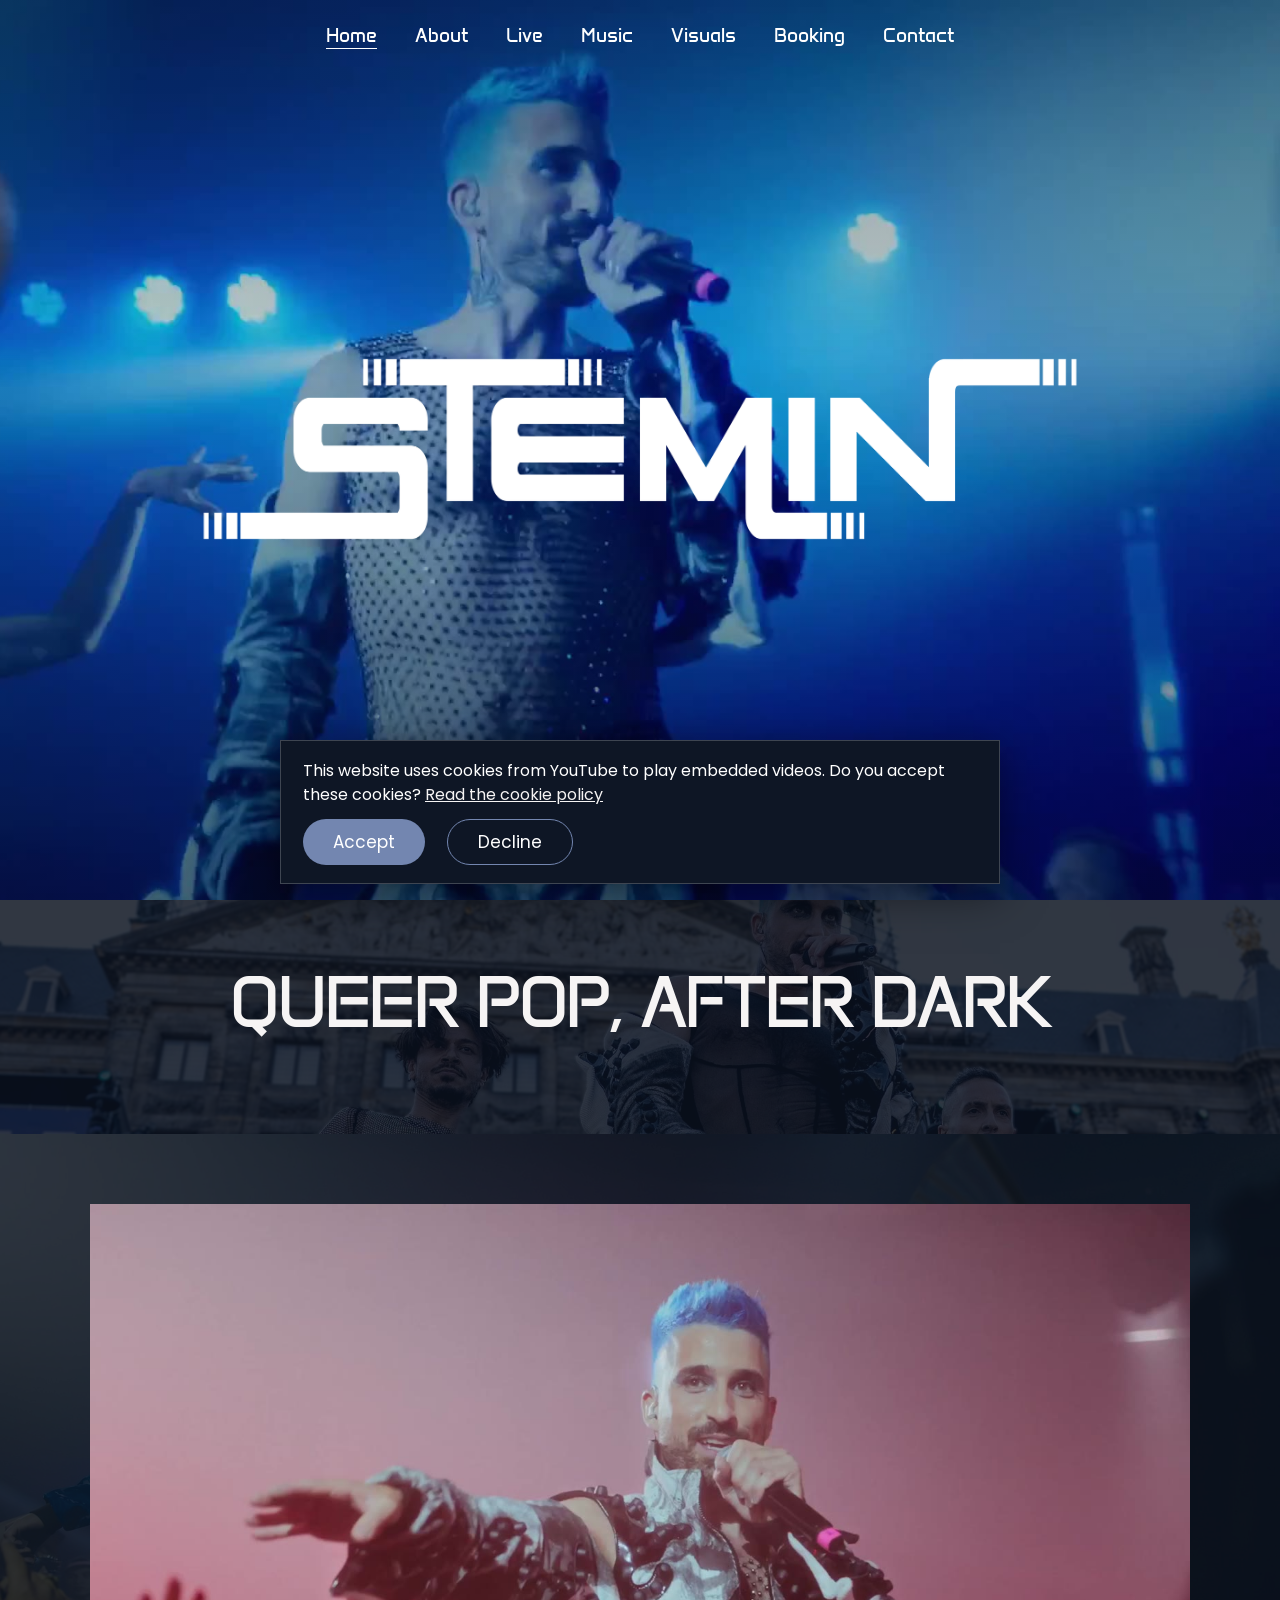
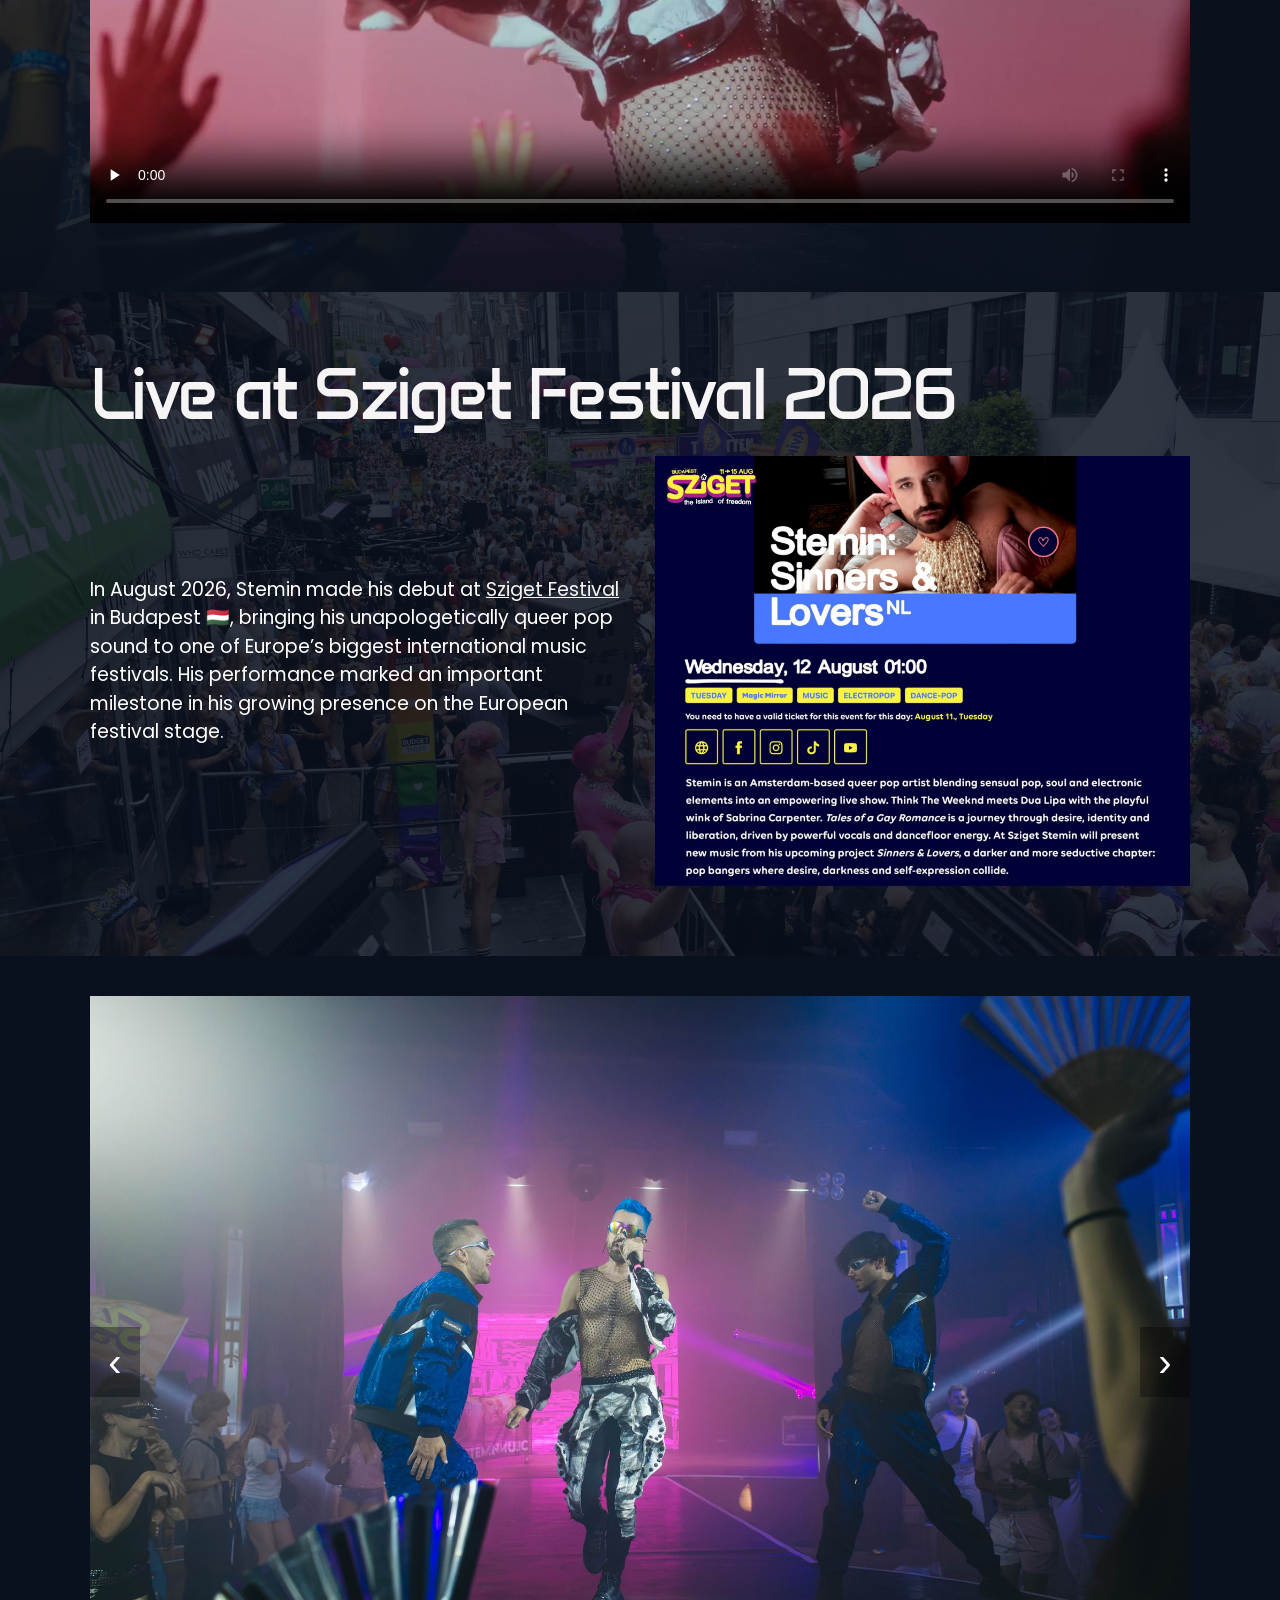
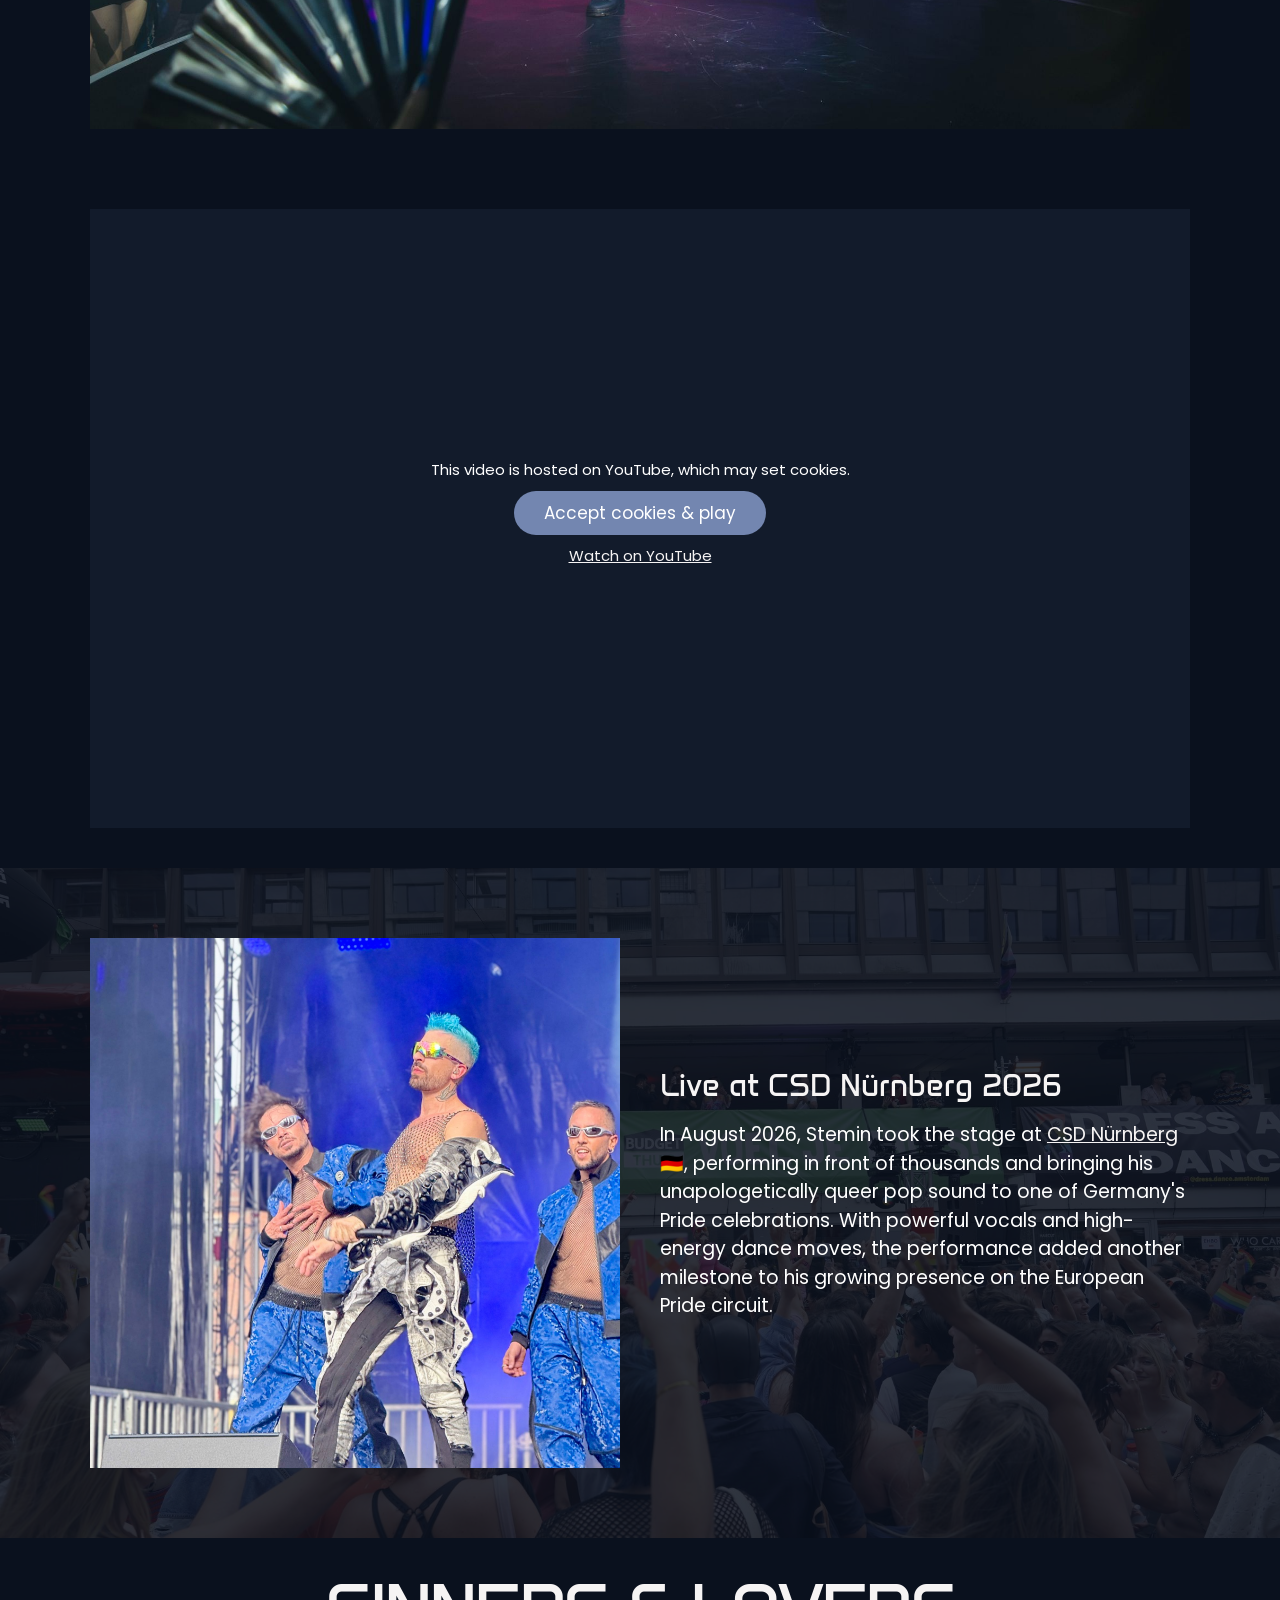
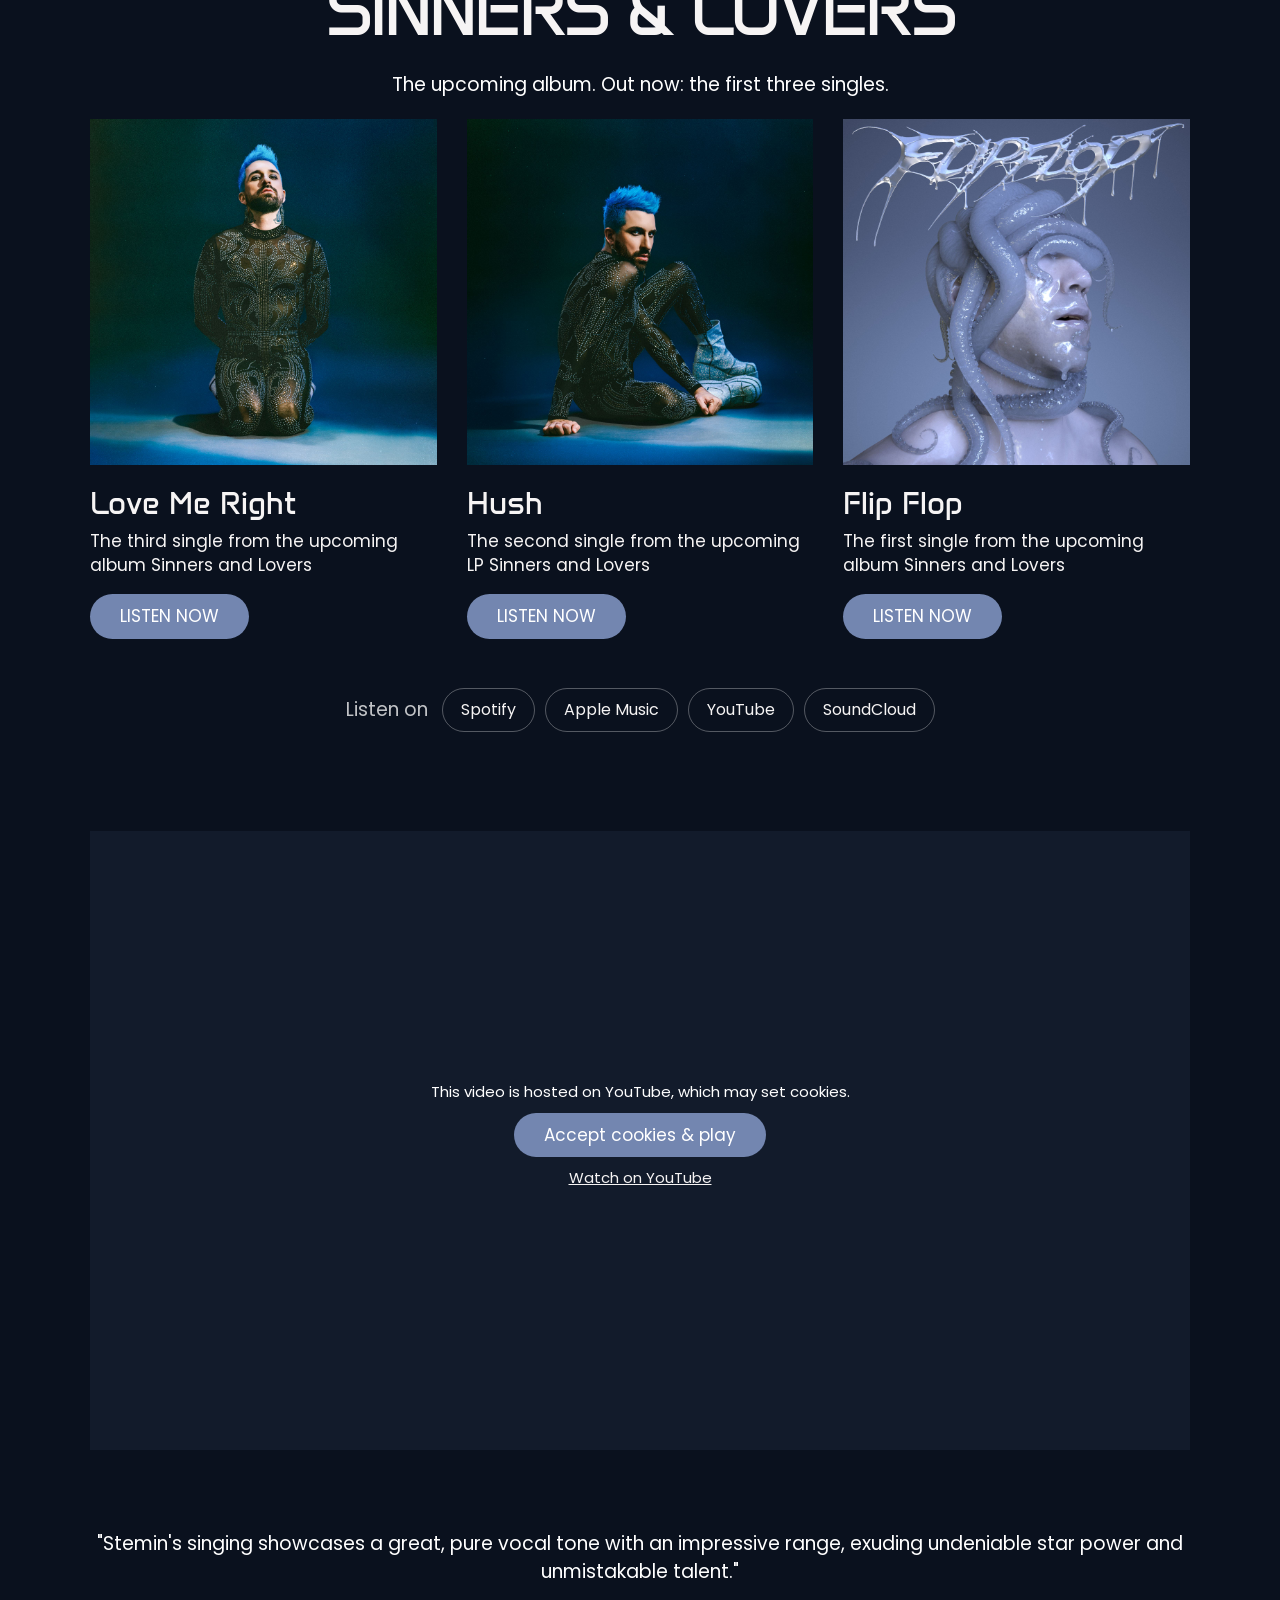
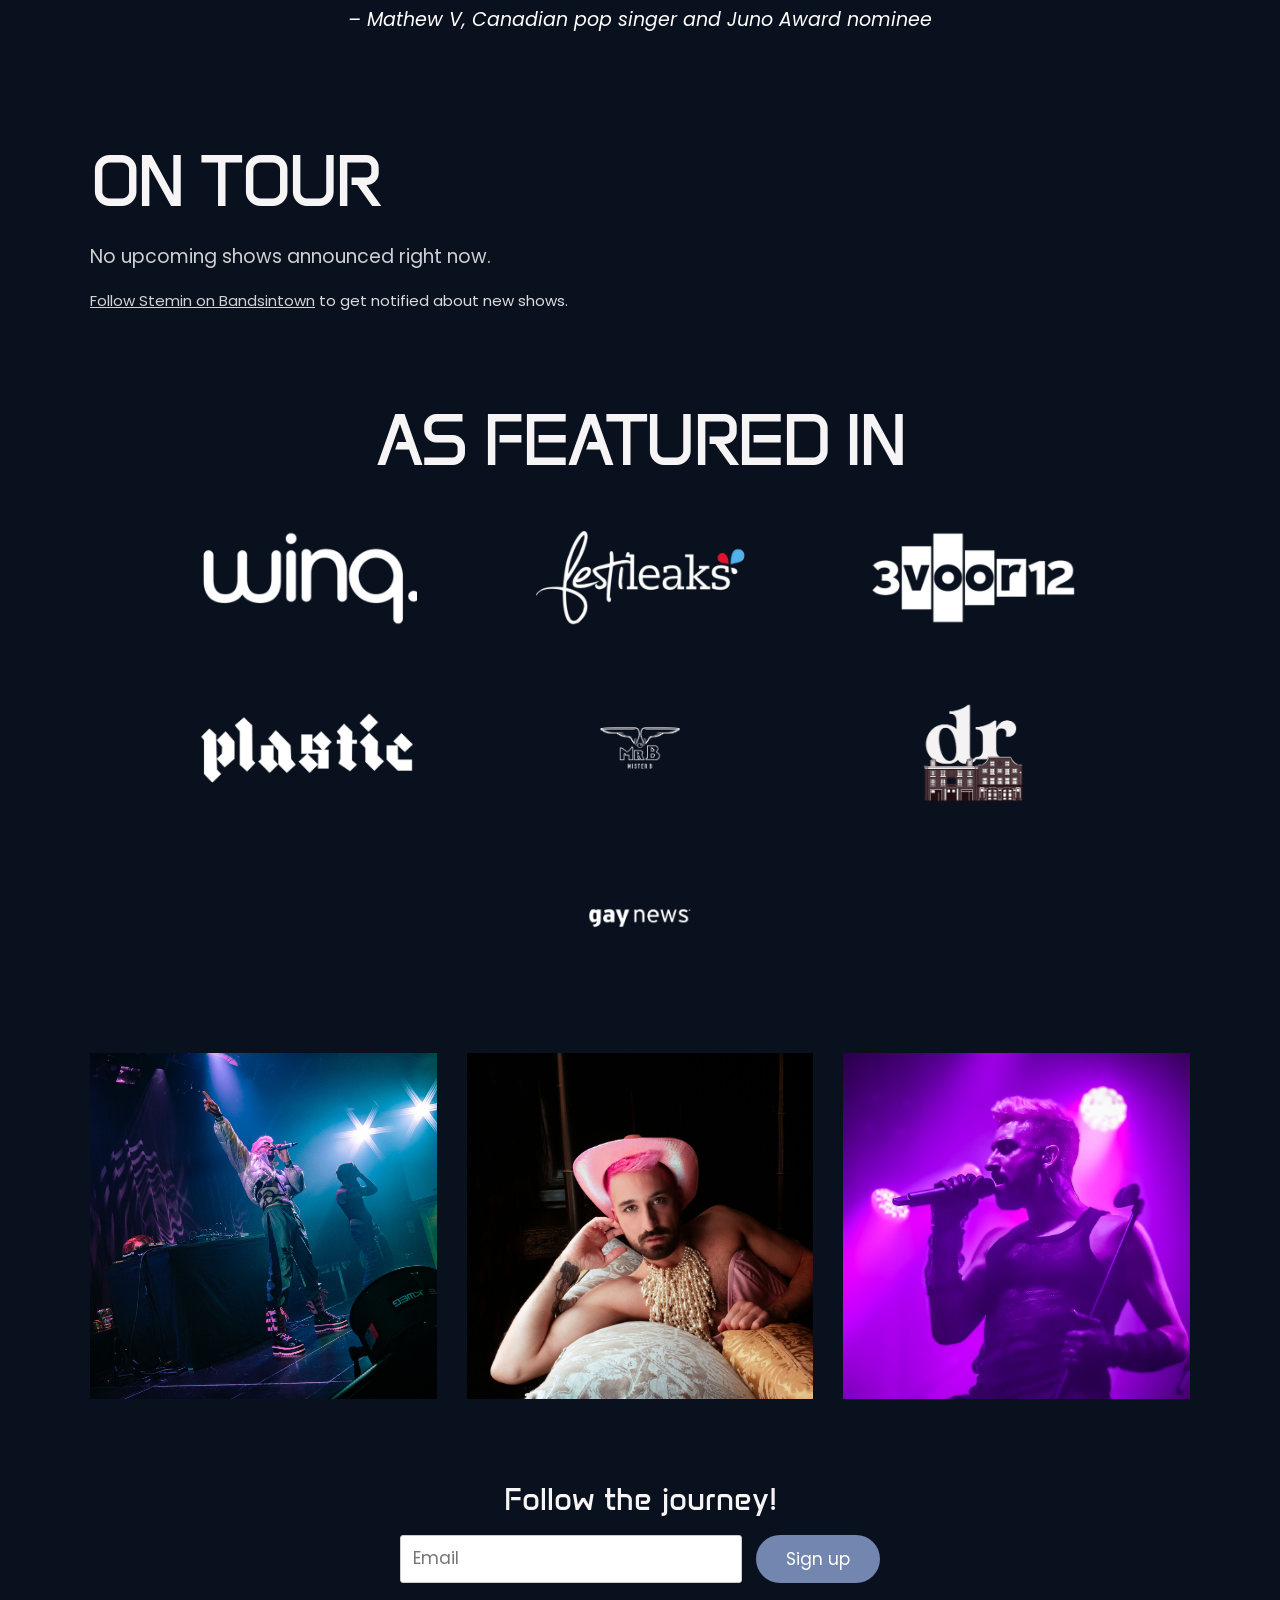
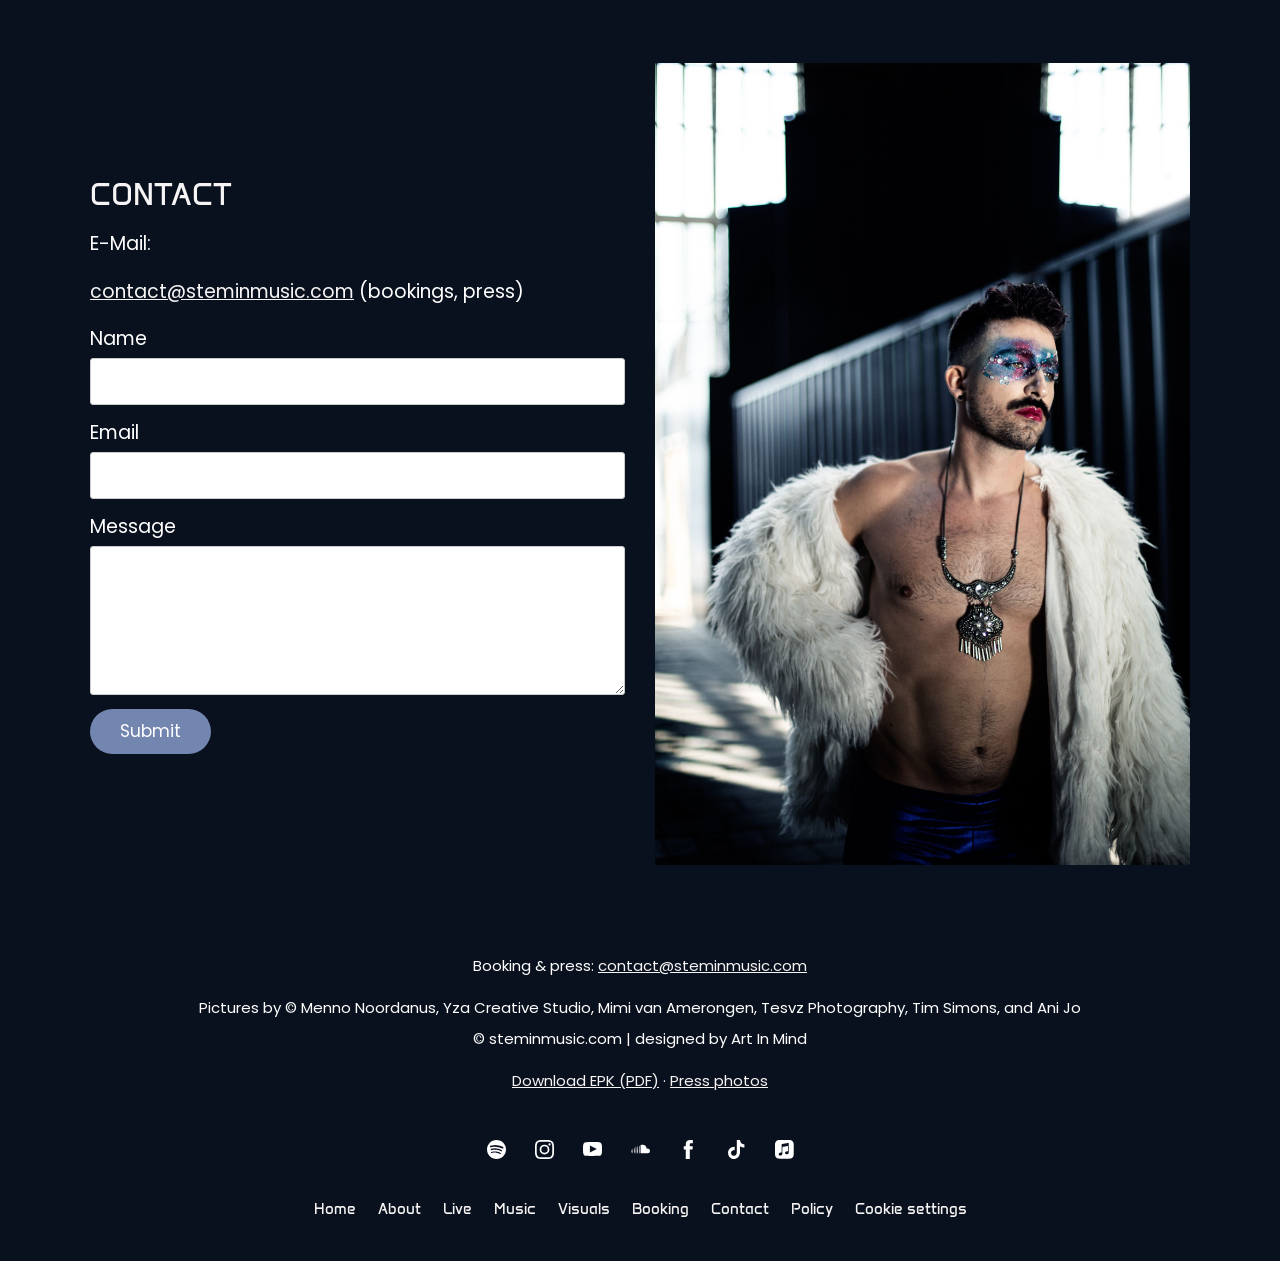
<file: index.html>
<!DOCTYPE html>
<html lang="en">
<head>
<meta charset="utf-8">
<meta name="viewport" content="width=device-width, initial-scale=1">
<title>Stemin | Queer pop artist from Amsterdam | Booking &amp; Press</title>
<meta name="description" content="Stemin is a queer pop artist from Amsterdam. Live at Sziget 2026, WorldPride Amsterdam and CSD Nürnberg. Upcoming album: Sinners &amp; Lovers.">

<link rel="canonical" href="https://steminmusic.com/">
<meta property="og:type" content="website">
<meta property="og:title" content="Stemin | Queer pop artist from Amsterdam | Booking &amp; Press">
<meta property="og:description" content="Stemin is a queer pop artist from Amsterdam. Live at Sziget 2026, WorldPride Amsterdam and CSD Nürnberg. Upcoming album: Sinners &amp; Lovers.">
<meta property="og:url" content="https://steminmusic.com/">
<meta property="og:image" content="https://steminmusic.com/img/og-image.jpg">
<meta property="og:image:width" content="1200">
<meta property="og:image:height" content="630">
<meta property="og:site_name" content="Stemin">
<meta property="og:locale" content="en_GB">
<meta name="twitter:card" content="summary_large_image">
<meta name="twitter:image" content="https://steminmusic.com/img/og-image.jpg">
<script type="application/ld+json">{"@context": "https://schema.org", "@type": "MusicGroup", "name": "Stemin", "url": "https://steminmusic.com/", "image": "https://steminmusic.com/img/og-image.jpg", "logo": "https://steminmusic.com/img/icon-512.png", "description": "Stemin is a queer pop artist from Amsterdam, known for fusing pop, soul and personal storytelling.", "genre": ["Pop", "Queer pop", "Soul"], "email": "contact@steminmusic.com", "foundingLocation": {"@type": "Place", "name": "Amsterdam, Netherlands"}, "sameAs": ["https://open.spotify.com/artist/1zyGoR9jHhPVAwW4OPeCIf?si=YAcBXMqQQqu5lbDR0uVkJg", "https://instagram.com/steminmusic", "https://www.youtube.com/channel/UCnm-_FGDX8ijLJgsgmDUvSA/featured", "https://soundcloud.com/steminmusic", "https://facebook.com/steminmusic", "https://www.tiktok.com/@steminmusic", "https://itunes.apple.com/artist/stemin/1516719726"]}</script>
<link rel="icon" href="img/icon-32.png" type="image/png" sizes="32x32">
<link rel="icon" href="img/icon-512.png" type="image/png" sizes="512x512">
<link rel="apple-touch-icon" href="img/icon-180.png">
<meta name="theme-color" content="#0b1220">
<link rel="preload" href="fonts/anta-latin-400-normal.woff2" as="font" type="font/woff2" crossorigin>
<link rel="stylesheet" href="style.css">
</head>
<body class="page-home">
<header class="page-header landing">
<img class="header-bg" src="video/header-loop-poster.jpg" alt="" fetchpriority="high"><video class="header-bg header-video" autoplay muted loop playsinline preload="auto" poster="video/header-loop-poster.jpg" aria-hidden="true"><source src="video/header-loop-720.mp4" type="video/mp4" media="(max-width: 760px)"><source src="video/header-loop.mp4" type="video/mp4"></video>
<div class="nav-bar">
<button class="menu" aria-label="Menu" aria-expanded="false"><span></span><span></span><span></span></button>
<nav class="nav"><ul><li><a href="./" aria-current=page>Home</a></li><li><a href="about/">About</a></li><li><a href="live/">Live</a></li><li><a href="music/">Music</a></li><li><a href="visuals/">Visuals</a></li><li><a href="booking/">Booking</a></li><li class="has-sub"><a href="contact/">Contact</a><ul><li><a href="policy/">Policy</a></li></ul></li></ul></nav>
</div>
<div class="header-title"><h1 class="logo-wrap"><img class="logo" src="img/stemin-white-long.png" alt="Stemin" width="900" height="300"></h1></div>
<div class="socials"><a href="https://open.spotify.com/artist/1zyGoR9jHhPVAwW4OPeCIf?si=YAcBXMqQQqu5lbDR0uVkJg" target="_blank" rel="noopener" aria-label="Spotify"><svg class="icon" viewbox="0 0 18 18" xmlns="http://www.w3.org/2000/svg"><path d="M9 0c1.242 0 2.414.234 3.516.703a8.832 8.832 0 012.865 1.934 9.3 9.3 0 011.916 2.847A8.885 8.885 0 0118 9a8.797 8.797 0 01-.703 3.48 8.832 8.832 0 01-1.934 2.866 9.185 9.185 0 01-2.883 1.916A8.28 8.28 0 019 18a8.28 8.28 0 01-3.48-.738 9.185 9.185 0 01-2.883-1.916A8.832 8.832 0 01.703 12.48 8.797 8.797 0 010 9c0-1.242.234-2.414.703-3.516a9.146 9.146 0 011.934-2.847A9.036 9.036 0 015.52.703 8.633 8.633 0 019 0zm-.053 10.898c-1.465-.164-3.052-.046-4.763.352a.477.477 0 00-.334.229.518.518 0 00-.053.439c.023.14.1.252.228.334.104.066.218.09.344.073l.096-.02c1.57-.352 3.017-.457 4.342-.317 1.324.14 2.513.54 3.568 1.196.14.07.281.087.422.052a.592.592 0 00.351-.263.528.528 0 00.053-.405.472.472 0 00-.299-.334c-1.172-.726-2.49-1.171-3.955-1.336zm.211-2.9c-1.863-.223-3.615-.088-5.256.404a.576.576 0 00-.369.334.74.74 0 00-.073.411l.02.1a.49.49 0 00.3.403c.175.082.357.1.544.053 1.406-.445 2.947-.568 4.623-.369 1.676.2 3.123.662 4.342 1.389.14.117.305.152.492.105a.78.78 0 00.457-.316.689.689 0 00.07-.528c-.046-.187-.14-.316-.28-.386-1.383-.844-3.007-1.377-4.87-1.6zm.07-3.094a21.718 21.718 0 00-3.146-.017c-1.008.093-1.91.258-2.707.492a.81.81 0 00-.475.404.83.83 0 00-.052.65c.07.188.199.34.386.458a.74.74 0 00.633.07c.68-.211 1.477-.363 2.39-.457a16.95 16.95 0 012.778.017c.961.083 1.899.24 2.813.475a9.645 9.645 0 012.46.984c.212.118.434.153.669.106.234-.047.398-.152.492-.316a.85.85 0 00.088-.65.798.798 0 00-.405-.51 10.987 10.987 0 00-2.777-1.16 16.84 16.84 0 00-3.146-.546z"></path></svg></a><a href="https://instagram.com/steminmusic" target="_blank" rel="noopener" aria-label="Instagram"><svg class="icon" viewbox="0 0 18 18" xmlns="http://www.w3.org/2000/svg"><path d="M6.955 1.628l2.582-.006c1.916.001 2.227.012 3.1.052.877.04 1.354.187 1.67.31.421.163.72.358 1.036.673.27.27.452.529.6.862l.073.173c.113.29.246.715.298 1.46l.03.627c.012.29.02.553.025.917l.01 2.842c-.002 1.915-.013 2.226-.053 3.099-.037.804-.163 1.272-.279 1.588l-.031.083c-.163.42-.358.72-.673 1.035-.315.315-.615.51-1.035.673-.29.113-.715.246-1.46.298l-1.21.05c-.344.007-.761.011-1.428.013l-3.255-.005a37.01 37.01 0 01-1.592-.046c-.877-.04-1.354-.187-1.67-.31a2.788 2.788 0 01-1.036-.673 2.788 2.788 0 01-.673-1.035c-.113-.29-.246-.715-.298-1.46l-.05-1.21a71.292 71.292 0 01-.013-1.428l.005-3.255c.006-.692.02-1.022.046-1.592.04-.877.187-1.354.31-1.67.163-.421.358-.72.673-1.036.315-.315.615-.51 1.035-.673.29-.113.715-.246 1.46-.298l.627-.03c.355-.015.668-.023 1.176-.028zM6.97.006h4.06c.747.007 1.09.021 1.68.048.959.044 1.613.196 2.185.419.592.23 1.094.537 1.594 1.038.5.5.808 1.002 1.038 1.594.198.509.34 1.082.4 1.876l.035.68c.026.62.036 1.093.038 2.574l-.005 2.658c-.006.844-.02 1.192-.05 1.818-.043.958-.195 1.612-.418 2.184a4.412 4.412 0 01-1.038 1.594c-.5.5-1.002.809-1.594 1.039-.509.197-1.082.34-1.876.4l-.795.039c-.53.021-1.003.03-2.193.032l-2.924-.004a39.115 39.115 0 01-1.818-.05c-.958-.043-1.612-.195-2.184-.417a4.412 4.412 0 01-1.594-1.039c-.5-.5-.809-1.002-1.039-1.594-.197-.509-.34-1.082-.4-1.876l-.042-.876C.009 11.575 0 11.027 0 9.527L.006 6.97c.007-.747.021-1.09.048-1.68.044-.959.196-1.613.418-2.185A4.412 4.412 0 011.511 1.51c.5-.5 1.002-.808 1.594-1.038.509-.198 1.082-.34 1.876-.4L5.857.03C6.177.018 6.49.01 6.97.006zm2.048 4.387a4.625 4.625 0 100 9.25 4.625 4.625 0 000-9.25zm0 1.623a3.002 3.002 0 110 6.004 3.002 3.002 0 010-6.004zm4.768-2.909a1.071 1.071 0 100 2.143 1.071 1.071 0 000-2.143z" fill-rule="evenodd"></path></svg></a><a href="https://www.youtube.com/channel/UCnm-_FGDX8ijLJgsgmDUvSA/featured" target="_blank" rel="noopener" aria-label="Youtube"><svg class="icon" viewbox="0 0 18 14" xmlns="http://www.w3.org/2000/svg"><path d="M7.518.011l1.81-.01c.971.004 3.89.03 5.972.173l.355.05c.394.061.95.209 1.445.76.463.478.66 1.426.714 1.746l.017.108s.155 1.378.168 2.816L18 7.241c0 .654-.032 1.31-.068 1.84l-.1 1.172s-.17 1.274-.732 1.853c-.675.753-1.463.753-1.8.811l-.537.033c-2.11.12-4.778.138-5.547.14l-2.132-.03c-1.465-.029-3.372-.076-4.215-.143-.394-.116-1.294-.058-1.969-.81-.43-.444-.63-1.293-.7-1.668l-.031-.186S.014 8.875 0 7.437V5.654l.007-.39c.012-.45.035-.883.06-1.254l.1-1.172S.339 1.564.9.985C1.575.232 2.362.232 2.7.174l.75-.045C4.827.057 6.4.025 7.518.01zm-.973 3.262v6.545l6.546-3.273-6.546-3.272z"></path></svg></a><a href="https://soundcloud.com/steminmusic" target="_blank" rel="noopener" aria-label="Soundcloud"><svg class="icon" viewbox="0 0 18 9" xmlns="http://www.w3.org/2000/svg"><path d="M4.698 1.755c.09 0 .145.036.163.108l.007.062.17 4.132-.17 1.98c0 .114-.057.17-.17.17-.045 0-.127-.072-.157-.13l-.013-.04-.113-1.98.113-4.132c0-.114.057-.17.17-.17zm3.17-.68c.094 0 .189.08.217.17l.01.057.113 4.755-.114 1.924-.009.056c-.028.092-.123.17-.217.17-.17 0-.283-.113-.226-.226l-.114-1.924.114-4.755c0-.113.113-.227.226-.227zm-1.642.567c.095 0 .19.078.218.17l.009.056.17 4.189-.114 1.924-.008.056c-.03.092-.124.17-.218.17s-.189-.078-.25-.203L6 7.924 5.887 6 6 1.868c0-.113.113-.226.226-.226zM10.755 0a4.075 4.075 0 014.075 3.736c.283-.113.566-.17.906-.17 1.302 0 2.264.962 2.264 2.264a2.293 2.293 0 01-2.16 2.316l-.16.005H9.282c-.097 0-.194-.125-.22-.232l-.006-.051V.566c0-.146.041-.208.16-.258l.066-.025C9.736.113 10.245 0 10.755 0zM3.17 2.83c.09 0 .145.036.163.08l.007.033.17 3.114-.17 1.98-.043.042c-.042.04-.085.072-.127.072-.09 0-.145-.036-.163-.08L3 8.038l-.17-1.981L3 2.943c.057-.056.113-.113.17-.113zM1.698 3.906c.045 0 .09 0 .107.058l.006.055.17 2.038-.17 1.98a.122.122 0 01-.113.114c-.045 0-.09-.036-.107-.08l-.006-.033-.17-1.981.17-2.038c0-.057.057-.113.113-.113zm-1.472.396l.029.007a.05.05 0 01.02.017l.008.032.226 1.699-.226 1.641s0 .057-.057.057l-.028-.007a.05.05 0 01-.02-.017L.17 7.698 0 6.057l.17-1.699s0-.056.056-.056z"></path></svg></a><a href="https://facebook.com/steminmusic" target="_blank" rel="noopener" aria-label="Facebook"><svg class="icon" viewbox="0 0 9 18" xmlns="http://www.w3.org/2000/svg"><path d="M1.907 18V8.999H0V5.897h1.907V4.035C1.907 1.505 2.984 0 6.044 0h2.547v3.103H7c-1.191 0-1.27.433-1.27 1.242l-.005 1.552h2.885L8.27 9H5.724V18H1.907z" fill-rule="evenodd"></path></svg></a><a href="https://www.tiktok.com/@steminmusic" target="_blank" rel="noopener" aria-label="Tiktok"><svg class="icon" viewbox="0 0 16 18" xmlns="http://www.w3.org/2000/svg"><path d="M11.281 0c.298 2.554 1.73 4.077 4.219 4.24v2.872c-1.442.14-2.706-.33-4.175-1.215v5.373c0 6.826-7.473 8.96-10.477 4.066-1.93-3.148-.748-8.672 5.444-8.894v3.03a8.99 8.99 0 00-1.437.35c-1.377.465-2.158 1.335-1.94 2.868.417 2.938 5.828 3.808 5.378-1.933V.005h2.988V0z" fill-rule="evenodd"></path></svg></a><a href="https://itunes.apple.com/artist/stemin/1516719726" target="_blank" rel="noopener" aria-label="Apple Music"><svg class="icon" viewbox="0 0 73 73" xmlns="http://www.w3.org/2000/svg"><path class="st0" d="M72,19.94c0-0.72-0.01-1.45-0.03-2.17c-0.04-1.58-0.14-3.17-0.42-4.73c-0.28-1.58-0.75-3.06-1.48-4.5 c-0.72-1.41-1.66-2.71-2.78-3.83c-1.12-1.12-2.42-2.06-3.83-2.78c-1.44-0.73-2.91-1.2-4.49-1.48c-1.56-0.28-3.15-0.37-4.73-0.42 C53.51,0.02,52.78,0.01,52.06,0c-0.86,0-1.72,0-2.58,0H22.52c-0.86,0-1.72,0-2.58,0c-0.72,0-1.45,0.01-2.17,0.03 c-1.58,0.04-3.17,0.14-4.73,0.42C11.46,0.74,9.98,1.2,8.55,1.94C7.13,2.66,5.84,3.6,4.72,4.72S2.65,7.13,1.93,8.55 c-0.73,1.44-1.2,2.91-1.48,4.5c-0.28,1.56-0.37,3.15-0.42,4.73C0.02,18.5,0.01,19.22,0,19.94c0,0.86,0,1.72,0,2.58v26.95 c0,0.86,0,1.72,0,2.58c0,0.72,0.01,1.45,0.03,2.17c0.04,1.58,0.14,3.17,0.42,4.73c0.28,1.58,0.75,3.06,1.48,4.5 c0.72,1.41,1.66,2.71,2.78,3.83s2.42,2.06,3.83,2.78c1.44,0.73,2.91,1.2,4.49,1.48c1.56,0.28,3.15,0.37,4.73,0.42 c0.72,0.02,1.45,0.03,2.17,0.03c0.86,0.01,1.72,0,2.58,0h26.95c0.86,0,1.72,0,2.58,0c0.72,0,1.45-0.01,2.17-0.03 c1.58-0.04,3.17-0.14,4.73-0.42c1.58-0.28,3.06-0.75,4.49-1.48c1.41-0.72,2.71-1.66,3.83-2.78c1.12-1.12,2.06-2.41,2.78-3.83 c0.73-1.44,1.2-2.91,1.48-4.5c0.28-1.56,0.37-3.15,0.42-4.73c0.02-0.72,0.03-1.45,0.03-2.17c0.01-0.86,0-1.72,0-2.58V22.52 C72,21.66,72,20.8,72,19.94z M52.71,46.85c0,0.91-0.01,1.74-0.2,2.65c-0.19,0.89-0.53,1.72-1.05,2.47 c-0.52,0.75-1.19,1.36-1.97,1.82c-0.79,0.47-1.62,0.73-2.5,0.91c-1.66,0.33-2.79,0.41-3.86,0.2c-1.03-0.21-1.9-0.68-2.6-1.32 c-1.03-0.95-1.68-2.23-1.82-3.56c-0.16-1.57,0.36-3.24,1.53-4.48c0.59-0.62,1.34-1.11,2.34-1.5c1.04-0.4,2.19-0.65,3.96-1 c0.47-0.09,0.93-0.19,1.4-0.28c0.61-0.12,1.14-0.28,1.56-0.8c0.43-0.52,0.43-1.16,0.43-1.78V24.32c0-1.21-0.54-1.54-1.7-1.32 c-0.83,0.16-18.62,3.75-18.62,3.75c-1,0.24-1.36,0.57-1.36,1.82v23.23c0,0.91-0.05,1.74-0.24,2.65c-0.19,0.89-0.53,1.72-1.05,2.47 c-0.52,0.75-1.19,1.36-1.97,1.82c-0.79,0.47-1.62,0.74-2.5,0.92c-1.66,0.33-2.79,0.41-3.86,0.2c-1.03-0.21-1.9-0.69-2.6-1.33 c-1.03-0.95-1.63-2.23-1.78-3.56c-0.16-1.57,0.31-3.24,1.49-4.48c0.59-0.62,1.34-1.11,2.34-1.5c1.04-0.4,2.19-0.65,3.96-1 c0.47-0.09,0.93-0.19,1.4-0.28c0.61-0.12,1.14-0.28,1.56-0.8c0.42-0.52,0.47-1.13,0.47-1.75c0-4.92,0-26.78,0-26.78 c0-0.36,0.03-0.6,0.05-0.72c0.09-0.56,0.31-1.05,0.72-1.39c0.34-0.28,0.78-0.48,1.33-0.6l0.01,0L49,11.33 c0.19-0.04,1.73-0.31,1.91-0.33c1.16-0.1,1.81,0.66,1.81,1.89L52.71,46.85L52.71,46.85z"></path></svg></a></div>
</header>
<main id="main">
<section class="sec"><div class="wrap"><div class="next-show-slot" data-next-show></div></div></section>
<section class="sec has-bg"><img class="sec-bg" src="img/20260731-dsc05511.jpg" srcset="img/20260731-dsc05511-800.jpg 800w, img/20260731-dsc05511.jpg 2000w" sizes="(max-width: 760px) 100vw, 1140px" alt="" loading="lazy"><div class="wrap"><h2 class="feature-title center">QUEER POP, AFTER DARK</h2></div></section>
<section class="sec has-bg"><img class="sec-bg" src="img/attila-polyak-2.jpg" srcset="img/attila-polyak-2-800.jpg 800w, img/attila-polyak-2.jpg 2000w" sizes="(max-width: 760px) 100vw, 1140px" alt="" loading="lazy"><div class="wrap"><div class="video selfhosted"><video controls playsinline preload="none" poster="video/sziget-recap-poster.jpg" title="Stemin live at Sziget Festival 2026 – recap"><source src="video/sziget-recap-720.mp4" type="video/mp4" media="(max-width: 760px)"><source src="video/sziget-recap.mp4" type="video/mp4"></video></div></div></section>
<section class="sec has-bg"><img class="sec-bg" src="img/dsc3694.jpg" srcset="img/dsc3694-800.jpg 800w, img/dsc3694.jpg 2000w" sizes="(max-width: 760px) 100vw, 1140px" alt="" loading="lazy"><div class="wrap"><h2 class="feature-title">Live at Sziget Festival 2026</h2><div class="cols half">
<div><p>In August 2026, Stemin made his debut at <a href="https://archive.steminmusic.com/" target="_blank" rel="noopener">Sziget Festival</a> in Budapest 🇭🇺, bringing his unapologetically queer pop sound to one of Europe’s biggest international music festivals. His performance marked an important milestone in his growing presence on the European festival stage.</p></div>
<div><a href="https://archive.steminmusic.com/" target="_blank" rel="noopener"><img src="img/sziget.jpg" srcset="img/sziget-800.jpg 800w, img/sziget.jpg 2000w" sizes="(max-width: 760px) 100vw, 1140px" alt="Stemin live at Sziget Festival 2026" loading="lazy"></a></div>
</div></div></section>
<section class="sec"><div class="wrap"><div class="slideshow"><img src="img/attila-polyak-3.jpg" srcset="img/attila-polyak-3-800.jpg 800w, img/attila-polyak-3.jpg 2000w" sizes="(max-width: 760px) 100vw, 1140px" alt="Copyright ©szigetofficial &amp; ©rockstarphotographers" loading="lazy" class=on><img src="img/attila-polyak-1.jpg" srcset="img/attila-polyak-1-800.jpg 800w, img/attila-polyak-1.jpg 2000w" sizes="(max-width: 760px) 100vw, 1140px" alt="Copyright ©szigetofficial &amp; ©rockstarphotographers" loading="lazy"><img src="img/attila-polyak-4.jpg" srcset="img/attila-polyak-4-800.jpg 800w, img/attila-polyak-4.jpg 2000w" sizes="(max-width: 760px) 100vw, 1140px" alt="Copyright ©szigetofficial &amp; ©rockstarphotographers" loading="lazy"><button class="prev" aria-label="Previous">‹</button><button class="next" aria-label="Next">›</button></div></div></section>
<section class="sec"><div class="wrap"><div class="video" data-yt="-PeA7Ra94b8"><div class="consent-ph"><p>This video is hosted on YouTube, which may set cookies.</p><p><button class="button" data-consent-accept>Accept cookies &amp; play</button></p><p><a href="https://www.youtube.com/watch?v=-PeA7Ra94b8" target="_blank" rel="noopener">Watch on YouTube</a></p></div></div></div></section>
<section class="sec has-bg"><img class="sec-bg" src="img/dsc3607.jpg" srcset="img/dsc3607-800.jpg 800w, img/dsc3607.jpg 2000w" sizes="(max-width: 760px) 100vw, 1140px" alt="" loading="lazy"><div class="wrap"><div class="imgtext">
<div class="media"><img src="img/image15.jpeg" srcset="img/image15-800.jpeg 800w, img/image15.jpeg 2000w" sizes="(max-width: 760px) 100vw, 1140px" alt="Stemin live at CSD Nürnberg 2026" loading="lazy"></div>
<div><h3>Live at CSD Nürnberg 2026</h3>
<p>In August 2026, Stemin took the stage at <a href="https://archive.steminmusic.com/pride-nuernberg-2026/" target="_blank" rel="noopener">CSD Nürnberg</a> 🇩🇪, performing in front of thousands and bringing his unapologetically queer pop sound to one of Germany's Pride celebrations. With powerful vocals and high-energy dance moves, the performance added another milestone to his growing presence on the European Pride circuit.</p></div>
</div></div></section>
<section class="sec"><div class="wrap"><h2 class="feature-title center">SINNERS &amp; LOVERS</h2><p class="center">The upcoming album. Out now: the first three singles.</p><div class="cols thirds singles">
<div class="single"><a href="https://ffm.to/love-me-right" target="_blank" rel="noopener"><img src="img/love-me-right-menno-noordanus.jpg" srcset="img/love-me-right-menno-noordanus-800.jpg 800w, img/love-me-right-menno-noordanus.jpg 2000w" sizes="(max-width: 760px) 100vw, 1140px" alt="Love Me Right cover art" loading="lazy"></a>
<h3>Love Me Right</h3><h4>The third single from the upcoming album Sinners and Lovers</h4><p><a class="button" href="https://ffm.to/love-me-right" target="_blank" rel="noopener">LISTEN NOW</a></p></div>
<div class="single"><a href="https://ffm.to/stemin-hush" target="_blank" rel="noopener"><img src="img/hush-menno-noordanus.jpg" srcset="img/hush-menno-noordanus-800.jpg 800w, img/hush-menno-noordanus.jpg 2000w" sizes="(max-width: 760px) 100vw, 1140px" alt="Hush cover art" loading="lazy"></a>
<h3>Hush</h3><h4>The second single from the upcoming LP Sinners and Lovers</h4><p><a class="button" href="https://ffm.to/stemin-hush" target="_blank" rel="noopener">LISTEN NOW</a></p></div>
<div class="single"><a href="https://ffm.to/flipflop" target="_blank" rel="noopener"><img src="img/flip-flop-single-cover.jpg" srcset="img/flip-flop-single-cover-800.jpg 800w, img/flip-flop-single-cover.jpg 2000w" sizes="(max-width: 760px) 100vw, 1140px" alt="Flip Flop cover art" loading="lazy"></a>
<h3>Flip Flop</h3><h4>The first single from the upcoming album Sinners and Lovers</h4><p><a class="button" href="https://ffm.to/flipflop" target="_blank" rel="noopener">LISTEN NOW</a></p></div>
</div><p class="listen center"><span>Listen on</span> <a href="https://open.spotify.com/artist/1zyGoR9jHhPVAwW4OPeCIf" target="_blank" rel="noopener">Spotify</a> <a href="https://itunes.apple.com/artist/stemin/1516719726" target="_blank" rel="noopener">Apple Music</a> <a href="https://www.youtube.com/channel/UCnm-_FGDX8ijLJgsgmDUvSA/featured" target="_blank" rel="noopener">YouTube</a> <a href="https://soundcloud.com/steminmusic" target="_blank" rel="noopener">SoundCloud</a></p></div></section>
<section class="sec"><div class="wrap"><div class="video" data-yt="FF9Pcoi12F8"><div class="consent-ph"><p>This video is hosted on YouTube, which may set cookies.</p><p><button class="button" data-consent-accept>Accept cookies &amp; play</button></p><p><a href="https://www.youtube.com/watch?v=FF9Pcoi12F8" target="_blank" rel="noopener">Watch on YouTube</a></p></div></div></div></section>
<section class="sec"><div class="wrap"><p class="center">"Stemin's singing showcases a great, pure vocal tone with an impressive range, exuding undeniable star power and unmistakable talent."</p>
<p class="center"><em>– Mathew V, Canadian pop singer and Juno Award nominee</em></p>
<h2 class="feature-title mt-l">ON TOUR</h2>
<div class="shows-list" data-shows>
<p class="shows-empty">Loading shows…</p>
</div>
<p class="shows-follow"><a href="https://www.bandsintown.com/a/stemin" target="_blank" rel="noopener">Follow Stemin on Bandsintown</a> to get notified about new shows.</p></div></section>
<section class="sec"><div class="wrap"><h2 class="feature-title center">AS FEATURED IN</h2>
<div class="logos">
<a href="https://archive.steminmusic.com/WINQ-2/" target="_blank" rel="noopener"><img src="img/1.png" alt="WINQ" loading="lazy"></a>
<a href="https://archive.steminmusic.com/Festileaks/" target="_blank" rel="noopener"><img src="img/2.png" alt="Festileaks" loading="lazy"></a>
<a href="https://archive.steminmusic.com/3voor12/" target="_blank" rel="noopener"><img src="img/3.png" alt="3voor12" loading="lazy"></a>
<a href="https://archive.steminmusic.com/Plasticmag/" target="_blank" rel="noopener"><img src="img/4.png" alt="Plastic Magazine" loading="lazy"></a>
<a href="https://archive.steminmusic.com/Mister%20Wings%20B/" target="_blank" rel="noopener"><img src="img/6.png" alt="Mister Wings B" loading="lazy"></a>
<a href="https://archive.steminmusic.com/De%20Regulist/" target="_blank" rel="noopener"><img src="img/5.png" alt="De Regulist" loading="lazy"></a>
<a href="https://archive.steminmusic.com/GAY-NEWS/" target="_blank" rel="noopener"><img src="img/logos-7.png" alt="Gay News" loading="lazy"></a>
</div></div></section>
<section class="sec"><div class="wrap"><div class="cols thirds photos">
<div><img src="img/stemin-yzacreativestudio-15.jpg" srcset="img/stemin-yzacreativestudio-15-800.jpg 800w, img/stemin-yzacreativestudio-15.jpg 2000w" sizes="(max-width: 760px) 100vw, 1140px" alt="Stemin" loading="lazy"></div>
<div><img src="img/home-p3100055-1.jpg" srcset="img/home-p3100055-1-800.jpg 800w, img/home-p3100055-1.jpg 2000w" sizes="(max-width: 760px) 100vw, 1140px" alt="Stemin" loading="lazy"></div>
<div><img src="img/stemin-album-release-15.jpeg" srcset="img/stemin-album-release-15-800.jpeg 800w, img/stemin-album-release-15.jpeg 2000w" sizes="(max-width: 760px) 100vw, 1140px" alt="Stemin" loading="lazy"></div>
</div></div></section>
<section class="sec"><div class="wrap"><div class="center"><h3>Follow the journey!</h3><form class="form signup" method="POST" action="https://api.web3forms.com/submit">
<input type="hidden" name="access_key" value="655402a6-4e9c-4b28-8407-28db301b1a16"><input type="hidden" name="subject" value="New newsletter sign-up (steminmusic.com)"><input type="hidden" name="from_name" value="steminmusic.com"><input type="hidden" name="redirect" value="https://steminmusic.com/thanks/"><input type="checkbox" name="botcheck" class="sr" tabindex="-1" autocomplete="off">
<label class="sr" for="nl-email">Email</label>
<input id="nl-email" type="email" name="email" placeholder="Email" required>
<button class="button" type="submit">Sign up</button>
</form></div></div></section>
<section class="sec"><div class="wrap"><div class="cols half"><div><h2>CONTACT</h2>
<p>E-Mail:</p>
<p><a href="mailto:contact@steminmusic.com">contact@steminmusic.com</a> (bookings, press)</p>
<form class="form contact" method="POST" action="https://api.web3forms.com/submit">
<input type="hidden" name="access_key" value="655402a6-4e9c-4b28-8407-28db301b1a16"><input type="hidden" name="subject" value="New message via steminmusic.com"><input type="hidden" name="from_name" value="steminmusic.com"><input type="hidden" name="redirect" value="https://steminmusic.com/thanks/"><input type="checkbox" name="botcheck" class="sr" tabindex="-1" autocomplete="off">
<label>Name<input type="text" name="name" required></label>
<label>Email<input type="email" name="email" required></label>
<label>Message<textarea name="message" rows="5" required></textarea></label>
<button class="button" type="submit">Submit</button>
</form></div>
<div><img src="img/anisa-xhomaqi-21.jpg" srcset="img/anisa-xhomaqi-21-800.jpg 800w, img/anisa-xhomaqi-21.jpg 2000w" sizes="(max-width: 760px) 100vw, 1140px" alt="Stemin" loading="lazy"></div></div></div></section>
</main>
<footer class="page-footer">
<div class="wrap">
<p class="center">Booking &amp; press: <a href="mailto:contact@steminmusic.com">contact@steminmusic.com</a></p>
<p class="center">Pictures by © Menno Noordanus, Yza Creative Studio, Mimi van Amerongen, Tesvz Photography, Tim Simons, and Ani Jo</p>
<p class="center">© steminmusic.com | designed by Art In Mind</p>
<p class="center"><a href="https://drive.google.com/drive/folders/1B-3PsPf7jAhnRnCJGpX_uzkBK9g3aQ9h?usp=sharing" target="_blank" rel="noopener">Download EPK (PDF)</a> · <a href="press/">Press photos</a></p>
<div class="socials"><a href="https://open.spotify.com/artist/1zyGoR9jHhPVAwW4OPeCIf?si=YAcBXMqQQqu5lbDR0uVkJg" target="_blank" rel="noopener" aria-label="Spotify"><svg class="icon" viewbox="0 0 18 18" xmlns="http://www.w3.org/2000/svg"><path d="M9 0c1.242 0 2.414.234 3.516.703a8.832 8.832 0 012.865 1.934 9.3 9.3 0 011.916 2.847A8.885 8.885 0 0118 9a8.797 8.797 0 01-.703 3.48 8.832 8.832 0 01-1.934 2.866 9.185 9.185 0 01-2.883 1.916A8.28 8.28 0 019 18a8.28 8.28 0 01-3.48-.738 9.185 9.185 0 01-2.883-1.916A8.832 8.832 0 01.703 12.48 8.797 8.797 0 010 9c0-1.242.234-2.414.703-3.516a9.146 9.146 0 011.934-2.847A9.036 9.036 0 015.52.703 8.633 8.633 0 019 0zm-.053 10.898c-1.465-.164-3.052-.046-4.763.352a.477.477 0 00-.334.229.518.518 0 00-.053.439c.023.14.1.252.228.334.104.066.218.09.344.073l.096-.02c1.57-.352 3.017-.457 4.342-.317 1.324.14 2.513.54 3.568 1.196.14.07.281.087.422.052a.592.592 0 00.351-.263.528.528 0 00.053-.405.472.472 0 00-.299-.334c-1.172-.726-2.49-1.171-3.955-1.336zm.211-2.9c-1.863-.223-3.615-.088-5.256.404a.576.576 0 00-.369.334.74.74 0 00-.073.411l.02.1a.49.49 0 00.3.403c.175.082.357.1.544.053 1.406-.445 2.947-.568 4.623-.369 1.676.2 3.123.662 4.342 1.389.14.117.305.152.492.105a.78.78 0 00.457-.316.689.689 0 00.07-.528c-.046-.187-.14-.316-.28-.386-1.383-.844-3.007-1.377-4.87-1.6zm.07-3.094a21.718 21.718 0 00-3.146-.017c-1.008.093-1.91.258-2.707.492a.81.81 0 00-.475.404.83.83 0 00-.052.65c.07.188.199.34.386.458a.74.74 0 00.633.07c.68-.211 1.477-.363 2.39-.457a16.95 16.95 0 012.778.017c.961.083 1.899.24 2.813.475a9.645 9.645 0 012.46.984c.212.118.434.153.669.106.234-.047.398-.152.492-.316a.85.85 0 00.088-.65.798.798 0 00-.405-.51 10.987 10.987 0 00-2.777-1.16 16.84 16.84 0 00-3.146-.546z"></path></svg></a><a href="https://instagram.com/steminmusic" target="_blank" rel="noopener" aria-label="Instagram"><svg class="icon" viewbox="0 0 18 18" xmlns="http://www.w3.org/2000/svg"><path d="M6.955 1.628l2.582-.006c1.916.001 2.227.012 3.1.052.877.04 1.354.187 1.67.31.421.163.72.358 1.036.673.27.27.452.529.6.862l.073.173c.113.29.246.715.298 1.46l.03.627c.012.29.02.553.025.917l.01 2.842c-.002 1.915-.013 2.226-.053 3.099-.037.804-.163 1.272-.279 1.588l-.031.083c-.163.42-.358.72-.673 1.035-.315.315-.615.51-1.035.673-.29.113-.715.246-1.46.298l-1.21.05c-.344.007-.761.011-1.428.013l-3.255-.005a37.01 37.01 0 01-1.592-.046c-.877-.04-1.354-.187-1.67-.31a2.788 2.788 0 01-1.036-.673 2.788 2.788 0 01-.673-1.035c-.113-.29-.246-.715-.298-1.46l-.05-1.21a71.292 71.292 0 01-.013-1.428l.005-3.255c.006-.692.02-1.022.046-1.592.04-.877.187-1.354.31-1.67.163-.421.358-.72.673-1.036.315-.315.615-.51 1.035-.673.29-.113.715-.246 1.46-.298l.627-.03c.355-.015.668-.023 1.176-.028zM6.97.006h4.06c.747.007 1.09.021 1.68.048.959.044 1.613.196 2.185.419.592.23 1.094.537 1.594 1.038.5.5.808 1.002 1.038 1.594.198.509.34 1.082.4 1.876l.035.68c.026.62.036 1.093.038 2.574l-.005 2.658c-.006.844-.02 1.192-.05 1.818-.043.958-.195 1.612-.418 2.184a4.412 4.412 0 01-1.038 1.594c-.5.5-1.002.809-1.594 1.039-.509.197-1.082.34-1.876.4l-.795.039c-.53.021-1.003.03-2.193.032l-2.924-.004a39.115 39.115 0 01-1.818-.05c-.958-.043-1.612-.195-2.184-.417a4.412 4.412 0 01-1.594-1.039c-.5-.5-.809-1.002-1.039-1.594-.197-.509-.34-1.082-.4-1.876l-.042-.876C.009 11.575 0 11.027 0 9.527L.006 6.97c.007-.747.021-1.09.048-1.68.044-.959.196-1.613.418-2.185A4.412 4.412 0 011.511 1.51c.5-.5 1.002-.808 1.594-1.038.509-.198 1.082-.34 1.876-.4L5.857.03C6.177.018 6.49.01 6.97.006zm2.048 4.387a4.625 4.625 0 100 9.25 4.625 4.625 0 000-9.25zm0 1.623a3.002 3.002 0 110 6.004 3.002 3.002 0 010-6.004zm4.768-2.909a1.071 1.071 0 100 2.143 1.071 1.071 0 000-2.143z" fill-rule="evenodd"></path></svg></a><a href="https://www.youtube.com/channel/UCnm-_FGDX8ijLJgsgmDUvSA/featured" target="_blank" rel="noopener" aria-label="Youtube"><svg class="icon" viewbox="0 0 18 14" xmlns="http://www.w3.org/2000/svg"><path d="M7.518.011l1.81-.01c.971.004 3.89.03 5.972.173l.355.05c.394.061.95.209 1.445.76.463.478.66 1.426.714 1.746l.017.108s.155 1.378.168 2.816L18 7.241c0 .654-.032 1.31-.068 1.84l-.1 1.172s-.17 1.274-.732 1.853c-.675.753-1.463.753-1.8.811l-.537.033c-2.11.12-4.778.138-5.547.14l-2.132-.03c-1.465-.029-3.372-.076-4.215-.143-.394-.116-1.294-.058-1.969-.81-.43-.444-.63-1.293-.7-1.668l-.031-.186S.014 8.875 0 7.437V5.654l.007-.39c.012-.45.035-.883.06-1.254l.1-1.172S.339 1.564.9.985C1.575.232 2.362.232 2.7.174l.75-.045C4.827.057 6.4.025 7.518.01zm-.973 3.262v6.545l6.546-3.273-6.546-3.272z"></path></svg></a><a href="https://soundcloud.com/steminmusic" target="_blank" rel="noopener" aria-label="Soundcloud"><svg class="icon" viewbox="0 0 18 9" xmlns="http://www.w3.org/2000/svg"><path d="M4.698 1.755c.09 0 .145.036.163.108l.007.062.17 4.132-.17 1.98c0 .114-.057.17-.17.17-.045 0-.127-.072-.157-.13l-.013-.04-.113-1.98.113-4.132c0-.114.057-.17.17-.17zm3.17-.68c.094 0 .189.08.217.17l.01.057.113 4.755-.114 1.924-.009.056c-.028.092-.123.17-.217.17-.17 0-.283-.113-.226-.226l-.114-1.924.114-4.755c0-.113.113-.227.226-.227zm-1.642.567c.095 0 .19.078.218.17l.009.056.17 4.189-.114 1.924-.008.056c-.03.092-.124.17-.218.17s-.189-.078-.25-.203L6 7.924 5.887 6 6 1.868c0-.113.113-.226.226-.226zM10.755 0a4.075 4.075 0 014.075 3.736c.283-.113.566-.17.906-.17 1.302 0 2.264.962 2.264 2.264a2.293 2.293 0 01-2.16 2.316l-.16.005H9.282c-.097 0-.194-.125-.22-.232l-.006-.051V.566c0-.146.041-.208.16-.258l.066-.025C9.736.113 10.245 0 10.755 0zM3.17 2.83c.09 0 .145.036.163.08l.007.033.17 3.114-.17 1.98-.043.042c-.042.04-.085.072-.127.072-.09 0-.145-.036-.163-.08L3 8.038l-.17-1.981L3 2.943c.057-.056.113-.113.17-.113zM1.698 3.906c.045 0 .09 0 .107.058l.006.055.17 2.038-.17 1.98a.122.122 0 01-.113.114c-.045 0-.09-.036-.107-.08l-.006-.033-.17-1.981.17-2.038c0-.057.057-.113.113-.113zm-1.472.396l.029.007a.05.05 0 01.02.017l.008.032.226 1.699-.226 1.641s0 .057-.057.057l-.028-.007a.05.05 0 01-.02-.017L.17 7.698 0 6.057l.17-1.699s0-.056.056-.056z"></path></svg></a><a href="https://facebook.com/steminmusic" target="_blank" rel="noopener" aria-label="Facebook"><svg class="icon" viewbox="0 0 9 18" xmlns="http://www.w3.org/2000/svg"><path d="M1.907 18V8.999H0V5.897h1.907V4.035C1.907 1.505 2.984 0 6.044 0h2.547v3.103H7c-1.191 0-1.27.433-1.27 1.242l-.005 1.552h2.885L8.27 9H5.724V18H1.907z" fill-rule="evenodd"></path></svg></a><a href="https://www.tiktok.com/@steminmusic" target="_blank" rel="noopener" aria-label="Tiktok"><svg class="icon" viewbox="0 0 16 18" xmlns="http://www.w3.org/2000/svg"><path d="M11.281 0c.298 2.554 1.73 4.077 4.219 4.24v2.872c-1.442.14-2.706-.33-4.175-1.215v5.373c0 6.826-7.473 8.96-10.477 4.066-1.93-3.148-.748-8.672 5.444-8.894v3.03a8.99 8.99 0 00-1.437.35c-1.377.465-2.158 1.335-1.94 2.868.417 2.938 5.828 3.808 5.378-1.933V.005h2.988V0z" fill-rule="evenodd"></path></svg></a><a href="https://itunes.apple.com/artist/stemin/1516719726" target="_blank" rel="noopener" aria-label="Apple Music"><svg class="icon" viewbox="0 0 73 73" xmlns="http://www.w3.org/2000/svg"><path class="st0" d="M72,19.94c0-0.72-0.01-1.45-0.03-2.17c-0.04-1.58-0.14-3.17-0.42-4.73c-0.28-1.58-0.75-3.06-1.48-4.5 c-0.72-1.41-1.66-2.71-2.78-3.83c-1.12-1.12-2.42-2.06-3.83-2.78c-1.44-0.73-2.91-1.2-4.49-1.48c-1.56-0.28-3.15-0.37-4.73-0.42 C53.51,0.02,52.78,0.01,52.06,0c-0.86,0-1.72,0-2.58,0H22.52c-0.86,0-1.72,0-2.58,0c-0.72,0-1.45,0.01-2.17,0.03 c-1.58,0.04-3.17,0.14-4.73,0.42C11.46,0.74,9.98,1.2,8.55,1.94C7.13,2.66,5.84,3.6,4.72,4.72S2.65,7.13,1.93,8.55 c-0.73,1.44-1.2,2.91-1.48,4.5c-0.28,1.56-0.37,3.15-0.42,4.73C0.02,18.5,0.01,19.22,0,19.94c0,0.86,0,1.72,0,2.58v26.95 c0,0.86,0,1.72,0,2.58c0,0.72,0.01,1.45,0.03,2.17c0.04,1.58,0.14,3.17,0.42,4.73c0.28,1.58,0.75,3.06,1.48,4.5 c0.72,1.41,1.66,2.71,2.78,3.83s2.42,2.06,3.83,2.78c1.44,0.73,2.91,1.2,4.49,1.48c1.56,0.28,3.15,0.37,4.73,0.42 c0.72,0.02,1.45,0.03,2.17,0.03c0.86,0.01,1.72,0,2.58,0h26.95c0.86,0,1.72,0,2.58,0c0.72,0,1.45-0.01,2.17-0.03 c1.58-0.04,3.17-0.14,4.73-0.42c1.58-0.28,3.06-0.75,4.49-1.48c1.41-0.72,2.71-1.66,3.83-2.78c1.12-1.12,2.06-2.41,2.78-3.83 c0.73-1.44,1.2-2.91,1.48-4.5c0.28-1.56,0.37-3.15,0.42-4.73c0.02-0.72,0.03-1.45,0.03-2.17c0.01-0.86,0-1.72,0-2.58V22.52 C72,21.66,72,20.8,72,19.94z M52.71,46.85c0,0.91-0.01,1.74-0.2,2.65c-0.19,0.89-0.53,1.72-1.05,2.47 c-0.52,0.75-1.19,1.36-1.97,1.82c-0.79,0.47-1.62,0.73-2.5,0.91c-1.66,0.33-2.79,0.41-3.86,0.2c-1.03-0.21-1.9-0.68-2.6-1.32 c-1.03-0.95-1.68-2.23-1.82-3.56c-0.16-1.57,0.36-3.24,1.53-4.48c0.59-0.62,1.34-1.11,2.34-1.5c1.04-0.4,2.19-0.65,3.96-1 c0.47-0.09,0.93-0.19,1.4-0.28c0.61-0.12,1.14-0.28,1.56-0.8c0.43-0.52,0.43-1.16,0.43-1.78V24.32c0-1.21-0.54-1.54-1.7-1.32 c-0.83,0.16-18.62,3.75-18.62,3.75c-1,0.24-1.36,0.57-1.36,1.82v23.23c0,0.91-0.05,1.74-0.24,2.65c-0.19,0.89-0.53,1.72-1.05,2.47 c-0.52,0.75-1.19,1.36-1.97,1.82c-0.79,0.47-1.62,0.74-2.5,0.92c-1.66,0.33-2.79,0.41-3.86,0.2c-1.03-0.21-1.9-0.69-2.6-1.33 c-1.03-0.95-1.63-2.23-1.78-3.56c-0.16-1.57,0.31-3.24,1.49-4.48c0.59-0.62,1.34-1.11,2.34-1.5c1.04-0.4,2.19-0.65,3.96-1 c0.47-0.09,0.93-0.19,1.4-0.28c0.61-0.12,1.14-0.28,1.56-0.8c0.42-0.52,0.47-1.13,0.47-1.75c0-4.92,0-26.78,0-26.78 c0-0.36,0.03-0.6,0.05-0.72c0.09-0.56,0.31-1.05,0.72-1.39c0.34-0.28,0.78-0.48,1.33-0.6l0.01,0L49,11.33 c0.19-0.04,1.73-0.31,1.91-0.33c1.16-0.1,1.81,0.66,1.81,1.89L52.71,46.85L52.71,46.85z"></path></svg></a></div>
<nav class="footer-nav"><a href="./">Home</a><a href="about/">About</a><a href="live/">Live</a><a href="music/">Music</a><a href="visuals/">Visuals</a><a href="booking/">Booking</a><a href="contact/">Contact</a><a href="policy/">Policy</a><a href="#" data-consent-open>Cookie settings</a></nav>
</div>
</footer>
<div class="cookie-banner" role="dialog" aria-label="Cookie consent" hidden>
<p>This website uses cookies from YouTube to play embedded videos. Do you accept these cookies? <a href="policy/">Read the cookie policy</a></p>
<div class="cookie-actions"><button class="button" data-consent-accept>Accept</button><button class="button outline" data-consent-decline>Decline</button></div>
</div>
<div class="lightbox" hidden><button aria-label="Close">×</button><img alt=""></div>
<script src="main.js" defer></script>
</body>
</html>
</file>
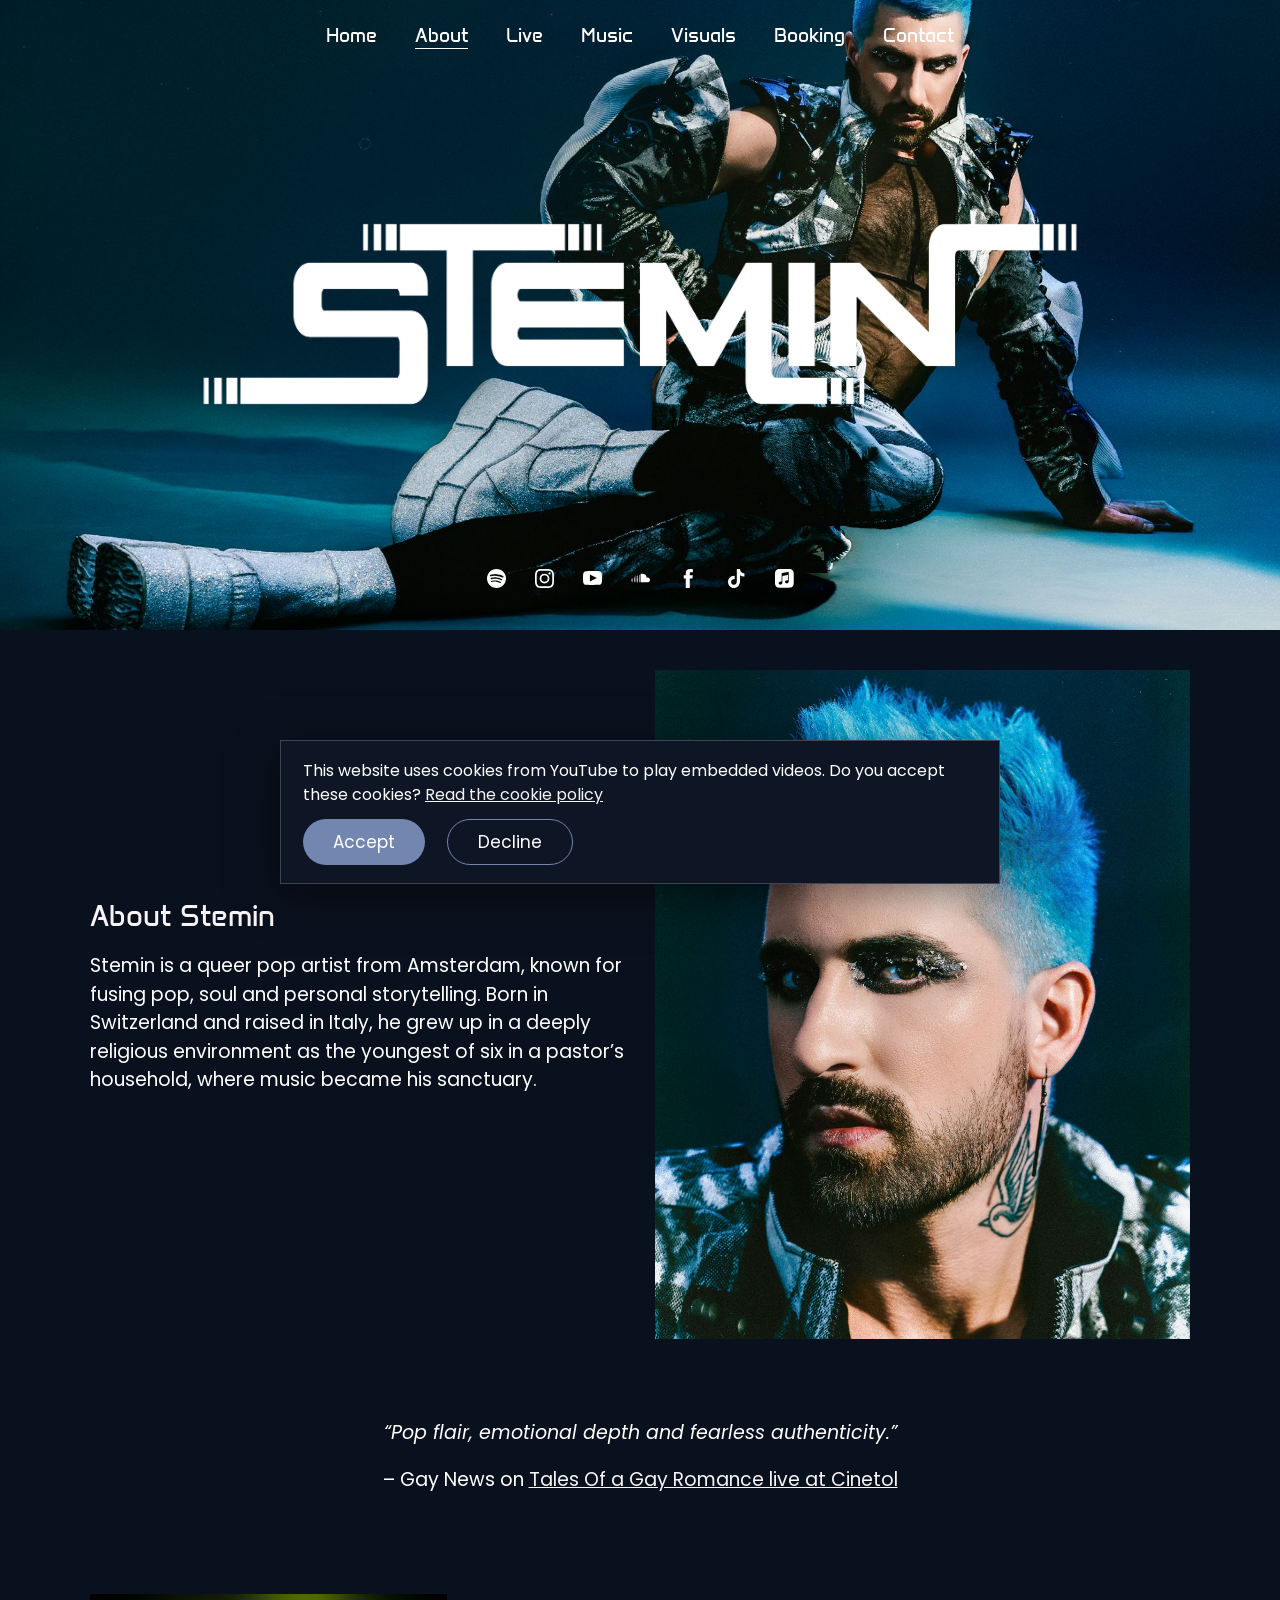
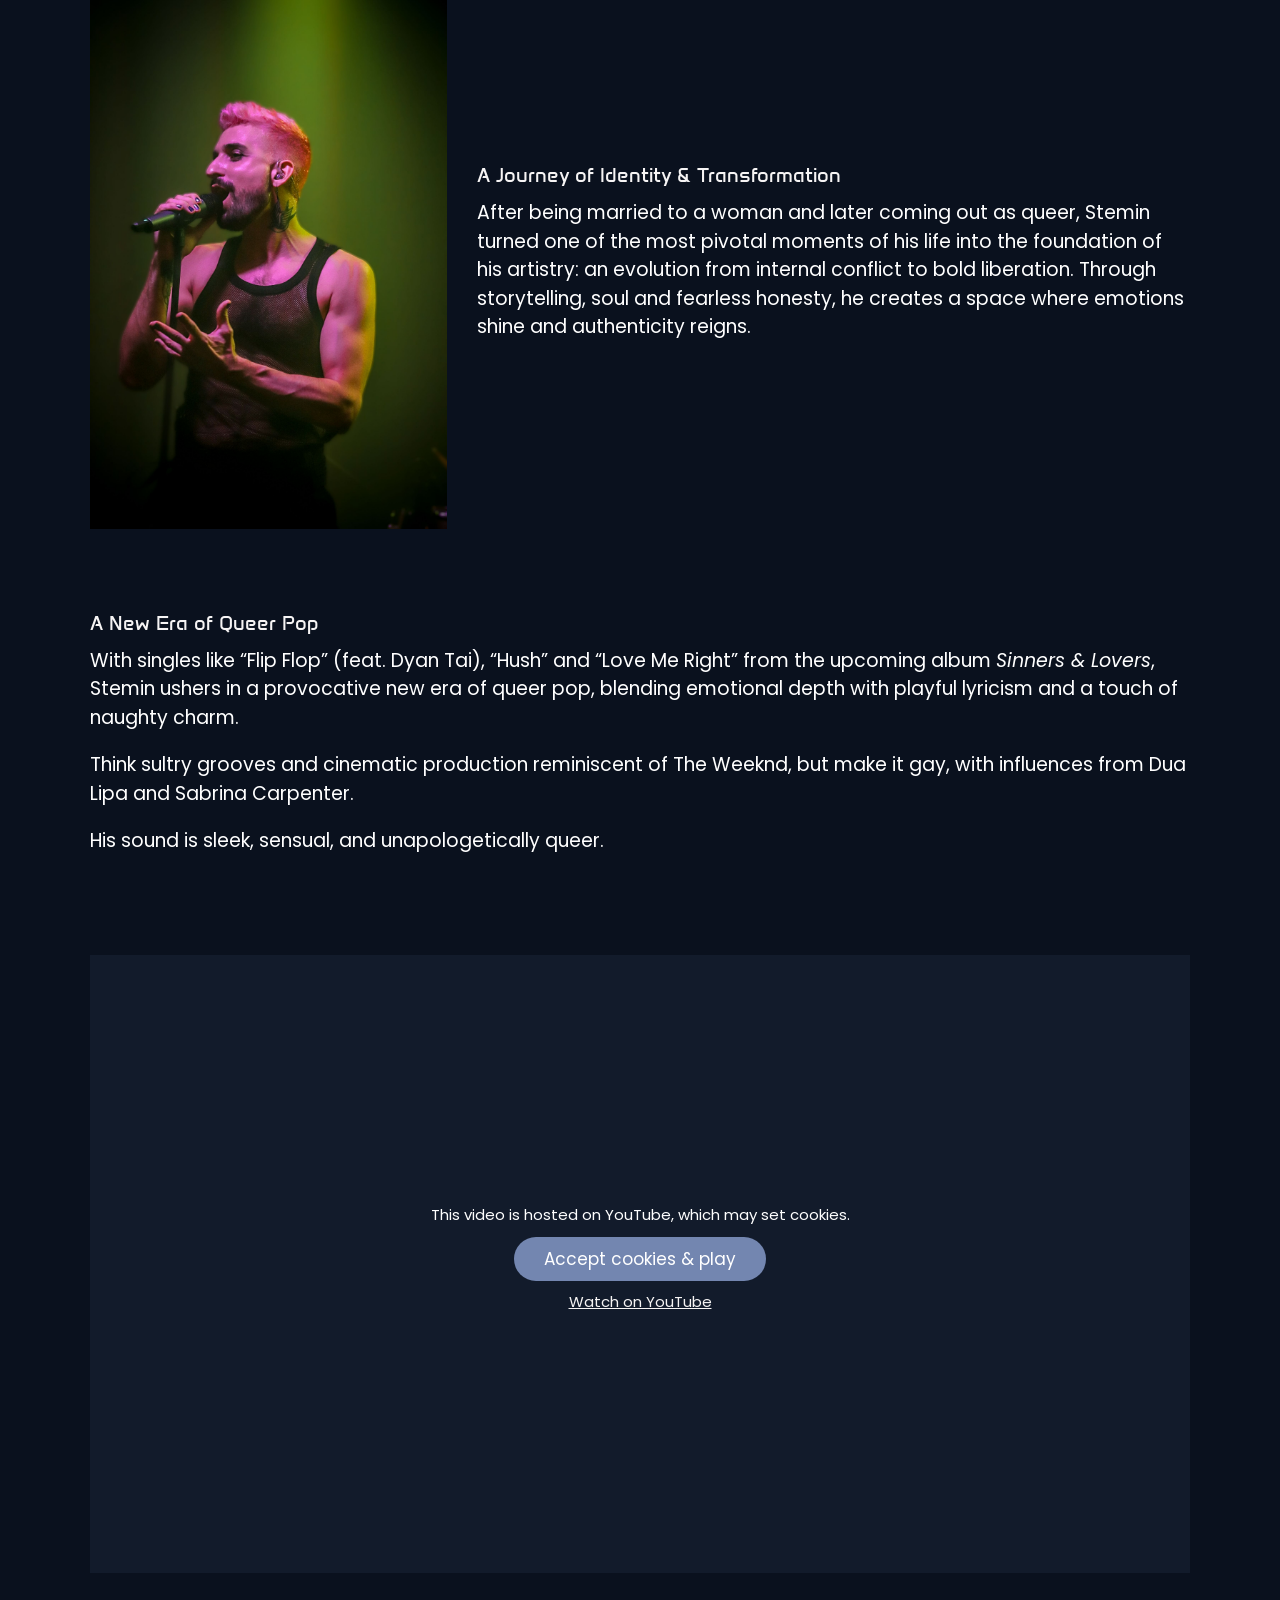
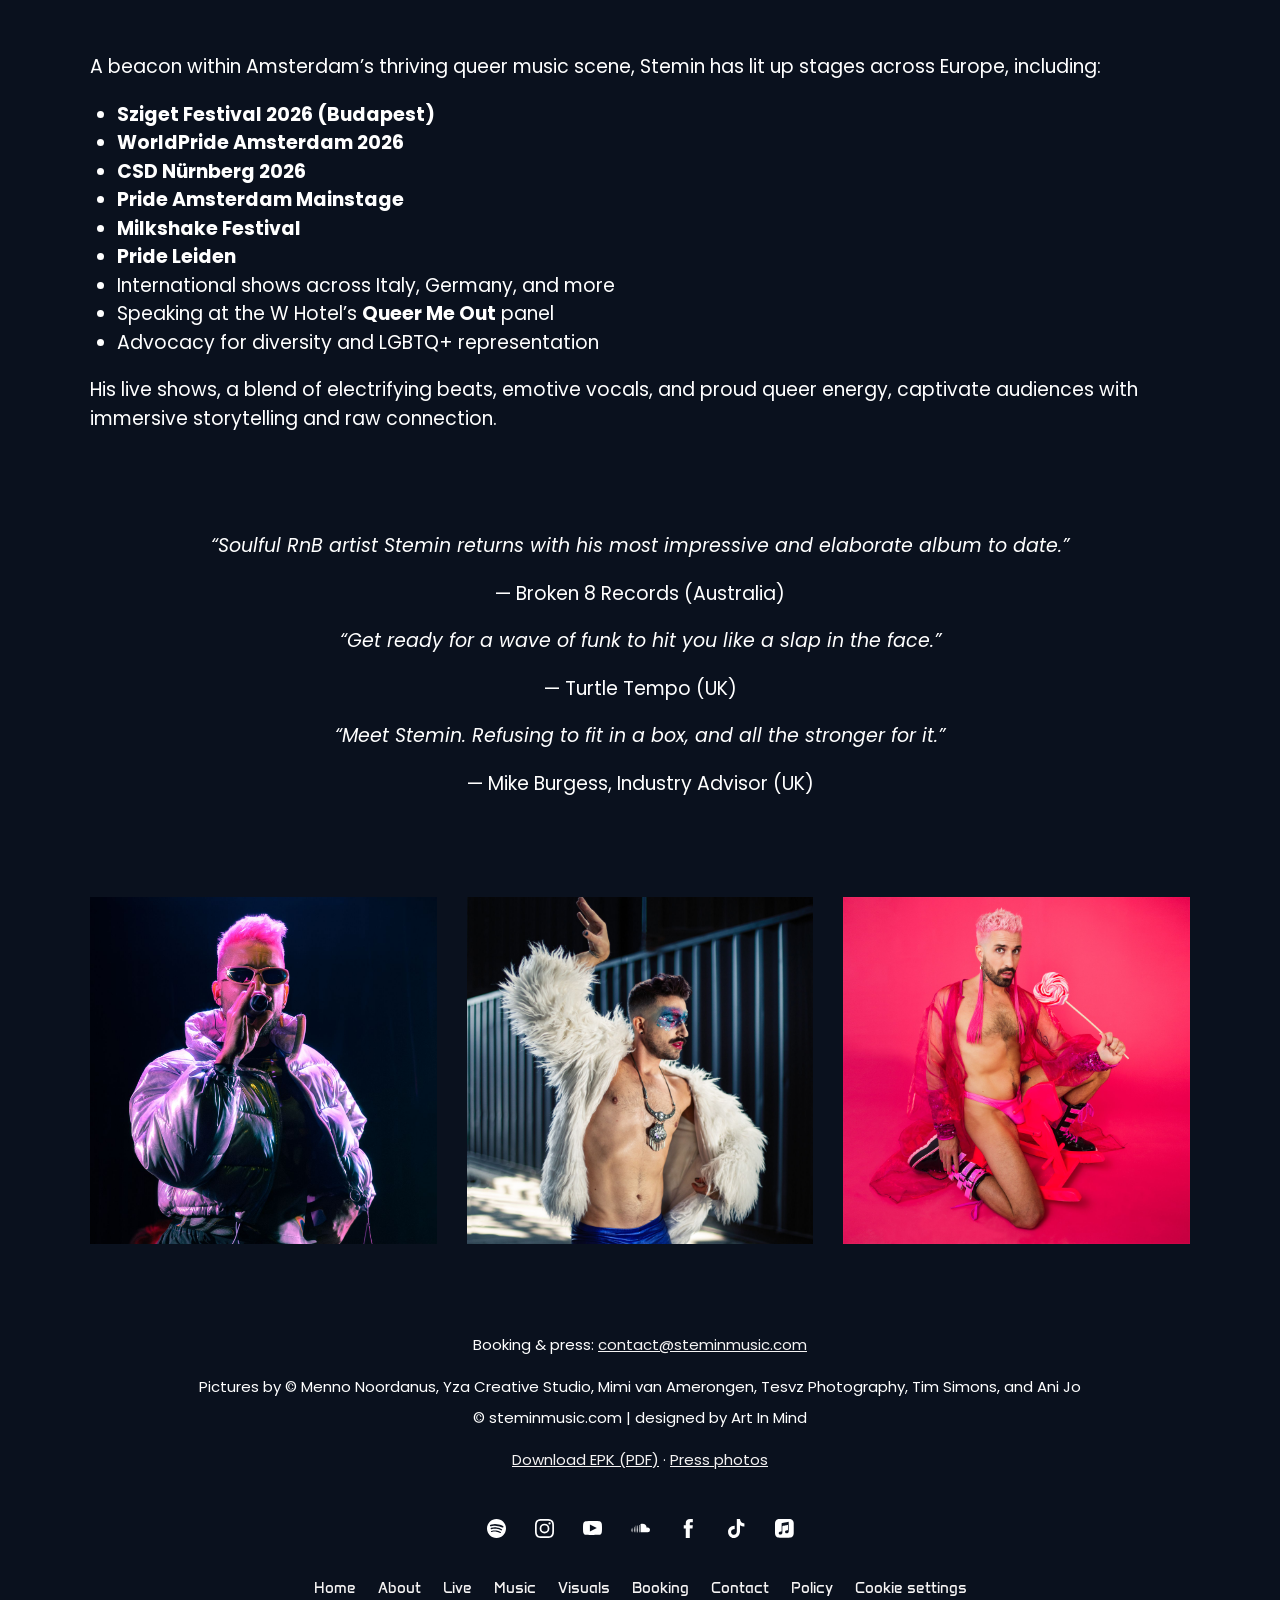
<file: about/index.html>
<!DOCTYPE html>
<html lang="en">
<head>
<meta charset="utf-8">
<meta name="viewport" content="width=device-width, initial-scale=1">
<title>About Stemin | Queer pop artist from Amsterdam</title>
<meta name="description" content="Stemin is a queer pop artist from Amsterdam blending pop, soul and personal storytelling. Born in Switzerland, raised in Italy, on stages across Europe.">

<link rel="canonical" href="https://steminmusic.com/about/">
<meta property="og:type" content="website">
<meta property="og:title" content="About Stemin | Queer pop artist from Amsterdam">
<meta property="og:description" content="Stemin is a queer pop artist from Amsterdam blending pop, soul and personal storytelling. Born in Switzerland, raised in Italy, on stages across Europe.">
<meta property="og:url" content="https://steminmusic.com/about/">
<meta property="og:image" content="https://steminmusic.com/img/og-image.jpg">
<meta property="og:image:width" content="1200">
<meta property="og:image:height" content="630">
<meta property="og:site_name" content="Stemin">
<meta property="og:locale" content="en_GB">
<meta name="twitter:card" content="summary_large_image">
<meta name="twitter:image" content="https://steminmusic.com/img/og-image.jpg">
<script type="application/ld+json">{"@context": "https://schema.org", "@type": "MusicGroup", "name": "Stemin", "url": "https://steminmusic.com/", "image": "https://steminmusic.com/img/og-image.jpg", "logo": "https://steminmusic.com/img/icon-512.png", "description": "Stemin is a queer pop artist from Amsterdam, known for fusing pop, soul and personal storytelling.", "genre": ["Pop", "Queer pop", "Soul"], "email": "contact@steminmusic.com", "foundingLocation": {"@type": "Place", "name": "Amsterdam, Netherlands"}, "sameAs": ["https://open.spotify.com/artist/1zyGoR9jHhPVAwW4OPeCIf?si=YAcBXMqQQqu5lbDR0uVkJg", "https://instagram.com/steminmusic", "https://www.youtube.com/channel/UCnm-_FGDX8ijLJgsgmDUvSA/featured", "https://soundcloud.com/steminmusic", "https://facebook.com/steminmusic", "https://www.tiktok.com/@steminmusic", "https://itunes.apple.com/artist/stemin/1516719726"]}</script>
<link rel="icon" href="../img/icon-32.png" type="image/png" sizes="32x32">
<link rel="icon" href="../img/icon-512.png" type="image/png" sizes="512x512">
<link rel="apple-touch-icon" href="../img/icon-180.png">
<meta name="theme-color" content="#0b1220">
<link rel="preload" href="../fonts/anta-latin-400-normal.woff2" as="font" type="font/woff2" crossorigin>
<link rel="stylesheet" href="../style.css">
</head>
<body class="page-about">
<header class="page-header">
<img class="header-bg" src="../img/260520-stemin-402-socialmedia.jpg" srcset="../img/260520-stemin-402-socialmedia-800.jpg 800w, ../img/260520-stemin-402-socialmedia.jpg 2000w" sizes="(max-width: 760px) 100vw, 1140px" alt="" fetchpriority="high">
<div class="nav-bar">
<button class="menu" aria-label="Menu" aria-expanded="false"><span></span><span></span><span></span></button>
<nav class="nav"><ul><li><a href="../">Home</a></li><li><a href="../about/" aria-current=page>About</a></li><li><a href="../live/">Live</a></li><li><a href="../music/">Music</a></li><li><a href="../visuals/">Visuals</a></li><li><a href="../booking/">Booking</a></li><li class="has-sub"><a href="../contact/">Contact</a><ul><li><a href="../policy/">Policy</a></li></ul></li></ul></nav>
</div>
<div class="header-title"><div class="logo-wrap"><img class="logo" src="../img/stemin-white-long.png" alt="Stemin" width="900" height="300"></div></div>
<div class="socials"><a href="https://open.spotify.com/artist/1zyGoR9jHhPVAwW4OPeCIf?si=YAcBXMqQQqu5lbDR0uVkJg" target="_blank" rel="noopener" aria-label="Spotify"><svg class="icon" viewbox="0 0 18 18" xmlns="http://www.w3.org/2000/svg"><path d="M9 0c1.242 0 2.414.234 3.516.703a8.832 8.832 0 012.865 1.934 9.3 9.3 0 011.916 2.847A8.885 8.885 0 0118 9a8.797 8.797 0 01-.703 3.48 8.832 8.832 0 01-1.934 2.866 9.185 9.185 0 01-2.883 1.916A8.28 8.28 0 019 18a8.28 8.28 0 01-3.48-.738 9.185 9.185 0 01-2.883-1.916A8.832 8.832 0 01.703 12.48 8.797 8.797 0 010 9c0-1.242.234-2.414.703-3.516a9.146 9.146 0 011.934-2.847A9.036 9.036 0 015.52.703 8.633 8.633 0 019 0zm-.053 10.898c-1.465-.164-3.052-.046-4.763.352a.477.477 0 00-.334.229.518.518 0 00-.053.439c.023.14.1.252.228.334.104.066.218.09.344.073l.096-.02c1.57-.352 3.017-.457 4.342-.317 1.324.14 2.513.54 3.568 1.196.14.07.281.087.422.052a.592.592 0 00.351-.263.528.528 0 00.053-.405.472.472 0 00-.299-.334c-1.172-.726-2.49-1.171-3.955-1.336zm.211-2.9c-1.863-.223-3.615-.088-5.256.404a.576.576 0 00-.369.334.74.74 0 00-.073.411l.02.1a.49.49 0 00.3.403c.175.082.357.1.544.053 1.406-.445 2.947-.568 4.623-.369 1.676.2 3.123.662 4.342 1.389.14.117.305.152.492.105a.78.78 0 00.457-.316.689.689 0 00.07-.528c-.046-.187-.14-.316-.28-.386-1.383-.844-3.007-1.377-4.87-1.6zm.07-3.094a21.718 21.718 0 00-3.146-.017c-1.008.093-1.91.258-2.707.492a.81.81 0 00-.475.404.83.83 0 00-.052.65c.07.188.199.34.386.458a.74.74 0 00.633.07c.68-.211 1.477-.363 2.39-.457a16.95 16.95 0 012.778.017c.961.083 1.899.24 2.813.475a9.645 9.645 0 012.46.984c.212.118.434.153.669.106.234-.047.398-.152.492-.316a.85.85 0 00.088-.65.798.798 0 00-.405-.51 10.987 10.987 0 00-2.777-1.16 16.84 16.84 0 00-3.146-.546z"></path></svg></a><a href="https://instagram.com/steminmusic" target="_blank" rel="noopener" aria-label="Instagram"><svg class="icon" viewbox="0 0 18 18" xmlns="http://www.w3.org/2000/svg"><path d="M6.955 1.628l2.582-.006c1.916.001 2.227.012 3.1.052.877.04 1.354.187 1.67.31.421.163.72.358 1.036.673.27.27.452.529.6.862l.073.173c.113.29.246.715.298 1.46l.03.627c.012.29.02.553.025.917l.01 2.842c-.002 1.915-.013 2.226-.053 3.099-.037.804-.163 1.272-.279 1.588l-.031.083c-.163.42-.358.72-.673 1.035-.315.315-.615.51-1.035.673-.29.113-.715.246-1.46.298l-1.21.05c-.344.007-.761.011-1.428.013l-3.255-.005a37.01 37.01 0 01-1.592-.046c-.877-.04-1.354-.187-1.67-.31a2.788 2.788 0 01-1.036-.673 2.788 2.788 0 01-.673-1.035c-.113-.29-.246-.715-.298-1.46l-.05-1.21a71.292 71.292 0 01-.013-1.428l.005-3.255c.006-.692.02-1.022.046-1.592.04-.877.187-1.354.31-1.67.163-.421.358-.72.673-1.036.315-.315.615-.51 1.035-.673.29-.113.715-.246 1.46-.298l.627-.03c.355-.015.668-.023 1.176-.028zM6.97.006h4.06c.747.007 1.09.021 1.68.048.959.044 1.613.196 2.185.419.592.23 1.094.537 1.594 1.038.5.5.808 1.002 1.038 1.594.198.509.34 1.082.4 1.876l.035.68c.026.62.036 1.093.038 2.574l-.005 2.658c-.006.844-.02 1.192-.05 1.818-.043.958-.195 1.612-.418 2.184a4.412 4.412 0 01-1.038 1.594c-.5.5-1.002.809-1.594 1.039-.509.197-1.082.34-1.876.4l-.795.039c-.53.021-1.003.03-2.193.032l-2.924-.004a39.115 39.115 0 01-1.818-.05c-.958-.043-1.612-.195-2.184-.417a4.412 4.412 0 01-1.594-1.039c-.5-.5-.809-1.002-1.039-1.594-.197-.509-.34-1.082-.4-1.876l-.042-.876C.009 11.575 0 11.027 0 9.527L.006 6.97c.007-.747.021-1.09.048-1.68.044-.959.196-1.613.418-2.185A4.412 4.412 0 011.511 1.51c.5-.5 1.002-.808 1.594-1.038.509-.198 1.082-.34 1.876-.4L5.857.03C6.177.018 6.49.01 6.97.006zm2.048 4.387a4.625 4.625 0 100 9.25 4.625 4.625 0 000-9.25zm0 1.623a3.002 3.002 0 110 6.004 3.002 3.002 0 010-6.004zm4.768-2.909a1.071 1.071 0 100 2.143 1.071 1.071 0 000-2.143z" fill-rule="evenodd"></path></svg></a><a href="https://www.youtube.com/channel/UCnm-_FGDX8ijLJgsgmDUvSA/featured" target="_blank" rel="noopener" aria-label="Youtube"><svg class="icon" viewbox="0 0 18 14" xmlns="http://www.w3.org/2000/svg"><path d="M7.518.011l1.81-.01c.971.004 3.89.03 5.972.173l.355.05c.394.061.95.209 1.445.76.463.478.66 1.426.714 1.746l.017.108s.155 1.378.168 2.816L18 7.241c0 .654-.032 1.31-.068 1.84l-.1 1.172s-.17 1.274-.732 1.853c-.675.753-1.463.753-1.8.811l-.537.033c-2.11.12-4.778.138-5.547.14l-2.132-.03c-1.465-.029-3.372-.076-4.215-.143-.394-.116-1.294-.058-1.969-.81-.43-.444-.63-1.293-.7-1.668l-.031-.186S.014 8.875 0 7.437V5.654l.007-.39c.012-.45.035-.883.06-1.254l.1-1.172S.339 1.564.9.985C1.575.232 2.362.232 2.7.174l.75-.045C4.827.057 6.4.025 7.518.01zm-.973 3.262v6.545l6.546-3.273-6.546-3.272z"></path></svg></a><a href="https://soundcloud.com/steminmusic" target="_blank" rel="noopener" aria-label="Soundcloud"><svg class="icon" viewbox="0 0 18 9" xmlns="http://www.w3.org/2000/svg"><path d="M4.698 1.755c.09 0 .145.036.163.108l.007.062.17 4.132-.17 1.98c0 .114-.057.17-.17.17-.045 0-.127-.072-.157-.13l-.013-.04-.113-1.98.113-4.132c0-.114.057-.17.17-.17zm3.17-.68c.094 0 .189.08.217.17l.01.057.113 4.755-.114 1.924-.009.056c-.028.092-.123.17-.217.17-.17 0-.283-.113-.226-.226l-.114-1.924.114-4.755c0-.113.113-.227.226-.227zm-1.642.567c.095 0 .19.078.218.17l.009.056.17 4.189-.114 1.924-.008.056c-.03.092-.124.17-.218.17s-.189-.078-.25-.203L6 7.924 5.887 6 6 1.868c0-.113.113-.226.226-.226zM10.755 0a4.075 4.075 0 014.075 3.736c.283-.113.566-.17.906-.17 1.302 0 2.264.962 2.264 2.264a2.293 2.293 0 01-2.16 2.316l-.16.005H9.282c-.097 0-.194-.125-.22-.232l-.006-.051V.566c0-.146.041-.208.16-.258l.066-.025C9.736.113 10.245 0 10.755 0zM3.17 2.83c.09 0 .145.036.163.08l.007.033.17 3.114-.17 1.98-.043.042c-.042.04-.085.072-.127.072-.09 0-.145-.036-.163-.08L3 8.038l-.17-1.981L3 2.943c.057-.056.113-.113.17-.113zM1.698 3.906c.045 0 .09 0 .107.058l.006.055.17 2.038-.17 1.98a.122.122 0 01-.113.114c-.045 0-.09-.036-.107-.08l-.006-.033-.17-1.981.17-2.038c0-.057.057-.113.113-.113zm-1.472.396l.029.007a.05.05 0 01.02.017l.008.032.226 1.699-.226 1.641s0 .057-.057.057l-.028-.007a.05.05 0 01-.02-.017L.17 7.698 0 6.057l.17-1.699s0-.056.056-.056z"></path></svg></a><a href="https://facebook.com/steminmusic" target="_blank" rel="noopener" aria-label="Facebook"><svg class="icon" viewbox="0 0 9 18" xmlns="http://www.w3.org/2000/svg"><path d="M1.907 18V8.999H0V5.897h1.907V4.035C1.907 1.505 2.984 0 6.044 0h2.547v3.103H7c-1.191 0-1.27.433-1.27 1.242l-.005 1.552h2.885L8.27 9H5.724V18H1.907z" fill-rule="evenodd"></path></svg></a><a href="https://www.tiktok.com/@steminmusic" target="_blank" rel="noopener" aria-label="Tiktok"><svg class="icon" viewbox="0 0 16 18" xmlns="http://www.w3.org/2000/svg"><path d="M11.281 0c.298 2.554 1.73 4.077 4.219 4.24v2.872c-1.442.14-2.706-.33-4.175-1.215v5.373c0 6.826-7.473 8.96-10.477 4.066-1.93-3.148-.748-8.672 5.444-8.894v3.03a8.99 8.99 0 00-1.437.35c-1.377.465-2.158 1.335-1.94 2.868.417 2.938 5.828 3.808 5.378-1.933V.005h2.988V0z" fill-rule="evenodd"></path></svg></a><a href="https://itunes.apple.com/artist/stemin/1516719726" target="_blank" rel="noopener" aria-label="Apple Music"><svg class="icon" viewbox="0 0 73 73" xmlns="http://www.w3.org/2000/svg"><path class="st0" d="M72,19.94c0-0.72-0.01-1.45-0.03-2.17c-0.04-1.58-0.14-3.17-0.42-4.73c-0.28-1.58-0.75-3.06-1.48-4.5 c-0.72-1.41-1.66-2.71-2.78-3.83c-1.12-1.12-2.42-2.06-3.83-2.78c-1.44-0.73-2.91-1.2-4.49-1.48c-1.56-0.28-3.15-0.37-4.73-0.42 C53.51,0.02,52.78,0.01,52.06,0c-0.86,0-1.72,0-2.58,0H22.52c-0.86,0-1.72,0-2.58,0c-0.72,0-1.45,0.01-2.17,0.03 c-1.58,0.04-3.17,0.14-4.73,0.42C11.46,0.74,9.98,1.2,8.55,1.94C7.13,2.66,5.84,3.6,4.72,4.72S2.65,7.13,1.93,8.55 c-0.73,1.44-1.2,2.91-1.48,4.5c-0.28,1.56-0.37,3.15-0.42,4.73C0.02,18.5,0.01,19.22,0,19.94c0,0.86,0,1.72,0,2.58v26.95 c0,0.86,0,1.72,0,2.58c0,0.72,0.01,1.45,0.03,2.17c0.04,1.58,0.14,3.17,0.42,4.73c0.28,1.58,0.75,3.06,1.48,4.5 c0.72,1.41,1.66,2.71,2.78,3.83s2.42,2.06,3.83,2.78c1.44,0.73,2.91,1.2,4.49,1.48c1.56,0.28,3.15,0.37,4.73,0.42 c0.72,0.02,1.45,0.03,2.17,0.03c0.86,0.01,1.72,0,2.58,0h26.95c0.86,0,1.72,0,2.58,0c0.72,0,1.45-0.01,2.17-0.03 c1.58-0.04,3.17-0.14,4.73-0.42c1.58-0.28,3.06-0.75,4.49-1.48c1.41-0.72,2.71-1.66,3.83-2.78c1.12-1.12,2.06-2.41,2.78-3.83 c0.73-1.44,1.2-2.91,1.48-4.5c0.28-1.56,0.37-3.15,0.42-4.73c0.02-0.72,0.03-1.45,0.03-2.17c0.01-0.86,0-1.72,0-2.58V22.52 C72,21.66,72,20.8,72,19.94z M52.71,46.85c0,0.91-0.01,1.74-0.2,2.65c-0.19,0.89-0.53,1.72-1.05,2.47 c-0.52,0.75-1.19,1.36-1.97,1.82c-0.79,0.47-1.62,0.73-2.5,0.91c-1.66,0.33-2.79,0.41-3.86,0.2c-1.03-0.21-1.9-0.68-2.6-1.32 c-1.03-0.95-1.68-2.23-1.82-3.56c-0.16-1.57,0.36-3.24,1.53-4.48c0.59-0.62,1.34-1.11,2.34-1.5c1.04-0.4,2.19-0.65,3.96-1 c0.47-0.09,0.93-0.19,1.4-0.28c0.61-0.12,1.14-0.28,1.56-0.8c0.43-0.52,0.43-1.16,0.43-1.78V24.32c0-1.21-0.54-1.54-1.7-1.32 c-0.83,0.16-18.62,3.75-18.62,3.75c-1,0.24-1.36,0.57-1.36,1.82v23.23c0,0.91-0.05,1.74-0.24,2.65c-0.19,0.89-0.53,1.72-1.05,2.47 c-0.52,0.75-1.19,1.36-1.97,1.82c-0.79,0.47-1.62,0.74-2.5,0.92c-1.66,0.33-2.79,0.41-3.86,0.2c-1.03-0.21-1.9-0.69-2.6-1.33 c-1.03-0.95-1.63-2.23-1.78-3.56c-0.16-1.57,0.31-3.24,1.49-4.48c0.59-0.62,1.34-1.11,2.34-1.5c1.04-0.4,2.19-0.65,3.96-1 c0.47-0.09,0.93-0.19,1.4-0.28c0.61-0.12,1.14-0.28,1.56-0.8c0.42-0.52,0.47-1.13,0.47-1.75c0-4.92,0-26.78,0-26.78 c0-0.36,0.03-0.6,0.05-0.72c0.09-0.56,0.31-1.05,0.72-1.39c0.34-0.28,0.78-0.48,1.33-0.6l0.01,0L49,11.33 c0.19-0.04,1.73-0.31,1.91-0.33c1.16-0.1,1.81,0.66,1.81,1.89L52.71,46.85L52.71,46.85z"></path></svg></a></div>
</header>
<main id="main">
<section class="sec"><div class="wrap"><div class="cols half">
<div><h1>About Stemin</h1>
<p>Stemin is a queer pop artist from Amsterdam, known for fusing pop, soul and personal storytelling. Born in Switzerland and raised in Italy, he grew up in a deeply religious environment as the youngest of six in a pastor’s household, where music became his sanctuary.</p></div>
<div><img src="../img/260520-stemin-468-socialmedia.jpg" srcset="../img/260520-stemin-468-socialmedia-800.jpg 800w, ../img/260520-stemin-468-socialmedia.jpg 2000w" sizes="(max-width: 760px) 100vw, 1140px" alt="Stemin portrait" loading="lazy"></div>
</div></div></section>
<section class="sec"><div class="wrap"><p class="center"><em>“Pop flair, emotional depth and fearless authenticity.”</em></p>
<p class="center">– Gay News on <a href="https://www.gay-news.com/article/8462/Stemin-Brings-Queer-Soul-and-Pop-Power-Alive-on-Stage/" target="_blank" rel="noopener">Tales Of a Gay Romance live at Cinetol</a></p></div></section>
<section class="sec"><div class="wrap"><div class="cols third">
<div><img src="../img/stemin-album-release-44.jpeg" srcset="../img/stemin-album-release-44-800.jpeg 800w, ../img/stemin-album-release-44.jpeg 2000w" sizes="(max-width: 760px) 100vw, 1140px" alt="Stemin at the album release show" loading="lazy"></div>
<div><h4>A Journey of Identity &amp; Transformation</h4>
<p>After being married to a woman and later coming out as queer, Stemin turned one of the most pivotal moments of his life into the foundation of his artistry: an evolution from internal conflict to bold liberation. Through storytelling, soul and fearless honesty, he creates a space where emotions shine and authenticity reigns.</p></div>
</div></div></section>
<section class="sec"><div class="wrap"><h4>A New Era of Queer Pop</h4>
<p>With singles like “Flip Flop” (feat. Dyan Tai), “Hush” and “Love Me Right” from the upcoming album <em>Sinners &amp; Lovers</em>, Stemin ushers in a provocative new era of queer pop, blending emotional depth with playful lyricism and a touch of naughty charm.</p>
<p>Think sultry grooves and cinematic production reminiscent of The Weeknd, but make it gay, with influences from Dua Lipa and Sabrina Carpenter.</p>
<p>His sound is sleek, sensual, and unapologetically queer.</p></div></section>
<section class="sec"><div class="wrap"><div class="video" data-yt="VjCJrvz1xFw"><div class="consent-ph"><p>This video is hosted on YouTube, which may set cookies.</p><p><button class="button" data-consent-accept>Accept cookies &amp; play</button></p><p><a href="https://www.youtube.com/watch?v=VjCJrvz1xFw" target="_blank" rel="noopener">Watch on YouTube</a></p></div></div></div></section>
<section class="sec"><div class="wrap"><p>A beacon within Amsterdam’s thriving queer music scene, Stemin has lit up stages across Europe, including:</p>
<ul>
<li><strong>Sziget Festival 2026 (Budapest)</strong></li>
<li><strong>WorldPride Amsterdam 2026</strong></li>
<li><strong>CSD Nürnberg 2026</strong></li>
<li><strong>Pride Amsterdam Mainstage</strong></li>
<li><strong>Milkshake Festival</strong></li>
<li><strong>Pride Leiden</strong></li>
<li>International shows across Italy, Germany, and more</li>
<li>Speaking at the W Hotel’s <strong>Queer Me Out</strong> panel</li>
<li>Advocacy for diversity and LGBTQ+ representation</li>
</ul>
<p>His live shows, a blend of electrifying beats, emotive vocals, and proud queer energy, captivate audiences with immersive storytelling and raw connection.</p></div></section>
<section class="sec"><div class="wrap"><p class="center"><em>“Soulful RnB artist Stemin returns with his most impressive and elaborate album to date.”</em></p>
<p class="center">— Broken 8 Records (Australia)</p>
<p class="center"><em>“Get ready for a wave of funk to hit you like a slap in the face.”</em></p>
<p class="center">— Turtle Tempo (UK)</p>
<p class="center"><em>“Meet Stemin. Refusing to fit in a box, and all the stronger for it.”</em></p>
<p class="center">— Mike Burgess, Industry Advisor (UK)</p></div></section>
<section class="sec"><div class="wrap"><div class="cols thirds photos"><div><img src="../img/stemin-yzacreativestudio-14.jpg" srcset="../img/stemin-yzacreativestudio-14-800.jpg 800w, ../img/stemin-yzacreativestudio-14.jpg 2000w" sizes="(max-width: 760px) 100vw, 1140px" alt="Stemin" loading="lazy"></div><div><img src="../img/about-anisa-xhomaqi-19.jpg" srcset="../img/about-anisa-xhomaqi-19-800.jpg 800w, ../img/about-anisa-xhomaqi-19.jpg 2000w" sizes="(max-width: 760px) 100vw, 1140px" alt="Stemin" loading="lazy"></div><div><img src="../img/cover-123.jpg" srcset="../img/cover-123-800.jpg 800w, ../img/cover-123.jpg 2000w" sizes="(max-width: 760px) 100vw, 1140px" alt="Stemin – 1,2,3" loading="lazy"></div></div></div></section>
</main>
<footer class="page-footer">
<div class="wrap">
<p class="center">Booking &amp; press: <a href="mailto:contact@steminmusic.com">contact@steminmusic.com</a></p>
<p class="center">Pictures by © Menno Noordanus, Yza Creative Studio, Mimi van Amerongen, Tesvz Photography, Tim Simons, and Ani Jo</p>
<p class="center">© steminmusic.com | designed by Art In Mind</p>
<p class="center"><a href="https://drive.google.com/drive/folders/1B-3PsPf7jAhnRnCJGpX_uzkBK9g3aQ9h?usp=sharing" target="_blank" rel="noopener">Download EPK (PDF)</a> · <a href="../press/">Press photos</a></p>
<div class="socials"><a href="https://open.spotify.com/artist/1zyGoR9jHhPVAwW4OPeCIf?si=YAcBXMqQQqu5lbDR0uVkJg" target="_blank" rel="noopener" aria-label="Spotify"><svg class="icon" viewbox="0 0 18 18" xmlns="http://www.w3.org/2000/svg"><path d="M9 0c1.242 0 2.414.234 3.516.703a8.832 8.832 0 012.865 1.934 9.3 9.3 0 011.916 2.847A8.885 8.885 0 0118 9a8.797 8.797 0 01-.703 3.48 8.832 8.832 0 01-1.934 2.866 9.185 9.185 0 01-2.883 1.916A8.28 8.28 0 019 18a8.28 8.28 0 01-3.48-.738 9.185 9.185 0 01-2.883-1.916A8.832 8.832 0 01.703 12.48 8.797 8.797 0 010 9c0-1.242.234-2.414.703-3.516a9.146 9.146 0 011.934-2.847A9.036 9.036 0 015.52.703 8.633 8.633 0 019 0zm-.053 10.898c-1.465-.164-3.052-.046-4.763.352a.477.477 0 00-.334.229.518.518 0 00-.053.439c.023.14.1.252.228.334.104.066.218.09.344.073l.096-.02c1.57-.352 3.017-.457 4.342-.317 1.324.14 2.513.54 3.568 1.196.14.07.281.087.422.052a.592.592 0 00.351-.263.528.528 0 00.053-.405.472.472 0 00-.299-.334c-1.172-.726-2.49-1.171-3.955-1.336zm.211-2.9c-1.863-.223-3.615-.088-5.256.404a.576.576 0 00-.369.334.74.74 0 00-.073.411l.02.1a.49.49 0 00.3.403c.175.082.357.1.544.053 1.406-.445 2.947-.568 4.623-.369 1.676.2 3.123.662 4.342 1.389.14.117.305.152.492.105a.78.78 0 00.457-.316.689.689 0 00.07-.528c-.046-.187-.14-.316-.28-.386-1.383-.844-3.007-1.377-4.87-1.6zm.07-3.094a21.718 21.718 0 00-3.146-.017c-1.008.093-1.91.258-2.707.492a.81.81 0 00-.475.404.83.83 0 00-.052.65c.07.188.199.34.386.458a.74.74 0 00.633.07c.68-.211 1.477-.363 2.39-.457a16.95 16.95 0 012.778.017c.961.083 1.899.24 2.813.475a9.645 9.645 0 012.46.984c.212.118.434.153.669.106.234-.047.398-.152.492-.316a.85.85 0 00.088-.65.798.798 0 00-.405-.51 10.987 10.987 0 00-2.777-1.16 16.84 16.84 0 00-3.146-.546z"></path></svg></a><a href="https://instagram.com/steminmusic" target="_blank" rel="noopener" aria-label="Instagram"><svg class="icon" viewbox="0 0 18 18" xmlns="http://www.w3.org/2000/svg"><path d="M6.955 1.628l2.582-.006c1.916.001 2.227.012 3.1.052.877.04 1.354.187 1.67.31.421.163.72.358 1.036.673.27.27.452.529.6.862l.073.173c.113.29.246.715.298 1.46l.03.627c.012.29.02.553.025.917l.01 2.842c-.002 1.915-.013 2.226-.053 3.099-.037.804-.163 1.272-.279 1.588l-.031.083c-.163.42-.358.72-.673 1.035-.315.315-.615.51-1.035.673-.29.113-.715.246-1.46.298l-1.21.05c-.344.007-.761.011-1.428.013l-3.255-.005a37.01 37.01 0 01-1.592-.046c-.877-.04-1.354-.187-1.67-.31a2.788 2.788 0 01-1.036-.673 2.788 2.788 0 01-.673-1.035c-.113-.29-.246-.715-.298-1.46l-.05-1.21a71.292 71.292 0 01-.013-1.428l.005-3.255c.006-.692.02-1.022.046-1.592.04-.877.187-1.354.31-1.67.163-.421.358-.72.673-1.036.315-.315.615-.51 1.035-.673.29-.113.715-.246 1.46-.298l.627-.03c.355-.015.668-.023 1.176-.028zM6.97.006h4.06c.747.007 1.09.021 1.68.048.959.044 1.613.196 2.185.419.592.23 1.094.537 1.594 1.038.5.5.808 1.002 1.038 1.594.198.509.34 1.082.4 1.876l.035.68c.026.62.036 1.093.038 2.574l-.005 2.658c-.006.844-.02 1.192-.05 1.818-.043.958-.195 1.612-.418 2.184a4.412 4.412 0 01-1.038 1.594c-.5.5-1.002.809-1.594 1.039-.509.197-1.082.34-1.876.4l-.795.039c-.53.021-1.003.03-2.193.032l-2.924-.004a39.115 39.115 0 01-1.818-.05c-.958-.043-1.612-.195-2.184-.417a4.412 4.412 0 01-1.594-1.039c-.5-.5-.809-1.002-1.039-1.594-.197-.509-.34-1.082-.4-1.876l-.042-.876C.009 11.575 0 11.027 0 9.527L.006 6.97c.007-.747.021-1.09.048-1.68.044-.959.196-1.613.418-2.185A4.412 4.412 0 011.511 1.51c.5-.5 1.002-.808 1.594-1.038.509-.198 1.082-.34 1.876-.4L5.857.03C6.177.018 6.49.01 6.97.006zm2.048 4.387a4.625 4.625 0 100 9.25 4.625 4.625 0 000-9.25zm0 1.623a3.002 3.002 0 110 6.004 3.002 3.002 0 010-6.004zm4.768-2.909a1.071 1.071 0 100 2.143 1.071 1.071 0 000-2.143z" fill-rule="evenodd"></path></svg></a><a href="https://www.youtube.com/channel/UCnm-_FGDX8ijLJgsgmDUvSA/featured" target="_blank" rel="noopener" aria-label="Youtube"><svg class="icon" viewbox="0 0 18 14" xmlns="http://www.w3.org/2000/svg"><path d="M7.518.011l1.81-.01c.971.004 3.89.03 5.972.173l.355.05c.394.061.95.209 1.445.76.463.478.66 1.426.714 1.746l.017.108s.155 1.378.168 2.816L18 7.241c0 .654-.032 1.31-.068 1.84l-.1 1.172s-.17 1.274-.732 1.853c-.675.753-1.463.753-1.8.811l-.537.033c-2.11.12-4.778.138-5.547.14l-2.132-.03c-1.465-.029-3.372-.076-4.215-.143-.394-.116-1.294-.058-1.969-.81-.43-.444-.63-1.293-.7-1.668l-.031-.186S.014 8.875 0 7.437V5.654l.007-.39c.012-.45.035-.883.06-1.254l.1-1.172S.339 1.564.9.985C1.575.232 2.362.232 2.7.174l.75-.045C4.827.057 6.4.025 7.518.01zm-.973 3.262v6.545l6.546-3.273-6.546-3.272z"></path></svg></a><a href="https://soundcloud.com/steminmusic" target="_blank" rel="noopener" aria-label="Soundcloud"><svg class="icon" viewbox="0 0 18 9" xmlns="http://www.w3.org/2000/svg"><path d="M4.698 1.755c.09 0 .145.036.163.108l.007.062.17 4.132-.17 1.98c0 .114-.057.17-.17.17-.045 0-.127-.072-.157-.13l-.013-.04-.113-1.98.113-4.132c0-.114.057-.17.17-.17zm3.17-.68c.094 0 .189.08.217.17l.01.057.113 4.755-.114 1.924-.009.056c-.028.092-.123.17-.217.17-.17 0-.283-.113-.226-.226l-.114-1.924.114-4.755c0-.113.113-.227.226-.227zm-1.642.567c.095 0 .19.078.218.17l.009.056.17 4.189-.114 1.924-.008.056c-.03.092-.124.17-.218.17s-.189-.078-.25-.203L6 7.924 5.887 6 6 1.868c0-.113.113-.226.226-.226zM10.755 0a4.075 4.075 0 014.075 3.736c.283-.113.566-.17.906-.17 1.302 0 2.264.962 2.264 2.264a2.293 2.293 0 01-2.16 2.316l-.16.005H9.282c-.097 0-.194-.125-.22-.232l-.006-.051V.566c0-.146.041-.208.16-.258l.066-.025C9.736.113 10.245 0 10.755 0zM3.17 2.83c.09 0 .145.036.163.08l.007.033.17 3.114-.17 1.98-.043.042c-.042.04-.085.072-.127.072-.09 0-.145-.036-.163-.08L3 8.038l-.17-1.981L3 2.943c.057-.056.113-.113.17-.113zM1.698 3.906c.045 0 .09 0 .107.058l.006.055.17 2.038-.17 1.98a.122.122 0 01-.113.114c-.045 0-.09-.036-.107-.08l-.006-.033-.17-1.981.17-2.038c0-.057.057-.113.113-.113zm-1.472.396l.029.007a.05.05 0 01.02.017l.008.032.226 1.699-.226 1.641s0 .057-.057.057l-.028-.007a.05.05 0 01-.02-.017L.17 7.698 0 6.057l.17-1.699s0-.056.056-.056z"></path></svg></a><a href="https://facebook.com/steminmusic" target="_blank" rel="noopener" aria-label="Facebook"><svg class="icon" viewbox="0 0 9 18" xmlns="http://www.w3.org/2000/svg"><path d="M1.907 18V8.999H0V5.897h1.907V4.035C1.907 1.505 2.984 0 6.044 0h2.547v3.103H7c-1.191 0-1.27.433-1.27 1.242l-.005 1.552h2.885L8.27 9H5.724V18H1.907z" fill-rule="evenodd"></path></svg></a><a href="https://www.tiktok.com/@steminmusic" target="_blank" rel="noopener" aria-label="Tiktok"><svg class="icon" viewbox="0 0 16 18" xmlns="http://www.w3.org/2000/svg"><path d="M11.281 0c.298 2.554 1.73 4.077 4.219 4.24v2.872c-1.442.14-2.706-.33-4.175-1.215v5.373c0 6.826-7.473 8.96-10.477 4.066-1.93-3.148-.748-8.672 5.444-8.894v3.03a8.99 8.99 0 00-1.437.35c-1.377.465-2.158 1.335-1.94 2.868.417 2.938 5.828 3.808 5.378-1.933V.005h2.988V0z" fill-rule="evenodd"></path></svg></a><a href="https://itunes.apple.com/artist/stemin/1516719726" target="_blank" rel="noopener" aria-label="Apple Music"><svg class="icon" viewbox="0 0 73 73" xmlns="http://www.w3.org/2000/svg"><path class="st0" d="M72,19.94c0-0.72-0.01-1.45-0.03-2.17c-0.04-1.58-0.14-3.17-0.42-4.73c-0.28-1.58-0.75-3.06-1.48-4.5 c-0.72-1.41-1.66-2.71-2.78-3.83c-1.12-1.12-2.42-2.06-3.83-2.78c-1.44-0.73-2.91-1.2-4.49-1.48c-1.56-0.28-3.15-0.37-4.73-0.42 C53.51,0.02,52.78,0.01,52.06,0c-0.86,0-1.72,0-2.58,0H22.52c-0.86,0-1.72,0-2.58,0c-0.72,0-1.45,0.01-2.17,0.03 c-1.58,0.04-3.17,0.14-4.73,0.42C11.46,0.74,9.98,1.2,8.55,1.94C7.13,2.66,5.84,3.6,4.72,4.72S2.65,7.13,1.93,8.55 c-0.73,1.44-1.2,2.91-1.48,4.5c-0.28,1.56-0.37,3.15-0.42,4.73C0.02,18.5,0.01,19.22,0,19.94c0,0.86,0,1.72,0,2.58v26.95 c0,0.86,0,1.72,0,2.58c0,0.72,0.01,1.45,0.03,2.17c0.04,1.58,0.14,3.17,0.42,4.73c0.28,1.58,0.75,3.06,1.48,4.5 c0.72,1.41,1.66,2.71,2.78,3.83s2.42,2.06,3.83,2.78c1.44,0.73,2.91,1.2,4.49,1.48c1.56,0.28,3.15,0.37,4.73,0.42 c0.72,0.02,1.45,0.03,2.17,0.03c0.86,0.01,1.72,0,2.58,0h26.95c0.86,0,1.72,0,2.58,0c0.72,0,1.45-0.01,2.17-0.03 c1.58-0.04,3.17-0.14,4.73-0.42c1.58-0.28,3.06-0.75,4.49-1.48c1.41-0.72,2.71-1.66,3.83-2.78c1.12-1.12,2.06-2.41,2.78-3.83 c0.73-1.44,1.2-2.91,1.48-4.5c0.28-1.56,0.37-3.15,0.42-4.73c0.02-0.72,0.03-1.45,0.03-2.17c0.01-0.86,0-1.72,0-2.58V22.52 C72,21.66,72,20.8,72,19.94z M52.71,46.85c0,0.91-0.01,1.74-0.2,2.65c-0.19,0.89-0.53,1.72-1.05,2.47 c-0.52,0.75-1.19,1.36-1.97,1.82c-0.79,0.47-1.62,0.73-2.5,0.91c-1.66,0.33-2.79,0.41-3.86,0.2c-1.03-0.21-1.9-0.68-2.6-1.32 c-1.03-0.95-1.68-2.23-1.82-3.56c-0.16-1.57,0.36-3.24,1.53-4.48c0.59-0.62,1.34-1.11,2.34-1.5c1.04-0.4,2.19-0.65,3.96-1 c0.47-0.09,0.93-0.19,1.4-0.28c0.61-0.12,1.14-0.28,1.56-0.8c0.43-0.52,0.43-1.16,0.43-1.78V24.32c0-1.21-0.54-1.54-1.7-1.32 c-0.83,0.16-18.62,3.75-18.62,3.75c-1,0.24-1.36,0.57-1.36,1.82v23.23c0,0.91-0.05,1.74-0.24,2.65c-0.19,0.89-0.53,1.72-1.05,2.47 c-0.52,0.75-1.19,1.36-1.97,1.82c-0.79,0.47-1.62,0.74-2.5,0.92c-1.66,0.33-2.79,0.41-3.86,0.2c-1.03-0.21-1.9-0.69-2.6-1.33 c-1.03-0.95-1.63-2.23-1.78-3.56c-0.16-1.57,0.31-3.24,1.49-4.48c0.59-0.62,1.34-1.11,2.34-1.5c1.04-0.4,2.19-0.65,3.96-1 c0.47-0.09,0.93-0.19,1.4-0.28c0.61-0.12,1.14-0.28,1.56-0.8c0.42-0.52,0.47-1.13,0.47-1.75c0-4.92,0-26.78,0-26.78 c0-0.36,0.03-0.6,0.05-0.72c0.09-0.56,0.31-1.05,0.72-1.39c0.34-0.28,0.78-0.48,1.33-0.6l0.01,0L49,11.33 c0.19-0.04,1.73-0.31,1.91-0.33c1.16-0.1,1.81,0.66,1.81,1.89L52.71,46.85L52.71,46.85z"></path></svg></a></div>
<nav class="footer-nav"><a href="../">Home</a><a href="../about/">About</a><a href="../live/">Live</a><a href="../music/">Music</a><a href="../visuals/">Visuals</a><a href="../booking/">Booking</a><a href="../contact/">Contact</a><a href="../policy/">Policy</a><a href="#" data-consent-open>Cookie settings</a></nav>
</div>
</footer>
<div class="cookie-banner" role="dialog" aria-label="Cookie consent" hidden>
<p>This website uses cookies from YouTube to play embedded videos. Do you accept these cookies? <a href="../policy/">Read the cookie policy</a></p>
<div class="cookie-actions"><button class="button" data-consent-accept>Accept</button><button class="button outline" data-consent-decline>Decline</button></div>
</div>
<div class="lightbox" hidden><button aria-label="Close">×</button><img alt=""></div>
<script src="../main.js" defer></script>
</body>
</html>
</file>
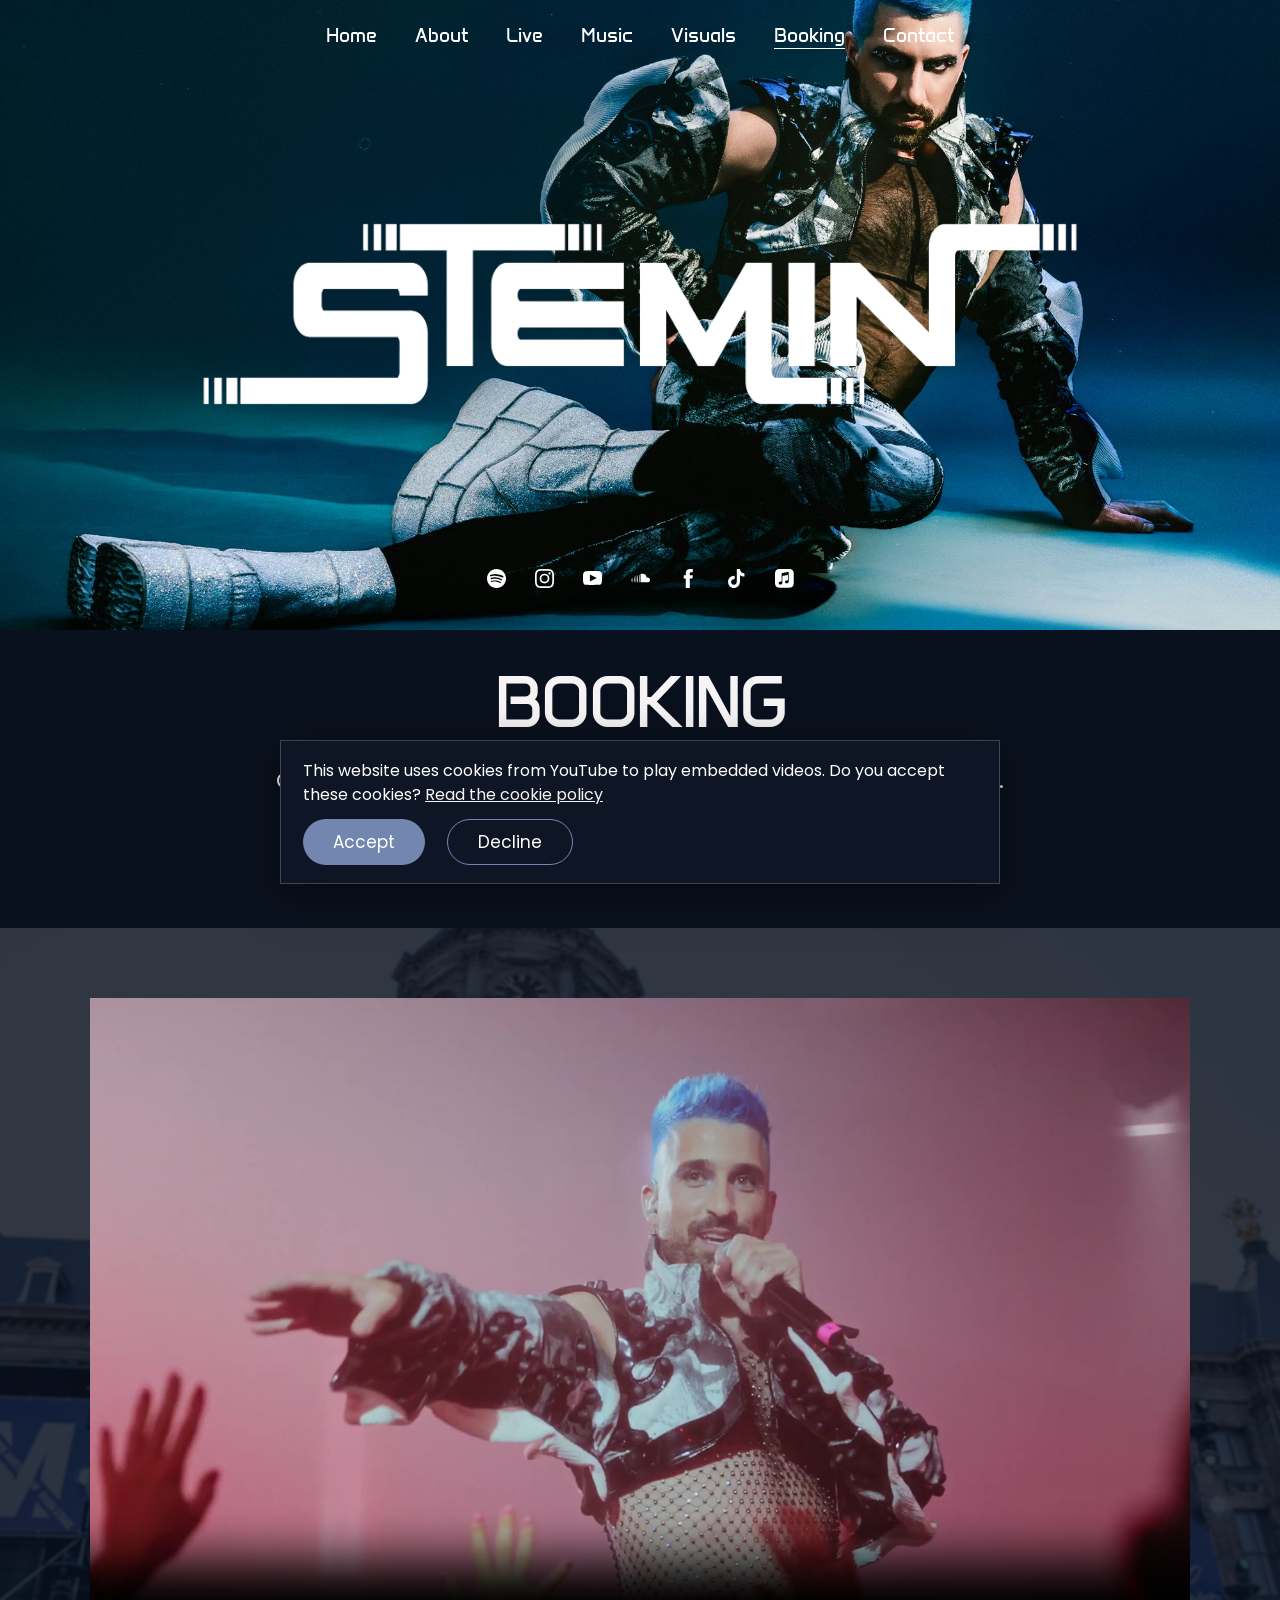
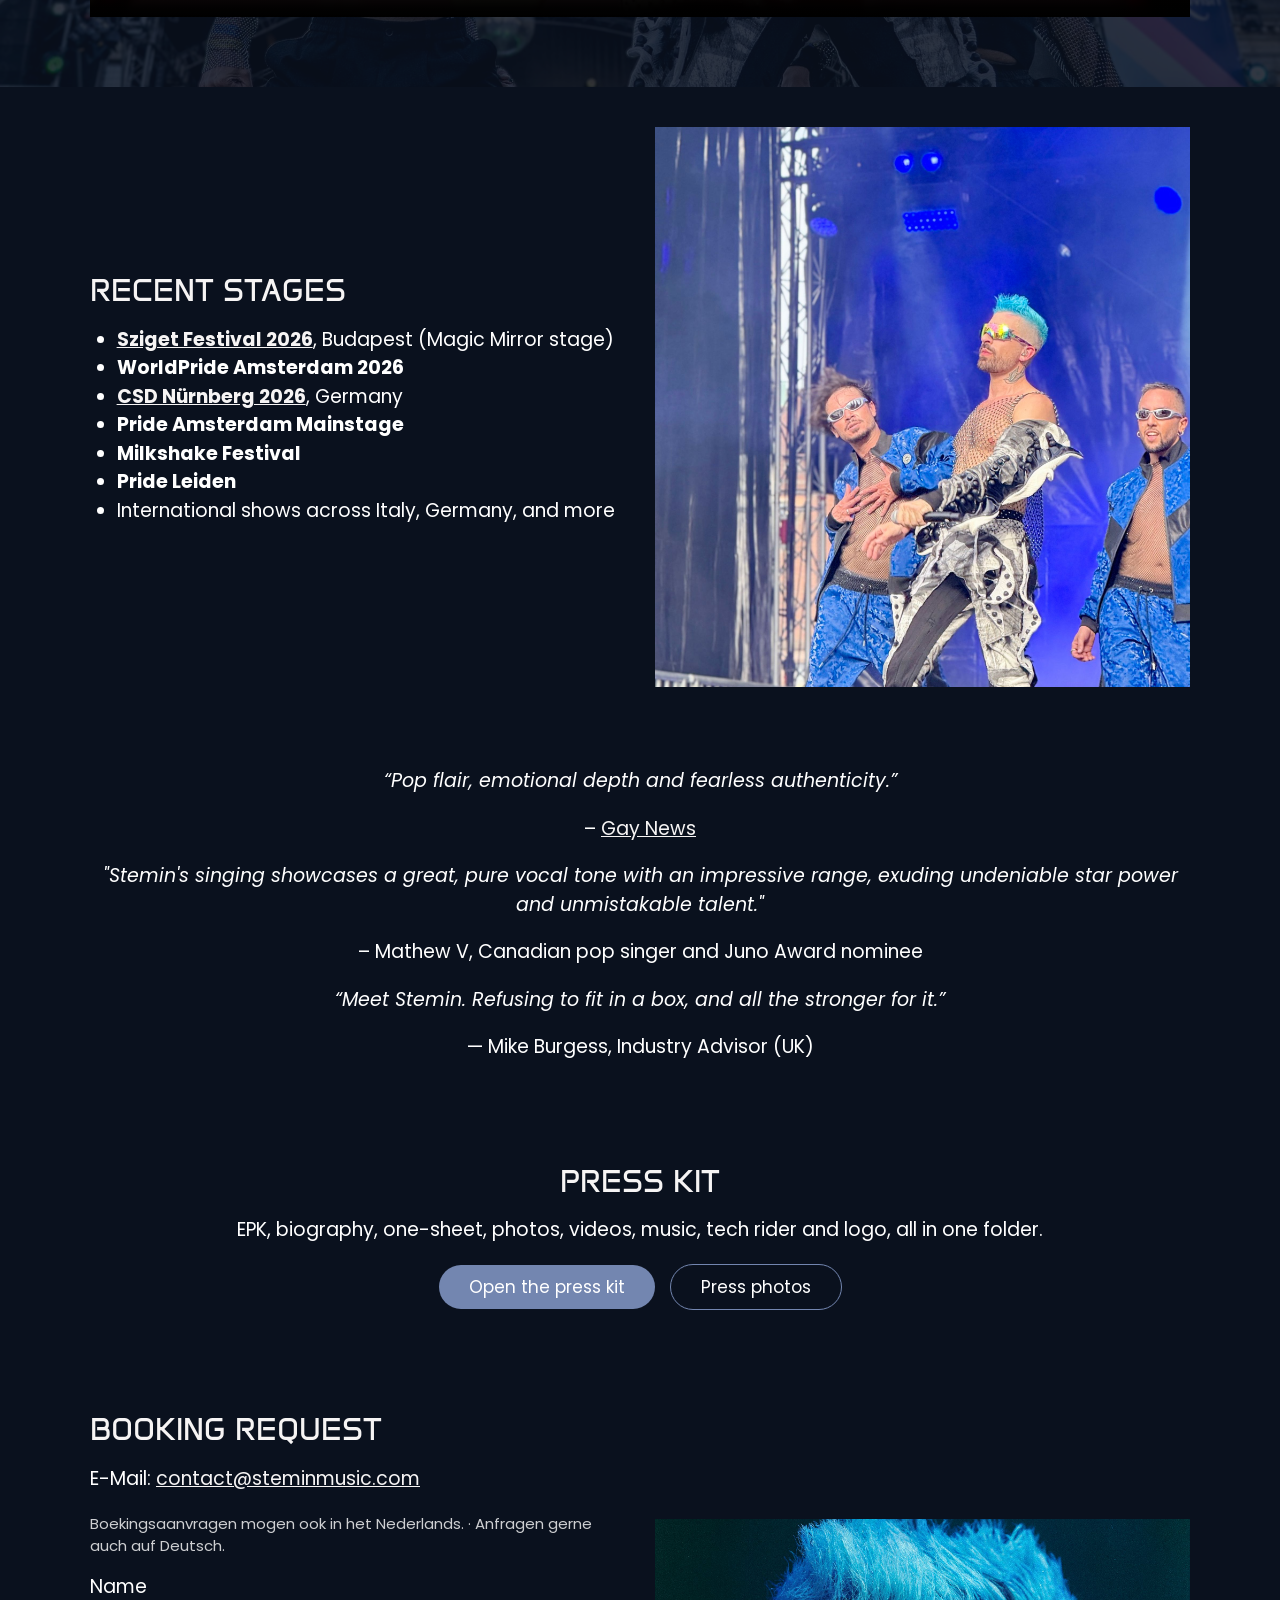
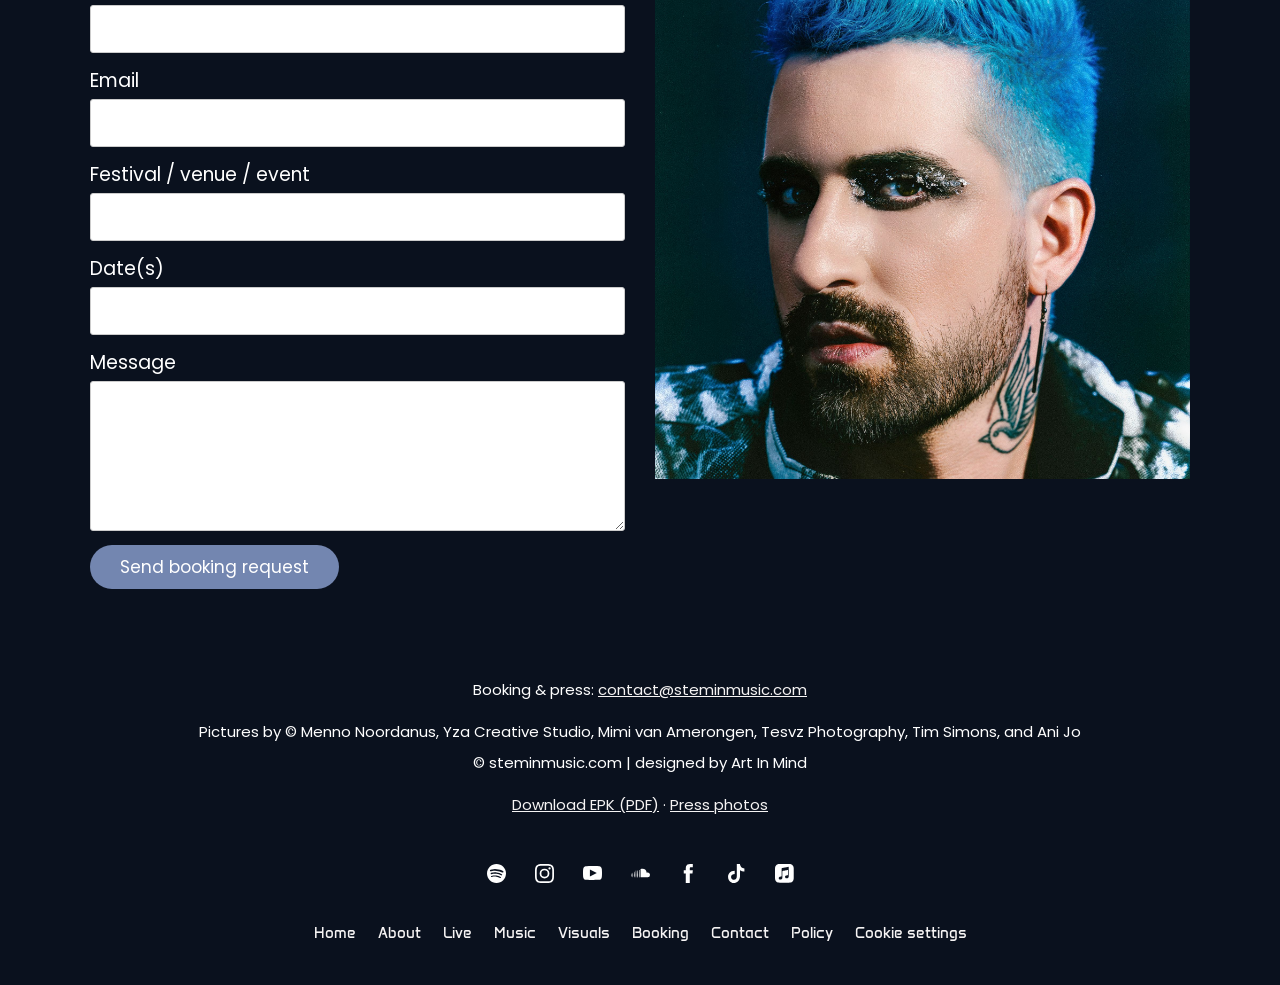
<file: booking/index.html>
<!DOCTYPE html>
<html lang="en">
<head>
<meta charset="utf-8">
<meta name="viewport" content="width=device-width, initial-scale=1">
<title>Book Stemin | Queer pop for festivals, Prides &amp; clubs</title>
<meta name="description" content="Book Stemin, queer pop artist from Amsterdam: live vocals and dancers for festivals, Prides and club nights. Sziget, WorldPride Amsterdam, CSD Nürnberg.">

<link rel="canonical" href="https://steminmusic.com/booking/">
<meta property="og:type" content="website">
<meta property="og:title" content="Book Stemin | Queer pop for festivals, Prides &amp; clubs">
<meta property="og:description" content="Book Stemin, queer pop artist from Amsterdam: live vocals and dancers for festivals, Prides and club nights. Sziget, WorldPride Amsterdam, CSD Nürnberg.">
<meta property="og:url" content="https://steminmusic.com/booking/">
<meta property="og:image" content="https://steminmusic.com/img/og-image.jpg">
<meta property="og:image:width" content="1200">
<meta property="og:image:height" content="630">
<meta property="og:site_name" content="Stemin">
<meta property="og:locale" content="en_GB">
<meta name="twitter:card" content="summary_large_image">
<meta name="twitter:image" content="https://steminmusic.com/img/og-image.jpg">
<script type="application/ld+json">{"@context": "https://schema.org", "@type": "MusicGroup", "name": "Stemin", "url": "https://steminmusic.com/", "image": "https://steminmusic.com/img/og-image.jpg", "logo": "https://steminmusic.com/img/icon-512.png", "description": "Stemin is a queer pop artist from Amsterdam, known for fusing pop, soul and personal storytelling.", "genre": ["Pop", "Queer pop", "Soul"], "email": "contact@steminmusic.com", "foundingLocation": {"@type": "Place", "name": "Amsterdam, Netherlands"}, "sameAs": ["https://open.spotify.com/artist/1zyGoR9jHhPVAwW4OPeCIf?si=YAcBXMqQQqu5lbDR0uVkJg", "https://instagram.com/steminmusic", "https://www.youtube.com/channel/UCnm-_FGDX8ijLJgsgmDUvSA/featured", "https://soundcloud.com/steminmusic", "https://facebook.com/steminmusic", "https://www.tiktok.com/@steminmusic", "https://itunes.apple.com/artist/stemin/1516719726"]}</script>
<link rel="icon" href="../img/icon-32.png" type="image/png" sizes="32x32">
<link rel="icon" href="../img/icon-512.png" type="image/png" sizes="512x512">
<link rel="apple-touch-icon" href="../img/icon-180.png">
<meta name="theme-color" content="#0b1220">
<link rel="preload" href="../fonts/anta-latin-400-normal.woff2" as="font" type="font/woff2" crossorigin>
<link rel="stylesheet" href="../style.css">
</head>
<body class="page-booking">
<header class="page-header">
<img class="header-bg" src="../img/260520-stemin-402-socialmedia.jpg" srcset="../img/260520-stemin-402-socialmedia-800.jpg 800w, ../img/260520-stemin-402-socialmedia.jpg 2000w" sizes="(max-width: 760px) 100vw, 1140px" alt="" fetchpriority="high">
<div class="nav-bar">
<button class="menu" aria-label="Menu" aria-expanded="false"><span></span><span></span><span></span></button>
<nav class="nav"><ul><li><a href="../">Home</a></li><li><a href="../about/">About</a></li><li><a href="../live/">Live</a></li><li><a href="../music/">Music</a></li><li><a href="../visuals/">Visuals</a></li><li><a href="../booking/" aria-current=page>Booking</a></li><li class="has-sub"><a href="../contact/">Contact</a><ul><li><a href="../policy/">Policy</a></li></ul></li></ul></nav>
</div>
<div class="header-title"><div class="logo-wrap"><img class="logo" src="../img/stemin-white-long.png" alt="Stemin" width="900" height="300"></div></div>
<div class="socials"><a href="https://open.spotify.com/artist/1zyGoR9jHhPVAwW4OPeCIf?si=YAcBXMqQQqu5lbDR0uVkJg" target="_blank" rel="noopener" aria-label="Spotify"><svg class="icon" viewbox="0 0 18 18" xmlns="http://www.w3.org/2000/svg"><path d="M9 0c1.242 0 2.414.234 3.516.703a8.832 8.832 0 012.865 1.934 9.3 9.3 0 011.916 2.847A8.885 8.885 0 0118 9a8.797 8.797 0 01-.703 3.48 8.832 8.832 0 01-1.934 2.866 9.185 9.185 0 01-2.883 1.916A8.28 8.28 0 019 18a8.28 8.28 0 01-3.48-.738 9.185 9.185 0 01-2.883-1.916A8.832 8.832 0 01.703 12.48 8.797 8.797 0 010 9c0-1.242.234-2.414.703-3.516a9.146 9.146 0 011.934-2.847A9.036 9.036 0 015.52.703 8.633 8.633 0 019 0zm-.053 10.898c-1.465-.164-3.052-.046-4.763.352a.477.477 0 00-.334.229.518.518 0 00-.053.439c.023.14.1.252.228.334.104.066.218.09.344.073l.096-.02c1.57-.352 3.017-.457 4.342-.317 1.324.14 2.513.54 3.568 1.196.14.07.281.087.422.052a.592.592 0 00.351-.263.528.528 0 00.053-.405.472.472 0 00-.299-.334c-1.172-.726-2.49-1.171-3.955-1.336zm.211-2.9c-1.863-.223-3.615-.088-5.256.404a.576.576 0 00-.369.334.74.74 0 00-.073.411l.02.1a.49.49 0 00.3.403c.175.082.357.1.544.053 1.406-.445 2.947-.568 4.623-.369 1.676.2 3.123.662 4.342 1.389.14.117.305.152.492.105a.78.78 0 00.457-.316.689.689 0 00.07-.528c-.046-.187-.14-.316-.28-.386-1.383-.844-3.007-1.377-4.87-1.6zm.07-3.094a21.718 21.718 0 00-3.146-.017c-1.008.093-1.91.258-2.707.492a.81.81 0 00-.475.404.83.83 0 00-.052.65c.07.188.199.34.386.458a.74.74 0 00.633.07c.68-.211 1.477-.363 2.39-.457a16.95 16.95 0 012.778.017c.961.083 1.899.24 2.813.475a9.645 9.645 0 012.46.984c.212.118.434.153.669.106.234-.047.398-.152.492-.316a.85.85 0 00.088-.65.798.798 0 00-.405-.51 10.987 10.987 0 00-2.777-1.16 16.84 16.84 0 00-3.146-.546z"></path></svg></a><a href="https://instagram.com/steminmusic" target="_blank" rel="noopener" aria-label="Instagram"><svg class="icon" viewbox="0 0 18 18" xmlns="http://www.w3.org/2000/svg"><path d="M6.955 1.628l2.582-.006c1.916.001 2.227.012 3.1.052.877.04 1.354.187 1.67.31.421.163.72.358 1.036.673.27.27.452.529.6.862l.073.173c.113.29.246.715.298 1.46l.03.627c.012.29.02.553.025.917l.01 2.842c-.002 1.915-.013 2.226-.053 3.099-.037.804-.163 1.272-.279 1.588l-.031.083c-.163.42-.358.72-.673 1.035-.315.315-.615.51-1.035.673-.29.113-.715.246-1.46.298l-1.21.05c-.344.007-.761.011-1.428.013l-3.255-.005a37.01 37.01 0 01-1.592-.046c-.877-.04-1.354-.187-1.67-.31a2.788 2.788 0 01-1.036-.673 2.788 2.788 0 01-.673-1.035c-.113-.29-.246-.715-.298-1.46l-.05-1.21a71.292 71.292 0 01-.013-1.428l.005-3.255c.006-.692.02-1.022.046-1.592.04-.877.187-1.354.31-1.67.163-.421.358-.72.673-1.036.315-.315.615-.51 1.035-.673.29-.113.715-.246 1.46-.298l.627-.03c.355-.015.668-.023 1.176-.028zM6.97.006h4.06c.747.007 1.09.021 1.68.048.959.044 1.613.196 2.185.419.592.23 1.094.537 1.594 1.038.5.5.808 1.002 1.038 1.594.198.509.34 1.082.4 1.876l.035.68c.026.62.036 1.093.038 2.574l-.005 2.658c-.006.844-.02 1.192-.05 1.818-.043.958-.195 1.612-.418 2.184a4.412 4.412 0 01-1.038 1.594c-.5.5-1.002.809-1.594 1.039-.509.197-1.082.34-1.876.4l-.795.039c-.53.021-1.003.03-2.193.032l-2.924-.004a39.115 39.115 0 01-1.818-.05c-.958-.043-1.612-.195-2.184-.417a4.412 4.412 0 01-1.594-1.039c-.5-.5-.809-1.002-1.039-1.594-.197-.509-.34-1.082-.4-1.876l-.042-.876C.009 11.575 0 11.027 0 9.527L.006 6.97c.007-.747.021-1.09.048-1.68.044-.959.196-1.613.418-2.185A4.412 4.412 0 011.511 1.51c.5-.5 1.002-.808 1.594-1.038.509-.198 1.082-.34 1.876-.4L5.857.03C6.177.018 6.49.01 6.97.006zm2.048 4.387a4.625 4.625 0 100 9.25 4.625 4.625 0 000-9.25zm0 1.623a3.002 3.002 0 110 6.004 3.002 3.002 0 010-6.004zm4.768-2.909a1.071 1.071 0 100 2.143 1.071 1.071 0 000-2.143z" fill-rule="evenodd"></path></svg></a><a href="https://www.youtube.com/channel/UCnm-_FGDX8ijLJgsgmDUvSA/featured" target="_blank" rel="noopener" aria-label="Youtube"><svg class="icon" viewbox="0 0 18 14" xmlns="http://www.w3.org/2000/svg"><path d="M7.518.011l1.81-.01c.971.004 3.89.03 5.972.173l.355.05c.394.061.95.209 1.445.76.463.478.66 1.426.714 1.746l.017.108s.155 1.378.168 2.816L18 7.241c0 .654-.032 1.31-.068 1.84l-.1 1.172s-.17 1.274-.732 1.853c-.675.753-1.463.753-1.8.811l-.537.033c-2.11.12-4.778.138-5.547.14l-2.132-.03c-1.465-.029-3.372-.076-4.215-.143-.394-.116-1.294-.058-1.969-.81-.43-.444-.63-1.293-.7-1.668l-.031-.186S.014 8.875 0 7.437V5.654l.007-.39c.012-.45.035-.883.06-1.254l.1-1.172S.339 1.564.9.985C1.575.232 2.362.232 2.7.174l.75-.045C4.827.057 6.4.025 7.518.01zm-.973 3.262v6.545l6.546-3.273-6.546-3.272z"></path></svg></a><a href="https://soundcloud.com/steminmusic" target="_blank" rel="noopener" aria-label="Soundcloud"><svg class="icon" viewbox="0 0 18 9" xmlns="http://www.w3.org/2000/svg"><path d="M4.698 1.755c.09 0 .145.036.163.108l.007.062.17 4.132-.17 1.98c0 .114-.057.17-.17.17-.045 0-.127-.072-.157-.13l-.013-.04-.113-1.98.113-4.132c0-.114.057-.17.17-.17zm3.17-.68c.094 0 .189.08.217.17l.01.057.113 4.755-.114 1.924-.009.056c-.028.092-.123.17-.217.17-.17 0-.283-.113-.226-.226l-.114-1.924.114-4.755c0-.113.113-.227.226-.227zm-1.642.567c.095 0 .19.078.218.17l.009.056.17 4.189-.114 1.924-.008.056c-.03.092-.124.17-.218.17s-.189-.078-.25-.203L6 7.924 5.887 6 6 1.868c0-.113.113-.226.226-.226zM10.755 0a4.075 4.075 0 014.075 3.736c.283-.113.566-.17.906-.17 1.302 0 2.264.962 2.264 2.264a2.293 2.293 0 01-2.16 2.316l-.16.005H9.282c-.097 0-.194-.125-.22-.232l-.006-.051V.566c0-.146.041-.208.16-.258l.066-.025C9.736.113 10.245 0 10.755 0zM3.17 2.83c.09 0 .145.036.163.08l.007.033.17 3.114-.17 1.98-.043.042c-.042.04-.085.072-.127.072-.09 0-.145-.036-.163-.08L3 8.038l-.17-1.981L3 2.943c.057-.056.113-.113.17-.113zM1.698 3.906c.045 0 .09 0 .107.058l.006.055.17 2.038-.17 1.98a.122.122 0 01-.113.114c-.045 0-.09-.036-.107-.08l-.006-.033-.17-1.981.17-2.038c0-.057.057-.113.113-.113zm-1.472.396l.029.007a.05.05 0 01.02.017l.008.032.226 1.699-.226 1.641s0 .057-.057.057l-.028-.007a.05.05 0 01-.02-.017L.17 7.698 0 6.057l.17-1.699s0-.056.056-.056z"></path></svg></a><a href="https://facebook.com/steminmusic" target="_blank" rel="noopener" aria-label="Facebook"><svg class="icon" viewbox="0 0 9 18" xmlns="http://www.w3.org/2000/svg"><path d="M1.907 18V8.999H0V5.897h1.907V4.035C1.907 1.505 2.984 0 6.044 0h2.547v3.103H7c-1.191 0-1.27.433-1.27 1.242l-.005 1.552h2.885L8.27 9H5.724V18H1.907z" fill-rule="evenodd"></path></svg></a><a href="https://www.tiktok.com/@steminmusic" target="_blank" rel="noopener" aria-label="Tiktok"><svg class="icon" viewbox="0 0 16 18" xmlns="http://www.w3.org/2000/svg"><path d="M11.281 0c.298 2.554 1.73 4.077 4.219 4.24v2.872c-1.442.14-2.706-.33-4.175-1.215v5.373c0 6.826-7.473 8.96-10.477 4.066-1.93-3.148-.748-8.672 5.444-8.894v3.03a8.99 8.99 0 00-1.437.35c-1.377.465-2.158 1.335-1.94 2.868.417 2.938 5.828 3.808 5.378-1.933V.005h2.988V0z" fill-rule="evenodd"></path></svg></a><a href="https://itunes.apple.com/artist/stemin/1516719726" target="_blank" rel="noopener" aria-label="Apple Music"><svg class="icon" viewbox="0 0 73 73" xmlns="http://www.w3.org/2000/svg"><path class="st0" d="M72,19.94c0-0.72-0.01-1.45-0.03-2.17c-0.04-1.58-0.14-3.17-0.42-4.73c-0.28-1.58-0.75-3.06-1.48-4.5 c-0.72-1.41-1.66-2.71-2.78-3.83c-1.12-1.12-2.42-2.06-3.83-2.78c-1.44-0.73-2.91-1.2-4.49-1.48c-1.56-0.28-3.15-0.37-4.73-0.42 C53.51,0.02,52.78,0.01,52.06,0c-0.86,0-1.72,0-2.58,0H22.52c-0.86,0-1.72,0-2.58,0c-0.72,0-1.45,0.01-2.17,0.03 c-1.58,0.04-3.17,0.14-4.73,0.42C11.46,0.74,9.98,1.2,8.55,1.94C7.13,2.66,5.84,3.6,4.72,4.72S2.65,7.13,1.93,8.55 c-0.73,1.44-1.2,2.91-1.48,4.5c-0.28,1.56-0.37,3.15-0.42,4.73C0.02,18.5,0.01,19.22,0,19.94c0,0.86,0,1.72,0,2.58v26.95 c0,0.86,0,1.72,0,2.58c0,0.72,0.01,1.45,0.03,2.17c0.04,1.58,0.14,3.17,0.42,4.73c0.28,1.58,0.75,3.06,1.48,4.5 c0.72,1.41,1.66,2.71,2.78,3.83s2.42,2.06,3.83,2.78c1.44,0.73,2.91,1.2,4.49,1.48c1.56,0.28,3.15,0.37,4.73,0.42 c0.72,0.02,1.45,0.03,2.17,0.03c0.86,0.01,1.72,0,2.58,0h26.95c0.86,0,1.72,0,2.58,0c0.72,0,1.45-0.01,2.17-0.03 c1.58-0.04,3.17-0.14,4.73-0.42c1.58-0.28,3.06-0.75,4.49-1.48c1.41-0.72,2.71-1.66,3.83-2.78c1.12-1.12,2.06-2.41,2.78-3.83 c0.73-1.44,1.2-2.91,1.48-4.5c0.28-1.56,0.37-3.15,0.42-4.73c0.02-0.72,0.03-1.45,0.03-2.17c0.01-0.86,0-1.72,0-2.58V22.52 C72,21.66,72,20.8,72,19.94z M52.71,46.85c0,0.91-0.01,1.74-0.2,2.65c-0.19,0.89-0.53,1.72-1.05,2.47 c-0.52,0.75-1.19,1.36-1.97,1.82c-0.79,0.47-1.62,0.73-2.5,0.91c-1.66,0.33-2.79,0.41-3.86,0.2c-1.03-0.21-1.9-0.68-2.6-1.32 c-1.03-0.95-1.68-2.23-1.82-3.56c-0.16-1.57,0.36-3.24,1.53-4.48c0.59-0.62,1.34-1.11,2.34-1.5c1.04-0.4,2.19-0.65,3.96-1 c0.47-0.09,0.93-0.19,1.4-0.28c0.61-0.12,1.14-0.28,1.56-0.8c0.43-0.52,0.43-1.16,0.43-1.78V24.32c0-1.21-0.54-1.54-1.7-1.32 c-0.83,0.16-18.62,3.75-18.62,3.75c-1,0.24-1.36,0.57-1.36,1.82v23.23c0,0.91-0.05,1.74-0.24,2.65c-0.19,0.89-0.53,1.72-1.05,2.47 c-0.52,0.75-1.19,1.36-1.97,1.82c-0.79,0.47-1.62,0.74-2.5,0.92c-1.66,0.33-2.79,0.41-3.86,0.2c-1.03-0.21-1.9-0.69-2.6-1.33 c-1.03-0.95-1.63-2.23-1.78-3.56c-0.16-1.57,0.31-3.24,1.49-4.48c0.59-0.62,1.34-1.11,2.34-1.5c1.04-0.4,2.19-0.65,3.96-1 c0.47-0.09,0.93-0.19,1.4-0.28c0.61-0.12,1.14-0.28,1.56-0.8c0.42-0.52,0.47-1.13,0.47-1.75c0-4.92,0-26.78,0-26.78 c0-0.36,0.03-0.6,0.05-0.72c0.09-0.56,0.31-1.05,0.72-1.39c0.34-0.28,0.78-0.48,1.33-0.6l0.01,0L49,11.33 c0.19-0.04,1.73-0.31,1.91-0.33c1.16-0.1,1.81,0.66,1.81,1.89L52.71,46.85L52.71,46.85z"></path></svg></a></div>
</header>
<main id="main">
<section class="sec"><div class="wrap"><h1 class="feature-title center">BOOKING</h1>
<p class="center lead-text">Queer pop, after dark: a show built for big stages and late nights.</p>
<p class="center"><a class="button" href="#booking-form">Send a booking request</a> <a class="button outline" href="https://drive.google.com/drive/folders/1B-3PsPf7jAhnRnCJGpX_uzkBK9g3aQ9h?usp=sharing" target="_blank" rel="noopener">Download EPK (PDF)</a></p></div></section>
<section class="sec has-bg"><img class="sec-bg" src="../img/20260731-dsc05511.jpg" srcset="../img/20260731-dsc05511-800.jpg 800w, ../img/20260731-dsc05511.jpg 2000w" sizes="(max-width: 760px) 100vw, 1140px" alt="" loading="lazy"><div class="wrap"><div class="video selfhosted"><video controls playsinline preload="none" poster="../video/sziget-recap-poster.jpg" title="Stemin live at Sziget Festival 2026 – recap"><source src="../video/sziget-recap-720.mp4" type="video/mp4" media="(max-width: 760px)"><source src="../video/sziget-recap.mp4" type="video/mp4"></video></div></div></section>
<section class="sec"><div class="wrap"><div class="cols half"><div><h2>RECENT STAGES</h2>
<ul>
<li><a href="https://archive.steminmusic.com/" target="_blank" rel="noopener"><strong>Sziget Festival 2026</strong></a>, Budapest (Magic Mirror stage)</li>
<li><strong>WorldPride Amsterdam 2026</strong></li>
<li><a href="https://archive.steminmusic.com/pride-nuernberg-2026/" target="_blank" rel="noopener"><strong>CSD Nürnberg 2026</strong></a>, Germany</li>
<li><strong>Pride Amsterdam Mainstage</strong></li>
<li><strong>Milkshake Festival</strong></li>
<li><strong>Pride Leiden</strong></li>
<li>International shows across Italy, Germany, and more</li>
</ul></div>
<div><img src="../img/image15.jpeg" srcset="../img/image15-800.jpeg 800w, ../img/image15.jpeg 2000w" sizes="(max-width: 760px) 100vw, 1140px" alt="Stemin live at CSD Nürnberg 2026" loading="lazy"></div></div></div></section>
<section class="sec"><div class="wrap"><p class="center"><em>“Pop flair, emotional depth and fearless authenticity.”</em></p>
<p class="center">– <a href="https://www.gay-news.com/article/8462/Stemin-Brings-Queer-Soul-and-Pop-Power-Alive-on-Stage/" target="_blank" rel="noopener">Gay News</a></p>
<p class="center"><em>"Stemin's singing showcases a great, pure vocal tone with an impressive range, exuding undeniable star power and unmistakable talent."</em></p>
<p class="center">– Mathew V, Canadian pop singer and Juno Award nominee</p>
<p class="center"><em>“Meet Stemin. Refusing to fit in a box, and all the stronger for it.”</em></p>
<p class="center">— Mike Burgess, Industry Advisor (UK)</p></div></section>
<section class="sec"><div class="wrap"><h2 class="center">PRESS KIT</h2>
<p class="center">EPK, biography, one-sheet, photos, videos, music, tech rider and logo, all in one folder.</p>
<p class="center"><a class="button" href="https://drive.google.com/drive/folders/1zsEVpOitnk68miHf9jiluDAHunNUzL-t?usp=sharing" target="_blank" rel="noopener">Open the press kit</a> <a class="button outline" href="../press/">Press photos</a></p></div></section>
<section class="sec"><div class="wrap"><div class="cols half" id="booking-form"><div><h2>BOOKING REQUEST</h2>
<p>E-Mail: <a href="mailto:contact@steminmusic.com">contact@steminmusic.com</a></p>
<p class="small-note">Boekingsaanvragen mogen ook in het Nederlands. · Anfragen gerne auch auf Deutsch.</p>
<form class="form contact" method="POST" action="https://api.web3forms.com/submit">
<input type="hidden" name="access_key" value="655402a6-4e9c-4b28-8407-28db301b1a16"><input type="hidden" name="subject" value="Booking request via steminmusic.com"><input type="hidden" name="from_name" value="steminmusic.com"><input type="hidden" name="redirect" value="https://steminmusic.com/thanks/"><input type="checkbox" name="botcheck" class="sr" tabindex="-1" autocomplete="off">
<label>Name<input type="text" name="name" required></label>
<label>Email<input type="email" name="email" required></label>
<label>Festival / venue / event<input type="text" name="event"></label>
<label>Date(s)<input type="text" name="date"></label>
<label>Message<textarea name="message" rows="5" required></textarea></label>
<button class="button" type="submit">Send booking request</button>
</form></div>
<div><img src="../img/260520-stemin-468-socialmedia.jpg" srcset="../img/260520-stemin-468-socialmedia-800.jpg 800w, ../img/260520-stemin-468-socialmedia.jpg 2000w" sizes="(max-width: 760px) 100vw, 1140px" alt="Stemin" loading="lazy"></div></div></div></section>
</main>
<footer class="page-footer">
<div class="wrap">
<p class="center">Booking &amp; press: <a href="mailto:contact@steminmusic.com">contact@steminmusic.com</a></p>
<p class="center">Pictures by © Menno Noordanus, Yza Creative Studio, Mimi van Amerongen, Tesvz Photography, Tim Simons, and Ani Jo</p>
<p class="center">© steminmusic.com | designed by Art In Mind</p>
<p class="center"><a href="https://drive.google.com/drive/folders/1B-3PsPf7jAhnRnCJGpX_uzkBK9g3aQ9h?usp=sharing" target="_blank" rel="noopener">Download EPK (PDF)</a> · <a href="../press/">Press photos</a></p>
<div class="socials"><a href="https://open.spotify.com/artist/1zyGoR9jHhPVAwW4OPeCIf?si=YAcBXMqQQqu5lbDR0uVkJg" target="_blank" rel="noopener" aria-label="Spotify"><svg class="icon" viewbox="0 0 18 18" xmlns="http://www.w3.org/2000/svg"><path d="M9 0c1.242 0 2.414.234 3.516.703a8.832 8.832 0 012.865 1.934 9.3 9.3 0 011.916 2.847A8.885 8.885 0 0118 9a8.797 8.797 0 01-.703 3.48 8.832 8.832 0 01-1.934 2.866 9.185 9.185 0 01-2.883 1.916A8.28 8.28 0 019 18a8.28 8.28 0 01-3.48-.738 9.185 9.185 0 01-2.883-1.916A8.832 8.832 0 01.703 12.48 8.797 8.797 0 010 9c0-1.242.234-2.414.703-3.516a9.146 9.146 0 011.934-2.847A9.036 9.036 0 015.52.703 8.633 8.633 0 019 0zm-.053 10.898c-1.465-.164-3.052-.046-4.763.352a.477.477 0 00-.334.229.518.518 0 00-.053.439c.023.14.1.252.228.334.104.066.218.09.344.073l.096-.02c1.57-.352 3.017-.457 4.342-.317 1.324.14 2.513.54 3.568 1.196.14.07.281.087.422.052a.592.592 0 00.351-.263.528.528 0 00.053-.405.472.472 0 00-.299-.334c-1.172-.726-2.49-1.171-3.955-1.336zm.211-2.9c-1.863-.223-3.615-.088-5.256.404a.576.576 0 00-.369.334.74.74 0 00-.073.411l.02.1a.49.49 0 00.3.403c.175.082.357.1.544.053 1.406-.445 2.947-.568 4.623-.369 1.676.2 3.123.662 4.342 1.389.14.117.305.152.492.105a.78.78 0 00.457-.316.689.689 0 00.07-.528c-.046-.187-.14-.316-.28-.386-1.383-.844-3.007-1.377-4.87-1.6zm.07-3.094a21.718 21.718 0 00-3.146-.017c-1.008.093-1.91.258-2.707.492a.81.81 0 00-.475.404.83.83 0 00-.052.65c.07.188.199.34.386.458a.74.74 0 00.633.07c.68-.211 1.477-.363 2.39-.457a16.95 16.95 0 012.778.017c.961.083 1.899.24 2.813.475a9.645 9.645 0 012.46.984c.212.118.434.153.669.106.234-.047.398-.152.492-.316a.85.85 0 00.088-.65.798.798 0 00-.405-.51 10.987 10.987 0 00-2.777-1.16 16.84 16.84 0 00-3.146-.546z"></path></svg></a><a href="https://instagram.com/steminmusic" target="_blank" rel="noopener" aria-label="Instagram"><svg class="icon" viewbox="0 0 18 18" xmlns="http://www.w3.org/2000/svg"><path d="M6.955 1.628l2.582-.006c1.916.001 2.227.012 3.1.052.877.04 1.354.187 1.67.31.421.163.72.358 1.036.673.27.27.452.529.6.862l.073.173c.113.29.246.715.298 1.46l.03.627c.012.29.02.553.025.917l.01 2.842c-.002 1.915-.013 2.226-.053 3.099-.037.804-.163 1.272-.279 1.588l-.031.083c-.163.42-.358.72-.673 1.035-.315.315-.615.51-1.035.673-.29.113-.715.246-1.46.298l-1.21.05c-.344.007-.761.011-1.428.013l-3.255-.005a37.01 37.01 0 01-1.592-.046c-.877-.04-1.354-.187-1.67-.31a2.788 2.788 0 01-1.036-.673 2.788 2.788 0 01-.673-1.035c-.113-.29-.246-.715-.298-1.46l-.05-1.21a71.292 71.292 0 01-.013-1.428l.005-3.255c.006-.692.02-1.022.046-1.592.04-.877.187-1.354.31-1.67.163-.421.358-.72.673-1.036.315-.315.615-.51 1.035-.673.29-.113.715-.246 1.46-.298l.627-.03c.355-.015.668-.023 1.176-.028zM6.97.006h4.06c.747.007 1.09.021 1.68.048.959.044 1.613.196 2.185.419.592.23 1.094.537 1.594 1.038.5.5.808 1.002 1.038 1.594.198.509.34 1.082.4 1.876l.035.68c.026.62.036 1.093.038 2.574l-.005 2.658c-.006.844-.02 1.192-.05 1.818-.043.958-.195 1.612-.418 2.184a4.412 4.412 0 01-1.038 1.594c-.5.5-1.002.809-1.594 1.039-.509.197-1.082.34-1.876.4l-.795.039c-.53.021-1.003.03-2.193.032l-2.924-.004a39.115 39.115 0 01-1.818-.05c-.958-.043-1.612-.195-2.184-.417a4.412 4.412 0 01-1.594-1.039c-.5-.5-.809-1.002-1.039-1.594-.197-.509-.34-1.082-.4-1.876l-.042-.876C.009 11.575 0 11.027 0 9.527L.006 6.97c.007-.747.021-1.09.048-1.68.044-.959.196-1.613.418-2.185A4.412 4.412 0 011.511 1.51c.5-.5 1.002-.808 1.594-1.038.509-.198 1.082-.34 1.876-.4L5.857.03C6.177.018 6.49.01 6.97.006zm2.048 4.387a4.625 4.625 0 100 9.25 4.625 4.625 0 000-9.25zm0 1.623a3.002 3.002 0 110 6.004 3.002 3.002 0 010-6.004zm4.768-2.909a1.071 1.071 0 100 2.143 1.071 1.071 0 000-2.143z" fill-rule="evenodd"></path></svg></a><a href="https://www.youtube.com/channel/UCnm-_FGDX8ijLJgsgmDUvSA/featured" target="_blank" rel="noopener" aria-label="Youtube"><svg class="icon" viewbox="0 0 18 14" xmlns="http://www.w3.org/2000/svg"><path d="M7.518.011l1.81-.01c.971.004 3.89.03 5.972.173l.355.05c.394.061.95.209 1.445.76.463.478.66 1.426.714 1.746l.017.108s.155 1.378.168 2.816L18 7.241c0 .654-.032 1.31-.068 1.84l-.1 1.172s-.17 1.274-.732 1.853c-.675.753-1.463.753-1.8.811l-.537.033c-2.11.12-4.778.138-5.547.14l-2.132-.03c-1.465-.029-3.372-.076-4.215-.143-.394-.116-1.294-.058-1.969-.81-.43-.444-.63-1.293-.7-1.668l-.031-.186S.014 8.875 0 7.437V5.654l.007-.39c.012-.45.035-.883.06-1.254l.1-1.172S.339 1.564.9.985C1.575.232 2.362.232 2.7.174l.75-.045C4.827.057 6.4.025 7.518.01zm-.973 3.262v6.545l6.546-3.273-6.546-3.272z"></path></svg></a><a href="https://soundcloud.com/steminmusic" target="_blank" rel="noopener" aria-label="Soundcloud"><svg class="icon" viewbox="0 0 18 9" xmlns="http://www.w3.org/2000/svg"><path d="M4.698 1.755c.09 0 .145.036.163.108l.007.062.17 4.132-.17 1.98c0 .114-.057.17-.17.17-.045 0-.127-.072-.157-.13l-.013-.04-.113-1.98.113-4.132c0-.114.057-.17.17-.17zm3.17-.68c.094 0 .189.08.217.17l.01.057.113 4.755-.114 1.924-.009.056c-.028.092-.123.17-.217.17-.17 0-.283-.113-.226-.226l-.114-1.924.114-4.755c0-.113.113-.227.226-.227zm-1.642.567c.095 0 .19.078.218.17l.009.056.17 4.189-.114 1.924-.008.056c-.03.092-.124.17-.218.17s-.189-.078-.25-.203L6 7.924 5.887 6 6 1.868c0-.113.113-.226.226-.226zM10.755 0a4.075 4.075 0 014.075 3.736c.283-.113.566-.17.906-.17 1.302 0 2.264.962 2.264 2.264a2.293 2.293 0 01-2.16 2.316l-.16.005H9.282c-.097 0-.194-.125-.22-.232l-.006-.051V.566c0-.146.041-.208.16-.258l.066-.025C9.736.113 10.245 0 10.755 0zM3.17 2.83c.09 0 .145.036.163.08l.007.033.17 3.114-.17 1.98-.043.042c-.042.04-.085.072-.127.072-.09 0-.145-.036-.163-.08L3 8.038l-.17-1.981L3 2.943c.057-.056.113-.113.17-.113zM1.698 3.906c.045 0 .09 0 .107.058l.006.055.17 2.038-.17 1.98a.122.122 0 01-.113.114c-.045 0-.09-.036-.107-.08l-.006-.033-.17-1.981.17-2.038c0-.057.057-.113.113-.113zm-1.472.396l.029.007a.05.05 0 01.02.017l.008.032.226 1.699-.226 1.641s0 .057-.057.057l-.028-.007a.05.05 0 01-.02-.017L.17 7.698 0 6.057l.17-1.699s0-.056.056-.056z"></path></svg></a><a href="https://facebook.com/steminmusic" target="_blank" rel="noopener" aria-label="Facebook"><svg class="icon" viewbox="0 0 9 18" xmlns="http://www.w3.org/2000/svg"><path d="M1.907 18V8.999H0V5.897h1.907V4.035C1.907 1.505 2.984 0 6.044 0h2.547v3.103H7c-1.191 0-1.27.433-1.27 1.242l-.005 1.552h2.885L8.27 9H5.724V18H1.907z" fill-rule="evenodd"></path></svg></a><a href="https://www.tiktok.com/@steminmusic" target="_blank" rel="noopener" aria-label="Tiktok"><svg class="icon" viewbox="0 0 16 18" xmlns="http://www.w3.org/2000/svg"><path d="M11.281 0c.298 2.554 1.73 4.077 4.219 4.24v2.872c-1.442.14-2.706-.33-4.175-1.215v5.373c0 6.826-7.473 8.96-10.477 4.066-1.93-3.148-.748-8.672 5.444-8.894v3.03a8.99 8.99 0 00-1.437.35c-1.377.465-2.158 1.335-1.94 2.868.417 2.938 5.828 3.808 5.378-1.933V.005h2.988V0z" fill-rule="evenodd"></path></svg></a><a href="https://itunes.apple.com/artist/stemin/1516719726" target="_blank" rel="noopener" aria-label="Apple Music"><svg class="icon" viewbox="0 0 73 73" xmlns="http://www.w3.org/2000/svg"><path class="st0" d="M72,19.94c0-0.72-0.01-1.45-0.03-2.17c-0.04-1.58-0.14-3.17-0.42-4.73c-0.28-1.58-0.75-3.06-1.48-4.5 c-0.72-1.41-1.66-2.71-2.78-3.83c-1.12-1.12-2.42-2.06-3.83-2.78c-1.44-0.73-2.91-1.2-4.49-1.48c-1.56-0.28-3.15-0.37-4.73-0.42 C53.51,0.02,52.78,0.01,52.06,0c-0.86,0-1.72,0-2.58,0H22.52c-0.86,0-1.72,0-2.58,0c-0.72,0-1.45,0.01-2.17,0.03 c-1.58,0.04-3.17,0.14-4.73,0.42C11.46,0.74,9.98,1.2,8.55,1.94C7.13,2.66,5.84,3.6,4.72,4.72S2.65,7.13,1.93,8.55 c-0.73,1.44-1.2,2.91-1.48,4.5c-0.28,1.56-0.37,3.15-0.42,4.73C0.02,18.5,0.01,19.22,0,19.94c0,0.86,0,1.72,0,2.58v26.95 c0,0.86,0,1.72,0,2.58c0,0.72,0.01,1.45,0.03,2.17c0.04,1.58,0.14,3.17,0.42,4.73c0.28,1.58,0.75,3.06,1.48,4.5 c0.72,1.41,1.66,2.71,2.78,3.83s2.42,2.06,3.83,2.78c1.44,0.73,2.91,1.2,4.49,1.48c1.56,0.28,3.15,0.37,4.73,0.42 c0.72,0.02,1.45,0.03,2.17,0.03c0.86,0.01,1.72,0,2.58,0h26.95c0.86,0,1.72,0,2.58,0c0.72,0,1.45-0.01,2.17-0.03 c1.58-0.04,3.17-0.14,4.73-0.42c1.58-0.28,3.06-0.75,4.49-1.48c1.41-0.72,2.71-1.66,3.83-2.78c1.12-1.12,2.06-2.41,2.78-3.83 c0.73-1.44,1.2-2.91,1.48-4.5c0.28-1.56,0.37-3.15,0.42-4.73c0.02-0.72,0.03-1.45,0.03-2.17c0.01-0.86,0-1.72,0-2.58V22.52 C72,21.66,72,20.8,72,19.94z M52.71,46.85c0,0.91-0.01,1.74-0.2,2.65c-0.19,0.89-0.53,1.72-1.05,2.47 c-0.52,0.75-1.19,1.36-1.97,1.82c-0.79,0.47-1.62,0.73-2.5,0.91c-1.66,0.33-2.79,0.41-3.86,0.2c-1.03-0.21-1.9-0.68-2.6-1.32 c-1.03-0.95-1.68-2.23-1.82-3.56c-0.16-1.57,0.36-3.24,1.53-4.48c0.59-0.62,1.34-1.11,2.34-1.5c1.04-0.4,2.19-0.65,3.96-1 c0.47-0.09,0.93-0.19,1.4-0.28c0.61-0.12,1.14-0.28,1.56-0.8c0.43-0.52,0.43-1.16,0.43-1.78V24.32c0-1.21-0.54-1.54-1.7-1.32 c-0.83,0.16-18.62,3.75-18.62,3.75c-1,0.24-1.36,0.57-1.36,1.82v23.23c0,0.91-0.05,1.74-0.24,2.65c-0.19,0.89-0.53,1.72-1.05,2.47 c-0.52,0.75-1.19,1.36-1.97,1.82c-0.79,0.47-1.62,0.74-2.5,0.92c-1.66,0.33-2.79,0.41-3.86,0.2c-1.03-0.21-1.9-0.69-2.6-1.33 c-1.03-0.95-1.63-2.23-1.78-3.56c-0.16-1.57,0.31-3.24,1.49-4.48c0.59-0.62,1.34-1.11,2.34-1.5c1.04-0.4,2.19-0.65,3.96-1 c0.47-0.09,0.93-0.19,1.4-0.28c0.61-0.12,1.14-0.28,1.56-0.8c0.42-0.52,0.47-1.13,0.47-1.75c0-4.92,0-26.78,0-26.78 c0-0.36,0.03-0.6,0.05-0.72c0.09-0.56,0.31-1.05,0.72-1.39c0.34-0.28,0.78-0.48,1.33-0.6l0.01,0L49,11.33 c0.19-0.04,1.73-0.31,1.91-0.33c1.16-0.1,1.81,0.66,1.81,1.89L52.71,46.85L52.71,46.85z"></path></svg></a></div>
<nav class="footer-nav"><a href="../">Home</a><a href="../about/">About</a><a href="../live/">Live</a><a href="../music/">Music</a><a href="../visuals/">Visuals</a><a href="../booking/">Booking</a><a href="../contact/">Contact</a><a href="../policy/">Policy</a><a href="#" data-consent-open>Cookie settings</a></nav>
</div>
</footer>
<div class="cookie-banner" role="dialog" aria-label="Cookie consent" hidden>
<p>This website uses cookies from YouTube to play embedded videos. Do you accept these cookies? <a href="../policy/">Read the cookie policy</a></p>
<div class="cookie-actions"><button class="button" data-consent-accept>Accept</button><button class="button outline" data-consent-decline>Decline</button></div>
</div>
<div class="lightbox" hidden><button aria-label="Close">×</button><img alt=""></div>
<script src="../main.js" defer></script>
</body>
</html>
</file>
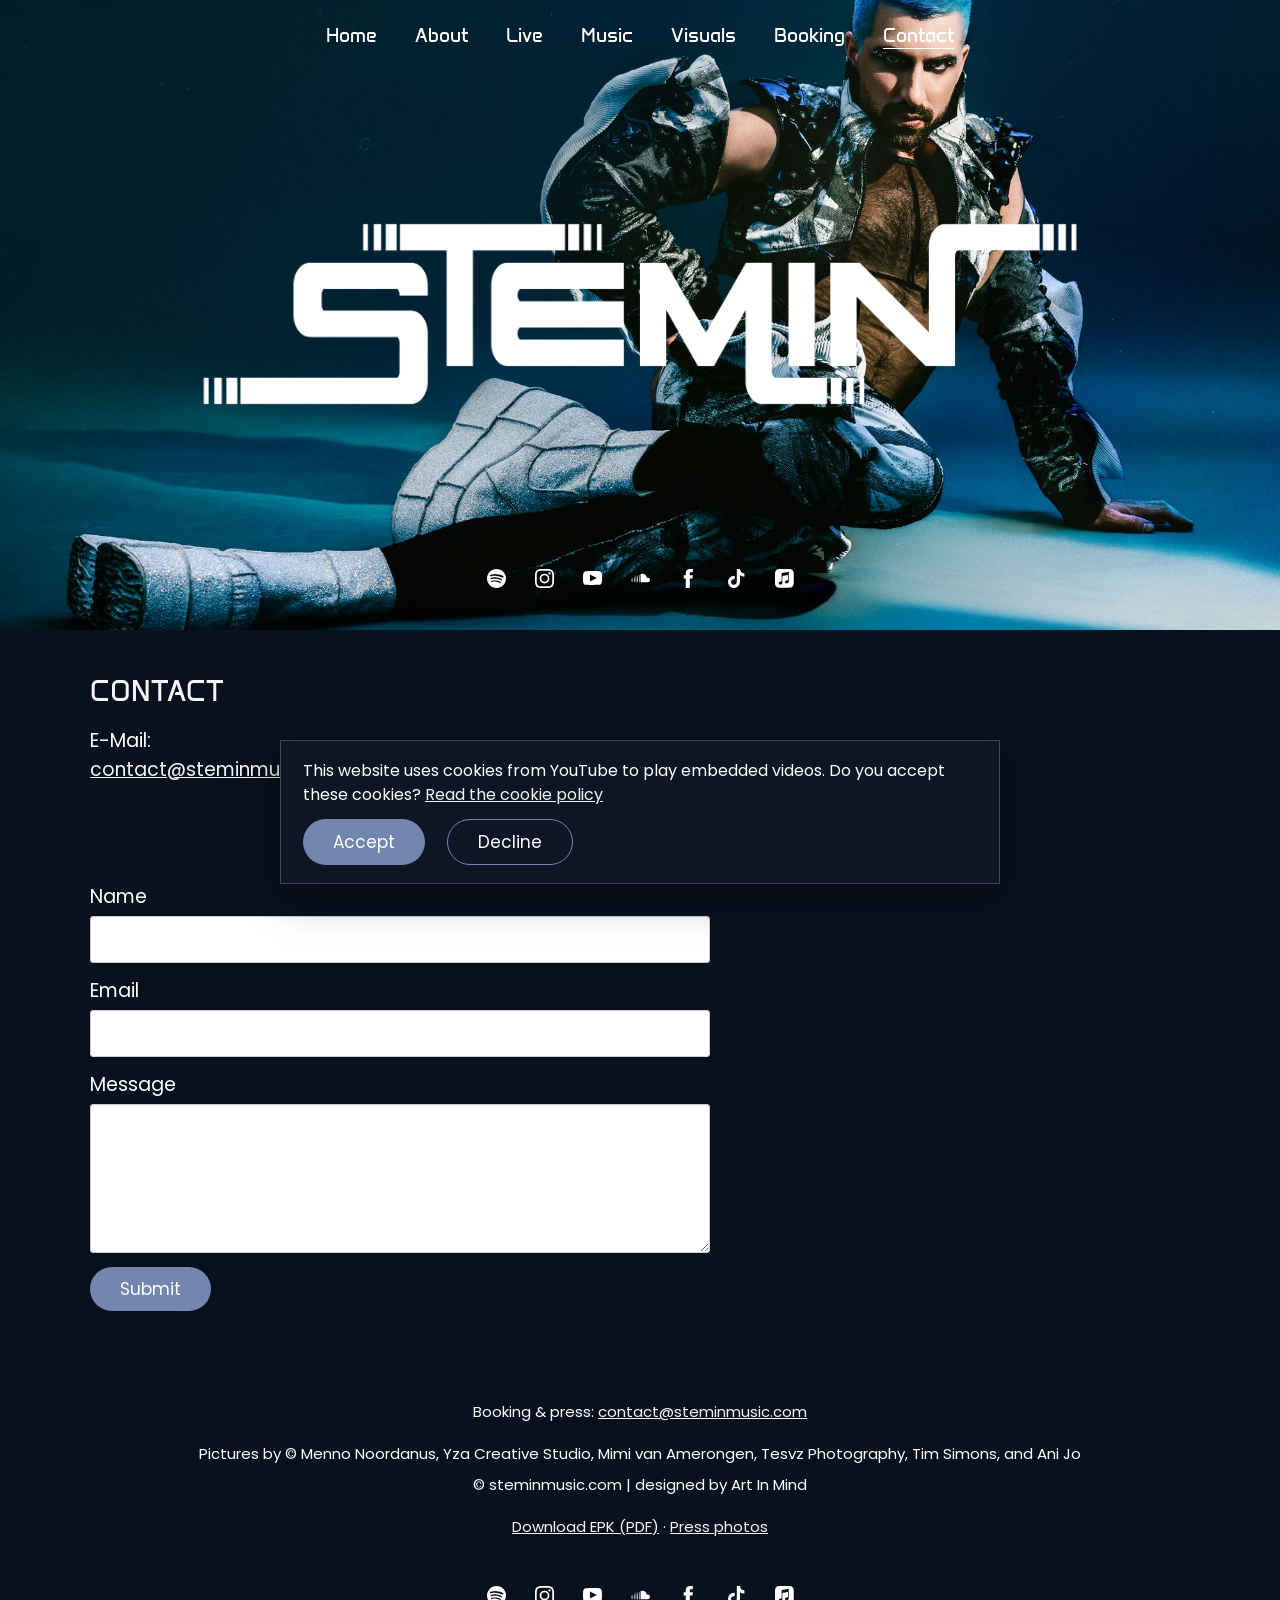
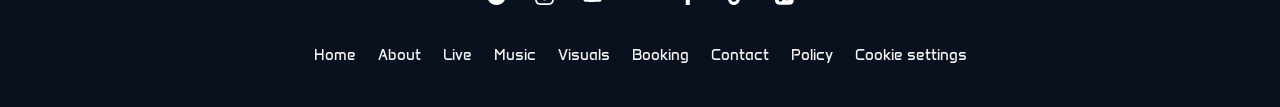
<file: contact/index.html>
<!DOCTYPE html>
<html lang="en">
<head>
<meta charset="utf-8">
<meta name="viewport" content="width=device-width, initial-scale=1">
<title>Contact &amp; booking | Stemin</title>
<meta name="description" content="Book Stemin for your festival, Pride or club night, or get in touch for press and collaborations: contact@steminmusic.com.">

<link rel="canonical" href="https://steminmusic.com/contact/">
<meta property="og:type" content="website">
<meta property="og:title" content="Contact &amp; booking | Stemin">
<meta property="og:description" content="Book Stemin for your festival, Pride or club night, or get in touch for press and collaborations: contact@steminmusic.com.">
<meta property="og:url" content="https://steminmusic.com/contact/">
<meta property="og:image" content="https://steminmusic.com/img/og-image.jpg">
<meta property="og:image:width" content="1200">
<meta property="og:image:height" content="630">
<meta property="og:site_name" content="Stemin">
<meta property="og:locale" content="en_GB">
<meta name="twitter:card" content="summary_large_image">
<meta name="twitter:image" content="https://steminmusic.com/img/og-image.jpg">
<script type="application/ld+json">{"@context": "https://schema.org", "@type": "MusicGroup", "name": "Stemin", "url": "https://steminmusic.com/", "image": "https://steminmusic.com/img/og-image.jpg", "logo": "https://steminmusic.com/img/icon-512.png", "description": "Stemin is a queer pop artist from Amsterdam, known for fusing pop, soul and personal storytelling.", "genre": ["Pop", "Queer pop", "Soul"], "email": "contact@steminmusic.com", "foundingLocation": {"@type": "Place", "name": "Amsterdam, Netherlands"}, "sameAs": ["https://open.spotify.com/artist/1zyGoR9jHhPVAwW4OPeCIf?si=YAcBXMqQQqu5lbDR0uVkJg", "https://instagram.com/steminmusic", "https://www.youtube.com/channel/UCnm-_FGDX8ijLJgsgmDUvSA/featured", "https://soundcloud.com/steminmusic", "https://facebook.com/steminmusic", "https://www.tiktok.com/@steminmusic", "https://itunes.apple.com/artist/stemin/1516719726"]}</script>
<link rel="icon" href="../img/icon-32.png" type="image/png" sizes="32x32">
<link rel="icon" href="../img/icon-512.png" type="image/png" sizes="512x512">
<link rel="apple-touch-icon" href="../img/icon-180.png">
<meta name="theme-color" content="#0b1220">
<link rel="preload" href="../fonts/anta-latin-400-normal.woff2" as="font" type="font/woff2" crossorigin>
<link rel="stylesheet" href="../style.css">
</head>
<body class="page-contact">
<header class="page-header">
<img class="header-bg" src="../img/260520-stemin-402-socialmedia.jpg" srcset="../img/260520-stemin-402-socialmedia-800.jpg 800w, ../img/260520-stemin-402-socialmedia.jpg 2000w" sizes="(max-width: 760px) 100vw, 1140px" alt="" fetchpriority="high">
<div class="nav-bar">
<button class="menu" aria-label="Menu" aria-expanded="false"><span></span><span></span><span></span></button>
<nav class="nav"><ul><li><a href="../">Home</a></li><li><a href="../about/">About</a></li><li><a href="../live/">Live</a></li><li><a href="../music/">Music</a></li><li><a href="../visuals/">Visuals</a></li><li><a href="../booking/">Booking</a></li><li class="has-sub"><a href="../contact/" aria-current=page>Contact</a><ul><li><a href="../policy/">Policy</a></li></ul></li></ul></nav>
</div>
<div class="header-title"><div class="logo-wrap"><img class="logo" src="../img/stemin-white-long.png" alt="Stemin" width="900" height="300"></div></div>
<div class="socials"><a href="https://open.spotify.com/artist/1zyGoR9jHhPVAwW4OPeCIf?si=YAcBXMqQQqu5lbDR0uVkJg" target="_blank" rel="noopener" aria-label="Spotify"><svg class="icon" viewbox="0 0 18 18" xmlns="http://www.w3.org/2000/svg"><path d="M9 0c1.242 0 2.414.234 3.516.703a8.832 8.832 0 012.865 1.934 9.3 9.3 0 011.916 2.847A8.885 8.885 0 0118 9a8.797 8.797 0 01-.703 3.48 8.832 8.832 0 01-1.934 2.866 9.185 9.185 0 01-2.883 1.916A8.28 8.28 0 019 18a8.28 8.28 0 01-3.48-.738 9.185 9.185 0 01-2.883-1.916A8.832 8.832 0 01.703 12.48 8.797 8.797 0 010 9c0-1.242.234-2.414.703-3.516a9.146 9.146 0 011.934-2.847A9.036 9.036 0 015.52.703 8.633 8.633 0 019 0zm-.053 10.898c-1.465-.164-3.052-.046-4.763.352a.477.477 0 00-.334.229.518.518 0 00-.053.439c.023.14.1.252.228.334.104.066.218.09.344.073l.096-.02c1.57-.352 3.017-.457 4.342-.317 1.324.14 2.513.54 3.568 1.196.14.07.281.087.422.052a.592.592 0 00.351-.263.528.528 0 00.053-.405.472.472 0 00-.299-.334c-1.172-.726-2.49-1.171-3.955-1.336zm.211-2.9c-1.863-.223-3.615-.088-5.256.404a.576.576 0 00-.369.334.74.74 0 00-.073.411l.02.1a.49.49 0 00.3.403c.175.082.357.1.544.053 1.406-.445 2.947-.568 4.623-.369 1.676.2 3.123.662 4.342 1.389.14.117.305.152.492.105a.78.78 0 00.457-.316.689.689 0 00.07-.528c-.046-.187-.14-.316-.28-.386-1.383-.844-3.007-1.377-4.87-1.6zm.07-3.094a21.718 21.718 0 00-3.146-.017c-1.008.093-1.91.258-2.707.492a.81.81 0 00-.475.404.83.83 0 00-.052.65c.07.188.199.34.386.458a.74.74 0 00.633.07c.68-.211 1.477-.363 2.39-.457a16.95 16.95 0 012.778.017c.961.083 1.899.24 2.813.475a9.645 9.645 0 012.46.984c.212.118.434.153.669.106.234-.047.398-.152.492-.316a.85.85 0 00.088-.65.798.798 0 00-.405-.51 10.987 10.987 0 00-2.777-1.16 16.84 16.84 0 00-3.146-.546z"></path></svg></a><a href="https://instagram.com/steminmusic" target="_blank" rel="noopener" aria-label="Instagram"><svg class="icon" viewbox="0 0 18 18" xmlns="http://www.w3.org/2000/svg"><path d="M6.955 1.628l2.582-.006c1.916.001 2.227.012 3.1.052.877.04 1.354.187 1.67.31.421.163.72.358 1.036.673.27.27.452.529.6.862l.073.173c.113.29.246.715.298 1.46l.03.627c.012.29.02.553.025.917l.01 2.842c-.002 1.915-.013 2.226-.053 3.099-.037.804-.163 1.272-.279 1.588l-.031.083c-.163.42-.358.72-.673 1.035-.315.315-.615.51-1.035.673-.29.113-.715.246-1.46.298l-1.21.05c-.344.007-.761.011-1.428.013l-3.255-.005a37.01 37.01 0 01-1.592-.046c-.877-.04-1.354-.187-1.67-.31a2.788 2.788 0 01-1.036-.673 2.788 2.788 0 01-.673-1.035c-.113-.29-.246-.715-.298-1.46l-.05-1.21a71.292 71.292 0 01-.013-1.428l.005-3.255c.006-.692.02-1.022.046-1.592.04-.877.187-1.354.31-1.67.163-.421.358-.72.673-1.036.315-.315.615-.51 1.035-.673.29-.113.715-.246 1.46-.298l.627-.03c.355-.015.668-.023 1.176-.028zM6.97.006h4.06c.747.007 1.09.021 1.68.048.959.044 1.613.196 2.185.419.592.23 1.094.537 1.594 1.038.5.5.808 1.002 1.038 1.594.198.509.34 1.082.4 1.876l.035.68c.026.62.036 1.093.038 2.574l-.005 2.658c-.006.844-.02 1.192-.05 1.818-.043.958-.195 1.612-.418 2.184a4.412 4.412 0 01-1.038 1.594c-.5.5-1.002.809-1.594 1.039-.509.197-1.082.34-1.876.4l-.795.039c-.53.021-1.003.03-2.193.032l-2.924-.004a39.115 39.115 0 01-1.818-.05c-.958-.043-1.612-.195-2.184-.417a4.412 4.412 0 01-1.594-1.039c-.5-.5-.809-1.002-1.039-1.594-.197-.509-.34-1.082-.4-1.876l-.042-.876C.009 11.575 0 11.027 0 9.527L.006 6.97c.007-.747.021-1.09.048-1.68.044-.959.196-1.613.418-2.185A4.412 4.412 0 011.511 1.51c.5-.5 1.002-.808 1.594-1.038.509-.198 1.082-.34 1.876-.4L5.857.03C6.177.018 6.49.01 6.97.006zm2.048 4.387a4.625 4.625 0 100 9.25 4.625 4.625 0 000-9.25zm0 1.623a3.002 3.002 0 110 6.004 3.002 3.002 0 010-6.004zm4.768-2.909a1.071 1.071 0 100 2.143 1.071 1.071 0 000-2.143z" fill-rule="evenodd"></path></svg></a><a href="https://www.youtube.com/channel/UCnm-_FGDX8ijLJgsgmDUvSA/featured" target="_blank" rel="noopener" aria-label="Youtube"><svg class="icon" viewbox="0 0 18 14" xmlns="http://www.w3.org/2000/svg"><path d="M7.518.011l1.81-.01c.971.004 3.89.03 5.972.173l.355.05c.394.061.95.209 1.445.76.463.478.66 1.426.714 1.746l.017.108s.155 1.378.168 2.816L18 7.241c0 .654-.032 1.31-.068 1.84l-.1 1.172s-.17 1.274-.732 1.853c-.675.753-1.463.753-1.8.811l-.537.033c-2.11.12-4.778.138-5.547.14l-2.132-.03c-1.465-.029-3.372-.076-4.215-.143-.394-.116-1.294-.058-1.969-.81-.43-.444-.63-1.293-.7-1.668l-.031-.186S.014 8.875 0 7.437V5.654l.007-.39c.012-.45.035-.883.06-1.254l.1-1.172S.339 1.564.9.985C1.575.232 2.362.232 2.7.174l.75-.045C4.827.057 6.4.025 7.518.01zm-.973 3.262v6.545l6.546-3.273-6.546-3.272z"></path></svg></a><a href="https://soundcloud.com/steminmusic" target="_blank" rel="noopener" aria-label="Soundcloud"><svg class="icon" viewbox="0 0 18 9" xmlns="http://www.w3.org/2000/svg"><path d="M4.698 1.755c.09 0 .145.036.163.108l.007.062.17 4.132-.17 1.98c0 .114-.057.17-.17.17-.045 0-.127-.072-.157-.13l-.013-.04-.113-1.98.113-4.132c0-.114.057-.17.17-.17zm3.17-.68c.094 0 .189.08.217.17l.01.057.113 4.755-.114 1.924-.009.056c-.028.092-.123.17-.217.17-.17 0-.283-.113-.226-.226l-.114-1.924.114-4.755c0-.113.113-.227.226-.227zm-1.642.567c.095 0 .19.078.218.17l.009.056.17 4.189-.114 1.924-.008.056c-.03.092-.124.17-.218.17s-.189-.078-.25-.203L6 7.924 5.887 6 6 1.868c0-.113.113-.226.226-.226zM10.755 0a4.075 4.075 0 014.075 3.736c.283-.113.566-.17.906-.17 1.302 0 2.264.962 2.264 2.264a2.293 2.293 0 01-2.16 2.316l-.16.005H9.282c-.097 0-.194-.125-.22-.232l-.006-.051V.566c0-.146.041-.208.16-.258l.066-.025C9.736.113 10.245 0 10.755 0zM3.17 2.83c.09 0 .145.036.163.08l.007.033.17 3.114-.17 1.98-.043.042c-.042.04-.085.072-.127.072-.09 0-.145-.036-.163-.08L3 8.038l-.17-1.981L3 2.943c.057-.056.113-.113.17-.113zM1.698 3.906c.045 0 .09 0 .107.058l.006.055.17 2.038-.17 1.98a.122.122 0 01-.113.114c-.045 0-.09-.036-.107-.08l-.006-.033-.17-1.981.17-2.038c0-.057.057-.113.113-.113zm-1.472.396l.029.007a.05.05 0 01.02.017l.008.032.226 1.699-.226 1.641s0 .057-.057.057l-.028-.007a.05.05 0 01-.02-.017L.17 7.698 0 6.057l.17-1.699s0-.056.056-.056z"></path></svg></a><a href="https://facebook.com/steminmusic" target="_blank" rel="noopener" aria-label="Facebook"><svg class="icon" viewbox="0 0 9 18" xmlns="http://www.w3.org/2000/svg"><path d="M1.907 18V8.999H0V5.897h1.907V4.035C1.907 1.505 2.984 0 6.044 0h2.547v3.103H7c-1.191 0-1.27.433-1.27 1.242l-.005 1.552h2.885L8.27 9H5.724V18H1.907z" fill-rule="evenodd"></path></svg></a><a href="https://www.tiktok.com/@steminmusic" target="_blank" rel="noopener" aria-label="Tiktok"><svg class="icon" viewbox="0 0 16 18" xmlns="http://www.w3.org/2000/svg"><path d="M11.281 0c.298 2.554 1.73 4.077 4.219 4.24v2.872c-1.442.14-2.706-.33-4.175-1.215v5.373c0 6.826-7.473 8.96-10.477 4.066-1.93-3.148-.748-8.672 5.444-8.894v3.03a8.99 8.99 0 00-1.437.35c-1.377.465-2.158 1.335-1.94 2.868.417 2.938 5.828 3.808 5.378-1.933V.005h2.988V0z" fill-rule="evenodd"></path></svg></a><a href="https://itunes.apple.com/artist/stemin/1516719726" target="_blank" rel="noopener" aria-label="Apple Music"><svg class="icon" viewbox="0 0 73 73" xmlns="http://www.w3.org/2000/svg"><path class="st0" d="M72,19.94c0-0.72-0.01-1.45-0.03-2.17c-0.04-1.58-0.14-3.17-0.42-4.73c-0.28-1.58-0.75-3.06-1.48-4.5 c-0.72-1.41-1.66-2.71-2.78-3.83c-1.12-1.12-2.42-2.06-3.83-2.78c-1.44-0.73-2.91-1.2-4.49-1.48c-1.56-0.28-3.15-0.37-4.73-0.42 C53.51,0.02,52.78,0.01,52.06,0c-0.86,0-1.72,0-2.58,0H22.52c-0.86,0-1.72,0-2.58,0c-0.72,0-1.45,0.01-2.17,0.03 c-1.58,0.04-3.17,0.14-4.73,0.42C11.46,0.74,9.98,1.2,8.55,1.94C7.13,2.66,5.84,3.6,4.72,4.72S2.65,7.13,1.93,8.55 c-0.73,1.44-1.2,2.91-1.48,4.5c-0.28,1.56-0.37,3.15-0.42,4.73C0.02,18.5,0.01,19.22,0,19.94c0,0.86,0,1.72,0,2.58v26.95 c0,0.86,0,1.72,0,2.58c0,0.72,0.01,1.45,0.03,2.17c0.04,1.58,0.14,3.17,0.42,4.73c0.28,1.58,0.75,3.06,1.48,4.5 c0.72,1.41,1.66,2.71,2.78,3.83s2.42,2.06,3.83,2.78c1.44,0.73,2.91,1.2,4.49,1.48c1.56,0.28,3.15,0.37,4.73,0.42 c0.72,0.02,1.45,0.03,2.17,0.03c0.86,0.01,1.72,0,2.58,0h26.95c0.86,0,1.72,0,2.58,0c0.72,0,1.45-0.01,2.17-0.03 c1.58-0.04,3.17-0.14,4.73-0.42c1.58-0.28,3.06-0.75,4.49-1.48c1.41-0.72,2.71-1.66,3.83-2.78c1.12-1.12,2.06-2.41,2.78-3.83 c0.73-1.44,1.2-2.91,1.48-4.5c0.28-1.56,0.37-3.15,0.42-4.73c0.02-0.72,0.03-1.45,0.03-2.17c0.01-0.86,0-1.72,0-2.58V22.52 C72,21.66,72,20.8,72,19.94z M52.71,46.85c0,0.91-0.01,1.74-0.2,2.65c-0.19,0.89-0.53,1.72-1.05,2.47 c-0.52,0.75-1.19,1.36-1.97,1.82c-0.79,0.47-1.62,0.73-2.5,0.91c-1.66,0.33-2.79,0.41-3.86,0.2c-1.03-0.21-1.9-0.68-2.6-1.32 c-1.03-0.95-1.68-2.23-1.82-3.56c-0.16-1.57,0.36-3.24,1.53-4.48c0.59-0.62,1.34-1.11,2.34-1.5c1.04-0.4,2.19-0.65,3.96-1 c0.47-0.09,0.93-0.19,1.4-0.28c0.61-0.12,1.14-0.28,1.56-0.8c0.43-0.52,0.43-1.16,0.43-1.78V24.32c0-1.21-0.54-1.54-1.7-1.32 c-0.83,0.16-18.62,3.75-18.62,3.75c-1,0.24-1.36,0.57-1.36,1.82v23.23c0,0.91-0.05,1.74-0.24,2.65c-0.19,0.89-0.53,1.72-1.05,2.47 c-0.52,0.75-1.19,1.36-1.97,1.82c-0.79,0.47-1.62,0.74-2.5,0.92c-1.66,0.33-2.79,0.41-3.86,0.2c-1.03-0.21-1.9-0.69-2.6-1.33 c-1.03-0.95-1.63-2.23-1.78-3.56c-0.16-1.57,0.31-3.24,1.49-4.48c0.59-0.62,1.34-1.11,2.34-1.5c1.04-0.4,2.19-0.65,3.96-1 c0.47-0.09,0.93-0.19,1.4-0.28c0.61-0.12,1.14-0.28,1.56-0.8c0.42-0.52,0.47-1.13,0.47-1.75c0-4.92,0-26.78,0-26.78 c0-0.36,0.03-0.6,0.05-0.72c0.09-0.56,0.31-1.05,0.72-1.39c0.34-0.28,0.78-0.48,1.33-0.6l0.01,0L49,11.33 c0.19-0.04,1.73-0.31,1.91-0.33c1.16-0.1,1.81,0.66,1.81,1.89L52.71,46.85L52.71,46.85z"></path></svg></a></div>
</header>
<main id="main">
<section class="sec"><div class="wrap"><h1>CONTACT</h1>
<p>E-Mail:<br><a href="mailto:contact@steminmusic.com">contact@steminmusic.com</a> (requests, bookings, press)</p></div></section>
<section class="sec"><div class="wrap"><div class="narrow"><form class="form contact" method="POST" action="https://api.web3forms.com/submit">
<input type="hidden" name="access_key" value="655402a6-4e9c-4b28-8407-28db301b1a16"><input type="hidden" name="subject" value="New message via steminmusic.com"><input type="hidden" name="from_name" value="steminmusic.com"><input type="hidden" name="redirect" value="https://steminmusic.com/thanks/"><input type="checkbox" name="botcheck" class="sr" tabindex="-1" autocomplete="off">
<label>Name<input type="text" name="name" required></label>
<label>Email<input type="email" name="email" required></label>
<label>Message<textarea name="message" rows="5" required></textarea></label>
<button class="button" type="submit">Submit</button>
</form></div></div></section>
</main>
<footer class="page-footer">
<div class="wrap">
<p class="center">Booking &amp; press: <a href="mailto:contact@steminmusic.com">contact@steminmusic.com</a></p>
<p class="center">Pictures by © Menno Noordanus, Yza Creative Studio, Mimi van Amerongen, Tesvz Photography, Tim Simons, and Ani Jo</p>
<p class="center">© steminmusic.com | designed by Art In Mind</p>
<p class="center"><a href="https://drive.google.com/drive/folders/1B-3PsPf7jAhnRnCJGpX_uzkBK9g3aQ9h?usp=sharing" target="_blank" rel="noopener">Download EPK (PDF)</a> · <a href="../press/">Press photos</a></p>
<div class="socials"><a href="https://open.spotify.com/artist/1zyGoR9jHhPVAwW4OPeCIf?si=YAcBXMqQQqu5lbDR0uVkJg" target="_blank" rel="noopener" aria-label="Spotify"><svg class="icon" viewbox="0 0 18 18" xmlns="http://www.w3.org/2000/svg"><path d="M9 0c1.242 0 2.414.234 3.516.703a8.832 8.832 0 012.865 1.934 9.3 9.3 0 011.916 2.847A8.885 8.885 0 0118 9a8.797 8.797 0 01-.703 3.48 8.832 8.832 0 01-1.934 2.866 9.185 9.185 0 01-2.883 1.916A8.28 8.28 0 019 18a8.28 8.28 0 01-3.48-.738 9.185 9.185 0 01-2.883-1.916A8.832 8.832 0 01.703 12.48 8.797 8.797 0 010 9c0-1.242.234-2.414.703-3.516a9.146 9.146 0 011.934-2.847A9.036 9.036 0 015.52.703 8.633 8.633 0 019 0zm-.053 10.898c-1.465-.164-3.052-.046-4.763.352a.477.477 0 00-.334.229.518.518 0 00-.053.439c.023.14.1.252.228.334.104.066.218.09.344.073l.096-.02c1.57-.352 3.017-.457 4.342-.317 1.324.14 2.513.54 3.568 1.196.14.07.281.087.422.052a.592.592 0 00.351-.263.528.528 0 00.053-.405.472.472 0 00-.299-.334c-1.172-.726-2.49-1.171-3.955-1.336zm.211-2.9c-1.863-.223-3.615-.088-5.256.404a.576.576 0 00-.369.334.74.74 0 00-.073.411l.02.1a.49.49 0 00.3.403c.175.082.357.1.544.053 1.406-.445 2.947-.568 4.623-.369 1.676.2 3.123.662 4.342 1.389.14.117.305.152.492.105a.78.78 0 00.457-.316.689.689 0 00.07-.528c-.046-.187-.14-.316-.28-.386-1.383-.844-3.007-1.377-4.87-1.6zm.07-3.094a21.718 21.718 0 00-3.146-.017c-1.008.093-1.91.258-2.707.492a.81.81 0 00-.475.404.83.83 0 00-.052.65c.07.188.199.34.386.458a.74.74 0 00.633.07c.68-.211 1.477-.363 2.39-.457a16.95 16.95 0 012.778.017c.961.083 1.899.24 2.813.475a9.645 9.645 0 012.46.984c.212.118.434.153.669.106.234-.047.398-.152.492-.316a.85.85 0 00.088-.65.798.798 0 00-.405-.51 10.987 10.987 0 00-2.777-1.16 16.84 16.84 0 00-3.146-.546z"></path></svg></a><a href="https://instagram.com/steminmusic" target="_blank" rel="noopener" aria-label="Instagram"><svg class="icon" viewbox="0 0 18 18" xmlns="http://www.w3.org/2000/svg"><path d="M6.955 1.628l2.582-.006c1.916.001 2.227.012 3.1.052.877.04 1.354.187 1.67.31.421.163.72.358 1.036.673.27.27.452.529.6.862l.073.173c.113.29.246.715.298 1.46l.03.627c.012.29.02.553.025.917l.01 2.842c-.002 1.915-.013 2.226-.053 3.099-.037.804-.163 1.272-.279 1.588l-.031.083c-.163.42-.358.72-.673 1.035-.315.315-.615.51-1.035.673-.29.113-.715.246-1.46.298l-1.21.05c-.344.007-.761.011-1.428.013l-3.255-.005a37.01 37.01 0 01-1.592-.046c-.877-.04-1.354-.187-1.67-.31a2.788 2.788 0 01-1.036-.673 2.788 2.788 0 01-.673-1.035c-.113-.29-.246-.715-.298-1.46l-.05-1.21a71.292 71.292 0 01-.013-1.428l.005-3.255c.006-.692.02-1.022.046-1.592.04-.877.187-1.354.31-1.67.163-.421.358-.72.673-1.036.315-.315.615-.51 1.035-.673.29-.113.715-.246 1.46-.298l.627-.03c.355-.015.668-.023 1.176-.028zM6.97.006h4.06c.747.007 1.09.021 1.68.048.959.044 1.613.196 2.185.419.592.23 1.094.537 1.594 1.038.5.5.808 1.002 1.038 1.594.198.509.34 1.082.4 1.876l.035.68c.026.62.036 1.093.038 2.574l-.005 2.658c-.006.844-.02 1.192-.05 1.818-.043.958-.195 1.612-.418 2.184a4.412 4.412 0 01-1.038 1.594c-.5.5-1.002.809-1.594 1.039-.509.197-1.082.34-1.876.4l-.795.039c-.53.021-1.003.03-2.193.032l-2.924-.004a39.115 39.115 0 01-1.818-.05c-.958-.043-1.612-.195-2.184-.417a4.412 4.412 0 01-1.594-1.039c-.5-.5-.809-1.002-1.039-1.594-.197-.509-.34-1.082-.4-1.876l-.042-.876C.009 11.575 0 11.027 0 9.527L.006 6.97c.007-.747.021-1.09.048-1.68.044-.959.196-1.613.418-2.185A4.412 4.412 0 011.511 1.51c.5-.5 1.002-.808 1.594-1.038.509-.198 1.082-.34 1.876-.4L5.857.03C6.177.018 6.49.01 6.97.006zm2.048 4.387a4.625 4.625 0 100 9.25 4.625 4.625 0 000-9.25zm0 1.623a3.002 3.002 0 110 6.004 3.002 3.002 0 010-6.004zm4.768-2.909a1.071 1.071 0 100 2.143 1.071 1.071 0 000-2.143z" fill-rule="evenodd"></path></svg></a><a href="https://www.youtube.com/channel/UCnm-_FGDX8ijLJgsgmDUvSA/featured" target="_blank" rel="noopener" aria-label="Youtube"><svg class="icon" viewbox="0 0 18 14" xmlns="http://www.w3.org/2000/svg"><path d="M7.518.011l1.81-.01c.971.004 3.89.03 5.972.173l.355.05c.394.061.95.209 1.445.76.463.478.66 1.426.714 1.746l.017.108s.155 1.378.168 2.816L18 7.241c0 .654-.032 1.31-.068 1.84l-.1 1.172s-.17 1.274-.732 1.853c-.675.753-1.463.753-1.8.811l-.537.033c-2.11.12-4.778.138-5.547.14l-2.132-.03c-1.465-.029-3.372-.076-4.215-.143-.394-.116-1.294-.058-1.969-.81-.43-.444-.63-1.293-.7-1.668l-.031-.186S.014 8.875 0 7.437V5.654l.007-.39c.012-.45.035-.883.06-1.254l.1-1.172S.339 1.564.9.985C1.575.232 2.362.232 2.7.174l.75-.045C4.827.057 6.4.025 7.518.01zm-.973 3.262v6.545l6.546-3.273-6.546-3.272z"></path></svg></a><a href="https://soundcloud.com/steminmusic" target="_blank" rel="noopener" aria-label="Soundcloud"><svg class="icon" viewbox="0 0 18 9" xmlns="http://www.w3.org/2000/svg"><path d="M4.698 1.755c.09 0 .145.036.163.108l.007.062.17 4.132-.17 1.98c0 .114-.057.17-.17.17-.045 0-.127-.072-.157-.13l-.013-.04-.113-1.98.113-4.132c0-.114.057-.17.17-.17zm3.17-.68c.094 0 .189.08.217.17l.01.057.113 4.755-.114 1.924-.009.056c-.028.092-.123.17-.217.17-.17 0-.283-.113-.226-.226l-.114-1.924.114-4.755c0-.113.113-.227.226-.227zm-1.642.567c.095 0 .19.078.218.17l.009.056.17 4.189-.114 1.924-.008.056c-.03.092-.124.17-.218.17s-.189-.078-.25-.203L6 7.924 5.887 6 6 1.868c0-.113.113-.226.226-.226zM10.755 0a4.075 4.075 0 014.075 3.736c.283-.113.566-.17.906-.17 1.302 0 2.264.962 2.264 2.264a2.293 2.293 0 01-2.16 2.316l-.16.005H9.282c-.097 0-.194-.125-.22-.232l-.006-.051V.566c0-.146.041-.208.16-.258l.066-.025C9.736.113 10.245 0 10.755 0zM3.17 2.83c.09 0 .145.036.163.08l.007.033.17 3.114-.17 1.98-.043.042c-.042.04-.085.072-.127.072-.09 0-.145-.036-.163-.08L3 8.038l-.17-1.981L3 2.943c.057-.056.113-.113.17-.113zM1.698 3.906c.045 0 .09 0 .107.058l.006.055.17 2.038-.17 1.98a.122.122 0 01-.113.114c-.045 0-.09-.036-.107-.08l-.006-.033-.17-1.981.17-2.038c0-.057.057-.113.113-.113zm-1.472.396l.029.007a.05.05 0 01.02.017l.008.032.226 1.699-.226 1.641s0 .057-.057.057l-.028-.007a.05.05 0 01-.02-.017L.17 7.698 0 6.057l.17-1.699s0-.056.056-.056z"></path></svg></a><a href="https://facebook.com/steminmusic" target="_blank" rel="noopener" aria-label="Facebook"><svg class="icon" viewbox="0 0 9 18" xmlns="http://www.w3.org/2000/svg"><path d="M1.907 18V8.999H0V5.897h1.907V4.035C1.907 1.505 2.984 0 6.044 0h2.547v3.103H7c-1.191 0-1.27.433-1.27 1.242l-.005 1.552h2.885L8.27 9H5.724V18H1.907z" fill-rule="evenodd"></path></svg></a><a href="https://www.tiktok.com/@steminmusic" target="_blank" rel="noopener" aria-label="Tiktok"><svg class="icon" viewbox="0 0 16 18" xmlns="http://www.w3.org/2000/svg"><path d="M11.281 0c.298 2.554 1.73 4.077 4.219 4.24v2.872c-1.442.14-2.706-.33-4.175-1.215v5.373c0 6.826-7.473 8.96-10.477 4.066-1.93-3.148-.748-8.672 5.444-8.894v3.03a8.99 8.99 0 00-1.437.35c-1.377.465-2.158 1.335-1.94 2.868.417 2.938 5.828 3.808 5.378-1.933V.005h2.988V0z" fill-rule="evenodd"></path></svg></a><a href="https://itunes.apple.com/artist/stemin/1516719726" target="_blank" rel="noopener" aria-label="Apple Music"><svg class="icon" viewbox="0 0 73 73" xmlns="http://www.w3.org/2000/svg"><path class="st0" d="M72,19.94c0-0.72-0.01-1.45-0.03-2.17c-0.04-1.58-0.14-3.17-0.42-4.73c-0.28-1.58-0.75-3.06-1.48-4.5 c-0.72-1.41-1.66-2.71-2.78-3.83c-1.12-1.12-2.42-2.06-3.83-2.78c-1.44-0.73-2.91-1.2-4.49-1.48c-1.56-0.28-3.15-0.37-4.73-0.42 C53.51,0.02,52.78,0.01,52.06,0c-0.86,0-1.72,0-2.58,0H22.52c-0.86,0-1.72,0-2.58,0c-0.72,0-1.45,0.01-2.17,0.03 c-1.58,0.04-3.17,0.14-4.73,0.42C11.46,0.74,9.98,1.2,8.55,1.94C7.13,2.66,5.84,3.6,4.72,4.72S2.65,7.13,1.93,8.55 c-0.73,1.44-1.2,2.91-1.48,4.5c-0.28,1.56-0.37,3.15-0.42,4.73C0.02,18.5,0.01,19.22,0,19.94c0,0.86,0,1.72,0,2.58v26.95 c0,0.86,0,1.72,0,2.58c0,0.72,0.01,1.45,0.03,2.17c0.04,1.58,0.14,3.17,0.42,4.73c0.28,1.58,0.75,3.06,1.48,4.5 c0.72,1.41,1.66,2.71,2.78,3.83s2.42,2.06,3.83,2.78c1.44,0.73,2.91,1.2,4.49,1.48c1.56,0.28,3.15,0.37,4.73,0.42 c0.72,0.02,1.45,0.03,2.17,0.03c0.86,0.01,1.72,0,2.58,0h26.95c0.86,0,1.72,0,2.58,0c0.72,0,1.45-0.01,2.17-0.03 c1.58-0.04,3.17-0.14,4.73-0.42c1.58-0.28,3.06-0.75,4.49-1.48c1.41-0.72,2.71-1.66,3.83-2.78c1.12-1.12,2.06-2.41,2.78-3.83 c0.73-1.44,1.2-2.91,1.48-4.5c0.28-1.56,0.37-3.15,0.42-4.73c0.02-0.72,0.03-1.45,0.03-2.17c0.01-0.86,0-1.72,0-2.58V22.52 C72,21.66,72,20.8,72,19.94z M52.71,46.85c0,0.91-0.01,1.74-0.2,2.65c-0.19,0.89-0.53,1.72-1.05,2.47 c-0.52,0.75-1.19,1.36-1.97,1.82c-0.79,0.47-1.62,0.73-2.5,0.91c-1.66,0.33-2.79,0.41-3.86,0.2c-1.03-0.21-1.9-0.68-2.6-1.32 c-1.03-0.95-1.68-2.23-1.82-3.56c-0.16-1.57,0.36-3.24,1.53-4.48c0.59-0.62,1.34-1.11,2.34-1.5c1.04-0.4,2.19-0.65,3.96-1 c0.47-0.09,0.93-0.19,1.4-0.28c0.61-0.12,1.14-0.28,1.56-0.8c0.43-0.52,0.43-1.16,0.43-1.78V24.32c0-1.21-0.54-1.54-1.7-1.32 c-0.83,0.16-18.62,3.75-18.62,3.75c-1,0.24-1.36,0.57-1.36,1.82v23.23c0,0.91-0.05,1.74-0.24,2.65c-0.19,0.89-0.53,1.72-1.05,2.47 c-0.52,0.75-1.19,1.36-1.97,1.82c-0.79,0.47-1.62,0.74-2.5,0.92c-1.66,0.33-2.79,0.41-3.86,0.2c-1.03-0.21-1.9-0.69-2.6-1.33 c-1.03-0.95-1.63-2.23-1.78-3.56c-0.16-1.57,0.31-3.24,1.49-4.48c0.59-0.62,1.34-1.11,2.34-1.5c1.04-0.4,2.19-0.65,3.96-1 c0.47-0.09,0.93-0.19,1.4-0.28c0.61-0.12,1.14-0.28,1.56-0.8c0.42-0.52,0.47-1.13,0.47-1.75c0-4.92,0-26.78,0-26.78 c0-0.36,0.03-0.6,0.05-0.72c0.09-0.56,0.31-1.05,0.72-1.39c0.34-0.28,0.78-0.48,1.33-0.6l0.01,0L49,11.33 c0.19-0.04,1.73-0.31,1.91-0.33c1.16-0.1,1.81,0.66,1.81,1.89L52.71,46.85L52.71,46.85z"></path></svg></a></div>
<nav class="footer-nav"><a href="../">Home</a><a href="../about/">About</a><a href="../live/">Live</a><a href="../music/">Music</a><a href="../visuals/">Visuals</a><a href="../booking/">Booking</a><a href="../contact/">Contact</a><a href="../policy/">Policy</a><a href="#" data-consent-open>Cookie settings</a></nav>
</div>
</footer>
<div class="cookie-banner" role="dialog" aria-label="Cookie consent" hidden>
<p>This website uses cookies from YouTube to play embedded videos. Do you accept these cookies? <a href="../policy/">Read the cookie policy</a></p>
<div class="cookie-actions"><button class="button" data-consent-accept>Accept</button><button class="button outline" data-consent-decline>Decline</button></div>
</div>
<div class="lightbox" hidden><button aria-label="Close">×</button><img alt=""></div>
<script src="../main.js" defer></script>
</body>
</html>
</file>
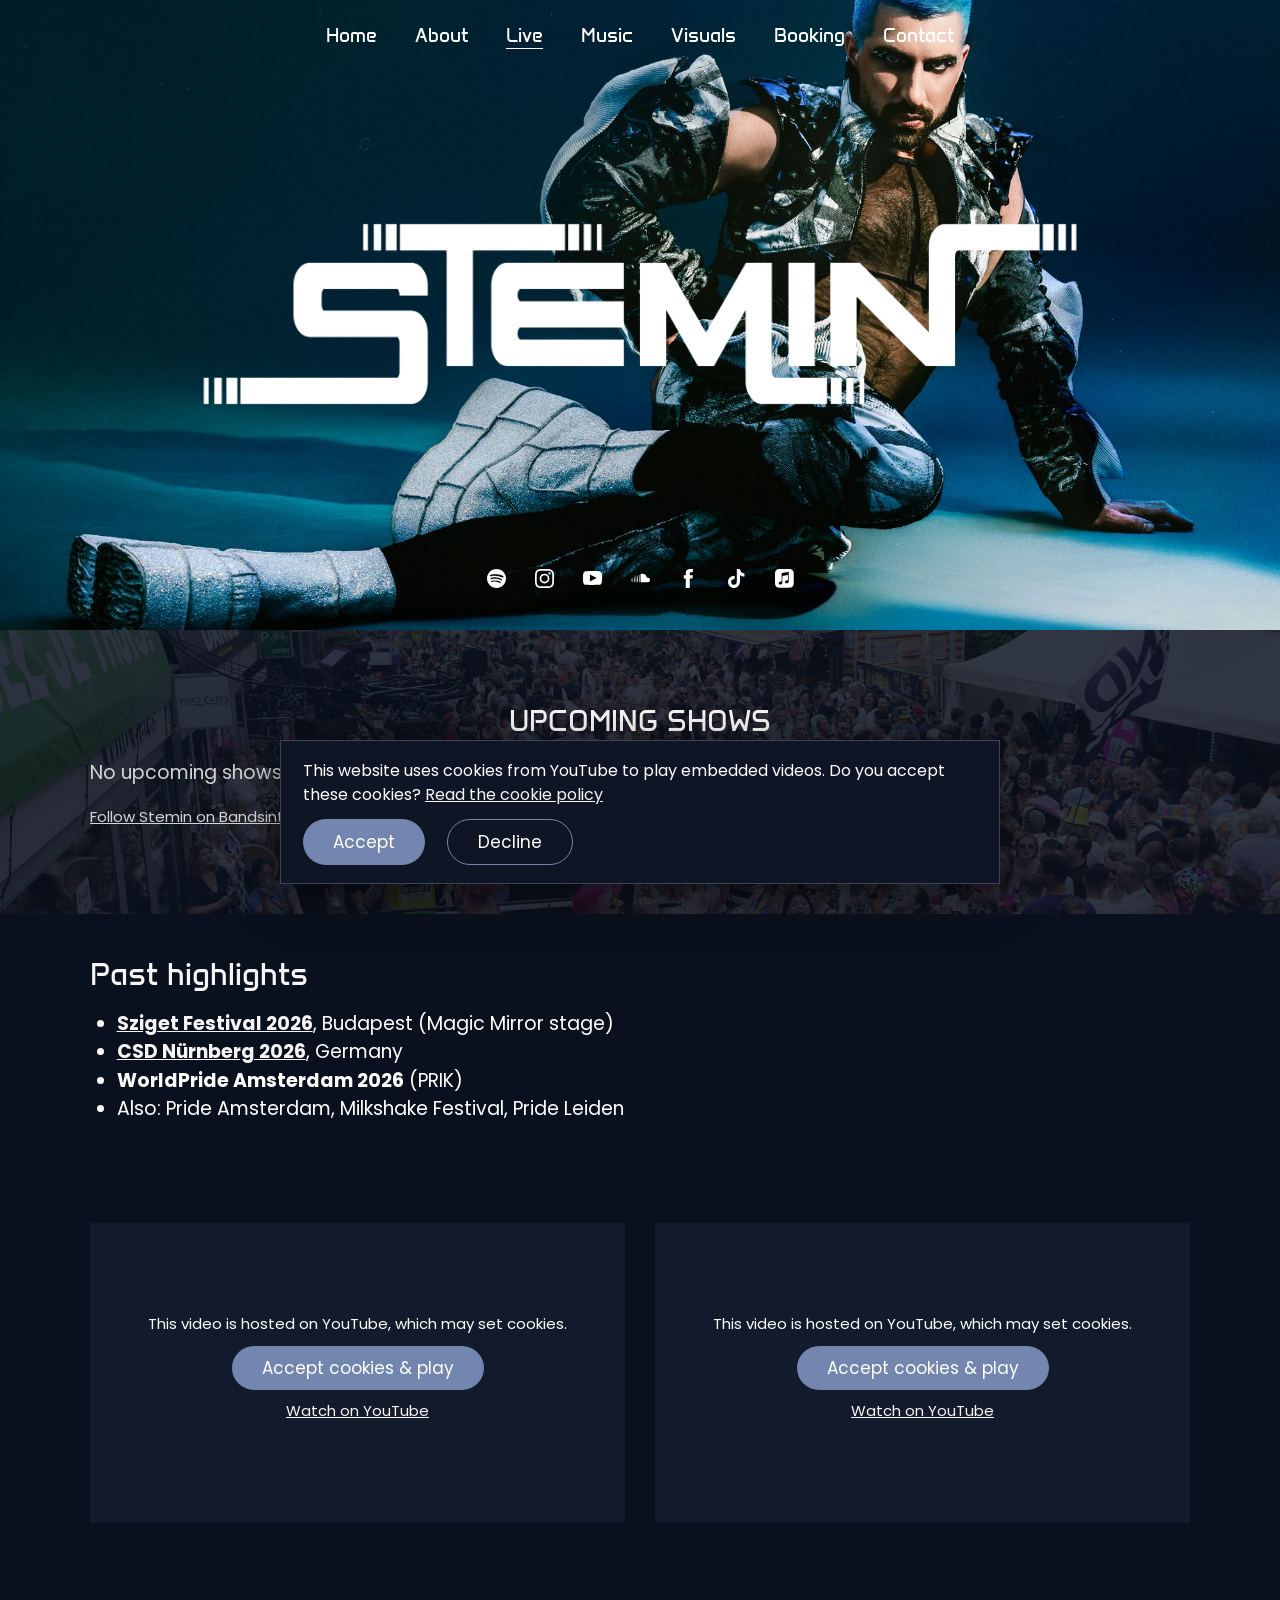
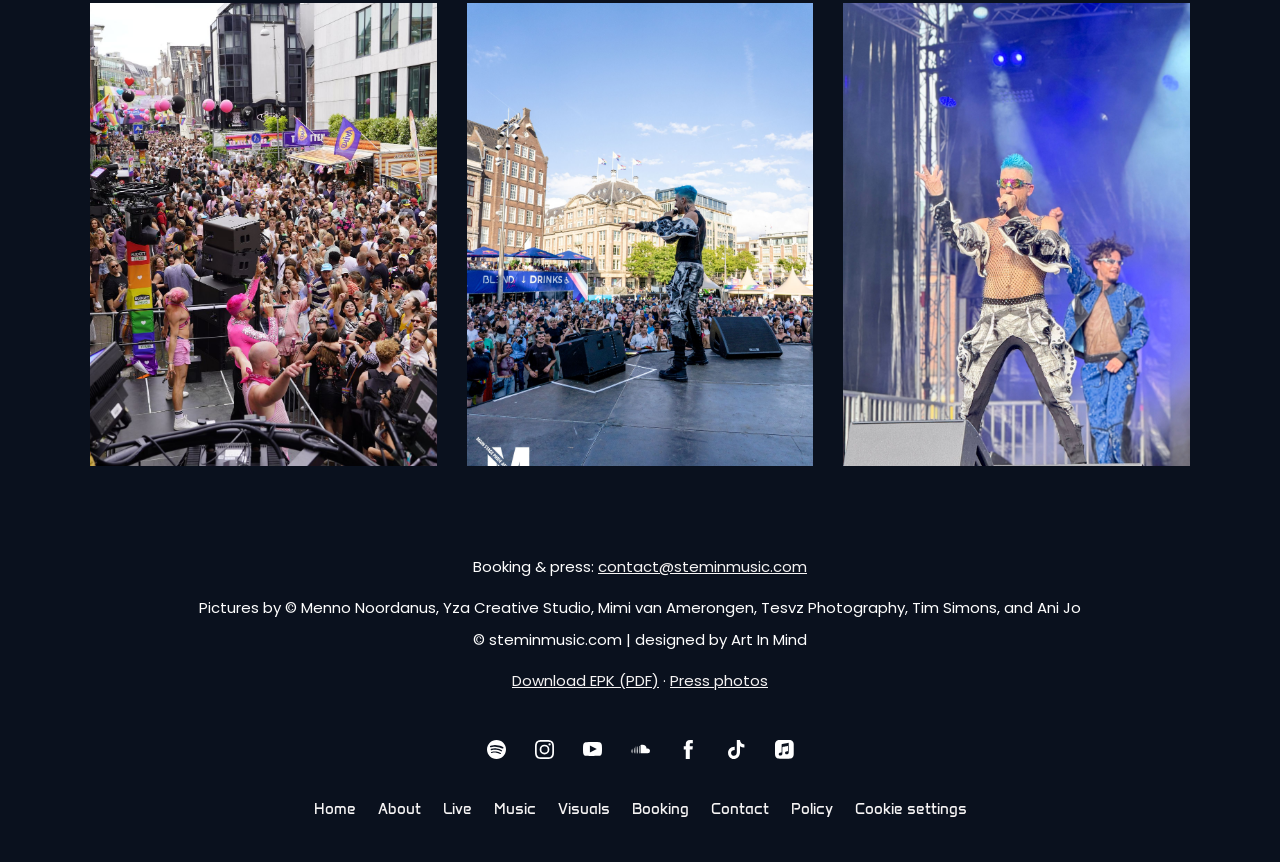
<file: live/index.html>
<!DOCTYPE html>
<html lang="en">
<head>
<meta charset="utf-8">
<meta name="viewport" content="width=device-width, initial-scale=1">
<title>Live shows &amp; tour dates | Stemin</title>
<meta name="description" content="See Stemin live: upcoming concerts and festival dates, from Sziget and WorldPride Amsterdam to CSD Nürnberg and Pride stages across Europe.">

<link rel="canonical" href="https://steminmusic.com/live/">
<meta property="og:type" content="website">
<meta property="og:title" content="Live shows &amp; tour dates | Stemin">
<meta property="og:description" content="See Stemin live: upcoming concerts and festival dates, from Sziget and WorldPride Amsterdam to CSD Nürnberg and Pride stages across Europe.">
<meta property="og:url" content="https://steminmusic.com/live/">
<meta property="og:image" content="https://steminmusic.com/img/og-image.jpg">
<meta property="og:image:width" content="1200">
<meta property="og:image:height" content="630">
<meta property="og:site_name" content="Stemin">
<meta property="og:locale" content="en_GB">
<meta name="twitter:card" content="summary_large_image">
<meta name="twitter:image" content="https://steminmusic.com/img/og-image.jpg">
<script type="application/ld+json">{"@context": "https://schema.org", "@type": "MusicGroup", "name": "Stemin", "url": "https://steminmusic.com/", "image": "https://steminmusic.com/img/og-image.jpg", "logo": "https://steminmusic.com/img/icon-512.png", "description": "Stemin is a queer pop artist from Amsterdam, known for fusing pop, soul and personal storytelling.", "genre": ["Pop", "Queer pop", "Soul"], "email": "contact@steminmusic.com", "foundingLocation": {"@type": "Place", "name": "Amsterdam, Netherlands"}, "sameAs": ["https://open.spotify.com/artist/1zyGoR9jHhPVAwW4OPeCIf?si=YAcBXMqQQqu5lbDR0uVkJg", "https://instagram.com/steminmusic", "https://www.youtube.com/channel/UCnm-_FGDX8ijLJgsgmDUvSA/featured", "https://soundcloud.com/steminmusic", "https://facebook.com/steminmusic", "https://www.tiktok.com/@steminmusic", "https://itunes.apple.com/artist/stemin/1516719726"]}</script>
<link rel="icon" href="../img/icon-32.png" type="image/png" sizes="32x32">
<link rel="icon" href="../img/icon-512.png" type="image/png" sizes="512x512">
<link rel="apple-touch-icon" href="../img/icon-180.png">
<meta name="theme-color" content="#0b1220">
<link rel="preload" href="../fonts/anta-latin-400-normal.woff2" as="font" type="font/woff2" crossorigin>
<link rel="stylesheet" href="../style.css">
</head>
<body class="page-live">
<header class="page-header">
<img class="header-bg" src="../img/260520-stemin-402-socialmedia.jpg" srcset="../img/260520-stemin-402-socialmedia-800.jpg 800w, ../img/260520-stemin-402-socialmedia.jpg 2000w" sizes="(max-width: 760px) 100vw, 1140px" alt="" fetchpriority="high">
<div class="nav-bar">
<button class="menu" aria-label="Menu" aria-expanded="false"><span></span><span></span><span></span></button>
<nav class="nav"><ul><li><a href="../">Home</a></li><li><a href="../about/">About</a></li><li><a href="../live/" aria-current=page>Live</a></li><li><a href="../music/">Music</a></li><li><a href="../visuals/">Visuals</a></li><li><a href="../booking/">Booking</a></li><li class="has-sub"><a href="../contact/">Contact</a><ul><li><a href="../policy/">Policy</a></li></ul></li></ul></nav>
</div>
<div class="header-title"><div class="logo-wrap"><img class="logo" src="../img/stemin-white-long.png" alt="Stemin" width="900" height="300"></div></div>
<div class="socials"><a href="https://open.spotify.com/artist/1zyGoR9jHhPVAwW4OPeCIf?si=YAcBXMqQQqu5lbDR0uVkJg" target="_blank" rel="noopener" aria-label="Spotify"><svg class="icon" viewbox="0 0 18 18" xmlns="http://www.w3.org/2000/svg"><path d="M9 0c1.242 0 2.414.234 3.516.703a8.832 8.832 0 012.865 1.934 9.3 9.3 0 011.916 2.847A8.885 8.885 0 0118 9a8.797 8.797 0 01-.703 3.48 8.832 8.832 0 01-1.934 2.866 9.185 9.185 0 01-2.883 1.916A8.28 8.28 0 019 18a8.28 8.28 0 01-3.48-.738 9.185 9.185 0 01-2.883-1.916A8.832 8.832 0 01.703 12.48 8.797 8.797 0 010 9c0-1.242.234-2.414.703-3.516a9.146 9.146 0 011.934-2.847A9.036 9.036 0 015.52.703 8.633 8.633 0 019 0zm-.053 10.898c-1.465-.164-3.052-.046-4.763.352a.477.477 0 00-.334.229.518.518 0 00-.053.439c.023.14.1.252.228.334.104.066.218.09.344.073l.096-.02c1.57-.352 3.017-.457 4.342-.317 1.324.14 2.513.54 3.568 1.196.14.07.281.087.422.052a.592.592 0 00.351-.263.528.528 0 00.053-.405.472.472 0 00-.299-.334c-1.172-.726-2.49-1.171-3.955-1.336zm.211-2.9c-1.863-.223-3.615-.088-5.256.404a.576.576 0 00-.369.334.74.74 0 00-.073.411l.02.1a.49.49 0 00.3.403c.175.082.357.1.544.053 1.406-.445 2.947-.568 4.623-.369 1.676.2 3.123.662 4.342 1.389.14.117.305.152.492.105a.78.78 0 00.457-.316.689.689 0 00.07-.528c-.046-.187-.14-.316-.28-.386-1.383-.844-3.007-1.377-4.87-1.6zm.07-3.094a21.718 21.718 0 00-3.146-.017c-1.008.093-1.91.258-2.707.492a.81.81 0 00-.475.404.83.83 0 00-.052.65c.07.188.199.34.386.458a.74.74 0 00.633.07c.68-.211 1.477-.363 2.39-.457a16.95 16.95 0 012.778.017c.961.083 1.899.24 2.813.475a9.645 9.645 0 012.46.984c.212.118.434.153.669.106.234-.047.398-.152.492-.316a.85.85 0 00.088-.65.798.798 0 00-.405-.51 10.987 10.987 0 00-2.777-1.16 16.84 16.84 0 00-3.146-.546z"></path></svg></a><a href="https://instagram.com/steminmusic" target="_blank" rel="noopener" aria-label="Instagram"><svg class="icon" viewbox="0 0 18 18" xmlns="http://www.w3.org/2000/svg"><path d="M6.955 1.628l2.582-.006c1.916.001 2.227.012 3.1.052.877.04 1.354.187 1.67.31.421.163.72.358 1.036.673.27.27.452.529.6.862l.073.173c.113.29.246.715.298 1.46l.03.627c.012.29.02.553.025.917l.01 2.842c-.002 1.915-.013 2.226-.053 3.099-.037.804-.163 1.272-.279 1.588l-.031.083c-.163.42-.358.72-.673 1.035-.315.315-.615.51-1.035.673-.29.113-.715.246-1.46.298l-1.21.05c-.344.007-.761.011-1.428.013l-3.255-.005a37.01 37.01 0 01-1.592-.046c-.877-.04-1.354-.187-1.67-.31a2.788 2.788 0 01-1.036-.673 2.788 2.788 0 01-.673-1.035c-.113-.29-.246-.715-.298-1.46l-.05-1.21a71.292 71.292 0 01-.013-1.428l.005-3.255c.006-.692.02-1.022.046-1.592.04-.877.187-1.354.31-1.67.163-.421.358-.72.673-1.036.315-.315.615-.51 1.035-.673.29-.113.715-.246 1.46-.298l.627-.03c.355-.015.668-.023 1.176-.028zM6.97.006h4.06c.747.007 1.09.021 1.68.048.959.044 1.613.196 2.185.419.592.23 1.094.537 1.594 1.038.5.5.808 1.002 1.038 1.594.198.509.34 1.082.4 1.876l.035.68c.026.62.036 1.093.038 2.574l-.005 2.658c-.006.844-.02 1.192-.05 1.818-.043.958-.195 1.612-.418 2.184a4.412 4.412 0 01-1.038 1.594c-.5.5-1.002.809-1.594 1.039-.509.197-1.082.34-1.876.4l-.795.039c-.53.021-1.003.03-2.193.032l-2.924-.004a39.115 39.115 0 01-1.818-.05c-.958-.043-1.612-.195-2.184-.417a4.412 4.412 0 01-1.594-1.039c-.5-.5-.809-1.002-1.039-1.594-.197-.509-.34-1.082-.4-1.876l-.042-.876C.009 11.575 0 11.027 0 9.527L.006 6.97c.007-.747.021-1.09.048-1.68.044-.959.196-1.613.418-2.185A4.412 4.412 0 011.511 1.51c.5-.5 1.002-.808 1.594-1.038.509-.198 1.082-.34 1.876-.4L5.857.03C6.177.018 6.49.01 6.97.006zm2.048 4.387a4.625 4.625 0 100 9.25 4.625 4.625 0 000-9.25zm0 1.623a3.002 3.002 0 110 6.004 3.002 3.002 0 010-6.004zm4.768-2.909a1.071 1.071 0 100 2.143 1.071 1.071 0 000-2.143z" fill-rule="evenodd"></path></svg></a><a href="https://www.youtube.com/channel/UCnm-_FGDX8ijLJgsgmDUvSA/featured" target="_blank" rel="noopener" aria-label="Youtube"><svg class="icon" viewbox="0 0 18 14" xmlns="http://www.w3.org/2000/svg"><path d="M7.518.011l1.81-.01c.971.004 3.89.03 5.972.173l.355.05c.394.061.95.209 1.445.76.463.478.66 1.426.714 1.746l.017.108s.155 1.378.168 2.816L18 7.241c0 .654-.032 1.31-.068 1.84l-.1 1.172s-.17 1.274-.732 1.853c-.675.753-1.463.753-1.8.811l-.537.033c-2.11.12-4.778.138-5.547.14l-2.132-.03c-1.465-.029-3.372-.076-4.215-.143-.394-.116-1.294-.058-1.969-.81-.43-.444-.63-1.293-.7-1.668l-.031-.186S.014 8.875 0 7.437V5.654l.007-.39c.012-.45.035-.883.06-1.254l.1-1.172S.339 1.564.9.985C1.575.232 2.362.232 2.7.174l.75-.045C4.827.057 6.4.025 7.518.01zm-.973 3.262v6.545l6.546-3.273-6.546-3.272z"></path></svg></a><a href="https://soundcloud.com/steminmusic" target="_blank" rel="noopener" aria-label="Soundcloud"><svg class="icon" viewbox="0 0 18 9" xmlns="http://www.w3.org/2000/svg"><path d="M4.698 1.755c.09 0 .145.036.163.108l.007.062.17 4.132-.17 1.98c0 .114-.057.17-.17.17-.045 0-.127-.072-.157-.13l-.013-.04-.113-1.98.113-4.132c0-.114.057-.17.17-.17zm3.17-.68c.094 0 .189.08.217.17l.01.057.113 4.755-.114 1.924-.009.056c-.028.092-.123.17-.217.17-.17 0-.283-.113-.226-.226l-.114-1.924.114-4.755c0-.113.113-.227.226-.227zm-1.642.567c.095 0 .19.078.218.17l.009.056.17 4.189-.114 1.924-.008.056c-.03.092-.124.17-.218.17s-.189-.078-.25-.203L6 7.924 5.887 6 6 1.868c0-.113.113-.226.226-.226zM10.755 0a4.075 4.075 0 014.075 3.736c.283-.113.566-.17.906-.17 1.302 0 2.264.962 2.264 2.264a2.293 2.293 0 01-2.16 2.316l-.16.005H9.282c-.097 0-.194-.125-.22-.232l-.006-.051V.566c0-.146.041-.208.16-.258l.066-.025C9.736.113 10.245 0 10.755 0zM3.17 2.83c.09 0 .145.036.163.08l.007.033.17 3.114-.17 1.98-.043.042c-.042.04-.085.072-.127.072-.09 0-.145-.036-.163-.08L3 8.038l-.17-1.981L3 2.943c.057-.056.113-.113.17-.113zM1.698 3.906c.045 0 .09 0 .107.058l.006.055.17 2.038-.17 1.98a.122.122 0 01-.113.114c-.045 0-.09-.036-.107-.08l-.006-.033-.17-1.981.17-2.038c0-.057.057-.113.113-.113zm-1.472.396l.029.007a.05.05 0 01.02.017l.008.032.226 1.699-.226 1.641s0 .057-.057.057l-.028-.007a.05.05 0 01-.02-.017L.17 7.698 0 6.057l.17-1.699s0-.056.056-.056z"></path></svg></a><a href="https://facebook.com/steminmusic" target="_blank" rel="noopener" aria-label="Facebook"><svg class="icon" viewbox="0 0 9 18" xmlns="http://www.w3.org/2000/svg"><path d="M1.907 18V8.999H0V5.897h1.907V4.035C1.907 1.505 2.984 0 6.044 0h2.547v3.103H7c-1.191 0-1.27.433-1.27 1.242l-.005 1.552h2.885L8.27 9H5.724V18H1.907z" fill-rule="evenodd"></path></svg></a><a href="https://www.tiktok.com/@steminmusic" target="_blank" rel="noopener" aria-label="Tiktok"><svg class="icon" viewbox="0 0 16 18" xmlns="http://www.w3.org/2000/svg"><path d="M11.281 0c.298 2.554 1.73 4.077 4.219 4.24v2.872c-1.442.14-2.706-.33-4.175-1.215v5.373c0 6.826-7.473 8.96-10.477 4.066-1.93-3.148-.748-8.672 5.444-8.894v3.03a8.99 8.99 0 00-1.437.35c-1.377.465-2.158 1.335-1.94 2.868.417 2.938 5.828 3.808 5.378-1.933V.005h2.988V0z" fill-rule="evenodd"></path></svg></a><a href="https://itunes.apple.com/artist/stemin/1516719726" target="_blank" rel="noopener" aria-label="Apple Music"><svg class="icon" viewbox="0 0 73 73" xmlns="http://www.w3.org/2000/svg"><path class="st0" d="M72,19.94c0-0.72-0.01-1.45-0.03-2.17c-0.04-1.58-0.14-3.17-0.42-4.73c-0.28-1.58-0.75-3.06-1.48-4.5 c-0.72-1.41-1.66-2.71-2.78-3.83c-1.12-1.12-2.42-2.06-3.83-2.78c-1.44-0.73-2.91-1.2-4.49-1.48c-1.56-0.28-3.15-0.37-4.73-0.42 C53.51,0.02,52.78,0.01,52.06,0c-0.86,0-1.72,0-2.58,0H22.52c-0.86,0-1.72,0-2.58,0c-0.72,0-1.45,0.01-2.17,0.03 c-1.58,0.04-3.17,0.14-4.73,0.42C11.46,0.74,9.98,1.2,8.55,1.94C7.13,2.66,5.84,3.6,4.72,4.72S2.65,7.13,1.93,8.55 c-0.73,1.44-1.2,2.91-1.48,4.5c-0.28,1.56-0.37,3.15-0.42,4.73C0.02,18.5,0.01,19.22,0,19.94c0,0.86,0,1.72,0,2.58v26.95 c0,0.86,0,1.72,0,2.58c0,0.72,0.01,1.45,0.03,2.17c0.04,1.58,0.14,3.17,0.42,4.73c0.28,1.58,0.75,3.06,1.48,4.5 c0.72,1.41,1.66,2.71,2.78,3.83s2.42,2.06,3.83,2.78c1.44,0.73,2.91,1.2,4.49,1.48c1.56,0.28,3.15,0.37,4.73,0.42 c0.72,0.02,1.45,0.03,2.17,0.03c0.86,0.01,1.72,0,2.58,0h26.95c0.86,0,1.72,0,2.58,0c0.72,0,1.45-0.01,2.17-0.03 c1.58-0.04,3.17-0.14,4.73-0.42c1.58-0.28,3.06-0.75,4.49-1.48c1.41-0.72,2.71-1.66,3.83-2.78c1.12-1.12,2.06-2.41,2.78-3.83 c0.73-1.44,1.2-2.91,1.48-4.5c0.28-1.56,0.37-3.15,0.42-4.73c0.02-0.72,0.03-1.45,0.03-2.17c0.01-0.86,0-1.72,0-2.58V22.52 C72,21.66,72,20.8,72,19.94z M52.71,46.85c0,0.91-0.01,1.74-0.2,2.65c-0.19,0.89-0.53,1.72-1.05,2.47 c-0.52,0.75-1.19,1.36-1.97,1.82c-0.79,0.47-1.62,0.73-2.5,0.91c-1.66,0.33-2.79,0.41-3.86,0.2c-1.03-0.21-1.9-0.68-2.6-1.32 c-1.03-0.95-1.68-2.23-1.82-3.56c-0.16-1.57,0.36-3.24,1.53-4.48c0.59-0.62,1.34-1.11,2.34-1.5c1.04-0.4,2.19-0.65,3.96-1 c0.47-0.09,0.93-0.19,1.4-0.28c0.61-0.12,1.14-0.28,1.56-0.8c0.43-0.52,0.43-1.16,0.43-1.78V24.32c0-1.21-0.54-1.54-1.7-1.32 c-0.83,0.16-18.62,3.75-18.62,3.75c-1,0.24-1.36,0.57-1.36,1.82v23.23c0,0.91-0.05,1.74-0.24,2.65c-0.19,0.89-0.53,1.72-1.05,2.47 c-0.52,0.75-1.19,1.36-1.97,1.82c-0.79,0.47-1.62,0.74-2.5,0.92c-1.66,0.33-2.79,0.41-3.86,0.2c-1.03-0.21-1.9-0.69-2.6-1.33 c-1.03-0.95-1.63-2.23-1.78-3.56c-0.16-1.57,0.31-3.24,1.49-4.48c0.59-0.62,1.34-1.11,2.34-1.5c1.04-0.4,2.19-0.65,3.96-1 c0.47-0.09,0.93-0.19,1.4-0.28c0.61-0.12,1.14-0.28,1.56-0.8c0.42-0.52,0.47-1.13,0.47-1.75c0-4.92,0-26.78,0-26.78 c0-0.36,0.03-0.6,0.05-0.72c0.09-0.56,0.31-1.05,0.72-1.39c0.34-0.28,0.78-0.48,1.33-0.6l0.01,0L49,11.33 c0.19-0.04,1.73-0.31,1.91-0.33c1.16-0.1,1.81,0.66,1.81,1.89L52.71,46.85L52.71,46.85z"></path></svg></a></div>
</header>
<main id="main">
<section class="sec has-bg"><img class="sec-bg" src="../img/dsc3694.jpg" srcset="../img/dsc3694-800.jpg 800w, ../img/dsc3694.jpg 2000w" sizes="(max-width: 760px) 100vw, 1140px" alt="" loading="lazy"><div class="wrap"><h1 class="center">UPCOMING SHOWS</h1><div class="shows-list" data-shows>
<p class="shows-empty">Loading shows…</p>
</div>
<p class="shows-follow"><a href="https://www.bandsintown.com/a/stemin" target="_blank" rel="noopener">Follow Stemin on Bandsintown</a> to get notified about new shows.</p></div></section>
<section class="sec"><div class="wrap"><h2>Past highlights</h2>
<ul>
<li><a href="https://archive.steminmusic.com/" target="_blank" rel="noopener"><strong>Sziget Festival 2026</strong></a>, Budapest (Magic Mirror stage)</li>
<li><a href="https://archive.steminmusic.com/pride-nuernberg-2026/" target="_blank" rel="noopener"><strong>CSD Nürnberg 2026</strong></a>, Germany</li>
<li><strong>WorldPride Amsterdam 2026</strong> (PRIK)</li>
<li>Also: Pride Amsterdam, Milkshake Festival, Pride Leiden</li>
</ul></div></section>
<section class="sec"><div class="wrap"><div class="cols half"><div><div class="video" data-yt="-PeA7Ra94b8"><div class="consent-ph"><p>This video is hosted on YouTube, which may set cookies.</p><p><button class="button" data-consent-accept>Accept cookies &amp; play</button></p><p><a href="https://www.youtube.com/watch?v=-PeA7Ra94b8" target="_blank" rel="noopener">Watch on YouTube</a></p></div></div></div><div><div class="video" data-yt="w5WjvSrUXpA"><div class="consent-ph"><p>This video is hosted on YouTube, which may set cookies.</p><p><button class="button" data-consent-accept>Accept cookies &amp; play</button></p><p><a href="https://www.youtube.com/watch?v=w5WjvSrUXpA" target="_blank" rel="noopener">Watch on YouTube</a></p></div></div></div></div></div></section>
<section class="sec"><div class="wrap"><div class="cols thirds photos tall">
<div><img src="../img/dsc3694.jpg" srcset="../img/dsc3694-800.jpg 800w, ../img/dsc3694.jpg 2000w" sizes="(max-width: 760px) 100vw, 1140px" alt="Stemin live" loading="lazy"></div>
<div><img src="../img/20260731-dsc05478.jpg" srcset="../img/20260731-dsc05478-800.jpg 800w, ../img/20260731-dsc05478.jpg 2000w" sizes="(max-width: 760px) 100vw, 1140px" alt="Stemin live" loading="lazy"></div>
<div><img src="../img/image13.jpeg" srcset="../img/image13-800.jpeg 800w, ../img/image13.jpeg 2000w" sizes="(max-width: 760px) 100vw, 1140px" alt="Stemin live" loading="lazy"></div>
</div></div></section>
</main>
<footer class="page-footer">
<div class="wrap">
<p class="center">Booking &amp; press: <a href="mailto:contact@steminmusic.com">contact@steminmusic.com</a></p>
<p class="center">Pictures by © Menno Noordanus, Yza Creative Studio, Mimi van Amerongen, Tesvz Photography, Tim Simons, and Ani Jo</p>
<p class="center">© steminmusic.com | designed by Art In Mind</p>
<p class="center"><a href="https://drive.google.com/drive/folders/1B-3PsPf7jAhnRnCJGpX_uzkBK9g3aQ9h?usp=sharing" target="_blank" rel="noopener">Download EPK (PDF)</a> · <a href="../press/">Press photos</a></p>
<div class="socials"><a href="https://open.spotify.com/artist/1zyGoR9jHhPVAwW4OPeCIf?si=YAcBXMqQQqu5lbDR0uVkJg" target="_blank" rel="noopener" aria-label="Spotify"><svg class="icon" viewbox="0 0 18 18" xmlns="http://www.w3.org/2000/svg"><path d="M9 0c1.242 0 2.414.234 3.516.703a8.832 8.832 0 012.865 1.934 9.3 9.3 0 011.916 2.847A8.885 8.885 0 0118 9a8.797 8.797 0 01-.703 3.48 8.832 8.832 0 01-1.934 2.866 9.185 9.185 0 01-2.883 1.916A8.28 8.28 0 019 18a8.28 8.28 0 01-3.48-.738 9.185 9.185 0 01-2.883-1.916A8.832 8.832 0 01.703 12.48 8.797 8.797 0 010 9c0-1.242.234-2.414.703-3.516a9.146 9.146 0 011.934-2.847A9.036 9.036 0 015.52.703 8.633 8.633 0 019 0zm-.053 10.898c-1.465-.164-3.052-.046-4.763.352a.477.477 0 00-.334.229.518.518 0 00-.053.439c.023.14.1.252.228.334.104.066.218.09.344.073l.096-.02c1.57-.352 3.017-.457 4.342-.317 1.324.14 2.513.54 3.568 1.196.14.07.281.087.422.052a.592.592 0 00.351-.263.528.528 0 00.053-.405.472.472 0 00-.299-.334c-1.172-.726-2.49-1.171-3.955-1.336zm.211-2.9c-1.863-.223-3.615-.088-5.256.404a.576.576 0 00-.369.334.74.74 0 00-.073.411l.02.1a.49.49 0 00.3.403c.175.082.357.1.544.053 1.406-.445 2.947-.568 4.623-.369 1.676.2 3.123.662 4.342 1.389.14.117.305.152.492.105a.78.78 0 00.457-.316.689.689 0 00.07-.528c-.046-.187-.14-.316-.28-.386-1.383-.844-3.007-1.377-4.87-1.6zm.07-3.094a21.718 21.718 0 00-3.146-.017c-1.008.093-1.91.258-2.707.492a.81.81 0 00-.475.404.83.83 0 00-.052.65c.07.188.199.34.386.458a.74.74 0 00.633.07c.68-.211 1.477-.363 2.39-.457a16.95 16.95 0 012.778.017c.961.083 1.899.24 2.813.475a9.645 9.645 0 012.46.984c.212.118.434.153.669.106.234-.047.398-.152.492-.316a.85.85 0 00.088-.65.798.798 0 00-.405-.51 10.987 10.987 0 00-2.777-1.16 16.84 16.84 0 00-3.146-.546z"></path></svg></a><a href="https://instagram.com/steminmusic" target="_blank" rel="noopener" aria-label="Instagram"><svg class="icon" viewbox="0 0 18 18" xmlns="http://www.w3.org/2000/svg"><path d="M6.955 1.628l2.582-.006c1.916.001 2.227.012 3.1.052.877.04 1.354.187 1.67.31.421.163.72.358 1.036.673.27.27.452.529.6.862l.073.173c.113.29.246.715.298 1.46l.03.627c.012.29.02.553.025.917l.01 2.842c-.002 1.915-.013 2.226-.053 3.099-.037.804-.163 1.272-.279 1.588l-.031.083c-.163.42-.358.72-.673 1.035-.315.315-.615.51-1.035.673-.29.113-.715.246-1.46.298l-1.21.05c-.344.007-.761.011-1.428.013l-3.255-.005a37.01 37.01 0 01-1.592-.046c-.877-.04-1.354-.187-1.67-.31a2.788 2.788 0 01-1.036-.673 2.788 2.788 0 01-.673-1.035c-.113-.29-.246-.715-.298-1.46l-.05-1.21a71.292 71.292 0 01-.013-1.428l.005-3.255c.006-.692.02-1.022.046-1.592.04-.877.187-1.354.31-1.67.163-.421.358-.72.673-1.036.315-.315.615-.51 1.035-.673.29-.113.715-.246 1.46-.298l.627-.03c.355-.015.668-.023 1.176-.028zM6.97.006h4.06c.747.007 1.09.021 1.68.048.959.044 1.613.196 2.185.419.592.23 1.094.537 1.594 1.038.5.5.808 1.002 1.038 1.594.198.509.34 1.082.4 1.876l.035.68c.026.62.036 1.093.038 2.574l-.005 2.658c-.006.844-.02 1.192-.05 1.818-.043.958-.195 1.612-.418 2.184a4.412 4.412 0 01-1.038 1.594c-.5.5-1.002.809-1.594 1.039-.509.197-1.082.34-1.876.4l-.795.039c-.53.021-1.003.03-2.193.032l-2.924-.004a39.115 39.115 0 01-1.818-.05c-.958-.043-1.612-.195-2.184-.417a4.412 4.412 0 01-1.594-1.039c-.5-.5-.809-1.002-1.039-1.594-.197-.509-.34-1.082-.4-1.876l-.042-.876C.009 11.575 0 11.027 0 9.527L.006 6.97c.007-.747.021-1.09.048-1.68.044-.959.196-1.613.418-2.185A4.412 4.412 0 011.511 1.51c.5-.5 1.002-.808 1.594-1.038.509-.198 1.082-.34 1.876-.4L5.857.03C6.177.018 6.49.01 6.97.006zm2.048 4.387a4.625 4.625 0 100 9.25 4.625 4.625 0 000-9.25zm0 1.623a3.002 3.002 0 110 6.004 3.002 3.002 0 010-6.004zm4.768-2.909a1.071 1.071 0 100 2.143 1.071 1.071 0 000-2.143z" fill-rule="evenodd"></path></svg></a><a href="https://www.youtube.com/channel/UCnm-_FGDX8ijLJgsgmDUvSA/featured" target="_blank" rel="noopener" aria-label="Youtube"><svg class="icon" viewbox="0 0 18 14" xmlns="http://www.w3.org/2000/svg"><path d="M7.518.011l1.81-.01c.971.004 3.89.03 5.972.173l.355.05c.394.061.95.209 1.445.76.463.478.66 1.426.714 1.746l.017.108s.155 1.378.168 2.816L18 7.241c0 .654-.032 1.31-.068 1.84l-.1 1.172s-.17 1.274-.732 1.853c-.675.753-1.463.753-1.8.811l-.537.033c-2.11.12-4.778.138-5.547.14l-2.132-.03c-1.465-.029-3.372-.076-4.215-.143-.394-.116-1.294-.058-1.969-.81-.43-.444-.63-1.293-.7-1.668l-.031-.186S.014 8.875 0 7.437V5.654l.007-.39c.012-.45.035-.883.06-1.254l.1-1.172S.339 1.564.9.985C1.575.232 2.362.232 2.7.174l.75-.045C4.827.057 6.4.025 7.518.01zm-.973 3.262v6.545l6.546-3.273-6.546-3.272z"></path></svg></a><a href="https://soundcloud.com/steminmusic" target="_blank" rel="noopener" aria-label="Soundcloud"><svg class="icon" viewbox="0 0 18 9" xmlns="http://www.w3.org/2000/svg"><path d="M4.698 1.755c.09 0 .145.036.163.108l.007.062.17 4.132-.17 1.98c0 .114-.057.17-.17.17-.045 0-.127-.072-.157-.13l-.013-.04-.113-1.98.113-4.132c0-.114.057-.17.17-.17zm3.17-.68c.094 0 .189.08.217.17l.01.057.113 4.755-.114 1.924-.009.056c-.028.092-.123.17-.217.17-.17 0-.283-.113-.226-.226l-.114-1.924.114-4.755c0-.113.113-.227.226-.227zm-1.642.567c.095 0 .19.078.218.17l.009.056.17 4.189-.114 1.924-.008.056c-.03.092-.124.17-.218.17s-.189-.078-.25-.203L6 7.924 5.887 6 6 1.868c0-.113.113-.226.226-.226zM10.755 0a4.075 4.075 0 014.075 3.736c.283-.113.566-.17.906-.17 1.302 0 2.264.962 2.264 2.264a2.293 2.293 0 01-2.16 2.316l-.16.005H9.282c-.097 0-.194-.125-.22-.232l-.006-.051V.566c0-.146.041-.208.16-.258l.066-.025C9.736.113 10.245 0 10.755 0zM3.17 2.83c.09 0 .145.036.163.08l.007.033.17 3.114-.17 1.98-.043.042c-.042.04-.085.072-.127.072-.09 0-.145-.036-.163-.08L3 8.038l-.17-1.981L3 2.943c.057-.056.113-.113.17-.113zM1.698 3.906c.045 0 .09 0 .107.058l.006.055.17 2.038-.17 1.98a.122.122 0 01-.113.114c-.045 0-.09-.036-.107-.08l-.006-.033-.17-1.981.17-2.038c0-.057.057-.113.113-.113zm-1.472.396l.029.007a.05.05 0 01.02.017l.008.032.226 1.699-.226 1.641s0 .057-.057.057l-.028-.007a.05.05 0 01-.02-.017L.17 7.698 0 6.057l.17-1.699s0-.056.056-.056z"></path></svg></a><a href="https://facebook.com/steminmusic" target="_blank" rel="noopener" aria-label="Facebook"><svg class="icon" viewbox="0 0 9 18" xmlns="http://www.w3.org/2000/svg"><path d="M1.907 18V8.999H0V5.897h1.907V4.035C1.907 1.505 2.984 0 6.044 0h2.547v3.103H7c-1.191 0-1.27.433-1.27 1.242l-.005 1.552h2.885L8.27 9H5.724V18H1.907z" fill-rule="evenodd"></path></svg></a><a href="https://www.tiktok.com/@steminmusic" target="_blank" rel="noopener" aria-label="Tiktok"><svg class="icon" viewbox="0 0 16 18" xmlns="http://www.w3.org/2000/svg"><path d="M11.281 0c.298 2.554 1.73 4.077 4.219 4.24v2.872c-1.442.14-2.706-.33-4.175-1.215v5.373c0 6.826-7.473 8.96-10.477 4.066-1.93-3.148-.748-8.672 5.444-8.894v3.03a8.99 8.99 0 00-1.437.35c-1.377.465-2.158 1.335-1.94 2.868.417 2.938 5.828 3.808 5.378-1.933V.005h2.988V0z" fill-rule="evenodd"></path></svg></a><a href="https://itunes.apple.com/artist/stemin/1516719726" target="_blank" rel="noopener" aria-label="Apple Music"><svg class="icon" viewbox="0 0 73 73" xmlns="http://www.w3.org/2000/svg"><path class="st0" d="M72,19.94c0-0.72-0.01-1.45-0.03-2.17c-0.04-1.58-0.14-3.17-0.42-4.73c-0.28-1.58-0.75-3.06-1.48-4.5 c-0.72-1.41-1.66-2.71-2.78-3.83c-1.12-1.12-2.42-2.06-3.83-2.78c-1.44-0.73-2.91-1.2-4.49-1.48c-1.56-0.28-3.15-0.37-4.73-0.42 C53.51,0.02,52.78,0.01,52.06,0c-0.86,0-1.72,0-2.58,0H22.52c-0.86,0-1.72,0-2.58,0c-0.72,0-1.45,0.01-2.17,0.03 c-1.58,0.04-3.17,0.14-4.73,0.42C11.46,0.74,9.98,1.2,8.55,1.94C7.13,2.66,5.84,3.6,4.72,4.72S2.65,7.13,1.93,8.55 c-0.73,1.44-1.2,2.91-1.48,4.5c-0.28,1.56-0.37,3.15-0.42,4.73C0.02,18.5,0.01,19.22,0,19.94c0,0.86,0,1.72,0,2.58v26.95 c0,0.86,0,1.72,0,2.58c0,0.72,0.01,1.45,0.03,2.17c0.04,1.58,0.14,3.17,0.42,4.73c0.28,1.58,0.75,3.06,1.48,4.5 c0.72,1.41,1.66,2.71,2.78,3.83s2.42,2.06,3.83,2.78c1.44,0.73,2.91,1.2,4.49,1.48c1.56,0.28,3.15,0.37,4.73,0.42 c0.72,0.02,1.45,0.03,2.17,0.03c0.86,0.01,1.72,0,2.58,0h26.95c0.86,0,1.72,0,2.58,0c0.72,0,1.45-0.01,2.17-0.03 c1.58-0.04,3.17-0.14,4.73-0.42c1.58-0.28,3.06-0.75,4.49-1.48c1.41-0.72,2.71-1.66,3.83-2.78c1.12-1.12,2.06-2.41,2.78-3.83 c0.73-1.44,1.2-2.91,1.48-4.5c0.28-1.56,0.37-3.15,0.42-4.73c0.02-0.72,0.03-1.45,0.03-2.17c0.01-0.86,0-1.72,0-2.58V22.52 C72,21.66,72,20.8,72,19.94z M52.71,46.85c0,0.91-0.01,1.74-0.2,2.65c-0.19,0.89-0.53,1.72-1.05,2.47 c-0.52,0.75-1.19,1.36-1.97,1.82c-0.79,0.47-1.62,0.73-2.5,0.91c-1.66,0.33-2.79,0.41-3.86,0.2c-1.03-0.21-1.9-0.68-2.6-1.32 c-1.03-0.95-1.68-2.23-1.82-3.56c-0.16-1.57,0.36-3.24,1.53-4.48c0.59-0.62,1.34-1.11,2.34-1.5c1.04-0.4,2.19-0.65,3.96-1 c0.47-0.09,0.93-0.19,1.4-0.28c0.61-0.12,1.14-0.28,1.56-0.8c0.43-0.52,0.43-1.16,0.43-1.78V24.32c0-1.21-0.54-1.54-1.7-1.32 c-0.83,0.16-18.62,3.75-18.62,3.75c-1,0.24-1.36,0.57-1.36,1.82v23.23c0,0.91-0.05,1.74-0.24,2.65c-0.19,0.89-0.53,1.72-1.05,2.47 c-0.52,0.75-1.19,1.36-1.97,1.82c-0.79,0.47-1.62,0.74-2.5,0.92c-1.66,0.33-2.79,0.41-3.86,0.2c-1.03-0.21-1.9-0.69-2.6-1.33 c-1.03-0.95-1.63-2.23-1.78-3.56c-0.16-1.57,0.31-3.24,1.49-4.48c0.59-0.62,1.34-1.11,2.34-1.5c1.04-0.4,2.19-0.65,3.96-1 c0.47-0.09,0.93-0.19,1.4-0.28c0.61-0.12,1.14-0.28,1.56-0.8c0.42-0.52,0.47-1.13,0.47-1.75c0-4.92,0-26.78,0-26.78 c0-0.36,0.03-0.6,0.05-0.72c0.09-0.56,0.31-1.05,0.72-1.39c0.34-0.28,0.78-0.48,1.33-0.6l0.01,0L49,11.33 c0.19-0.04,1.73-0.31,1.91-0.33c1.16-0.1,1.81,0.66,1.81,1.89L52.71,46.85L52.71,46.85z"></path></svg></a></div>
<nav class="footer-nav"><a href="../">Home</a><a href="../about/">About</a><a href="../live/">Live</a><a href="../music/">Music</a><a href="../visuals/">Visuals</a><a href="../booking/">Booking</a><a href="../contact/">Contact</a><a href="../policy/">Policy</a><a href="#" data-consent-open>Cookie settings</a></nav>
</div>
</footer>
<div class="cookie-banner" role="dialog" aria-label="Cookie consent" hidden>
<p>This website uses cookies from YouTube to play embedded videos. Do you accept these cookies? <a href="../policy/">Read the cookie policy</a></p>
<div class="cookie-actions"><button class="button" data-consent-accept>Accept</button><button class="button outline" data-consent-decline>Decline</button></div>
</div>
<div class="lightbox" hidden><button aria-label="Close">×</button><img alt=""></div>
<script src="../main.js" defer></script>
</body>
</html>
</file>
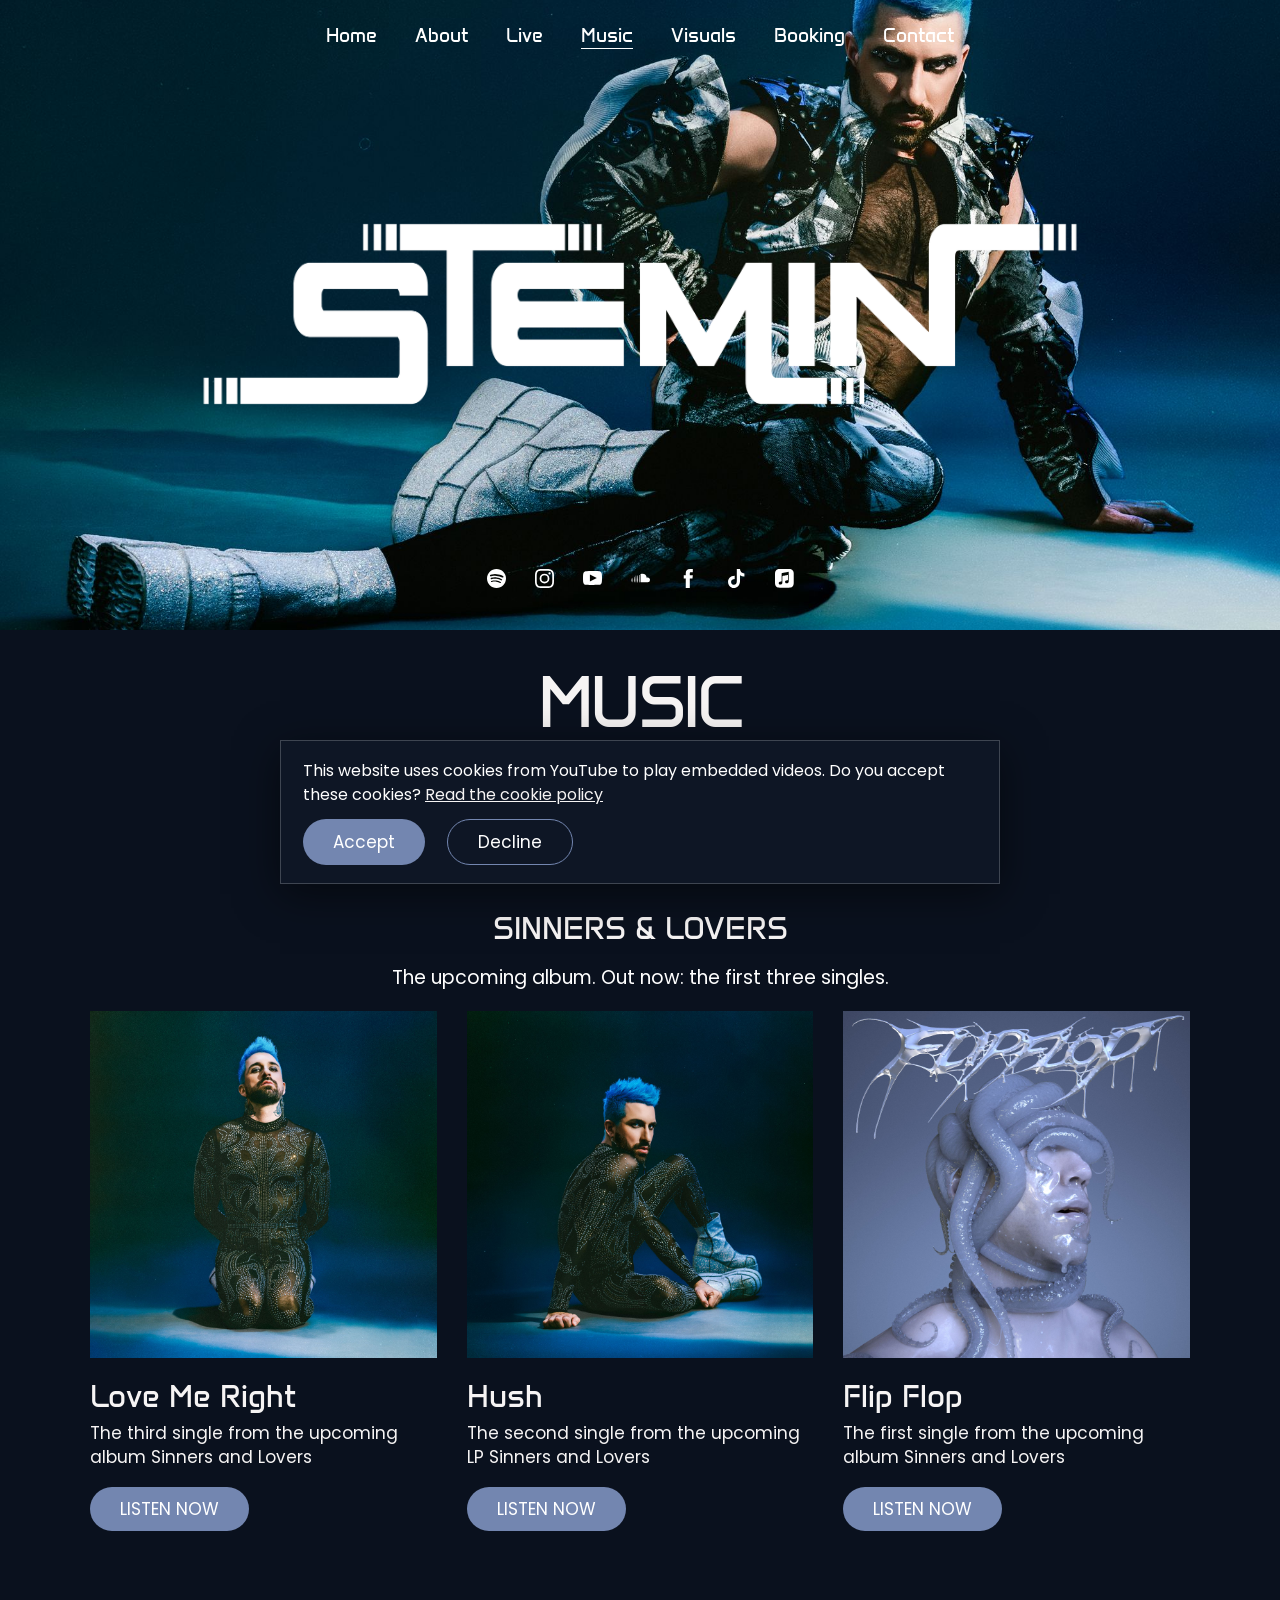
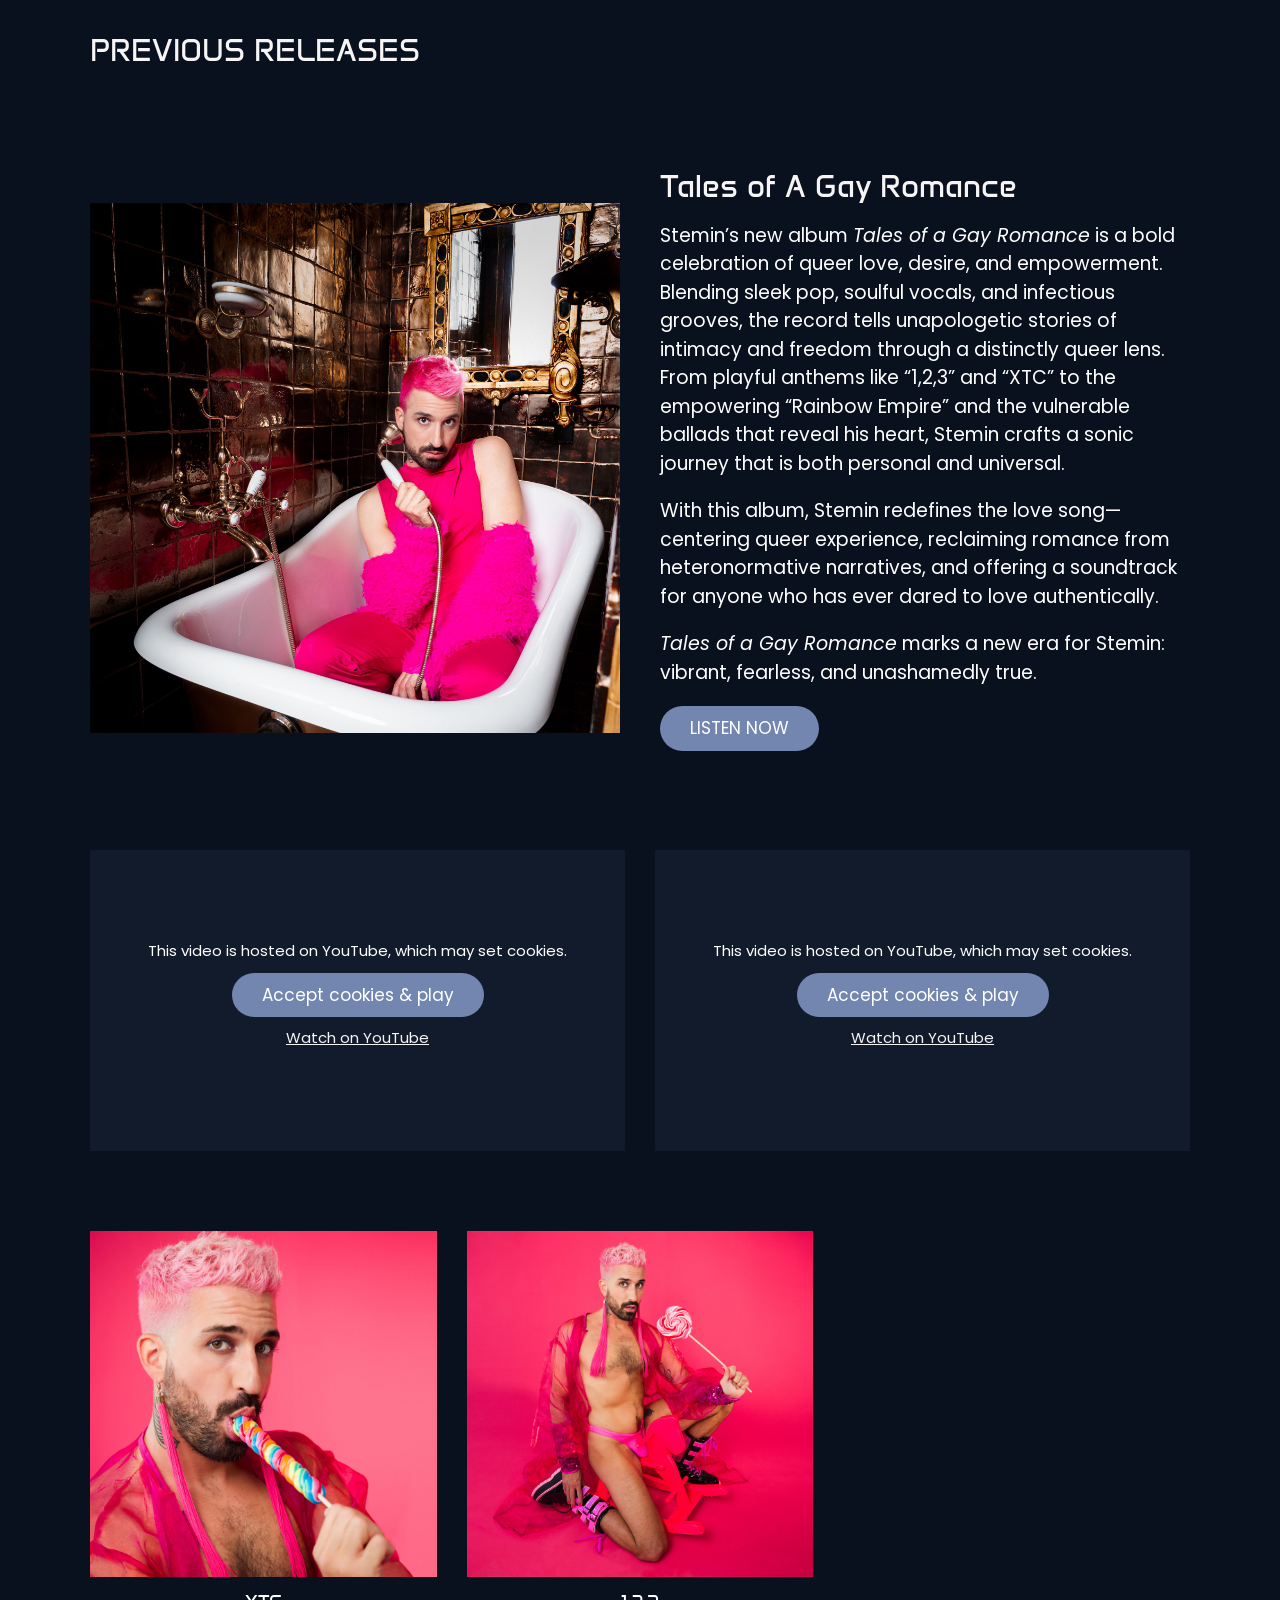
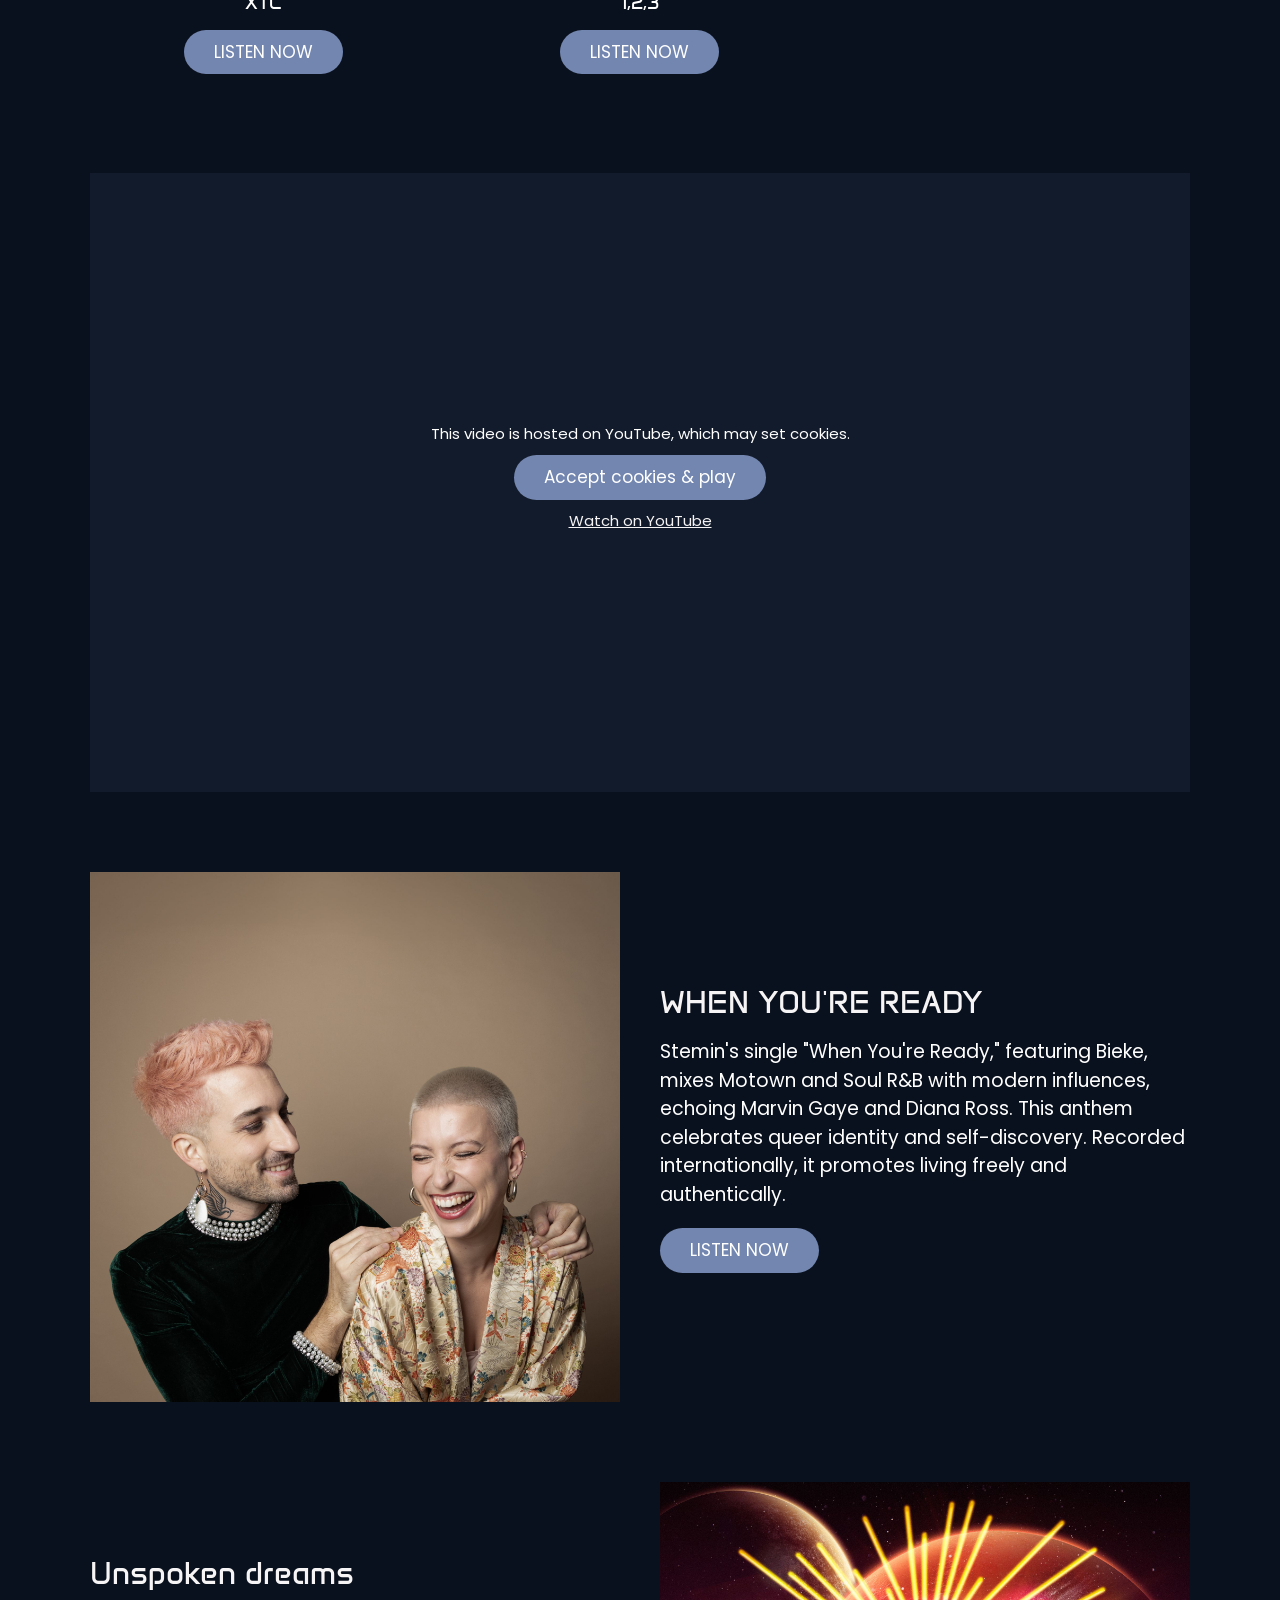
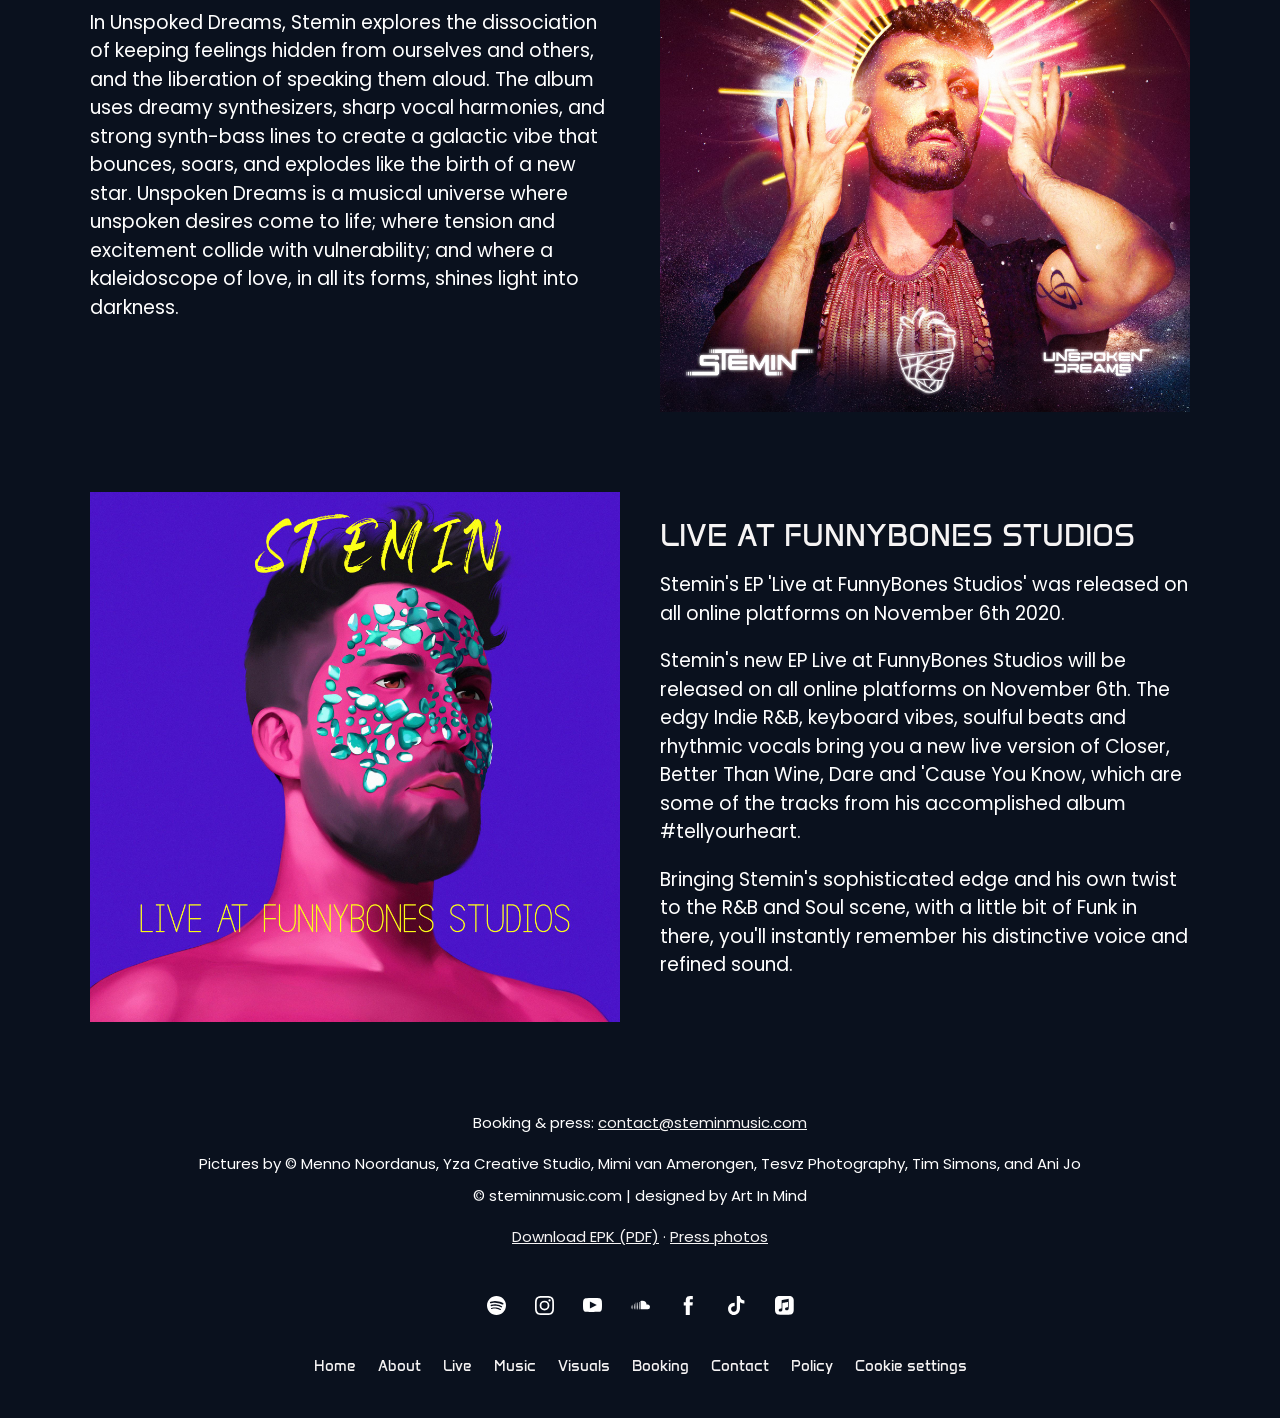
<file: music/index.html>
<!DOCTYPE html>
<html lang="en">
<head>
<meta charset="utf-8">
<meta name="viewport" content="width=device-width, initial-scale=1">
<title>Music | Stemin – Sinners &amp; Lovers</title>
<meta name="description" content="Listen to Stemin: new singles Love Me Right, Hush and Flip Flop (feat. Dyan Tai) from the upcoming album Sinners &amp; Lovers.">

<link rel="canonical" href="https://steminmusic.com/music/">
<meta property="og:type" content="website">
<meta property="og:title" content="Music | Stemin – Sinners &amp; Lovers">
<meta property="og:description" content="Listen to Stemin: new singles Love Me Right, Hush and Flip Flop (feat. Dyan Tai) from the upcoming album Sinners &amp; Lovers.">
<meta property="og:url" content="https://steminmusic.com/music/">
<meta property="og:image" content="https://steminmusic.com/img/og-image.jpg">
<meta property="og:image:width" content="1200">
<meta property="og:image:height" content="630">
<meta property="og:site_name" content="Stemin">
<meta property="og:locale" content="en_GB">
<meta name="twitter:card" content="summary_large_image">
<meta name="twitter:image" content="https://steminmusic.com/img/og-image.jpg">
<script type="application/ld+json">{"@context": "https://schema.org", "@type": "MusicGroup", "name": "Stemin", "url": "https://steminmusic.com/", "image": "https://steminmusic.com/img/og-image.jpg", "logo": "https://steminmusic.com/img/icon-512.png", "description": "Stemin is a queer pop artist from Amsterdam, known for fusing pop, soul and personal storytelling.", "genre": ["Pop", "Queer pop", "Soul"], "email": "contact@steminmusic.com", "foundingLocation": {"@type": "Place", "name": "Amsterdam, Netherlands"}, "sameAs": ["https://open.spotify.com/artist/1zyGoR9jHhPVAwW4OPeCIf?si=YAcBXMqQQqu5lbDR0uVkJg", "https://instagram.com/steminmusic", "https://www.youtube.com/channel/UCnm-_FGDX8ijLJgsgmDUvSA/featured", "https://soundcloud.com/steminmusic", "https://facebook.com/steminmusic", "https://www.tiktok.com/@steminmusic", "https://itunes.apple.com/artist/stemin/1516719726"]}</script>
<link rel="icon" href="../img/icon-32.png" type="image/png" sizes="32x32">
<link rel="icon" href="../img/icon-512.png" type="image/png" sizes="512x512">
<link rel="apple-touch-icon" href="../img/icon-180.png">
<meta name="theme-color" content="#0b1220">
<link rel="preload" href="../fonts/anta-latin-400-normal.woff2" as="font" type="font/woff2" crossorigin>
<link rel="stylesheet" href="../style.css">
</head>
<body class="page-music">
<header class="page-header">
<img class="header-bg" src="../img/260520-stemin-402-socialmedia.jpg" srcset="../img/260520-stemin-402-socialmedia-800.jpg 800w, ../img/260520-stemin-402-socialmedia.jpg 2000w" sizes="(max-width: 760px) 100vw, 1140px" alt="" fetchpriority="high">
<div class="nav-bar">
<button class="menu" aria-label="Menu" aria-expanded="false"><span></span><span></span><span></span></button>
<nav class="nav"><ul><li><a href="../">Home</a></li><li><a href="../about/">About</a></li><li><a href="../live/">Live</a></li><li><a href="../music/" aria-current=page>Music</a></li><li><a href="../visuals/">Visuals</a></li><li><a href="../booking/">Booking</a></li><li class="has-sub"><a href="../contact/">Contact</a><ul><li><a href="../policy/">Policy</a></li></ul></li></ul></nav>
</div>
<div class="header-title"><div class="logo-wrap"><img class="logo" src="../img/stemin-white-long.png" alt="Stemin" width="900" height="300"></div></div>
<div class="socials"><a href="https://open.spotify.com/artist/1zyGoR9jHhPVAwW4OPeCIf?si=YAcBXMqQQqu5lbDR0uVkJg" target="_blank" rel="noopener" aria-label="Spotify"><svg class="icon" viewbox="0 0 18 18" xmlns="http://www.w3.org/2000/svg"><path d="M9 0c1.242 0 2.414.234 3.516.703a8.832 8.832 0 012.865 1.934 9.3 9.3 0 011.916 2.847A8.885 8.885 0 0118 9a8.797 8.797 0 01-.703 3.48 8.832 8.832 0 01-1.934 2.866 9.185 9.185 0 01-2.883 1.916A8.28 8.28 0 019 18a8.28 8.28 0 01-3.48-.738 9.185 9.185 0 01-2.883-1.916A8.832 8.832 0 01.703 12.48 8.797 8.797 0 010 9c0-1.242.234-2.414.703-3.516a9.146 9.146 0 011.934-2.847A9.036 9.036 0 015.52.703 8.633 8.633 0 019 0zm-.053 10.898c-1.465-.164-3.052-.046-4.763.352a.477.477 0 00-.334.229.518.518 0 00-.053.439c.023.14.1.252.228.334.104.066.218.09.344.073l.096-.02c1.57-.352 3.017-.457 4.342-.317 1.324.14 2.513.54 3.568 1.196.14.07.281.087.422.052a.592.592 0 00.351-.263.528.528 0 00.053-.405.472.472 0 00-.299-.334c-1.172-.726-2.49-1.171-3.955-1.336zm.211-2.9c-1.863-.223-3.615-.088-5.256.404a.576.576 0 00-.369.334.74.74 0 00-.073.411l.02.1a.49.49 0 00.3.403c.175.082.357.1.544.053 1.406-.445 2.947-.568 4.623-.369 1.676.2 3.123.662 4.342 1.389.14.117.305.152.492.105a.78.78 0 00.457-.316.689.689 0 00.07-.528c-.046-.187-.14-.316-.28-.386-1.383-.844-3.007-1.377-4.87-1.6zm.07-3.094a21.718 21.718 0 00-3.146-.017c-1.008.093-1.91.258-2.707.492a.81.81 0 00-.475.404.83.83 0 00-.052.65c.07.188.199.34.386.458a.74.74 0 00.633.07c.68-.211 1.477-.363 2.39-.457a16.95 16.95 0 012.778.017c.961.083 1.899.24 2.813.475a9.645 9.645 0 012.46.984c.212.118.434.153.669.106.234-.047.398-.152.492-.316a.85.85 0 00.088-.65.798.798 0 00-.405-.51 10.987 10.987 0 00-2.777-1.16 16.84 16.84 0 00-3.146-.546z"></path></svg></a><a href="https://instagram.com/steminmusic" target="_blank" rel="noopener" aria-label="Instagram"><svg class="icon" viewbox="0 0 18 18" xmlns="http://www.w3.org/2000/svg"><path d="M6.955 1.628l2.582-.006c1.916.001 2.227.012 3.1.052.877.04 1.354.187 1.67.31.421.163.72.358 1.036.673.27.27.452.529.6.862l.073.173c.113.29.246.715.298 1.46l.03.627c.012.29.02.553.025.917l.01 2.842c-.002 1.915-.013 2.226-.053 3.099-.037.804-.163 1.272-.279 1.588l-.031.083c-.163.42-.358.72-.673 1.035-.315.315-.615.51-1.035.673-.29.113-.715.246-1.46.298l-1.21.05c-.344.007-.761.011-1.428.013l-3.255-.005a37.01 37.01 0 01-1.592-.046c-.877-.04-1.354-.187-1.67-.31a2.788 2.788 0 01-1.036-.673 2.788 2.788 0 01-.673-1.035c-.113-.29-.246-.715-.298-1.46l-.05-1.21a71.292 71.292 0 01-.013-1.428l.005-3.255c.006-.692.02-1.022.046-1.592.04-.877.187-1.354.31-1.67.163-.421.358-.72.673-1.036.315-.315.615-.51 1.035-.673.29-.113.715-.246 1.46-.298l.627-.03c.355-.015.668-.023 1.176-.028zM6.97.006h4.06c.747.007 1.09.021 1.68.048.959.044 1.613.196 2.185.419.592.23 1.094.537 1.594 1.038.5.5.808 1.002 1.038 1.594.198.509.34 1.082.4 1.876l.035.68c.026.62.036 1.093.038 2.574l-.005 2.658c-.006.844-.02 1.192-.05 1.818-.043.958-.195 1.612-.418 2.184a4.412 4.412 0 01-1.038 1.594c-.5.5-1.002.809-1.594 1.039-.509.197-1.082.34-1.876.4l-.795.039c-.53.021-1.003.03-2.193.032l-2.924-.004a39.115 39.115 0 01-1.818-.05c-.958-.043-1.612-.195-2.184-.417a4.412 4.412 0 01-1.594-1.039c-.5-.5-.809-1.002-1.039-1.594-.197-.509-.34-1.082-.4-1.876l-.042-.876C.009 11.575 0 11.027 0 9.527L.006 6.97c.007-.747.021-1.09.048-1.68.044-.959.196-1.613.418-2.185A4.412 4.412 0 011.511 1.51c.5-.5 1.002-.808 1.594-1.038.509-.198 1.082-.34 1.876-.4L5.857.03C6.177.018 6.49.01 6.97.006zm2.048 4.387a4.625 4.625 0 100 9.25 4.625 4.625 0 000-9.25zm0 1.623a3.002 3.002 0 110 6.004 3.002 3.002 0 010-6.004zm4.768-2.909a1.071 1.071 0 100 2.143 1.071 1.071 0 000-2.143z" fill-rule="evenodd"></path></svg></a><a href="https://www.youtube.com/channel/UCnm-_FGDX8ijLJgsgmDUvSA/featured" target="_blank" rel="noopener" aria-label="Youtube"><svg class="icon" viewbox="0 0 18 14" xmlns="http://www.w3.org/2000/svg"><path d="M7.518.011l1.81-.01c.971.004 3.89.03 5.972.173l.355.05c.394.061.95.209 1.445.76.463.478.66 1.426.714 1.746l.017.108s.155 1.378.168 2.816L18 7.241c0 .654-.032 1.31-.068 1.84l-.1 1.172s-.17 1.274-.732 1.853c-.675.753-1.463.753-1.8.811l-.537.033c-2.11.12-4.778.138-5.547.14l-2.132-.03c-1.465-.029-3.372-.076-4.215-.143-.394-.116-1.294-.058-1.969-.81-.43-.444-.63-1.293-.7-1.668l-.031-.186S.014 8.875 0 7.437V5.654l.007-.39c.012-.45.035-.883.06-1.254l.1-1.172S.339 1.564.9.985C1.575.232 2.362.232 2.7.174l.75-.045C4.827.057 6.4.025 7.518.01zm-.973 3.262v6.545l6.546-3.273-6.546-3.272z"></path></svg></a><a href="https://soundcloud.com/steminmusic" target="_blank" rel="noopener" aria-label="Soundcloud"><svg class="icon" viewbox="0 0 18 9" xmlns="http://www.w3.org/2000/svg"><path d="M4.698 1.755c.09 0 .145.036.163.108l.007.062.17 4.132-.17 1.98c0 .114-.057.17-.17.17-.045 0-.127-.072-.157-.13l-.013-.04-.113-1.98.113-4.132c0-.114.057-.17.17-.17zm3.17-.68c.094 0 .189.08.217.17l.01.057.113 4.755-.114 1.924-.009.056c-.028.092-.123.17-.217.17-.17 0-.283-.113-.226-.226l-.114-1.924.114-4.755c0-.113.113-.227.226-.227zm-1.642.567c.095 0 .19.078.218.17l.009.056.17 4.189-.114 1.924-.008.056c-.03.092-.124.17-.218.17s-.189-.078-.25-.203L6 7.924 5.887 6 6 1.868c0-.113.113-.226.226-.226zM10.755 0a4.075 4.075 0 014.075 3.736c.283-.113.566-.17.906-.17 1.302 0 2.264.962 2.264 2.264a2.293 2.293 0 01-2.16 2.316l-.16.005H9.282c-.097 0-.194-.125-.22-.232l-.006-.051V.566c0-.146.041-.208.16-.258l.066-.025C9.736.113 10.245 0 10.755 0zM3.17 2.83c.09 0 .145.036.163.08l.007.033.17 3.114-.17 1.98-.043.042c-.042.04-.085.072-.127.072-.09 0-.145-.036-.163-.08L3 8.038l-.17-1.981L3 2.943c.057-.056.113-.113.17-.113zM1.698 3.906c.045 0 .09 0 .107.058l.006.055.17 2.038-.17 1.98a.122.122 0 01-.113.114c-.045 0-.09-.036-.107-.08l-.006-.033-.17-1.981.17-2.038c0-.057.057-.113.113-.113zm-1.472.396l.029.007a.05.05 0 01.02.017l.008.032.226 1.699-.226 1.641s0 .057-.057.057l-.028-.007a.05.05 0 01-.02-.017L.17 7.698 0 6.057l.17-1.699s0-.056.056-.056z"></path></svg></a><a href="https://facebook.com/steminmusic" target="_blank" rel="noopener" aria-label="Facebook"><svg class="icon" viewbox="0 0 9 18" xmlns="http://www.w3.org/2000/svg"><path d="M1.907 18V8.999H0V5.897h1.907V4.035C1.907 1.505 2.984 0 6.044 0h2.547v3.103H7c-1.191 0-1.27.433-1.27 1.242l-.005 1.552h2.885L8.27 9H5.724V18H1.907z" fill-rule="evenodd"></path></svg></a><a href="https://www.tiktok.com/@steminmusic" target="_blank" rel="noopener" aria-label="Tiktok"><svg class="icon" viewbox="0 0 16 18" xmlns="http://www.w3.org/2000/svg"><path d="M11.281 0c.298 2.554 1.73 4.077 4.219 4.24v2.872c-1.442.14-2.706-.33-4.175-1.215v5.373c0 6.826-7.473 8.96-10.477 4.066-1.93-3.148-.748-8.672 5.444-8.894v3.03a8.99 8.99 0 00-1.437.35c-1.377.465-2.158 1.335-1.94 2.868.417 2.938 5.828 3.808 5.378-1.933V.005h2.988V0z" fill-rule="evenodd"></path></svg></a><a href="https://itunes.apple.com/artist/stemin/1516719726" target="_blank" rel="noopener" aria-label="Apple Music"><svg class="icon" viewbox="0 0 73 73" xmlns="http://www.w3.org/2000/svg"><path class="st0" d="M72,19.94c0-0.72-0.01-1.45-0.03-2.17c-0.04-1.58-0.14-3.17-0.42-4.73c-0.28-1.58-0.75-3.06-1.48-4.5 c-0.72-1.41-1.66-2.71-2.78-3.83c-1.12-1.12-2.42-2.06-3.83-2.78c-1.44-0.73-2.91-1.2-4.49-1.48c-1.56-0.28-3.15-0.37-4.73-0.42 C53.51,0.02,52.78,0.01,52.06,0c-0.86,0-1.72,0-2.58,0H22.52c-0.86,0-1.72,0-2.58,0c-0.72,0-1.45,0.01-2.17,0.03 c-1.58,0.04-3.17,0.14-4.73,0.42C11.46,0.74,9.98,1.2,8.55,1.94C7.13,2.66,5.84,3.6,4.72,4.72S2.65,7.13,1.93,8.55 c-0.73,1.44-1.2,2.91-1.48,4.5c-0.28,1.56-0.37,3.15-0.42,4.73C0.02,18.5,0.01,19.22,0,19.94c0,0.86,0,1.72,0,2.58v26.95 c0,0.86,0,1.72,0,2.58c0,0.72,0.01,1.45,0.03,2.17c0.04,1.58,0.14,3.17,0.42,4.73c0.28,1.58,0.75,3.06,1.48,4.5 c0.72,1.41,1.66,2.71,2.78,3.83s2.42,2.06,3.83,2.78c1.44,0.73,2.91,1.2,4.49,1.48c1.56,0.28,3.15,0.37,4.73,0.42 c0.72,0.02,1.45,0.03,2.17,0.03c0.86,0.01,1.72,0,2.58,0h26.95c0.86,0,1.72,0,2.58,0c0.72,0,1.45-0.01,2.17-0.03 c1.58-0.04,3.17-0.14,4.73-0.42c1.58-0.28,3.06-0.75,4.49-1.48c1.41-0.72,2.71-1.66,3.83-2.78c1.12-1.12,2.06-2.41,2.78-3.83 c0.73-1.44,1.2-2.91,1.48-4.5c0.28-1.56,0.37-3.15,0.42-4.73c0.02-0.72,0.03-1.45,0.03-2.17c0.01-0.86,0-1.72,0-2.58V22.52 C72,21.66,72,20.8,72,19.94z M52.71,46.85c0,0.91-0.01,1.74-0.2,2.65c-0.19,0.89-0.53,1.72-1.05,2.47 c-0.52,0.75-1.19,1.36-1.97,1.82c-0.79,0.47-1.62,0.73-2.5,0.91c-1.66,0.33-2.79,0.41-3.86,0.2c-1.03-0.21-1.9-0.68-2.6-1.32 c-1.03-0.95-1.68-2.23-1.82-3.56c-0.16-1.57,0.36-3.24,1.53-4.48c0.59-0.62,1.34-1.11,2.34-1.5c1.04-0.4,2.19-0.65,3.96-1 c0.47-0.09,0.93-0.19,1.4-0.28c0.61-0.12,1.14-0.28,1.56-0.8c0.43-0.52,0.43-1.16,0.43-1.78V24.32c0-1.21-0.54-1.54-1.7-1.32 c-0.83,0.16-18.62,3.75-18.62,3.75c-1,0.24-1.36,0.57-1.36,1.82v23.23c0,0.91-0.05,1.74-0.24,2.65c-0.19,0.89-0.53,1.72-1.05,2.47 c-0.52,0.75-1.19,1.36-1.97,1.82c-0.79,0.47-1.62,0.74-2.5,0.92c-1.66,0.33-2.79,0.41-3.86,0.2c-1.03-0.21-1.9-0.69-2.6-1.33 c-1.03-0.95-1.63-2.23-1.78-3.56c-0.16-1.57,0.31-3.24,1.49-4.48c0.59-0.62,1.34-1.11,2.34-1.5c1.04-0.4,2.19-0.65,3.96-1 c0.47-0.09,0.93-0.19,1.4-0.28c0.61-0.12,1.14-0.28,1.56-0.8c0.42-0.52,0.47-1.13,0.47-1.75c0-4.92,0-26.78,0-26.78 c0-0.36,0.03-0.6,0.05-0.72c0.09-0.56,0.31-1.05,0.72-1.39c0.34-0.28,0.78-0.48,1.33-0.6l0.01,0L49,11.33 c0.19-0.04,1.73-0.31,1.91-0.33c1.16-0.1,1.81,0.66,1.81,1.89L52.71,46.85L52.71,46.85z"></path></svg></a></div>
</header>
<main id="main">
<section class="sec"><div class="wrap"><h1 class="feature-title center">MUSIC</h1><p class="listen center"><span>Listen on</span> <a href="https://open.spotify.com/artist/1zyGoR9jHhPVAwW4OPeCIf" target="_blank" rel="noopener">Spotify</a> <a href="https://itunes.apple.com/artist/stemin/1516719726" target="_blank" rel="noopener">Apple Music</a> <a href="https://www.youtube.com/channel/UCnm-_FGDX8ijLJgsgmDUvSA/featured" target="_blank" rel="noopener">YouTube</a> <a href="https://soundcloud.com/steminmusic" target="_blank" rel="noopener">SoundCloud</a></p></div></section>
<section class="sec"><div class="wrap"><h2 class="center">SINNERS &amp; LOVERS</h2><p class="center">The upcoming album. Out now: the first three singles.</p><div class="cols thirds singles">
<div class="single"><a href="https://ffm.to/love-me-right" target="_blank" rel="noopener"><img src="../img/love-me-right-menno-noordanus.jpg" srcset="../img/love-me-right-menno-noordanus-800.jpg 800w, ../img/love-me-right-menno-noordanus.jpg 2000w" sizes="(max-width: 760px) 100vw, 1140px" alt="Love Me Right cover art" loading="lazy"></a>
<h3>Love Me Right</h3><h4>The third single from the upcoming album Sinners and Lovers</h4><p><a class="button" href="https://ffm.to/love-me-right" target="_blank" rel="noopener">LISTEN NOW</a></p></div>
<div class="single"><a href="https://ffm.to/stemin-hush" target="_blank" rel="noopener"><img src="../img/hush-menno-noordanus.jpg" srcset="../img/hush-menno-noordanus-800.jpg 800w, ../img/hush-menno-noordanus.jpg 2000w" sizes="(max-width: 760px) 100vw, 1140px" alt="Hush cover art" loading="lazy"></a>
<h3>Hush</h3><h4>The second single from the upcoming LP Sinners and Lovers</h4><p><a class="button" href="https://ffm.to/stemin-hush" target="_blank" rel="noopener">LISTEN NOW</a></p></div>
<div class="single"><a href="https://ffm.to/flipflop" target="_blank" rel="noopener"><img src="../img/flip-flop-single-cover.jpg" srcset="../img/flip-flop-single-cover-800.jpg 800w, ../img/flip-flop-single-cover.jpg 2000w" sizes="(max-width: 760px) 100vw, 1140px" alt="Flip Flop cover art" loading="lazy"></a>
<h3>Flip Flop</h3><h4>The first single from the upcoming album Sinners and Lovers</h4><p><a class="button" href="https://ffm.to/flipflop" target="_blank" rel="noopener">LISTEN NOW</a></p></div>
</div></div></section>
<section class="sec"><div class="wrap"><h2>PREVIOUS RELEASES</h2></div></section>
<section class="sec"><div class="wrap"><div class="imgtext">
<div class="media"><img src="../img/4000x4000.jpg" srcset="../img/4000x4000-800.jpg 800w, ../img/4000x4000.jpg 2000w" sizes="(max-width: 760px) 100vw, 1140px" alt="Tales of a Gay Romance album cover" loading="lazy"></div>
<div><h3>Tales of A Gay Romance</h3>
<p>Stemin’s new album <em>Tales of a Gay Romance</em> is a bold celebration of queer love, desire, and empowerment. Blending sleek pop, soulful vocals, and infectious grooves, the record tells unapologetic stories of intimacy and freedom through a distinctly queer lens. From playful anthems like “1,2,3” and “XTC” to the empowering “Rainbow Empire” and the vulnerable ballads that reveal his heart, Stemin crafts a sonic journey that is both personal and universal.</p>
<p>With this album, Stemin redefines the love song—centering queer experience, reclaiming romance from heteronormative narratives, and offering a soundtrack for anyone who has ever dared to love authentically.</p>
<p><em>Tales of a Gay Romance</em> marks a new era for Stemin: vibrant, fearless, and unashamedly true.</p>
<p><a class="button" href="https://stemin.lnk.to/TalesofaGayRomance" target="_blank" rel="noopener">LISTEN NOW</a></p></div>
</div></div></section>
<section class="sec"><div class="wrap"><div class="cols half"><div><div class="video" data-yt="MJ6Bc11NC_A"><div class="consent-ph"><p>This video is hosted on YouTube, which may set cookies.</p><p><button class="button" data-consent-accept>Accept cookies &amp; play</button></p><p><a href="https://www.youtube.com/watch?v=MJ6Bc11NC_A" target="_blank" rel="noopener">Watch on YouTube</a></p></div></div></div><div><div class="video" data-yt="TlhdBSKtmaM"><div class="consent-ph"><p>This video is hosted on YouTube, which may set cookies.</p><p><button class="button" data-consent-accept>Accept cookies &amp; play</button></p><p><a href="https://www.youtube.com/watch?v=TlhdBSKtmaM" target="_blank" rel="noopener">Watch on YouTube</a></p></div></div></div></div></div></section>
<section class="sec"><div class="wrap"><div class="cols thirds"><div class="center"><img src="../img/cover-2-final.jpg" srcset="../img/cover-2-final-800.jpg 800w, ../img/cover-2-final.jpg 2000w" sizes="(max-width: 760px) 100vw, 1140px" alt="XTC cover" loading="lazy"><p class="caption">XTC</p><p><a class="button" href="https://distrokid.com/hyperfollow/stemin/xtc" target="_blank" rel="noopener">LISTEN NOW</a></p></div><div class="center"><img src="../img/cover-123.jpg" srcset="../img/cover-123-800.jpg 800w, ../img/cover-123.jpg 2000w" sizes="(max-width: 760px) 100vw, 1140px" alt="1,2,3 cover" loading="lazy"><p class="caption">1,2,3</p><p><a class="button" href="https://distrokid.com/hyperfollow/stemin/123" target="_blank" rel="noopener">LISTEN NOW</a></p></div></div></div></section>
<section class="sec"><div class="wrap"><div class="video" data-yt="A4WbUIVBXP4"><div class="consent-ph"><p>This video is hosted on YouTube, which may set cookies.</p><p><button class="button" data-consent-accept>Accept cookies &amp; play</button></p><p><a href="https://www.youtube.com/watch?v=A4WbUIVBXP4" target="_blank" rel="noopener">Watch on YouTube</a></p></div></div></div></section>
<section class="sec"><div class="wrap"><div class="imgtext">
<div class="media"><img src="../img/cover-when-youre-ready.jpg" srcset="../img/cover-when-youre-ready-800.jpg 800w, ../img/cover-when-youre-ready.jpg 2000w" sizes="(max-width: 760px) 100vw, 1140px" alt="When You're Ready cover" loading="lazy"></div>
<div><h3>WHEN YOU'RE READY</h3>
<p>Stemin's single "When You're Ready," featuring Bieke, mixes Motown and Soul R&amp;B with modern influences, echoing Marvin Gaye and Diana Ross. This anthem celebrates queer identity and self-discovery. Recorded internationally, it promotes living freely and authentically.</p>
<p><a class="button" href="https://distrokid.com/hyperfollow/stemin/when-youre-ready-feat-bieke" target="_blank" rel="noopener">LISTEN NOW</a></p></div>
</div></div></section>
<section class="sec"><div class="wrap"><div class="imgtext right">
<div class="media"><img src="../img/cover-stemin-unspoken-dream.jpg" srcset="../img/cover-stemin-unspoken-dream-800.jpg 800w, ../img/cover-stemin-unspoken-dream.jpg 2000w" sizes="(max-width: 760px) 100vw, 1140px" alt="Unspoken Dreams cover" loading="lazy"></div>
<div><h3>Unspoken dreams</h3>
<p>In Unspoked Dreams, Stemin explores the dissociation of keeping feelings hidden from ourselves and others, and the liberation of speaking them aloud. The album uses dreamy synthesizers, sharp vocal harmonies, and strong synth-bass lines to create a galactic vibe that bounces, soars, and explodes like the birth of a new star. Unspoken Dreams is a musical universe where unspoken desires come to life; where tension and excitement collide with vulnerability; and where a kaleidoscope of love, in all its forms, shines light into darkness.</p></div>
</div></div></section>
<section class="sec"><div class="wrap"><div class="imgtext">
<div class="media"><img src="../img/live-at-funnybonesstudio.jpg" srcset="../img/live-at-funnybonesstudio-800.jpg 800w, ../img/live-at-funnybonesstudio.jpg 2000w" sizes="(max-width: 760px) 100vw, 1140px" alt="Live at FunnyBones Studios cover" loading="lazy"></div>
<div><h3>LIVE AT FUNNYBONES STUDIOS</h3>
<p>Stemin's EP 'Live at FunnyBones Studios' was released on all online platforms on November 6th 2020.</p>
<p>Stemin's new EP Live at FunnyBones Studios will be released on all online platforms on November 6th. The edgy Indie R&amp;B, keyboard vibes, soulful beats and rhythmic vocals bring you a new live version of Closer, Better Than Wine, Dare and 'Cause You Know, which are some of the tracks from his accomplished album #tellyourheart.</p>
<p>Bringing Stemin's sophisticated edge and his own twist to the R&amp;B and Soul scene, with a little bit of Funk in there, you'll instantly remember his distinctive voice and refined sound.</p></div>
</div></div></section>
</main>
<footer class="page-footer">
<div class="wrap">
<p class="center">Booking &amp; press: <a href="mailto:contact@steminmusic.com">contact@steminmusic.com</a></p>
<p class="center">Pictures by © Menno Noordanus, Yza Creative Studio, Mimi van Amerongen, Tesvz Photography, Tim Simons, and Ani Jo</p>
<p class="center">© steminmusic.com | designed by Art In Mind</p>
<p class="center"><a href="https://drive.google.com/drive/folders/1B-3PsPf7jAhnRnCJGpX_uzkBK9g3aQ9h?usp=sharing" target="_blank" rel="noopener">Download EPK (PDF)</a> · <a href="../press/">Press photos</a></p>
<div class="socials"><a href="https://open.spotify.com/artist/1zyGoR9jHhPVAwW4OPeCIf?si=YAcBXMqQQqu5lbDR0uVkJg" target="_blank" rel="noopener" aria-label="Spotify"><svg class="icon" viewbox="0 0 18 18" xmlns="http://www.w3.org/2000/svg"><path d="M9 0c1.242 0 2.414.234 3.516.703a8.832 8.832 0 012.865 1.934 9.3 9.3 0 011.916 2.847A8.885 8.885 0 0118 9a8.797 8.797 0 01-.703 3.48 8.832 8.832 0 01-1.934 2.866 9.185 9.185 0 01-2.883 1.916A8.28 8.28 0 019 18a8.28 8.28 0 01-3.48-.738 9.185 9.185 0 01-2.883-1.916A8.832 8.832 0 01.703 12.48 8.797 8.797 0 010 9c0-1.242.234-2.414.703-3.516a9.146 9.146 0 011.934-2.847A9.036 9.036 0 015.52.703 8.633 8.633 0 019 0zm-.053 10.898c-1.465-.164-3.052-.046-4.763.352a.477.477 0 00-.334.229.518.518 0 00-.053.439c.023.14.1.252.228.334.104.066.218.09.344.073l.096-.02c1.57-.352 3.017-.457 4.342-.317 1.324.14 2.513.54 3.568 1.196.14.07.281.087.422.052a.592.592 0 00.351-.263.528.528 0 00.053-.405.472.472 0 00-.299-.334c-1.172-.726-2.49-1.171-3.955-1.336zm.211-2.9c-1.863-.223-3.615-.088-5.256.404a.576.576 0 00-.369.334.74.74 0 00-.073.411l.02.1a.49.49 0 00.3.403c.175.082.357.1.544.053 1.406-.445 2.947-.568 4.623-.369 1.676.2 3.123.662 4.342 1.389.14.117.305.152.492.105a.78.78 0 00.457-.316.689.689 0 00.07-.528c-.046-.187-.14-.316-.28-.386-1.383-.844-3.007-1.377-4.87-1.6zm.07-3.094a21.718 21.718 0 00-3.146-.017c-1.008.093-1.91.258-2.707.492a.81.81 0 00-.475.404.83.83 0 00-.052.65c.07.188.199.34.386.458a.74.74 0 00.633.07c.68-.211 1.477-.363 2.39-.457a16.95 16.95 0 012.778.017c.961.083 1.899.24 2.813.475a9.645 9.645 0 012.46.984c.212.118.434.153.669.106.234-.047.398-.152.492-.316a.85.85 0 00.088-.65.798.798 0 00-.405-.51 10.987 10.987 0 00-2.777-1.16 16.84 16.84 0 00-3.146-.546z"></path></svg></a><a href="https://instagram.com/steminmusic" target="_blank" rel="noopener" aria-label="Instagram"><svg class="icon" viewbox="0 0 18 18" xmlns="http://www.w3.org/2000/svg"><path d="M6.955 1.628l2.582-.006c1.916.001 2.227.012 3.1.052.877.04 1.354.187 1.67.31.421.163.72.358 1.036.673.27.27.452.529.6.862l.073.173c.113.29.246.715.298 1.46l.03.627c.012.29.02.553.025.917l.01 2.842c-.002 1.915-.013 2.226-.053 3.099-.037.804-.163 1.272-.279 1.588l-.031.083c-.163.42-.358.72-.673 1.035-.315.315-.615.51-1.035.673-.29.113-.715.246-1.46.298l-1.21.05c-.344.007-.761.011-1.428.013l-3.255-.005a37.01 37.01 0 01-1.592-.046c-.877-.04-1.354-.187-1.67-.31a2.788 2.788 0 01-1.036-.673 2.788 2.788 0 01-.673-1.035c-.113-.29-.246-.715-.298-1.46l-.05-1.21a71.292 71.292 0 01-.013-1.428l.005-3.255c.006-.692.02-1.022.046-1.592.04-.877.187-1.354.31-1.67.163-.421.358-.72.673-1.036.315-.315.615-.51 1.035-.673.29-.113.715-.246 1.46-.298l.627-.03c.355-.015.668-.023 1.176-.028zM6.97.006h4.06c.747.007 1.09.021 1.68.048.959.044 1.613.196 2.185.419.592.23 1.094.537 1.594 1.038.5.5.808 1.002 1.038 1.594.198.509.34 1.082.4 1.876l.035.68c.026.62.036 1.093.038 2.574l-.005 2.658c-.006.844-.02 1.192-.05 1.818-.043.958-.195 1.612-.418 2.184a4.412 4.412 0 01-1.038 1.594c-.5.5-1.002.809-1.594 1.039-.509.197-1.082.34-1.876.4l-.795.039c-.53.021-1.003.03-2.193.032l-2.924-.004a39.115 39.115 0 01-1.818-.05c-.958-.043-1.612-.195-2.184-.417a4.412 4.412 0 01-1.594-1.039c-.5-.5-.809-1.002-1.039-1.594-.197-.509-.34-1.082-.4-1.876l-.042-.876C.009 11.575 0 11.027 0 9.527L.006 6.97c.007-.747.021-1.09.048-1.68.044-.959.196-1.613.418-2.185A4.412 4.412 0 011.511 1.51c.5-.5 1.002-.808 1.594-1.038.509-.198 1.082-.34 1.876-.4L5.857.03C6.177.018 6.49.01 6.97.006zm2.048 4.387a4.625 4.625 0 100 9.25 4.625 4.625 0 000-9.25zm0 1.623a3.002 3.002 0 110 6.004 3.002 3.002 0 010-6.004zm4.768-2.909a1.071 1.071 0 100 2.143 1.071 1.071 0 000-2.143z" fill-rule="evenodd"></path></svg></a><a href="https://www.youtube.com/channel/UCnm-_FGDX8ijLJgsgmDUvSA/featured" target="_blank" rel="noopener" aria-label="Youtube"><svg class="icon" viewbox="0 0 18 14" xmlns="http://www.w3.org/2000/svg"><path d="M7.518.011l1.81-.01c.971.004 3.89.03 5.972.173l.355.05c.394.061.95.209 1.445.76.463.478.66 1.426.714 1.746l.017.108s.155 1.378.168 2.816L18 7.241c0 .654-.032 1.31-.068 1.84l-.1 1.172s-.17 1.274-.732 1.853c-.675.753-1.463.753-1.8.811l-.537.033c-2.11.12-4.778.138-5.547.14l-2.132-.03c-1.465-.029-3.372-.076-4.215-.143-.394-.116-1.294-.058-1.969-.81-.43-.444-.63-1.293-.7-1.668l-.031-.186S.014 8.875 0 7.437V5.654l.007-.39c.012-.45.035-.883.06-1.254l.1-1.172S.339 1.564.9.985C1.575.232 2.362.232 2.7.174l.75-.045C4.827.057 6.4.025 7.518.01zm-.973 3.262v6.545l6.546-3.273-6.546-3.272z"></path></svg></a><a href="https://soundcloud.com/steminmusic" target="_blank" rel="noopener" aria-label="Soundcloud"><svg class="icon" viewbox="0 0 18 9" xmlns="http://www.w3.org/2000/svg"><path d="M4.698 1.755c.09 0 .145.036.163.108l.007.062.17 4.132-.17 1.98c0 .114-.057.17-.17.17-.045 0-.127-.072-.157-.13l-.013-.04-.113-1.98.113-4.132c0-.114.057-.17.17-.17zm3.17-.68c.094 0 .189.08.217.17l.01.057.113 4.755-.114 1.924-.009.056c-.028.092-.123.17-.217.17-.17 0-.283-.113-.226-.226l-.114-1.924.114-4.755c0-.113.113-.227.226-.227zm-1.642.567c.095 0 .19.078.218.17l.009.056.17 4.189-.114 1.924-.008.056c-.03.092-.124.17-.218.17s-.189-.078-.25-.203L6 7.924 5.887 6 6 1.868c0-.113.113-.226.226-.226zM10.755 0a4.075 4.075 0 014.075 3.736c.283-.113.566-.17.906-.17 1.302 0 2.264.962 2.264 2.264a2.293 2.293 0 01-2.16 2.316l-.16.005H9.282c-.097 0-.194-.125-.22-.232l-.006-.051V.566c0-.146.041-.208.16-.258l.066-.025C9.736.113 10.245 0 10.755 0zM3.17 2.83c.09 0 .145.036.163.08l.007.033.17 3.114-.17 1.98-.043.042c-.042.04-.085.072-.127.072-.09 0-.145-.036-.163-.08L3 8.038l-.17-1.981L3 2.943c.057-.056.113-.113.17-.113zM1.698 3.906c.045 0 .09 0 .107.058l.006.055.17 2.038-.17 1.98a.122.122 0 01-.113.114c-.045 0-.09-.036-.107-.08l-.006-.033-.17-1.981.17-2.038c0-.057.057-.113.113-.113zm-1.472.396l.029.007a.05.05 0 01.02.017l.008.032.226 1.699-.226 1.641s0 .057-.057.057l-.028-.007a.05.05 0 01-.02-.017L.17 7.698 0 6.057l.17-1.699s0-.056.056-.056z"></path></svg></a><a href="https://facebook.com/steminmusic" target="_blank" rel="noopener" aria-label="Facebook"><svg class="icon" viewbox="0 0 9 18" xmlns="http://www.w3.org/2000/svg"><path d="M1.907 18V8.999H0V5.897h1.907V4.035C1.907 1.505 2.984 0 6.044 0h2.547v3.103H7c-1.191 0-1.27.433-1.27 1.242l-.005 1.552h2.885L8.27 9H5.724V18H1.907z" fill-rule="evenodd"></path></svg></a><a href="https://www.tiktok.com/@steminmusic" target="_blank" rel="noopener" aria-label="Tiktok"><svg class="icon" viewbox="0 0 16 18" xmlns="http://www.w3.org/2000/svg"><path d="M11.281 0c.298 2.554 1.73 4.077 4.219 4.24v2.872c-1.442.14-2.706-.33-4.175-1.215v5.373c0 6.826-7.473 8.96-10.477 4.066-1.93-3.148-.748-8.672 5.444-8.894v3.03a8.99 8.99 0 00-1.437.35c-1.377.465-2.158 1.335-1.94 2.868.417 2.938 5.828 3.808 5.378-1.933V.005h2.988V0z" fill-rule="evenodd"></path></svg></a><a href="https://itunes.apple.com/artist/stemin/1516719726" target="_blank" rel="noopener" aria-label="Apple Music"><svg class="icon" viewbox="0 0 73 73" xmlns="http://www.w3.org/2000/svg"><path class="st0" d="M72,19.94c0-0.72-0.01-1.45-0.03-2.17c-0.04-1.58-0.14-3.17-0.42-4.73c-0.28-1.58-0.75-3.06-1.48-4.5 c-0.72-1.41-1.66-2.71-2.78-3.83c-1.12-1.12-2.42-2.06-3.83-2.78c-1.44-0.73-2.91-1.2-4.49-1.48c-1.56-0.28-3.15-0.37-4.73-0.42 C53.51,0.02,52.78,0.01,52.06,0c-0.86,0-1.72,0-2.58,0H22.52c-0.86,0-1.72,0-2.58,0c-0.72,0-1.45,0.01-2.17,0.03 c-1.58,0.04-3.17,0.14-4.73,0.42C11.46,0.74,9.98,1.2,8.55,1.94C7.13,2.66,5.84,3.6,4.72,4.72S2.65,7.13,1.93,8.55 c-0.73,1.44-1.2,2.91-1.48,4.5c-0.28,1.56-0.37,3.15-0.42,4.73C0.02,18.5,0.01,19.22,0,19.94c0,0.86,0,1.72,0,2.58v26.95 c0,0.86,0,1.72,0,2.58c0,0.72,0.01,1.45,0.03,2.17c0.04,1.58,0.14,3.17,0.42,4.73c0.28,1.58,0.75,3.06,1.48,4.5 c0.72,1.41,1.66,2.71,2.78,3.83s2.42,2.06,3.83,2.78c1.44,0.73,2.91,1.2,4.49,1.48c1.56,0.28,3.15,0.37,4.73,0.42 c0.72,0.02,1.45,0.03,2.17,0.03c0.86,0.01,1.72,0,2.58,0h26.95c0.86,0,1.72,0,2.58,0c0.72,0,1.45-0.01,2.17-0.03 c1.58-0.04,3.17-0.14,4.73-0.42c1.58-0.28,3.06-0.75,4.49-1.48c1.41-0.72,2.71-1.66,3.83-2.78c1.12-1.12,2.06-2.41,2.78-3.83 c0.73-1.44,1.2-2.91,1.48-4.5c0.28-1.56,0.37-3.15,0.42-4.73c0.02-0.72,0.03-1.45,0.03-2.17c0.01-0.86,0-1.72,0-2.58V22.52 C72,21.66,72,20.8,72,19.94z M52.71,46.85c0,0.91-0.01,1.74-0.2,2.65c-0.19,0.89-0.53,1.72-1.05,2.47 c-0.52,0.75-1.19,1.36-1.97,1.82c-0.79,0.47-1.62,0.73-2.5,0.91c-1.66,0.33-2.79,0.41-3.86,0.2c-1.03-0.21-1.9-0.68-2.6-1.32 c-1.03-0.95-1.68-2.23-1.82-3.56c-0.16-1.57,0.36-3.24,1.53-4.48c0.59-0.62,1.34-1.11,2.34-1.5c1.04-0.4,2.19-0.65,3.96-1 c0.47-0.09,0.93-0.19,1.4-0.28c0.61-0.12,1.14-0.28,1.56-0.8c0.43-0.52,0.43-1.16,0.43-1.78V24.32c0-1.21-0.54-1.54-1.7-1.32 c-0.83,0.16-18.62,3.75-18.62,3.75c-1,0.24-1.36,0.57-1.36,1.82v23.23c0,0.91-0.05,1.74-0.24,2.65c-0.19,0.89-0.53,1.72-1.05,2.47 c-0.52,0.75-1.19,1.36-1.97,1.82c-0.79,0.47-1.62,0.74-2.5,0.92c-1.66,0.33-2.79,0.41-3.86,0.2c-1.03-0.21-1.9-0.69-2.6-1.33 c-1.03-0.95-1.63-2.23-1.78-3.56c-0.16-1.57,0.31-3.24,1.49-4.48c0.59-0.62,1.34-1.11,2.34-1.5c1.04-0.4,2.19-0.65,3.96-1 c0.47-0.09,0.93-0.19,1.4-0.28c0.61-0.12,1.14-0.28,1.56-0.8c0.42-0.52,0.47-1.13,0.47-1.75c0-4.92,0-26.78,0-26.78 c0-0.36,0.03-0.6,0.05-0.72c0.09-0.56,0.31-1.05,0.72-1.39c0.34-0.28,0.78-0.48,1.33-0.6l0.01,0L49,11.33 c0.19-0.04,1.73-0.31,1.91-0.33c1.16-0.1,1.81,0.66,1.81,1.89L52.71,46.85L52.71,46.85z"></path></svg></a></div>
<nav class="footer-nav"><a href="../">Home</a><a href="../about/">About</a><a href="../live/">Live</a><a href="../music/">Music</a><a href="../visuals/">Visuals</a><a href="../booking/">Booking</a><a href="../contact/">Contact</a><a href="../policy/">Policy</a><a href="#" data-consent-open>Cookie settings</a></nav>
</div>
</footer>
<div class="cookie-banner" role="dialog" aria-label="Cookie consent" hidden>
<p>This website uses cookies from YouTube to play embedded videos. Do you accept these cookies? <a href="../policy/">Read the cookie policy</a></p>
<div class="cookie-actions"><button class="button" data-consent-accept>Accept</button><button class="button outline" data-consent-decline>Decline</button></div>
</div>
<div class="lightbox" hidden><button aria-label="Close">×</button><img alt=""></div>
<script src="../main.js" defer></script>
</body>
</html>
</file>
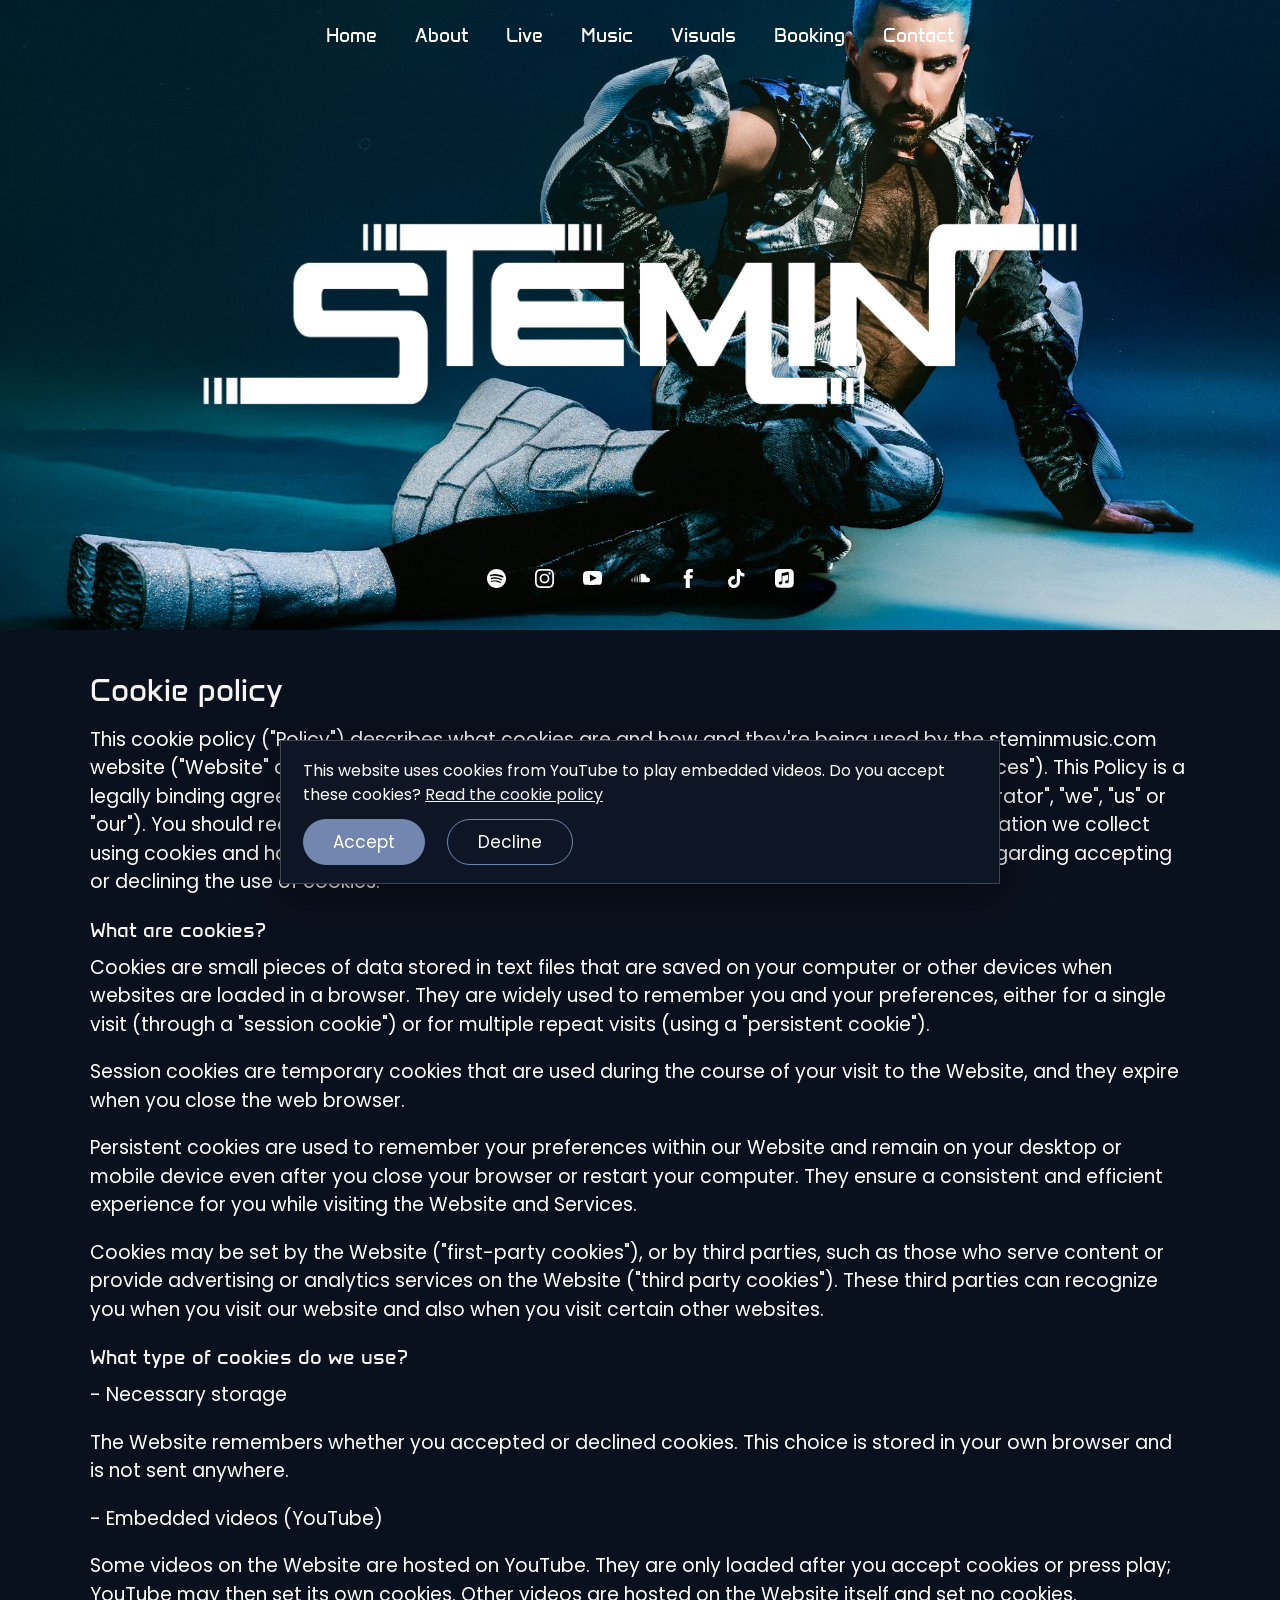
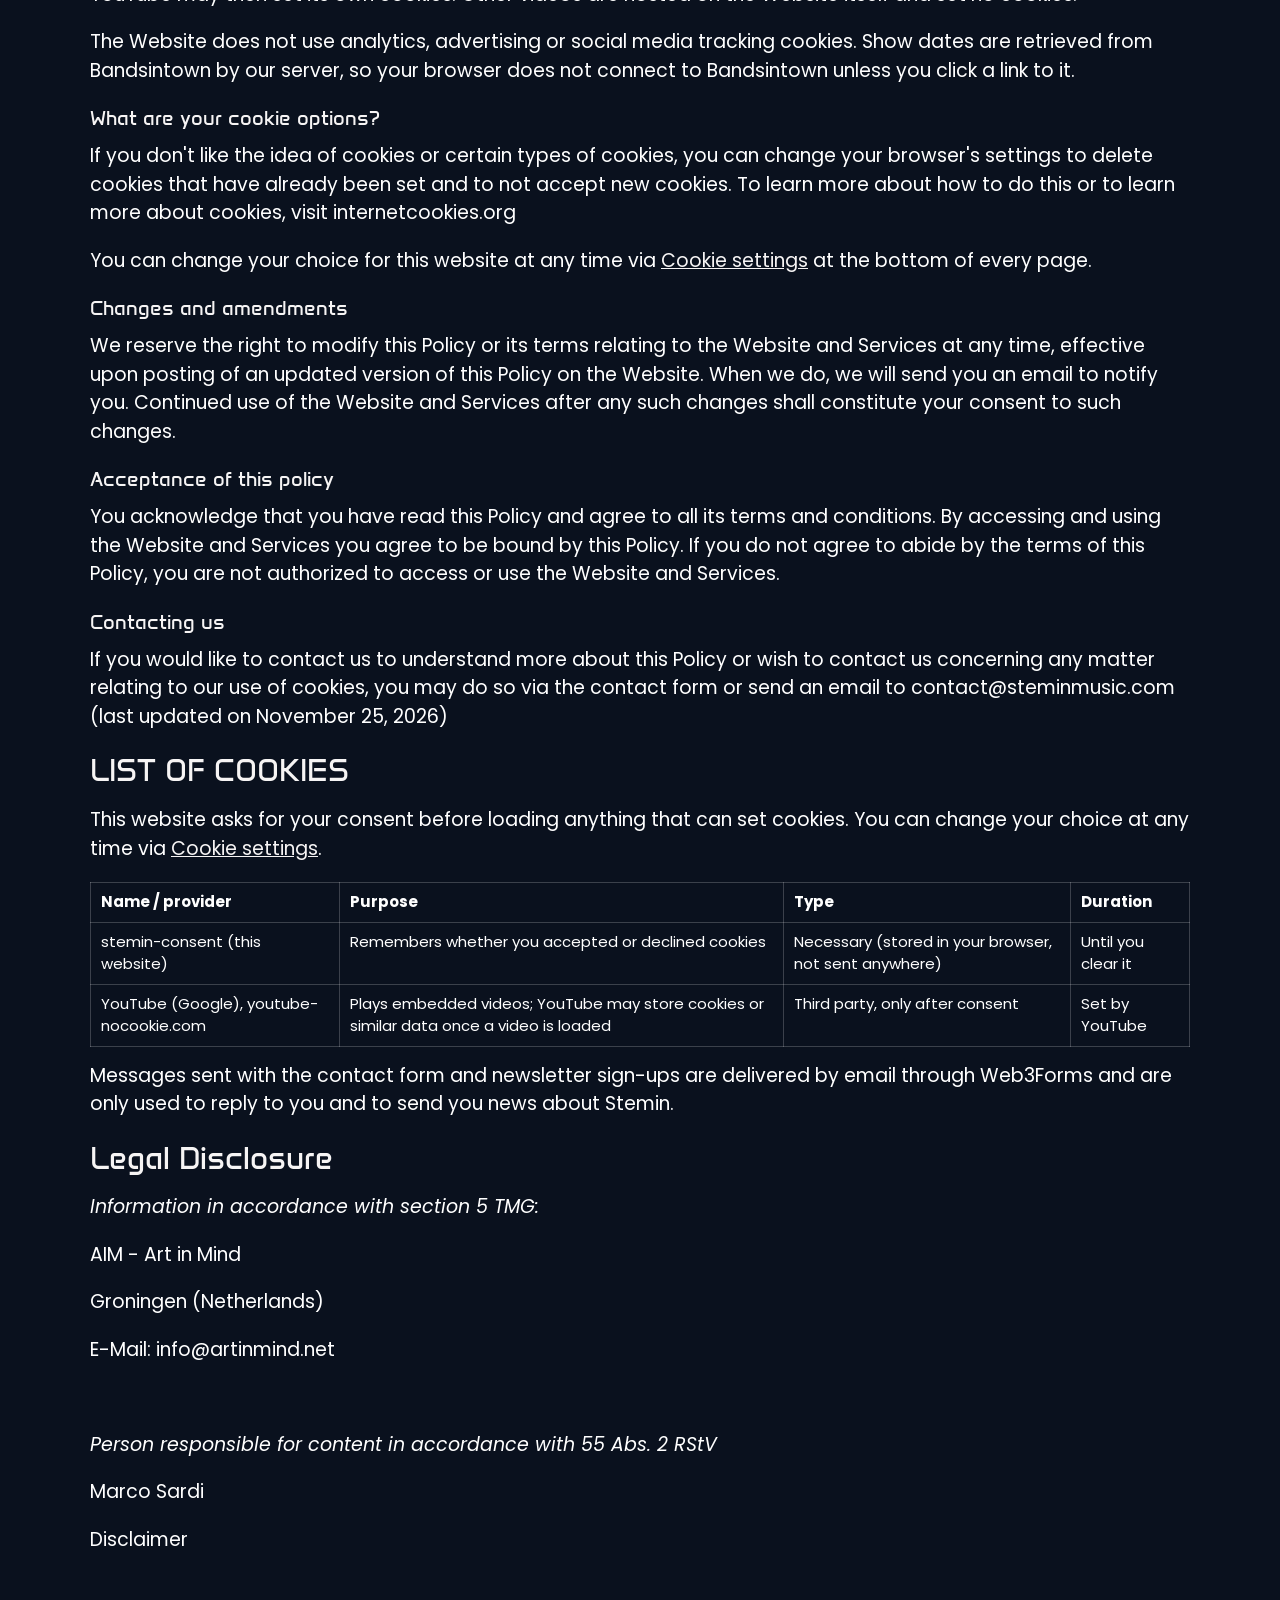
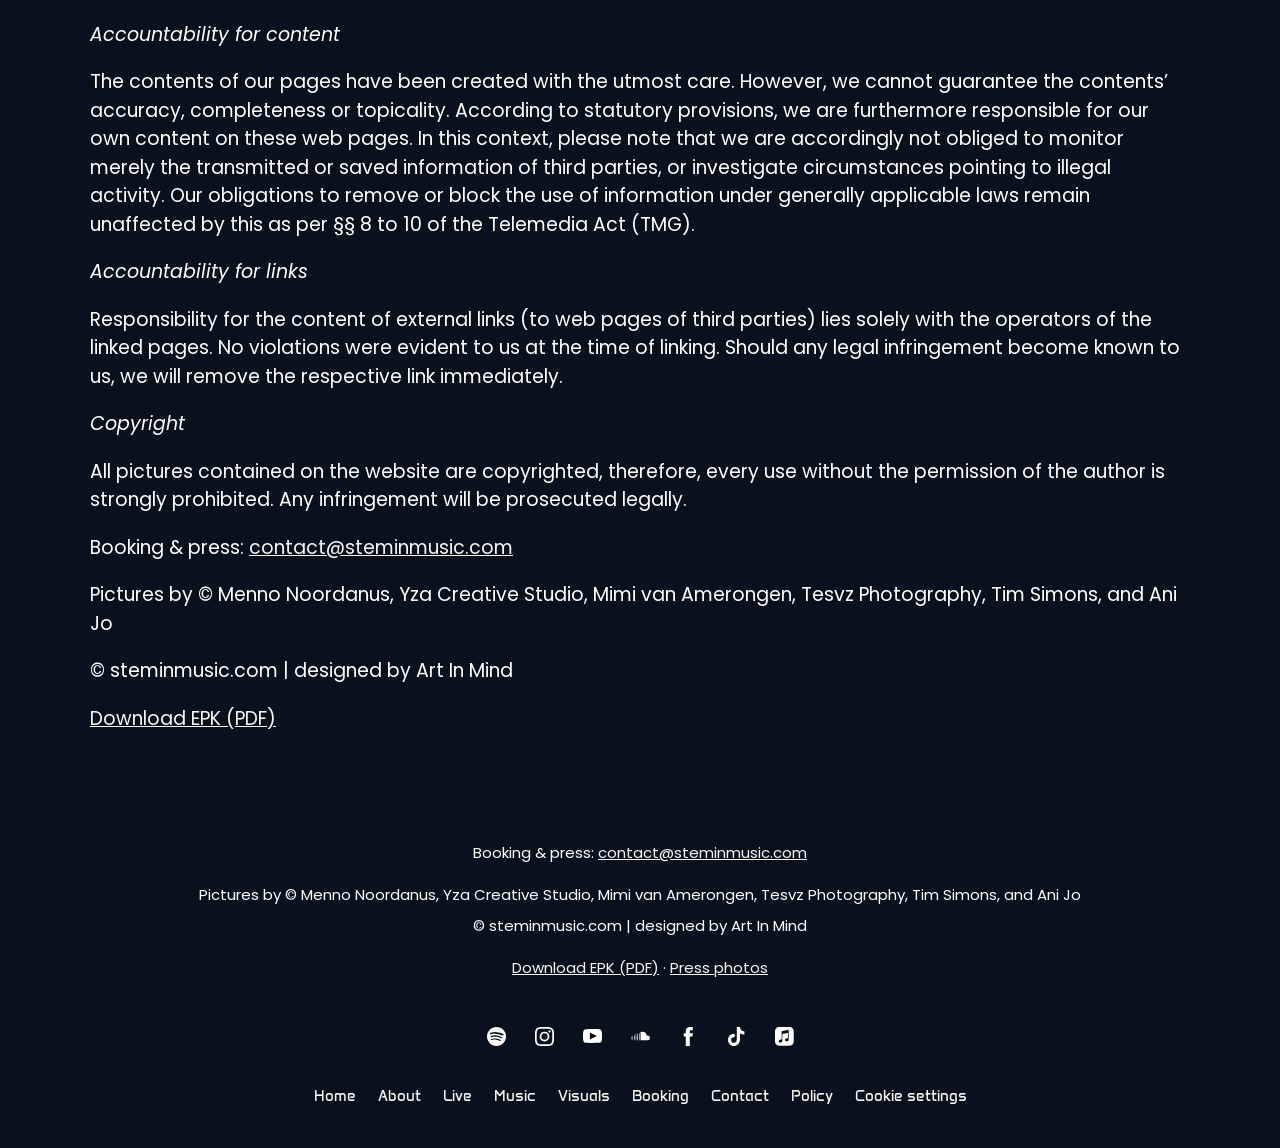
<file: policy/index.html>
<!DOCTYPE html>
<html lang="en">
<head>
<meta charset="utf-8">
<meta name="viewport" content="width=device-width, initial-scale=1">
<title>Policy | Stemin</title>
<meta name="description" content="Policy. Stemin, a pop artist from Amsterdam, Netherlands">

<link rel="canonical" href="https://steminmusic.com/policy/">
<meta property="og:type" content="website">
<meta property="og:title" content="Policy | Stemin">
<meta property="og:description" content="Policy. Stemin, a pop artist from Amsterdam, Netherlands">
<meta property="og:url" content="https://steminmusic.com/policy/">
<meta property="og:image" content="https://steminmusic.com/img/og-image.jpg">
<meta property="og:image:width" content="1200">
<meta property="og:image:height" content="630">
<meta property="og:site_name" content="Stemin">
<meta property="og:locale" content="en_GB">
<meta name="twitter:card" content="summary_large_image">
<meta name="twitter:image" content="https://steminmusic.com/img/og-image.jpg">
<script type="application/ld+json">{"@context": "https://schema.org", "@type": "MusicGroup", "name": "Stemin", "url": "https://steminmusic.com/", "image": "https://steminmusic.com/img/og-image.jpg", "logo": "https://steminmusic.com/img/icon-512.png", "description": "Stemin is a queer pop artist from Amsterdam, known for fusing pop, soul and personal storytelling.", "genre": ["Pop", "Queer pop", "Soul"], "email": "contact@steminmusic.com", "foundingLocation": {"@type": "Place", "name": "Amsterdam, Netherlands"}, "sameAs": ["https://open.spotify.com/artist/1zyGoR9jHhPVAwW4OPeCIf?si=YAcBXMqQQqu5lbDR0uVkJg", "https://instagram.com/steminmusic", "https://www.youtube.com/channel/UCnm-_FGDX8ijLJgsgmDUvSA/featured", "https://soundcloud.com/steminmusic", "https://facebook.com/steminmusic", "https://www.tiktok.com/@steminmusic", "https://itunes.apple.com/artist/stemin/1516719726"]}</script>
<link rel="icon" href="../img/icon-32.png" type="image/png" sizes="32x32">
<link rel="icon" href="../img/icon-512.png" type="image/png" sizes="512x512">
<link rel="apple-touch-icon" href="../img/icon-180.png">
<meta name="theme-color" content="#0b1220">
<link rel="preload" href="../fonts/anta-latin-400-normal.woff2" as="font" type="font/woff2" crossorigin>
<link rel="stylesheet" href="../style.css">
</head>
<body class="page-policy">
<header class="page-header">
<img class="header-bg" src="../img/260520-stemin-402-socialmedia.jpg" srcset="../img/260520-stemin-402-socialmedia-800.jpg 800w, ../img/260520-stemin-402-socialmedia.jpg 2000w" sizes="(max-width: 760px) 100vw, 1140px" alt="" fetchpriority="high">
<div class="nav-bar">
<button class="menu" aria-label="Menu" aria-expanded="false"><span></span><span></span><span></span></button>
<nav class="nav"><ul><li><a href="../">Home</a></li><li><a href="../about/">About</a></li><li><a href="../live/">Live</a></li><li><a href="../music/">Music</a></li><li><a href="../visuals/">Visuals</a></li><li><a href="../booking/">Booking</a></li><li class="has-sub"><a href="../contact/">Contact</a><ul><li><a href="../policy/">Policy</a></li></ul></li></ul></nav>
</div>
<div class="header-title"><div class="logo-wrap"><img class="logo" src="../img/stemin-white-long.png" alt="Stemin" width="900" height="300"></div></div>
<div class="socials"><a href="https://open.spotify.com/artist/1zyGoR9jHhPVAwW4OPeCIf?si=YAcBXMqQQqu5lbDR0uVkJg" target="_blank" rel="noopener" aria-label="Spotify"><svg class="icon" viewbox="0 0 18 18" xmlns="http://www.w3.org/2000/svg"><path d="M9 0c1.242 0 2.414.234 3.516.703a8.832 8.832 0 012.865 1.934 9.3 9.3 0 011.916 2.847A8.885 8.885 0 0118 9a8.797 8.797 0 01-.703 3.48 8.832 8.832 0 01-1.934 2.866 9.185 9.185 0 01-2.883 1.916A8.28 8.28 0 019 18a8.28 8.28 0 01-3.48-.738 9.185 9.185 0 01-2.883-1.916A8.832 8.832 0 01.703 12.48 8.797 8.797 0 010 9c0-1.242.234-2.414.703-3.516a9.146 9.146 0 011.934-2.847A9.036 9.036 0 015.52.703 8.633 8.633 0 019 0zm-.053 10.898c-1.465-.164-3.052-.046-4.763.352a.477.477 0 00-.334.229.518.518 0 00-.053.439c.023.14.1.252.228.334.104.066.218.09.344.073l.096-.02c1.57-.352 3.017-.457 4.342-.317 1.324.14 2.513.54 3.568 1.196.14.07.281.087.422.052a.592.592 0 00.351-.263.528.528 0 00.053-.405.472.472 0 00-.299-.334c-1.172-.726-2.49-1.171-3.955-1.336zm.211-2.9c-1.863-.223-3.615-.088-5.256.404a.576.576 0 00-.369.334.74.74 0 00-.073.411l.02.1a.49.49 0 00.3.403c.175.082.357.1.544.053 1.406-.445 2.947-.568 4.623-.369 1.676.2 3.123.662 4.342 1.389.14.117.305.152.492.105a.78.78 0 00.457-.316.689.689 0 00.07-.528c-.046-.187-.14-.316-.28-.386-1.383-.844-3.007-1.377-4.87-1.6zm.07-3.094a21.718 21.718 0 00-3.146-.017c-1.008.093-1.91.258-2.707.492a.81.81 0 00-.475.404.83.83 0 00-.052.65c.07.188.199.34.386.458a.74.74 0 00.633.07c.68-.211 1.477-.363 2.39-.457a16.95 16.95 0 012.778.017c.961.083 1.899.24 2.813.475a9.645 9.645 0 012.46.984c.212.118.434.153.669.106.234-.047.398-.152.492-.316a.85.85 0 00.088-.65.798.798 0 00-.405-.51 10.987 10.987 0 00-2.777-1.16 16.84 16.84 0 00-3.146-.546z"></path></svg></a><a href="https://instagram.com/steminmusic" target="_blank" rel="noopener" aria-label="Instagram"><svg class="icon" viewbox="0 0 18 18" xmlns="http://www.w3.org/2000/svg"><path d="M6.955 1.628l2.582-.006c1.916.001 2.227.012 3.1.052.877.04 1.354.187 1.67.31.421.163.72.358 1.036.673.27.27.452.529.6.862l.073.173c.113.29.246.715.298 1.46l.03.627c.012.29.02.553.025.917l.01 2.842c-.002 1.915-.013 2.226-.053 3.099-.037.804-.163 1.272-.279 1.588l-.031.083c-.163.42-.358.72-.673 1.035-.315.315-.615.51-1.035.673-.29.113-.715.246-1.46.298l-1.21.05c-.344.007-.761.011-1.428.013l-3.255-.005a37.01 37.01 0 01-1.592-.046c-.877-.04-1.354-.187-1.67-.31a2.788 2.788 0 01-1.036-.673 2.788 2.788 0 01-.673-1.035c-.113-.29-.246-.715-.298-1.46l-.05-1.21a71.292 71.292 0 01-.013-1.428l.005-3.255c.006-.692.02-1.022.046-1.592.04-.877.187-1.354.31-1.67.163-.421.358-.72.673-1.036.315-.315.615-.51 1.035-.673.29-.113.715-.246 1.46-.298l.627-.03c.355-.015.668-.023 1.176-.028zM6.97.006h4.06c.747.007 1.09.021 1.68.048.959.044 1.613.196 2.185.419.592.23 1.094.537 1.594 1.038.5.5.808 1.002 1.038 1.594.198.509.34 1.082.4 1.876l.035.68c.026.62.036 1.093.038 2.574l-.005 2.658c-.006.844-.02 1.192-.05 1.818-.043.958-.195 1.612-.418 2.184a4.412 4.412 0 01-1.038 1.594c-.5.5-1.002.809-1.594 1.039-.509.197-1.082.34-1.876.4l-.795.039c-.53.021-1.003.03-2.193.032l-2.924-.004a39.115 39.115 0 01-1.818-.05c-.958-.043-1.612-.195-2.184-.417a4.412 4.412 0 01-1.594-1.039c-.5-.5-.809-1.002-1.039-1.594-.197-.509-.34-1.082-.4-1.876l-.042-.876C.009 11.575 0 11.027 0 9.527L.006 6.97c.007-.747.021-1.09.048-1.68.044-.959.196-1.613.418-2.185A4.412 4.412 0 011.511 1.51c.5-.5 1.002-.808 1.594-1.038.509-.198 1.082-.34 1.876-.4L5.857.03C6.177.018 6.49.01 6.97.006zm2.048 4.387a4.625 4.625 0 100 9.25 4.625 4.625 0 000-9.25zm0 1.623a3.002 3.002 0 110 6.004 3.002 3.002 0 010-6.004zm4.768-2.909a1.071 1.071 0 100 2.143 1.071 1.071 0 000-2.143z" fill-rule="evenodd"></path></svg></a><a href="https://www.youtube.com/channel/UCnm-_FGDX8ijLJgsgmDUvSA/featured" target="_blank" rel="noopener" aria-label="Youtube"><svg class="icon" viewbox="0 0 18 14" xmlns="http://www.w3.org/2000/svg"><path d="M7.518.011l1.81-.01c.971.004 3.89.03 5.972.173l.355.05c.394.061.95.209 1.445.76.463.478.66 1.426.714 1.746l.017.108s.155 1.378.168 2.816L18 7.241c0 .654-.032 1.31-.068 1.84l-.1 1.172s-.17 1.274-.732 1.853c-.675.753-1.463.753-1.8.811l-.537.033c-2.11.12-4.778.138-5.547.14l-2.132-.03c-1.465-.029-3.372-.076-4.215-.143-.394-.116-1.294-.058-1.969-.81-.43-.444-.63-1.293-.7-1.668l-.031-.186S.014 8.875 0 7.437V5.654l.007-.39c.012-.45.035-.883.06-1.254l.1-1.172S.339 1.564.9.985C1.575.232 2.362.232 2.7.174l.75-.045C4.827.057 6.4.025 7.518.01zm-.973 3.262v6.545l6.546-3.273-6.546-3.272z"></path></svg></a><a href="https://soundcloud.com/steminmusic" target="_blank" rel="noopener" aria-label="Soundcloud"><svg class="icon" viewbox="0 0 18 9" xmlns="http://www.w3.org/2000/svg"><path d="M4.698 1.755c.09 0 .145.036.163.108l.007.062.17 4.132-.17 1.98c0 .114-.057.17-.17.17-.045 0-.127-.072-.157-.13l-.013-.04-.113-1.98.113-4.132c0-.114.057-.17.17-.17zm3.17-.68c.094 0 .189.08.217.17l.01.057.113 4.755-.114 1.924-.009.056c-.028.092-.123.17-.217.17-.17 0-.283-.113-.226-.226l-.114-1.924.114-4.755c0-.113.113-.227.226-.227zm-1.642.567c.095 0 .19.078.218.17l.009.056.17 4.189-.114 1.924-.008.056c-.03.092-.124.17-.218.17s-.189-.078-.25-.203L6 7.924 5.887 6 6 1.868c0-.113.113-.226.226-.226zM10.755 0a4.075 4.075 0 014.075 3.736c.283-.113.566-.17.906-.17 1.302 0 2.264.962 2.264 2.264a2.293 2.293 0 01-2.16 2.316l-.16.005H9.282c-.097 0-.194-.125-.22-.232l-.006-.051V.566c0-.146.041-.208.16-.258l.066-.025C9.736.113 10.245 0 10.755 0zM3.17 2.83c.09 0 .145.036.163.08l.007.033.17 3.114-.17 1.98-.043.042c-.042.04-.085.072-.127.072-.09 0-.145-.036-.163-.08L3 8.038l-.17-1.981L3 2.943c.057-.056.113-.113.17-.113zM1.698 3.906c.045 0 .09 0 .107.058l.006.055.17 2.038-.17 1.98a.122.122 0 01-.113.114c-.045 0-.09-.036-.107-.08l-.006-.033-.17-1.981.17-2.038c0-.057.057-.113.113-.113zm-1.472.396l.029.007a.05.05 0 01.02.017l.008.032.226 1.699-.226 1.641s0 .057-.057.057l-.028-.007a.05.05 0 01-.02-.017L.17 7.698 0 6.057l.17-1.699s0-.056.056-.056z"></path></svg></a><a href="https://facebook.com/steminmusic" target="_blank" rel="noopener" aria-label="Facebook"><svg class="icon" viewbox="0 0 9 18" xmlns="http://www.w3.org/2000/svg"><path d="M1.907 18V8.999H0V5.897h1.907V4.035C1.907 1.505 2.984 0 6.044 0h2.547v3.103H7c-1.191 0-1.27.433-1.27 1.242l-.005 1.552h2.885L8.27 9H5.724V18H1.907z" fill-rule="evenodd"></path></svg></a><a href="https://www.tiktok.com/@steminmusic" target="_blank" rel="noopener" aria-label="Tiktok"><svg class="icon" viewbox="0 0 16 18" xmlns="http://www.w3.org/2000/svg"><path d="M11.281 0c.298 2.554 1.73 4.077 4.219 4.24v2.872c-1.442.14-2.706-.33-4.175-1.215v5.373c0 6.826-7.473 8.96-10.477 4.066-1.93-3.148-.748-8.672 5.444-8.894v3.03a8.99 8.99 0 00-1.437.35c-1.377.465-2.158 1.335-1.94 2.868.417 2.938 5.828 3.808 5.378-1.933V.005h2.988V0z" fill-rule="evenodd"></path></svg></a><a href="https://itunes.apple.com/artist/stemin/1516719726" target="_blank" rel="noopener" aria-label="Apple Music"><svg class="icon" viewbox="0 0 73 73" xmlns="http://www.w3.org/2000/svg"><path class="st0" d="M72,19.94c0-0.72-0.01-1.45-0.03-2.17c-0.04-1.58-0.14-3.17-0.42-4.73c-0.28-1.58-0.75-3.06-1.48-4.5 c-0.72-1.41-1.66-2.71-2.78-3.83c-1.12-1.12-2.42-2.06-3.83-2.78c-1.44-0.73-2.91-1.2-4.49-1.48c-1.56-0.28-3.15-0.37-4.73-0.42 C53.51,0.02,52.78,0.01,52.06,0c-0.86,0-1.72,0-2.58,0H22.52c-0.86,0-1.72,0-2.58,0c-0.72,0-1.45,0.01-2.17,0.03 c-1.58,0.04-3.17,0.14-4.73,0.42C11.46,0.74,9.98,1.2,8.55,1.94C7.13,2.66,5.84,3.6,4.72,4.72S2.65,7.13,1.93,8.55 c-0.73,1.44-1.2,2.91-1.48,4.5c-0.28,1.56-0.37,3.15-0.42,4.73C0.02,18.5,0.01,19.22,0,19.94c0,0.86,0,1.72,0,2.58v26.95 c0,0.86,0,1.72,0,2.58c0,0.72,0.01,1.45,0.03,2.17c0.04,1.58,0.14,3.17,0.42,4.73c0.28,1.58,0.75,3.06,1.48,4.5 c0.72,1.41,1.66,2.71,2.78,3.83s2.42,2.06,3.83,2.78c1.44,0.73,2.91,1.2,4.49,1.48c1.56,0.28,3.15,0.37,4.73,0.42 c0.72,0.02,1.45,0.03,2.17,0.03c0.86,0.01,1.72,0,2.58,0h26.95c0.86,0,1.72,0,2.58,0c0.72,0,1.45-0.01,2.17-0.03 c1.58-0.04,3.17-0.14,4.73-0.42c1.58-0.28,3.06-0.75,4.49-1.48c1.41-0.72,2.71-1.66,3.83-2.78c1.12-1.12,2.06-2.41,2.78-3.83 c0.73-1.44,1.2-2.91,1.48-4.5c0.28-1.56,0.37-3.15,0.42-4.73c0.02-0.72,0.03-1.45,0.03-2.17c0.01-0.86,0-1.72,0-2.58V22.52 C72,21.66,72,20.8,72,19.94z M52.71,46.85c0,0.91-0.01,1.74-0.2,2.65c-0.19,0.89-0.53,1.72-1.05,2.47 c-0.52,0.75-1.19,1.36-1.97,1.82c-0.79,0.47-1.62,0.73-2.5,0.91c-1.66,0.33-2.79,0.41-3.86,0.2c-1.03-0.21-1.9-0.68-2.6-1.32 c-1.03-0.95-1.68-2.23-1.82-3.56c-0.16-1.57,0.36-3.24,1.53-4.48c0.59-0.62,1.34-1.11,2.34-1.5c1.04-0.4,2.19-0.65,3.96-1 c0.47-0.09,0.93-0.19,1.4-0.28c0.61-0.12,1.14-0.28,1.56-0.8c0.43-0.52,0.43-1.16,0.43-1.78V24.32c0-1.21-0.54-1.54-1.7-1.32 c-0.83,0.16-18.62,3.75-18.62,3.75c-1,0.24-1.36,0.57-1.36,1.82v23.23c0,0.91-0.05,1.74-0.24,2.65c-0.19,0.89-0.53,1.72-1.05,2.47 c-0.52,0.75-1.19,1.36-1.97,1.82c-0.79,0.47-1.62,0.74-2.5,0.92c-1.66,0.33-2.79,0.41-3.86,0.2c-1.03-0.21-1.9-0.69-2.6-1.33 c-1.03-0.95-1.63-2.23-1.78-3.56c-0.16-1.57,0.31-3.24,1.49-4.48c0.59-0.62,1.34-1.11,2.34-1.5c1.04-0.4,2.19-0.65,3.96-1 c0.47-0.09,0.93-0.19,1.4-0.28c0.61-0.12,1.14-0.28,1.56-0.8c0.42-0.52,0.47-1.13,0.47-1.75c0-4.92,0-26.78,0-26.78 c0-0.36,0.03-0.6,0.05-0.72c0.09-0.56,0.31-1.05,0.72-1.39c0.34-0.28,0.78-0.48,1.33-0.6l0.01,0L49,11.33 c0.19-0.04,1.73-0.31,1.91-0.33c1.16-0.1,1.81,0.66,1.81,1.89L52.71,46.85L52.71,46.85z"></path></svg></a></div>
</header>
<main id="main">
<section class="sec"><div class="wrap"><h1 class="sr">Policy</h1><h2>Cookie policy</h2>
<p>This cookie policy ("Policy") describes what cookies are and how and they're being used by the steminmusic.com website ("Website" or "Service") and any of its related products and services (collectively, "Services"). This Policy is a legally binding agreement between you ("User", "you" or "your") and this Website operator ("Operator", "we", "us" or "our"). You should read this Policy so you can understand the types of cookies we use, the information we collect using cookies and how that information is used. It also describes the choices available to you regarding accepting or declining the use of cookies.</p>
<h4>What are cookies?</h4>
<p>Cookies are small pieces of data stored in text files that are saved on your computer or other devices when websites are loaded in a browser. They are widely used to remember you and your preferences, either for a single visit (through a "session cookie") or for multiple repeat visits (using a "persistent cookie").</p>
<p>Session cookies are temporary cookies that are used during the course of your visit to the Website, and they expire when you close the web browser.</p>
<p>Persistent cookies are used to remember your preferences within our Website and remain on your desktop or mobile device even after you close your browser or restart your computer. They ensure a consistent and efficient experience for you while visiting the Website and Services.</p>
<p>Cookies may be set by the Website ("first-party cookies"), or by third parties, such as those who serve content or provide advertising or analytics services on the Website ("third party cookies"). These third parties can recognize you when you visit our website and also when you visit certain other websites.</p>
<h4>What type of cookies do we use?</h4>
<p>- Necessary storage</p>
<p>The Website remembers whether you accepted or declined cookies. This choice is stored in your own browser and is not sent anywhere.</p>
<p>- Embedded videos (YouTube)</p>
<p>Some videos on the Website are hosted on YouTube. They are only loaded after you accept cookies or press play; YouTube may then set its own cookies. Other videos are hosted on the Website itself and set no cookies.</p>
<p>The Website does not use analytics, advertising or social media tracking cookies. Show dates are retrieved from Bandsintown by our server, so your browser does not connect to Bandsintown unless you click a link to it.</p>
<h4>What are your cookie options?</h4>
<p>If you don't like the idea of cookies or certain types of cookies, you can change your browser's settings to delete cookies that have already been set and to not accept new cookies. To learn more about how to do this or to learn more about cookies, visit internetcookies.org</p>
<p>You can change your choice for this website at any time via <a href="#" data-consent-open>Cookie settings</a> at the bottom of every page.</p>
<h4>Changes and amendments</h4>
<p>We reserve the right to modify this Policy or its terms relating to the Website and Services at any time, effective upon posting of an updated version of this Policy on the Website. When we do, we will send you an email to notify you. Continued use of the Website and Services after any such changes shall constitute your consent to such changes.</p>
<h4>Acceptance of this policy</h4>
<p>You acknowledge that you have read this Policy and agree to all its terms and conditions. By accessing and using the Website and Services you agree to be bound by this Policy. If you do not agree to abide by the terms of this Policy, you are not authorized to access or use the Website and Services.</p>
<h4>Contacting us</h4>
<p>If you would like to contact us to understand more about this Policy or wish to contact us concerning any matter relating to our use of cookies, you may do so via the contact form or send an email to contact@steminmusic.com (last updated on November 25, 2026)</p>
<h2>LIST OF COOKIES</h2>
<p>This website asks for your consent before loading anything that can set cookies. You can change your choice at any time via <a href="#" data-consent-open>Cookie settings</a>.</p>
<table class="cookies">
<thead><tr><th>Name / provider</th><th>Purpose</th><th>Type</th><th>Duration</th></tr></thead>
<tbody>
<tr><td data-label="Name / provider">stemin-consent (this website)</td><td data-label="Purpose">Remembers whether you accepted or declined cookies</td><td data-label="Type">Necessary (stored in your browser, not sent anywhere)</td><td data-label="Duration">Until you clear it</td></tr>
<tr><td data-label="Name / provider">YouTube (Google), youtube-nocookie.com</td><td data-label="Purpose">Plays embedded videos; YouTube may store cookies or similar data once a video is loaded</td><td data-label="Type">Third party, only after consent</td><td data-label="Duration">Set by YouTube</td></tr>

</tbody></table>
<p>Messages sent with the contact form and newsletter sign-ups are delivered by email through Web3Forms and are only used to reply to you and to send you news about Stemin.</p>

<h2>Legal Disclosure </h2>
<p><em>Information in accordance with section 5 TMG: </em></p>
<p>AIM - Art in Mind </p>
<p>Groningen (Netherlands) </p>
<p>E-Mail: info@artinmind.net </p>
<p> </p>
<p><em>Person responsible for content in accordance with 55 Abs. 2 RStV </em></p>
<p>Marco Sardi </p>
<p>Disclaimer </p>
<p> </p>
<p><em>Accountability for content</em></p>
<p>The contents of our pages have been created with the utmost care. However, we cannot guarantee the contents’ accuracy, completeness or topicality. According to statutory provisions, we are furthermore responsible for our own content on these web pages. In this context, please note that we are accordingly not obliged to monitor merely the transmitted or saved information of third parties, or investigate circumstances pointing to illegal activity. Our obligations to remove or block the use of information under generally applicable laws remain unaffected by this as per §§ 8 to 10 of the Telemedia Act (TMG). </p>
<p><em>Accountability for links </em></p>
<p>Responsibility for the content of external links (to web pages of third parties) lies solely with the operators of the linked pages. No violations were evident to us at the time of linking. Should any legal infringement become known to us, we will remove the respective link immediately. </p>
<p><em>Copyright </em></p>
<p>All pictures contained on the website are copyrighted, therefore, every use without the permission of the author is strongly prohibited. Any infringement will be prosecuted legally.</p>
<p>Booking &amp; press: <a href="mailto:contact@steminmusic.com">contact@steminmusic.com</a></p>
<p><span>Pictures by © Menno Noordanus, Yza Creative Studio, Mimi van Amerongen, Tesvz Photography, Tim Simons, and Ani Jo</span></p><p><span>© steminmusic.com | designed by Art In Mind</span></p><p><a href="https://drive.google.com/drive/folders/1B-3PsPf7jAhnRnCJGpX_uzkBK9g3aQ9h?usp=sharing"><span>Download EPK (PDF)</span></a></p></div></section>
</main>
<footer class="page-footer">
<div class="wrap">
<p class="center">Booking &amp; press: <a href="mailto:contact@steminmusic.com">contact@steminmusic.com</a></p>
<p class="center">Pictures by © Menno Noordanus, Yza Creative Studio, Mimi van Amerongen, Tesvz Photography, Tim Simons, and Ani Jo</p>
<p class="center">© steminmusic.com | designed by Art In Mind</p>
<p class="center"><a href="https://drive.google.com/drive/folders/1B-3PsPf7jAhnRnCJGpX_uzkBK9g3aQ9h?usp=sharing" target="_blank" rel="noopener">Download EPK (PDF)</a> · <a href="../press/">Press photos</a></p>
<div class="socials"><a href="https://open.spotify.com/artist/1zyGoR9jHhPVAwW4OPeCIf?si=YAcBXMqQQqu5lbDR0uVkJg" target="_blank" rel="noopener" aria-label="Spotify"><svg class="icon" viewbox="0 0 18 18" xmlns="http://www.w3.org/2000/svg"><path d="M9 0c1.242 0 2.414.234 3.516.703a8.832 8.832 0 012.865 1.934 9.3 9.3 0 011.916 2.847A8.885 8.885 0 0118 9a8.797 8.797 0 01-.703 3.48 8.832 8.832 0 01-1.934 2.866 9.185 9.185 0 01-2.883 1.916A8.28 8.28 0 019 18a8.28 8.28 0 01-3.48-.738 9.185 9.185 0 01-2.883-1.916A8.832 8.832 0 01.703 12.48 8.797 8.797 0 010 9c0-1.242.234-2.414.703-3.516a9.146 9.146 0 011.934-2.847A9.036 9.036 0 015.52.703 8.633 8.633 0 019 0zm-.053 10.898c-1.465-.164-3.052-.046-4.763.352a.477.477 0 00-.334.229.518.518 0 00-.053.439c.023.14.1.252.228.334.104.066.218.09.344.073l.096-.02c1.57-.352 3.017-.457 4.342-.317 1.324.14 2.513.54 3.568 1.196.14.07.281.087.422.052a.592.592 0 00.351-.263.528.528 0 00.053-.405.472.472 0 00-.299-.334c-1.172-.726-2.49-1.171-3.955-1.336zm.211-2.9c-1.863-.223-3.615-.088-5.256.404a.576.576 0 00-.369.334.74.74 0 00-.073.411l.02.1a.49.49 0 00.3.403c.175.082.357.1.544.053 1.406-.445 2.947-.568 4.623-.369 1.676.2 3.123.662 4.342 1.389.14.117.305.152.492.105a.78.78 0 00.457-.316.689.689 0 00.07-.528c-.046-.187-.14-.316-.28-.386-1.383-.844-3.007-1.377-4.87-1.6zm.07-3.094a21.718 21.718 0 00-3.146-.017c-1.008.093-1.91.258-2.707.492a.81.81 0 00-.475.404.83.83 0 00-.052.65c.07.188.199.34.386.458a.74.74 0 00.633.07c.68-.211 1.477-.363 2.39-.457a16.95 16.95 0 012.778.017c.961.083 1.899.24 2.813.475a9.645 9.645 0 012.46.984c.212.118.434.153.669.106.234-.047.398-.152.492-.316a.85.85 0 00.088-.65.798.798 0 00-.405-.51 10.987 10.987 0 00-2.777-1.16 16.84 16.84 0 00-3.146-.546z"></path></svg></a><a href="https://instagram.com/steminmusic" target="_blank" rel="noopener" aria-label="Instagram"><svg class="icon" viewbox="0 0 18 18" xmlns="http://www.w3.org/2000/svg"><path d="M6.955 1.628l2.582-.006c1.916.001 2.227.012 3.1.052.877.04 1.354.187 1.67.31.421.163.72.358 1.036.673.27.27.452.529.6.862l.073.173c.113.29.246.715.298 1.46l.03.627c.012.29.02.553.025.917l.01 2.842c-.002 1.915-.013 2.226-.053 3.099-.037.804-.163 1.272-.279 1.588l-.031.083c-.163.42-.358.72-.673 1.035-.315.315-.615.51-1.035.673-.29.113-.715.246-1.46.298l-1.21.05c-.344.007-.761.011-1.428.013l-3.255-.005a37.01 37.01 0 01-1.592-.046c-.877-.04-1.354-.187-1.67-.31a2.788 2.788 0 01-1.036-.673 2.788 2.788 0 01-.673-1.035c-.113-.29-.246-.715-.298-1.46l-.05-1.21a71.292 71.292 0 01-.013-1.428l.005-3.255c.006-.692.02-1.022.046-1.592.04-.877.187-1.354.31-1.67.163-.421.358-.72.673-1.036.315-.315.615-.51 1.035-.673.29-.113.715-.246 1.46-.298l.627-.03c.355-.015.668-.023 1.176-.028zM6.97.006h4.06c.747.007 1.09.021 1.68.048.959.044 1.613.196 2.185.419.592.23 1.094.537 1.594 1.038.5.5.808 1.002 1.038 1.594.198.509.34 1.082.4 1.876l.035.68c.026.62.036 1.093.038 2.574l-.005 2.658c-.006.844-.02 1.192-.05 1.818-.043.958-.195 1.612-.418 2.184a4.412 4.412 0 01-1.038 1.594c-.5.5-1.002.809-1.594 1.039-.509.197-1.082.34-1.876.4l-.795.039c-.53.021-1.003.03-2.193.032l-2.924-.004a39.115 39.115 0 01-1.818-.05c-.958-.043-1.612-.195-2.184-.417a4.412 4.412 0 01-1.594-1.039c-.5-.5-.809-1.002-1.039-1.594-.197-.509-.34-1.082-.4-1.876l-.042-.876C.009 11.575 0 11.027 0 9.527L.006 6.97c.007-.747.021-1.09.048-1.68.044-.959.196-1.613.418-2.185A4.412 4.412 0 011.511 1.51c.5-.5 1.002-.808 1.594-1.038.509-.198 1.082-.34 1.876-.4L5.857.03C6.177.018 6.49.01 6.97.006zm2.048 4.387a4.625 4.625 0 100 9.25 4.625 4.625 0 000-9.25zm0 1.623a3.002 3.002 0 110 6.004 3.002 3.002 0 010-6.004zm4.768-2.909a1.071 1.071 0 100 2.143 1.071 1.071 0 000-2.143z" fill-rule="evenodd"></path></svg></a><a href="https://www.youtube.com/channel/UCnm-_FGDX8ijLJgsgmDUvSA/featured" target="_blank" rel="noopener" aria-label="Youtube"><svg class="icon" viewbox="0 0 18 14" xmlns="http://www.w3.org/2000/svg"><path d="M7.518.011l1.81-.01c.971.004 3.89.03 5.972.173l.355.05c.394.061.95.209 1.445.76.463.478.66 1.426.714 1.746l.017.108s.155 1.378.168 2.816L18 7.241c0 .654-.032 1.31-.068 1.84l-.1 1.172s-.17 1.274-.732 1.853c-.675.753-1.463.753-1.8.811l-.537.033c-2.11.12-4.778.138-5.547.14l-2.132-.03c-1.465-.029-3.372-.076-4.215-.143-.394-.116-1.294-.058-1.969-.81-.43-.444-.63-1.293-.7-1.668l-.031-.186S.014 8.875 0 7.437V5.654l.007-.39c.012-.45.035-.883.06-1.254l.1-1.172S.339 1.564.9.985C1.575.232 2.362.232 2.7.174l.75-.045C4.827.057 6.4.025 7.518.01zm-.973 3.262v6.545l6.546-3.273-6.546-3.272z"></path></svg></a><a href="https://soundcloud.com/steminmusic" target="_blank" rel="noopener" aria-label="Soundcloud"><svg class="icon" viewbox="0 0 18 9" xmlns="http://www.w3.org/2000/svg"><path d="M4.698 1.755c.09 0 .145.036.163.108l.007.062.17 4.132-.17 1.98c0 .114-.057.17-.17.17-.045 0-.127-.072-.157-.13l-.013-.04-.113-1.98.113-4.132c0-.114.057-.17.17-.17zm3.17-.68c.094 0 .189.08.217.17l.01.057.113 4.755-.114 1.924-.009.056c-.028.092-.123.17-.217.17-.17 0-.283-.113-.226-.226l-.114-1.924.114-4.755c0-.113.113-.227.226-.227zm-1.642.567c.095 0 .19.078.218.17l.009.056.17 4.189-.114 1.924-.008.056c-.03.092-.124.17-.218.17s-.189-.078-.25-.203L6 7.924 5.887 6 6 1.868c0-.113.113-.226.226-.226zM10.755 0a4.075 4.075 0 014.075 3.736c.283-.113.566-.17.906-.17 1.302 0 2.264.962 2.264 2.264a2.293 2.293 0 01-2.16 2.316l-.16.005H9.282c-.097 0-.194-.125-.22-.232l-.006-.051V.566c0-.146.041-.208.16-.258l.066-.025C9.736.113 10.245 0 10.755 0zM3.17 2.83c.09 0 .145.036.163.08l.007.033.17 3.114-.17 1.98-.043.042c-.042.04-.085.072-.127.072-.09 0-.145-.036-.163-.08L3 8.038l-.17-1.981L3 2.943c.057-.056.113-.113.17-.113zM1.698 3.906c.045 0 .09 0 .107.058l.006.055.17 2.038-.17 1.98a.122.122 0 01-.113.114c-.045 0-.09-.036-.107-.08l-.006-.033-.17-1.981.17-2.038c0-.057.057-.113.113-.113zm-1.472.396l.029.007a.05.05 0 01.02.017l.008.032.226 1.699-.226 1.641s0 .057-.057.057l-.028-.007a.05.05 0 01-.02-.017L.17 7.698 0 6.057l.17-1.699s0-.056.056-.056z"></path></svg></a><a href="https://facebook.com/steminmusic" target="_blank" rel="noopener" aria-label="Facebook"><svg class="icon" viewbox="0 0 9 18" xmlns="http://www.w3.org/2000/svg"><path d="M1.907 18V8.999H0V5.897h1.907V4.035C1.907 1.505 2.984 0 6.044 0h2.547v3.103H7c-1.191 0-1.27.433-1.27 1.242l-.005 1.552h2.885L8.27 9H5.724V18H1.907z" fill-rule="evenodd"></path></svg></a><a href="https://www.tiktok.com/@steminmusic" target="_blank" rel="noopener" aria-label="Tiktok"><svg class="icon" viewbox="0 0 16 18" xmlns="http://www.w3.org/2000/svg"><path d="M11.281 0c.298 2.554 1.73 4.077 4.219 4.24v2.872c-1.442.14-2.706-.33-4.175-1.215v5.373c0 6.826-7.473 8.96-10.477 4.066-1.93-3.148-.748-8.672 5.444-8.894v3.03a8.99 8.99 0 00-1.437.35c-1.377.465-2.158 1.335-1.94 2.868.417 2.938 5.828 3.808 5.378-1.933V.005h2.988V0z" fill-rule="evenodd"></path></svg></a><a href="https://itunes.apple.com/artist/stemin/1516719726" target="_blank" rel="noopener" aria-label="Apple Music"><svg class="icon" viewbox="0 0 73 73" xmlns="http://www.w3.org/2000/svg"><path class="st0" d="M72,19.94c0-0.72-0.01-1.45-0.03-2.17c-0.04-1.58-0.14-3.17-0.42-4.73c-0.28-1.58-0.75-3.06-1.48-4.5 c-0.72-1.41-1.66-2.71-2.78-3.83c-1.12-1.12-2.42-2.06-3.83-2.78c-1.44-0.73-2.91-1.2-4.49-1.48c-1.56-0.28-3.15-0.37-4.73-0.42 C53.51,0.02,52.78,0.01,52.06,0c-0.86,0-1.72,0-2.58,0H22.52c-0.86,0-1.72,0-2.58,0c-0.72,0-1.45,0.01-2.17,0.03 c-1.58,0.04-3.17,0.14-4.73,0.42C11.46,0.74,9.98,1.2,8.55,1.94C7.13,2.66,5.84,3.6,4.72,4.72S2.65,7.13,1.93,8.55 c-0.73,1.44-1.2,2.91-1.48,4.5c-0.28,1.56-0.37,3.15-0.42,4.73C0.02,18.5,0.01,19.22,0,19.94c0,0.86,0,1.72,0,2.58v26.95 c0,0.86,0,1.72,0,2.58c0,0.72,0.01,1.45,0.03,2.17c0.04,1.58,0.14,3.17,0.42,4.73c0.28,1.58,0.75,3.06,1.48,4.5 c0.72,1.41,1.66,2.71,2.78,3.83s2.42,2.06,3.83,2.78c1.44,0.73,2.91,1.2,4.49,1.48c1.56,0.28,3.15,0.37,4.73,0.42 c0.72,0.02,1.45,0.03,2.17,0.03c0.86,0.01,1.72,0,2.58,0h26.95c0.86,0,1.72,0,2.58,0c0.72,0,1.45-0.01,2.17-0.03 c1.58-0.04,3.17-0.14,4.73-0.42c1.58-0.28,3.06-0.75,4.49-1.48c1.41-0.72,2.71-1.66,3.83-2.78c1.12-1.12,2.06-2.41,2.78-3.83 c0.73-1.44,1.2-2.91,1.48-4.5c0.28-1.56,0.37-3.15,0.42-4.73c0.02-0.72,0.03-1.45,0.03-2.17c0.01-0.86,0-1.72,0-2.58V22.52 C72,21.66,72,20.8,72,19.94z M52.71,46.85c0,0.91-0.01,1.74-0.2,2.65c-0.19,0.89-0.53,1.72-1.05,2.47 c-0.52,0.75-1.19,1.36-1.97,1.82c-0.79,0.47-1.62,0.73-2.5,0.91c-1.66,0.33-2.79,0.41-3.86,0.2c-1.03-0.21-1.9-0.68-2.6-1.32 c-1.03-0.95-1.68-2.23-1.82-3.56c-0.16-1.57,0.36-3.24,1.53-4.48c0.59-0.62,1.34-1.11,2.34-1.5c1.04-0.4,2.19-0.65,3.96-1 c0.47-0.09,0.93-0.19,1.4-0.28c0.61-0.12,1.14-0.28,1.56-0.8c0.43-0.52,0.43-1.16,0.43-1.78V24.32c0-1.21-0.54-1.54-1.7-1.32 c-0.83,0.16-18.62,3.75-18.62,3.75c-1,0.24-1.36,0.57-1.36,1.82v23.23c0,0.91-0.05,1.74-0.24,2.65c-0.19,0.89-0.53,1.72-1.05,2.47 c-0.52,0.75-1.19,1.36-1.97,1.82c-0.79,0.47-1.62,0.74-2.5,0.92c-1.66,0.33-2.79,0.41-3.86,0.2c-1.03-0.21-1.9-0.69-2.6-1.33 c-1.03-0.95-1.63-2.23-1.78-3.56c-0.16-1.57,0.31-3.24,1.49-4.48c0.59-0.62,1.34-1.11,2.34-1.5c1.04-0.4,2.19-0.65,3.96-1 c0.47-0.09,0.93-0.19,1.4-0.28c0.61-0.12,1.14-0.28,1.56-0.8c0.42-0.52,0.47-1.13,0.47-1.75c0-4.92,0-26.78,0-26.78 c0-0.36,0.03-0.6,0.05-0.72c0.09-0.56,0.31-1.05,0.72-1.39c0.34-0.28,0.78-0.48,1.33-0.6l0.01,0L49,11.33 c0.19-0.04,1.73-0.31,1.91-0.33c1.16-0.1,1.81,0.66,1.81,1.89L52.71,46.85L52.71,46.85z"></path></svg></a></div>
<nav class="footer-nav"><a href="../">Home</a><a href="../about/">About</a><a href="../live/">Live</a><a href="../music/">Music</a><a href="../visuals/">Visuals</a><a href="../booking/">Booking</a><a href="../contact/">Contact</a><a href="../policy/">Policy</a><a href="#" data-consent-open>Cookie settings</a></nav>
</div>
</footer>
<div class="cookie-banner" role="dialog" aria-label="Cookie consent" hidden>
<p>This website uses cookies from YouTube to play embedded videos. Do you accept these cookies? <a href="../policy/">Read the cookie policy</a></p>
<div class="cookie-actions"><button class="button" data-consent-accept>Accept</button><button class="button outline" data-consent-decline>Decline</button></div>
</div>
<div class="lightbox" hidden><button aria-label="Close">×</button><img alt=""></div>
<script src="../main.js" defer></script>
</body>
</html>
</file>
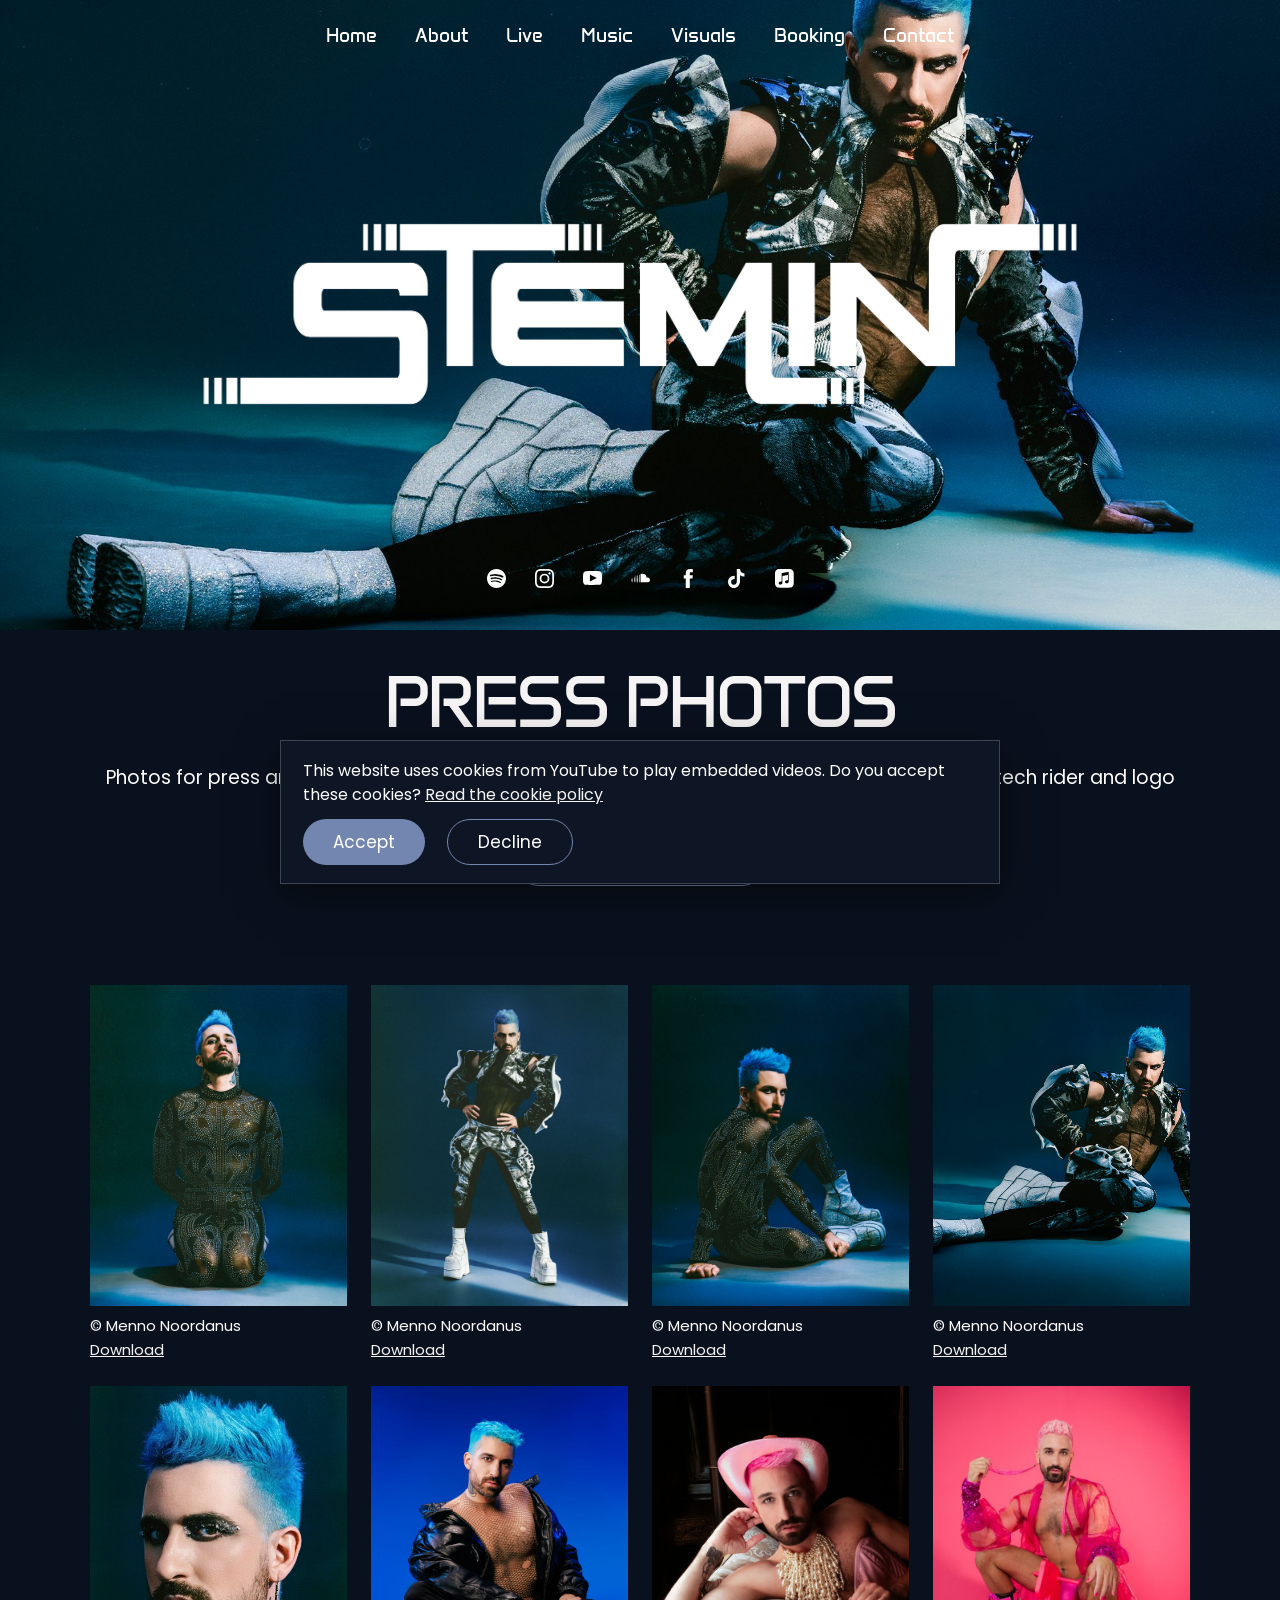
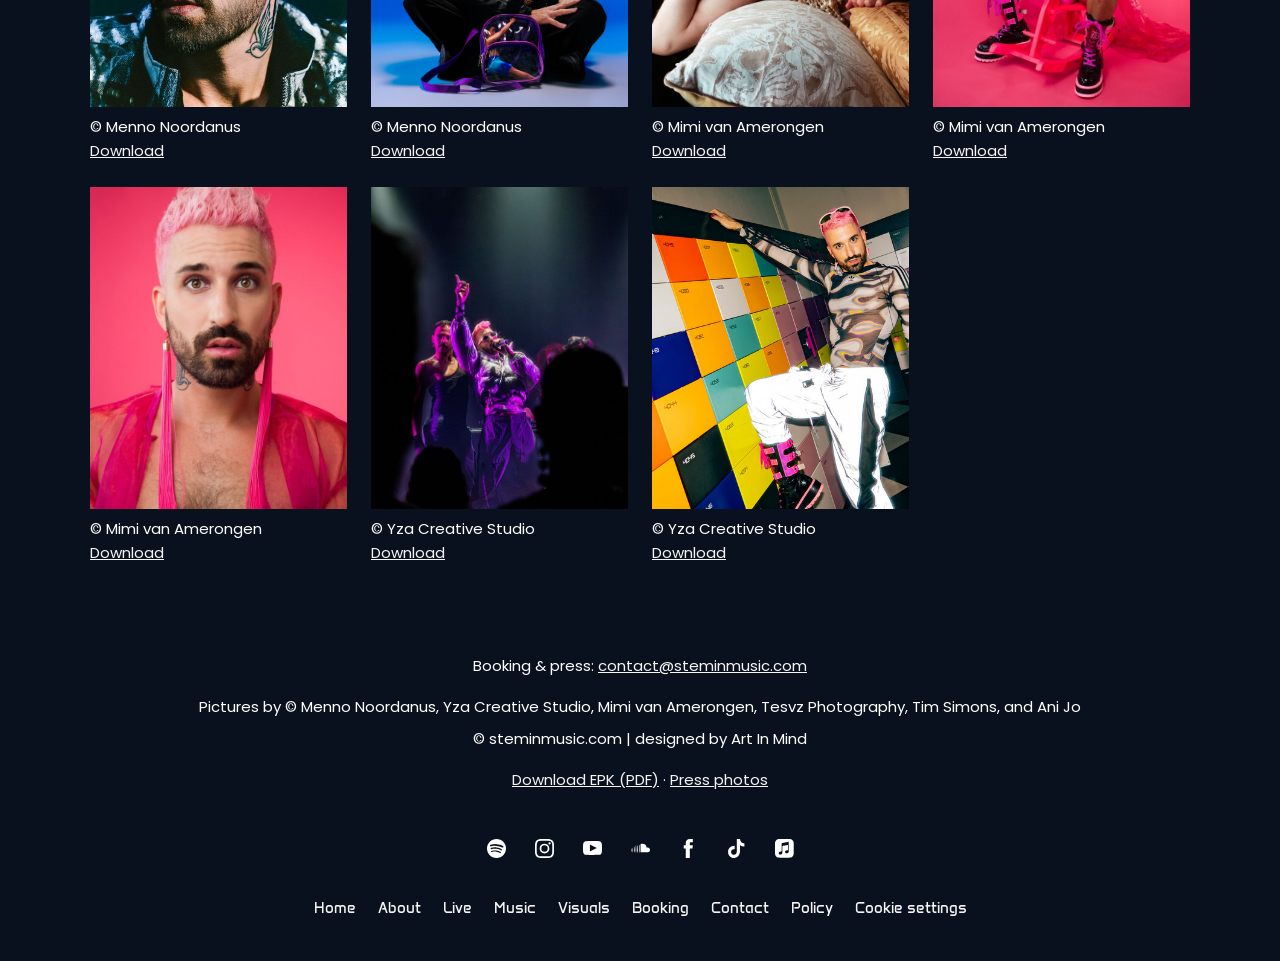
<file: press/index.html>
<!DOCTYPE html>
<html lang="en">
<head>
<meta charset="utf-8">
<meta name="viewport" content="width=device-width, initial-scale=1">
<title>Press photos | Stemin</title>
<meta name="description" content="High-resolution press photos of Stemin, queer pop artist from Amsterdam, for press and promoters.">

<link rel="canonical" href="https://steminmusic.com/press/">
<meta property="og:type" content="website">
<meta property="og:title" content="Press photos | Stemin">
<meta property="og:description" content="High-resolution press photos of Stemin, queer pop artist from Amsterdam, for press and promoters.">
<meta property="og:url" content="https://steminmusic.com/press/">
<meta property="og:image" content="https://steminmusic.com/img/og-image.jpg">
<meta property="og:image:width" content="1200">
<meta property="og:image:height" content="630">
<meta property="og:site_name" content="Stemin">
<meta property="og:locale" content="en_GB">
<meta name="twitter:card" content="summary_large_image">
<meta name="twitter:image" content="https://steminmusic.com/img/og-image.jpg">
<script type="application/ld+json">{"@context": "https://schema.org", "@type": "MusicGroup", "name": "Stemin", "url": "https://steminmusic.com/", "image": "https://steminmusic.com/img/og-image.jpg", "logo": "https://steminmusic.com/img/icon-512.png", "description": "Stemin is a queer pop artist from Amsterdam, known for fusing pop, soul and personal storytelling.", "genre": ["Pop", "Queer pop", "Soul"], "email": "contact@steminmusic.com", "foundingLocation": {"@type": "Place", "name": "Amsterdam, Netherlands"}, "sameAs": ["https://open.spotify.com/artist/1zyGoR9jHhPVAwW4OPeCIf?si=YAcBXMqQQqu5lbDR0uVkJg", "https://instagram.com/steminmusic", "https://www.youtube.com/channel/UCnm-_FGDX8ijLJgsgmDUvSA/featured", "https://soundcloud.com/steminmusic", "https://facebook.com/steminmusic", "https://www.tiktok.com/@steminmusic", "https://itunes.apple.com/artist/stemin/1516719726"]}</script>
<link rel="icon" href="../img/icon-32.png" type="image/png" sizes="32x32">
<link rel="icon" href="../img/icon-512.png" type="image/png" sizes="512x512">
<link rel="apple-touch-icon" href="../img/icon-180.png">
<meta name="theme-color" content="#0b1220">
<link rel="preload" href="../fonts/anta-latin-400-normal.woff2" as="font" type="font/woff2" crossorigin>
<link rel="stylesheet" href="../style.css">
</head>
<body class="page-press">
<header class="page-header">
<img class="header-bg" src="../img/260520-stemin-402-socialmedia.jpg" srcset="../img/260520-stemin-402-socialmedia-800.jpg 800w, ../img/260520-stemin-402-socialmedia.jpg 2000w" sizes="(max-width: 760px) 100vw, 1140px" alt="" fetchpriority="high">
<div class="nav-bar">
<button class="menu" aria-label="Menu" aria-expanded="false"><span></span><span></span><span></span></button>
<nav class="nav"><ul><li><a href="../">Home</a></li><li><a href="../about/">About</a></li><li><a href="../live/">Live</a></li><li><a href="../music/">Music</a></li><li><a href="../visuals/">Visuals</a></li><li><a href="../booking/">Booking</a></li><li class="has-sub"><a href="../contact/">Contact</a><ul><li><a href="../policy/">Policy</a></li></ul></li></ul></nav>
</div>
<div class="header-title"><div class="logo-wrap"><img class="logo" src="../img/stemin-white-long.png" alt="Stemin" width="900" height="300"></div></div>
<div class="socials"><a href="https://open.spotify.com/artist/1zyGoR9jHhPVAwW4OPeCIf?si=YAcBXMqQQqu5lbDR0uVkJg" target="_blank" rel="noopener" aria-label="Spotify"><svg class="icon" viewbox="0 0 18 18" xmlns="http://www.w3.org/2000/svg"><path d="M9 0c1.242 0 2.414.234 3.516.703a8.832 8.832 0 012.865 1.934 9.3 9.3 0 011.916 2.847A8.885 8.885 0 0118 9a8.797 8.797 0 01-.703 3.48 8.832 8.832 0 01-1.934 2.866 9.185 9.185 0 01-2.883 1.916A8.28 8.28 0 019 18a8.28 8.28 0 01-3.48-.738 9.185 9.185 0 01-2.883-1.916A8.832 8.832 0 01.703 12.48 8.797 8.797 0 010 9c0-1.242.234-2.414.703-3.516a9.146 9.146 0 011.934-2.847A9.036 9.036 0 015.52.703 8.633 8.633 0 019 0zm-.053 10.898c-1.465-.164-3.052-.046-4.763.352a.477.477 0 00-.334.229.518.518 0 00-.053.439c.023.14.1.252.228.334.104.066.218.09.344.073l.096-.02c1.57-.352 3.017-.457 4.342-.317 1.324.14 2.513.54 3.568 1.196.14.07.281.087.422.052a.592.592 0 00.351-.263.528.528 0 00.053-.405.472.472 0 00-.299-.334c-1.172-.726-2.49-1.171-3.955-1.336zm.211-2.9c-1.863-.223-3.615-.088-5.256.404a.576.576 0 00-.369.334.74.74 0 00-.073.411l.02.1a.49.49 0 00.3.403c.175.082.357.1.544.053 1.406-.445 2.947-.568 4.623-.369 1.676.2 3.123.662 4.342 1.389.14.117.305.152.492.105a.78.78 0 00.457-.316.689.689 0 00.07-.528c-.046-.187-.14-.316-.28-.386-1.383-.844-3.007-1.377-4.87-1.6zm.07-3.094a21.718 21.718 0 00-3.146-.017c-1.008.093-1.91.258-2.707.492a.81.81 0 00-.475.404.83.83 0 00-.052.65c.07.188.199.34.386.458a.74.74 0 00.633.07c.68-.211 1.477-.363 2.39-.457a16.95 16.95 0 012.778.017c.961.083 1.899.24 2.813.475a9.645 9.645 0 012.46.984c.212.118.434.153.669.106.234-.047.398-.152.492-.316a.85.85 0 00.088-.65.798.798 0 00-.405-.51 10.987 10.987 0 00-2.777-1.16 16.84 16.84 0 00-3.146-.546z"></path></svg></a><a href="https://instagram.com/steminmusic" target="_blank" rel="noopener" aria-label="Instagram"><svg class="icon" viewbox="0 0 18 18" xmlns="http://www.w3.org/2000/svg"><path d="M6.955 1.628l2.582-.006c1.916.001 2.227.012 3.1.052.877.04 1.354.187 1.67.31.421.163.72.358 1.036.673.27.27.452.529.6.862l.073.173c.113.29.246.715.298 1.46l.03.627c.012.29.02.553.025.917l.01 2.842c-.002 1.915-.013 2.226-.053 3.099-.037.804-.163 1.272-.279 1.588l-.031.083c-.163.42-.358.72-.673 1.035-.315.315-.615.51-1.035.673-.29.113-.715.246-1.46.298l-1.21.05c-.344.007-.761.011-1.428.013l-3.255-.005a37.01 37.01 0 01-1.592-.046c-.877-.04-1.354-.187-1.67-.31a2.788 2.788 0 01-1.036-.673 2.788 2.788 0 01-.673-1.035c-.113-.29-.246-.715-.298-1.46l-.05-1.21a71.292 71.292 0 01-.013-1.428l.005-3.255c.006-.692.02-1.022.046-1.592.04-.877.187-1.354.31-1.67.163-.421.358-.72.673-1.036.315-.315.615-.51 1.035-.673.29-.113.715-.246 1.46-.298l.627-.03c.355-.015.668-.023 1.176-.028zM6.97.006h4.06c.747.007 1.09.021 1.68.048.959.044 1.613.196 2.185.419.592.23 1.094.537 1.594 1.038.5.5.808 1.002 1.038 1.594.198.509.34 1.082.4 1.876l.035.68c.026.62.036 1.093.038 2.574l-.005 2.658c-.006.844-.02 1.192-.05 1.818-.043.958-.195 1.612-.418 2.184a4.412 4.412 0 01-1.038 1.594c-.5.5-1.002.809-1.594 1.039-.509.197-1.082.34-1.876.4l-.795.039c-.53.021-1.003.03-2.193.032l-2.924-.004a39.115 39.115 0 01-1.818-.05c-.958-.043-1.612-.195-2.184-.417a4.412 4.412 0 01-1.594-1.039c-.5-.5-.809-1.002-1.039-1.594-.197-.509-.34-1.082-.4-1.876l-.042-.876C.009 11.575 0 11.027 0 9.527L.006 6.97c.007-.747.021-1.09.048-1.68.044-.959.196-1.613.418-2.185A4.412 4.412 0 011.511 1.51c.5-.5 1.002-.808 1.594-1.038.509-.198 1.082-.34 1.876-.4L5.857.03C6.177.018 6.49.01 6.97.006zm2.048 4.387a4.625 4.625 0 100 9.25 4.625 4.625 0 000-9.25zm0 1.623a3.002 3.002 0 110 6.004 3.002 3.002 0 010-6.004zm4.768-2.909a1.071 1.071 0 100 2.143 1.071 1.071 0 000-2.143z" fill-rule="evenodd"></path></svg></a><a href="https://www.youtube.com/channel/UCnm-_FGDX8ijLJgsgmDUvSA/featured" target="_blank" rel="noopener" aria-label="Youtube"><svg class="icon" viewbox="0 0 18 14" xmlns="http://www.w3.org/2000/svg"><path d="M7.518.011l1.81-.01c.971.004 3.89.03 5.972.173l.355.05c.394.061.95.209 1.445.76.463.478.66 1.426.714 1.746l.017.108s.155 1.378.168 2.816L18 7.241c0 .654-.032 1.31-.068 1.84l-.1 1.172s-.17 1.274-.732 1.853c-.675.753-1.463.753-1.8.811l-.537.033c-2.11.12-4.778.138-5.547.14l-2.132-.03c-1.465-.029-3.372-.076-4.215-.143-.394-.116-1.294-.058-1.969-.81-.43-.444-.63-1.293-.7-1.668l-.031-.186S.014 8.875 0 7.437V5.654l.007-.39c.012-.45.035-.883.06-1.254l.1-1.172S.339 1.564.9.985C1.575.232 2.362.232 2.7.174l.75-.045C4.827.057 6.4.025 7.518.01zm-.973 3.262v6.545l6.546-3.273-6.546-3.272z"></path></svg></a><a href="https://soundcloud.com/steminmusic" target="_blank" rel="noopener" aria-label="Soundcloud"><svg class="icon" viewbox="0 0 18 9" xmlns="http://www.w3.org/2000/svg"><path d="M4.698 1.755c.09 0 .145.036.163.108l.007.062.17 4.132-.17 1.98c0 .114-.057.17-.17.17-.045 0-.127-.072-.157-.13l-.013-.04-.113-1.98.113-4.132c0-.114.057-.17.17-.17zm3.17-.68c.094 0 .189.08.217.17l.01.057.113 4.755-.114 1.924-.009.056c-.028.092-.123.17-.217.17-.17 0-.283-.113-.226-.226l-.114-1.924.114-4.755c0-.113.113-.227.226-.227zm-1.642.567c.095 0 .19.078.218.17l.009.056.17 4.189-.114 1.924-.008.056c-.03.092-.124.17-.218.17s-.189-.078-.25-.203L6 7.924 5.887 6 6 1.868c0-.113.113-.226.226-.226zM10.755 0a4.075 4.075 0 014.075 3.736c.283-.113.566-.17.906-.17 1.302 0 2.264.962 2.264 2.264a2.293 2.293 0 01-2.16 2.316l-.16.005H9.282c-.097 0-.194-.125-.22-.232l-.006-.051V.566c0-.146.041-.208.16-.258l.066-.025C9.736.113 10.245 0 10.755 0zM3.17 2.83c.09 0 .145.036.163.08l.007.033.17 3.114-.17 1.98-.043.042c-.042.04-.085.072-.127.072-.09 0-.145-.036-.163-.08L3 8.038l-.17-1.981L3 2.943c.057-.056.113-.113.17-.113zM1.698 3.906c.045 0 .09 0 .107.058l.006.055.17 2.038-.17 1.98a.122.122 0 01-.113.114c-.045 0-.09-.036-.107-.08l-.006-.033-.17-1.981.17-2.038c0-.057.057-.113.113-.113zm-1.472.396l.029.007a.05.05 0 01.02.017l.008.032.226 1.699-.226 1.641s0 .057-.057.057l-.028-.007a.05.05 0 01-.02-.017L.17 7.698 0 6.057l.17-1.699s0-.056.056-.056z"></path></svg></a><a href="https://facebook.com/steminmusic" target="_blank" rel="noopener" aria-label="Facebook"><svg class="icon" viewbox="0 0 9 18" xmlns="http://www.w3.org/2000/svg"><path d="M1.907 18V8.999H0V5.897h1.907V4.035C1.907 1.505 2.984 0 6.044 0h2.547v3.103H7c-1.191 0-1.27.433-1.27 1.242l-.005 1.552h2.885L8.27 9H5.724V18H1.907z" fill-rule="evenodd"></path></svg></a><a href="https://www.tiktok.com/@steminmusic" target="_blank" rel="noopener" aria-label="Tiktok"><svg class="icon" viewbox="0 0 16 18" xmlns="http://www.w3.org/2000/svg"><path d="M11.281 0c.298 2.554 1.73 4.077 4.219 4.24v2.872c-1.442.14-2.706-.33-4.175-1.215v5.373c0 6.826-7.473 8.96-10.477 4.066-1.93-3.148-.748-8.672 5.444-8.894v3.03a8.99 8.99 0 00-1.437.35c-1.377.465-2.158 1.335-1.94 2.868.417 2.938 5.828 3.808 5.378-1.933V.005h2.988V0z" fill-rule="evenodd"></path></svg></a><a href="https://itunes.apple.com/artist/stemin/1516719726" target="_blank" rel="noopener" aria-label="Apple Music"><svg class="icon" viewbox="0 0 73 73" xmlns="http://www.w3.org/2000/svg"><path class="st0" d="M72,19.94c0-0.72-0.01-1.45-0.03-2.17c-0.04-1.58-0.14-3.17-0.42-4.73c-0.28-1.58-0.75-3.06-1.48-4.5 c-0.72-1.41-1.66-2.71-2.78-3.83c-1.12-1.12-2.42-2.06-3.83-2.78c-1.44-0.73-2.91-1.2-4.49-1.48c-1.56-0.28-3.15-0.37-4.73-0.42 C53.51,0.02,52.78,0.01,52.06,0c-0.86,0-1.72,0-2.58,0H22.52c-0.86,0-1.72,0-2.58,0c-0.72,0-1.45,0.01-2.17,0.03 c-1.58,0.04-3.17,0.14-4.73,0.42C11.46,0.74,9.98,1.2,8.55,1.94C7.13,2.66,5.84,3.6,4.72,4.72S2.65,7.13,1.93,8.55 c-0.73,1.44-1.2,2.91-1.48,4.5c-0.28,1.56-0.37,3.15-0.42,4.73C0.02,18.5,0.01,19.22,0,19.94c0,0.86,0,1.72,0,2.58v26.95 c0,0.86,0,1.72,0,2.58c0,0.72,0.01,1.45,0.03,2.17c0.04,1.58,0.14,3.17,0.42,4.73c0.28,1.58,0.75,3.06,1.48,4.5 c0.72,1.41,1.66,2.71,2.78,3.83s2.42,2.06,3.83,2.78c1.44,0.73,2.91,1.2,4.49,1.48c1.56,0.28,3.15,0.37,4.73,0.42 c0.72,0.02,1.45,0.03,2.17,0.03c0.86,0.01,1.72,0,2.58,0h26.95c0.86,0,1.72,0,2.58,0c0.72,0,1.45-0.01,2.17-0.03 c1.58-0.04,3.17-0.14,4.73-0.42c1.58-0.28,3.06-0.75,4.49-1.48c1.41-0.72,2.71-1.66,3.83-2.78c1.12-1.12,2.06-2.41,2.78-3.83 c0.73-1.44,1.2-2.91,1.48-4.5c0.28-1.56,0.37-3.15,0.42-4.73c0.02-0.72,0.03-1.45,0.03-2.17c0.01-0.86,0-1.72,0-2.58V22.52 C72,21.66,72,20.8,72,19.94z M52.71,46.85c0,0.91-0.01,1.74-0.2,2.65c-0.19,0.89-0.53,1.72-1.05,2.47 c-0.52,0.75-1.19,1.36-1.97,1.82c-0.79,0.47-1.62,0.73-2.5,0.91c-1.66,0.33-2.79,0.41-3.86,0.2c-1.03-0.21-1.9-0.68-2.6-1.32 c-1.03-0.95-1.68-2.23-1.82-3.56c-0.16-1.57,0.36-3.24,1.53-4.48c0.59-0.62,1.34-1.11,2.34-1.5c1.04-0.4,2.19-0.65,3.96-1 c0.47-0.09,0.93-0.19,1.4-0.28c0.61-0.12,1.14-0.28,1.56-0.8c0.43-0.52,0.43-1.16,0.43-1.78V24.32c0-1.21-0.54-1.54-1.7-1.32 c-0.83,0.16-18.62,3.75-18.62,3.75c-1,0.24-1.36,0.57-1.36,1.82v23.23c0,0.91-0.05,1.74-0.24,2.65c-0.19,0.89-0.53,1.72-1.05,2.47 c-0.52,0.75-1.19,1.36-1.97,1.82c-0.79,0.47-1.62,0.74-2.5,0.92c-1.66,0.33-2.79,0.41-3.86,0.2c-1.03-0.21-1.9-0.69-2.6-1.33 c-1.03-0.95-1.63-2.23-1.78-3.56c-0.16-1.57,0.31-3.24,1.49-4.48c0.59-0.62,1.34-1.11,2.34-1.5c1.04-0.4,2.19-0.65,3.96-1 c0.47-0.09,0.93-0.19,1.4-0.28c0.61-0.12,1.14-0.28,1.56-0.8c0.42-0.52,0.47-1.13,0.47-1.75c0-4.92,0-26.78,0-26.78 c0-0.36,0.03-0.6,0.05-0.72c0.09-0.56,0.31-1.05,0.72-1.39c0.34-0.28,0.78-0.48,1.33-0.6l0.01,0L49,11.33 c0.19-0.04,1.73-0.31,1.91-0.33c1.16-0.1,1.81,0.66,1.81,1.89L52.71,46.85L52.71,46.85z"></path></svg></a></div>
</header>
<main id="main">
<section class="sec"><div class="wrap"><h1 class="feature-title center">PRESS PHOTOS</h1>
<p class="center">Photos for press and promoters. Please credit the photographer. High-resolution files, the EPK, tech rider and logo are in the press kit.</p>
<p class="center"><a class="button outline" href="https://drive.google.com/drive/folders/1zsEVpOitnk68miHf9jiluDAHunNUzL-t?usp=sharing" target="_blank" rel="noopener">Open the full press kit</a></p></div></section>
<section class="sec"><div class="wrap"><div class="press-grid"><figure class="press-photo"><a href="../press/press-01.jpg" class="lb"><img src="../press/press-01-800.jpg" alt="Stemin, photo by Menno Noordanus" loading="lazy"></a>
<figcaption>© Menno Noordanus<br><a href="../press/press-01.jpg" download="Stemin-press-01-MennoNoordanus.jpg">Download</a></figcaption></figure><figure class="press-photo"><a href="../press/press-02.jpg" class="lb"><img src="../press/press-02-800.jpg" alt="Stemin, photo by Menno Noordanus" loading="lazy"></a>
<figcaption>© Menno Noordanus<br><a href="../press/press-02.jpg" download="Stemin-press-02-MennoNoordanus.jpg">Download</a></figcaption></figure><figure class="press-photo"><a href="../press/press-03.jpg" class="lb"><img src="../press/press-03-800.jpg" alt="Stemin, photo by Menno Noordanus" loading="lazy"></a>
<figcaption>© Menno Noordanus<br><a href="../press/press-03.jpg" download="Stemin-press-03-MennoNoordanus.jpg">Download</a></figcaption></figure><figure class="press-photo"><a href="../press/press-04.jpg" class="lb"><img src="../press/press-04-800.jpg" alt="Stemin, photo by Menno Noordanus" loading="lazy"></a>
<figcaption>© Menno Noordanus<br><a href="../press/press-04.jpg" download="Stemin-press-04-MennoNoordanus.jpg">Download</a></figcaption></figure><figure class="press-photo"><a href="../press/press-05.jpg" class="lb"><img src="../press/press-05-800.jpg" alt="Stemin, photo by Menno Noordanus" loading="lazy"></a>
<figcaption>© Menno Noordanus<br><a href="../press/press-05.jpg" download="Stemin-press-05-MennoNoordanus.jpg">Download</a></figcaption></figure><figure class="press-photo"><a href="../press/press-11.jpg" class="lb"><img src="../press/press-11-800.jpg" alt="Stemin, photo by Menno Noordanus" loading="lazy"></a>
<figcaption>© Menno Noordanus<br><a href="../press/press-11.jpg" download="Stemin-press-11-MennoNoordanus.jpg">Download</a></figcaption></figure><figure class="press-photo"><a href="../press/press-06.jpg" class="lb"><img src="../press/press-06-800.jpg" alt="Stemin, photo by Mimi van Amerongen" loading="lazy"></a>
<figcaption>© Mimi van Amerongen<br><a href="../press/press-06.jpg" download="Stemin-press-06-MimivanAmerongen.jpg">Download</a></figcaption></figure><figure class="press-photo"><a href="../press/press-07.jpg" class="lb"><img src="../press/press-07-800.jpg" alt="Stemin, photo by Mimi van Amerongen" loading="lazy"></a>
<figcaption>© Mimi van Amerongen<br><a href="../press/press-07.jpg" download="Stemin-press-07-MimivanAmerongen.jpg">Download</a></figcaption></figure><figure class="press-photo"><a href="../press/press-08.jpg" class="lb"><img src="../press/press-08-800.jpg" alt="Stemin, photo by Mimi van Amerongen" loading="lazy"></a>
<figcaption>© Mimi van Amerongen<br><a href="../press/press-08.jpg" download="Stemin-press-08-MimivanAmerongen.jpg">Download</a></figcaption></figure><figure class="press-photo"><a href="../press/press-09.jpg" class="lb"><img src="../press/press-09-800.jpg" alt="Stemin, photo by Yza Creative Studio" loading="lazy"></a>
<figcaption>© Yza Creative Studio<br><a href="../press/press-09.jpg" download="Stemin-press-09-YzaCreativeStudio.jpg">Download</a></figcaption></figure><figure class="press-photo"><a href="../press/press-10.jpg" class="lb"><img src="../press/press-10-800.jpg" alt="Stemin, photo by Yza Creative Studio" loading="lazy"></a>
<figcaption>© Yza Creative Studio<br><a href="../press/press-10.jpg" download="Stemin-press-10-YzaCreativeStudio.jpg">Download</a></figcaption></figure></div></div></section>
</main>
<footer class="page-footer">
<div class="wrap">
<p class="center">Booking &amp; press: <a href="mailto:contact@steminmusic.com">contact@steminmusic.com</a></p>
<p class="center">Pictures by © Menno Noordanus, Yza Creative Studio, Mimi van Amerongen, Tesvz Photography, Tim Simons, and Ani Jo</p>
<p class="center">© steminmusic.com | designed by Art In Mind</p>
<p class="center"><a href="https://drive.google.com/drive/folders/1B-3PsPf7jAhnRnCJGpX_uzkBK9g3aQ9h?usp=sharing" target="_blank" rel="noopener">Download EPK (PDF)</a> · <a href="../press/">Press photos</a></p>
<div class="socials"><a href="https://open.spotify.com/artist/1zyGoR9jHhPVAwW4OPeCIf?si=YAcBXMqQQqu5lbDR0uVkJg" target="_blank" rel="noopener" aria-label="Spotify"><svg class="icon" viewbox="0 0 18 18" xmlns="http://www.w3.org/2000/svg"><path d="M9 0c1.242 0 2.414.234 3.516.703a8.832 8.832 0 012.865 1.934 9.3 9.3 0 011.916 2.847A8.885 8.885 0 0118 9a8.797 8.797 0 01-.703 3.48 8.832 8.832 0 01-1.934 2.866 9.185 9.185 0 01-2.883 1.916A8.28 8.28 0 019 18a8.28 8.28 0 01-3.48-.738 9.185 9.185 0 01-2.883-1.916A8.832 8.832 0 01.703 12.48 8.797 8.797 0 010 9c0-1.242.234-2.414.703-3.516a9.146 9.146 0 011.934-2.847A9.036 9.036 0 015.52.703 8.633 8.633 0 019 0zm-.053 10.898c-1.465-.164-3.052-.046-4.763.352a.477.477 0 00-.334.229.518.518 0 00-.053.439c.023.14.1.252.228.334.104.066.218.09.344.073l.096-.02c1.57-.352 3.017-.457 4.342-.317 1.324.14 2.513.54 3.568 1.196.14.07.281.087.422.052a.592.592 0 00.351-.263.528.528 0 00.053-.405.472.472 0 00-.299-.334c-1.172-.726-2.49-1.171-3.955-1.336zm.211-2.9c-1.863-.223-3.615-.088-5.256.404a.576.576 0 00-.369.334.74.74 0 00-.073.411l.02.1a.49.49 0 00.3.403c.175.082.357.1.544.053 1.406-.445 2.947-.568 4.623-.369 1.676.2 3.123.662 4.342 1.389.14.117.305.152.492.105a.78.78 0 00.457-.316.689.689 0 00.07-.528c-.046-.187-.14-.316-.28-.386-1.383-.844-3.007-1.377-4.87-1.6zm.07-3.094a21.718 21.718 0 00-3.146-.017c-1.008.093-1.91.258-2.707.492a.81.81 0 00-.475.404.83.83 0 00-.052.65c.07.188.199.34.386.458a.74.74 0 00.633.07c.68-.211 1.477-.363 2.39-.457a16.95 16.95 0 012.778.017c.961.083 1.899.24 2.813.475a9.645 9.645 0 012.46.984c.212.118.434.153.669.106.234-.047.398-.152.492-.316a.85.85 0 00.088-.65.798.798 0 00-.405-.51 10.987 10.987 0 00-2.777-1.16 16.84 16.84 0 00-3.146-.546z"></path></svg></a><a href="https://instagram.com/steminmusic" target="_blank" rel="noopener" aria-label="Instagram"><svg class="icon" viewbox="0 0 18 18" xmlns="http://www.w3.org/2000/svg"><path d="M6.955 1.628l2.582-.006c1.916.001 2.227.012 3.1.052.877.04 1.354.187 1.67.31.421.163.72.358 1.036.673.27.27.452.529.6.862l.073.173c.113.29.246.715.298 1.46l.03.627c.012.29.02.553.025.917l.01 2.842c-.002 1.915-.013 2.226-.053 3.099-.037.804-.163 1.272-.279 1.588l-.031.083c-.163.42-.358.72-.673 1.035-.315.315-.615.51-1.035.673-.29.113-.715.246-1.46.298l-1.21.05c-.344.007-.761.011-1.428.013l-3.255-.005a37.01 37.01 0 01-1.592-.046c-.877-.04-1.354-.187-1.67-.31a2.788 2.788 0 01-1.036-.673 2.788 2.788 0 01-.673-1.035c-.113-.29-.246-.715-.298-1.46l-.05-1.21a71.292 71.292 0 01-.013-1.428l.005-3.255c.006-.692.02-1.022.046-1.592.04-.877.187-1.354.31-1.67.163-.421.358-.72.673-1.036.315-.315.615-.51 1.035-.673.29-.113.715-.246 1.46-.298l.627-.03c.355-.015.668-.023 1.176-.028zM6.97.006h4.06c.747.007 1.09.021 1.68.048.959.044 1.613.196 2.185.419.592.23 1.094.537 1.594 1.038.5.5.808 1.002 1.038 1.594.198.509.34 1.082.4 1.876l.035.68c.026.62.036 1.093.038 2.574l-.005 2.658c-.006.844-.02 1.192-.05 1.818-.043.958-.195 1.612-.418 2.184a4.412 4.412 0 01-1.038 1.594c-.5.5-1.002.809-1.594 1.039-.509.197-1.082.34-1.876.4l-.795.039c-.53.021-1.003.03-2.193.032l-2.924-.004a39.115 39.115 0 01-1.818-.05c-.958-.043-1.612-.195-2.184-.417a4.412 4.412 0 01-1.594-1.039c-.5-.5-.809-1.002-1.039-1.594-.197-.509-.34-1.082-.4-1.876l-.042-.876C.009 11.575 0 11.027 0 9.527L.006 6.97c.007-.747.021-1.09.048-1.68.044-.959.196-1.613.418-2.185A4.412 4.412 0 011.511 1.51c.5-.5 1.002-.808 1.594-1.038.509-.198 1.082-.34 1.876-.4L5.857.03C6.177.018 6.49.01 6.97.006zm2.048 4.387a4.625 4.625 0 100 9.25 4.625 4.625 0 000-9.25zm0 1.623a3.002 3.002 0 110 6.004 3.002 3.002 0 010-6.004zm4.768-2.909a1.071 1.071 0 100 2.143 1.071 1.071 0 000-2.143z" fill-rule="evenodd"></path></svg></a><a href="https://www.youtube.com/channel/UCnm-_FGDX8ijLJgsgmDUvSA/featured" target="_blank" rel="noopener" aria-label="Youtube"><svg class="icon" viewbox="0 0 18 14" xmlns="http://www.w3.org/2000/svg"><path d="M7.518.011l1.81-.01c.971.004 3.89.03 5.972.173l.355.05c.394.061.95.209 1.445.76.463.478.66 1.426.714 1.746l.017.108s.155 1.378.168 2.816L18 7.241c0 .654-.032 1.31-.068 1.84l-.1 1.172s-.17 1.274-.732 1.853c-.675.753-1.463.753-1.8.811l-.537.033c-2.11.12-4.778.138-5.547.14l-2.132-.03c-1.465-.029-3.372-.076-4.215-.143-.394-.116-1.294-.058-1.969-.81-.43-.444-.63-1.293-.7-1.668l-.031-.186S.014 8.875 0 7.437V5.654l.007-.39c.012-.45.035-.883.06-1.254l.1-1.172S.339 1.564.9.985C1.575.232 2.362.232 2.7.174l.75-.045C4.827.057 6.4.025 7.518.01zm-.973 3.262v6.545l6.546-3.273-6.546-3.272z"></path></svg></a><a href="https://soundcloud.com/steminmusic" target="_blank" rel="noopener" aria-label="Soundcloud"><svg class="icon" viewbox="0 0 18 9" xmlns="http://www.w3.org/2000/svg"><path d="M4.698 1.755c.09 0 .145.036.163.108l.007.062.17 4.132-.17 1.98c0 .114-.057.17-.17.17-.045 0-.127-.072-.157-.13l-.013-.04-.113-1.98.113-4.132c0-.114.057-.17.17-.17zm3.17-.68c.094 0 .189.08.217.17l.01.057.113 4.755-.114 1.924-.009.056c-.028.092-.123.17-.217.17-.17 0-.283-.113-.226-.226l-.114-1.924.114-4.755c0-.113.113-.227.226-.227zm-1.642.567c.095 0 .19.078.218.17l.009.056.17 4.189-.114 1.924-.008.056c-.03.092-.124.17-.218.17s-.189-.078-.25-.203L6 7.924 5.887 6 6 1.868c0-.113.113-.226.226-.226zM10.755 0a4.075 4.075 0 014.075 3.736c.283-.113.566-.17.906-.17 1.302 0 2.264.962 2.264 2.264a2.293 2.293 0 01-2.16 2.316l-.16.005H9.282c-.097 0-.194-.125-.22-.232l-.006-.051V.566c0-.146.041-.208.16-.258l.066-.025C9.736.113 10.245 0 10.755 0zM3.17 2.83c.09 0 .145.036.163.08l.007.033.17 3.114-.17 1.98-.043.042c-.042.04-.085.072-.127.072-.09 0-.145-.036-.163-.08L3 8.038l-.17-1.981L3 2.943c.057-.056.113-.113.17-.113zM1.698 3.906c.045 0 .09 0 .107.058l.006.055.17 2.038-.17 1.98a.122.122 0 01-.113.114c-.045 0-.09-.036-.107-.08l-.006-.033-.17-1.981.17-2.038c0-.057.057-.113.113-.113zm-1.472.396l.029.007a.05.05 0 01.02.017l.008.032.226 1.699-.226 1.641s0 .057-.057.057l-.028-.007a.05.05 0 01-.02-.017L.17 7.698 0 6.057l.17-1.699s0-.056.056-.056z"></path></svg></a><a href="https://facebook.com/steminmusic" target="_blank" rel="noopener" aria-label="Facebook"><svg class="icon" viewbox="0 0 9 18" xmlns="http://www.w3.org/2000/svg"><path d="M1.907 18V8.999H0V5.897h1.907V4.035C1.907 1.505 2.984 0 6.044 0h2.547v3.103H7c-1.191 0-1.27.433-1.27 1.242l-.005 1.552h2.885L8.27 9H5.724V18H1.907z" fill-rule="evenodd"></path></svg></a><a href="https://www.tiktok.com/@steminmusic" target="_blank" rel="noopener" aria-label="Tiktok"><svg class="icon" viewbox="0 0 16 18" xmlns="http://www.w3.org/2000/svg"><path d="M11.281 0c.298 2.554 1.73 4.077 4.219 4.24v2.872c-1.442.14-2.706-.33-4.175-1.215v5.373c0 6.826-7.473 8.96-10.477 4.066-1.93-3.148-.748-8.672 5.444-8.894v3.03a8.99 8.99 0 00-1.437.35c-1.377.465-2.158 1.335-1.94 2.868.417 2.938 5.828 3.808 5.378-1.933V.005h2.988V0z" fill-rule="evenodd"></path></svg></a><a href="https://itunes.apple.com/artist/stemin/1516719726" target="_blank" rel="noopener" aria-label="Apple Music"><svg class="icon" viewbox="0 0 73 73" xmlns="http://www.w3.org/2000/svg"><path class="st0" d="M72,19.94c0-0.72-0.01-1.45-0.03-2.17c-0.04-1.58-0.14-3.17-0.42-4.73c-0.28-1.58-0.75-3.06-1.48-4.5 c-0.72-1.41-1.66-2.71-2.78-3.83c-1.12-1.12-2.42-2.06-3.83-2.78c-1.44-0.73-2.91-1.2-4.49-1.48c-1.56-0.28-3.15-0.37-4.73-0.42 C53.51,0.02,52.78,0.01,52.06,0c-0.86,0-1.72,0-2.58,0H22.52c-0.86,0-1.72,0-2.58,0c-0.72,0-1.45,0.01-2.17,0.03 c-1.58,0.04-3.17,0.14-4.73,0.42C11.46,0.74,9.98,1.2,8.55,1.94C7.13,2.66,5.84,3.6,4.72,4.72S2.65,7.13,1.93,8.55 c-0.73,1.44-1.2,2.91-1.48,4.5c-0.28,1.56-0.37,3.15-0.42,4.73C0.02,18.5,0.01,19.22,0,19.94c0,0.86,0,1.72,0,2.58v26.95 c0,0.86,0,1.72,0,2.58c0,0.72,0.01,1.45,0.03,2.17c0.04,1.58,0.14,3.17,0.42,4.73c0.28,1.58,0.75,3.06,1.48,4.5 c0.72,1.41,1.66,2.71,2.78,3.83s2.42,2.06,3.83,2.78c1.44,0.73,2.91,1.2,4.49,1.48c1.56,0.28,3.15,0.37,4.73,0.42 c0.72,0.02,1.45,0.03,2.17,0.03c0.86,0.01,1.72,0,2.58,0h26.95c0.86,0,1.72,0,2.58,0c0.72,0,1.45-0.01,2.17-0.03 c1.58-0.04,3.17-0.14,4.73-0.42c1.58-0.28,3.06-0.75,4.49-1.48c1.41-0.72,2.71-1.66,3.83-2.78c1.12-1.12,2.06-2.41,2.78-3.83 c0.73-1.44,1.2-2.91,1.48-4.5c0.28-1.56,0.37-3.15,0.42-4.73c0.02-0.72,0.03-1.45,0.03-2.17c0.01-0.86,0-1.72,0-2.58V22.52 C72,21.66,72,20.8,72,19.94z M52.71,46.85c0,0.91-0.01,1.74-0.2,2.65c-0.19,0.89-0.53,1.72-1.05,2.47 c-0.52,0.75-1.19,1.36-1.97,1.82c-0.79,0.47-1.62,0.73-2.5,0.91c-1.66,0.33-2.79,0.41-3.86,0.2c-1.03-0.21-1.9-0.68-2.6-1.32 c-1.03-0.95-1.68-2.23-1.82-3.56c-0.16-1.57,0.36-3.24,1.53-4.48c0.59-0.62,1.34-1.11,2.34-1.5c1.04-0.4,2.19-0.65,3.96-1 c0.47-0.09,0.93-0.19,1.4-0.28c0.61-0.12,1.14-0.28,1.56-0.8c0.43-0.52,0.43-1.16,0.43-1.78V24.32c0-1.21-0.54-1.54-1.7-1.32 c-0.83,0.16-18.62,3.75-18.62,3.75c-1,0.24-1.36,0.57-1.36,1.82v23.23c0,0.91-0.05,1.74-0.24,2.65c-0.19,0.89-0.53,1.72-1.05,2.47 c-0.52,0.75-1.19,1.36-1.97,1.82c-0.79,0.47-1.62,0.74-2.5,0.92c-1.66,0.33-2.79,0.41-3.86,0.2c-1.03-0.21-1.9-0.69-2.6-1.33 c-1.03-0.95-1.63-2.23-1.78-3.56c-0.16-1.57,0.31-3.24,1.49-4.48c0.59-0.62,1.34-1.11,2.34-1.5c1.04-0.4,2.19-0.65,3.96-1 c0.47-0.09,0.93-0.19,1.4-0.28c0.61-0.12,1.14-0.28,1.56-0.8c0.42-0.52,0.47-1.13,0.47-1.75c0-4.92,0-26.78,0-26.78 c0-0.36,0.03-0.6,0.05-0.72c0.09-0.56,0.31-1.05,0.72-1.39c0.34-0.28,0.78-0.48,1.33-0.6l0.01,0L49,11.33 c0.19-0.04,1.73-0.31,1.91-0.33c1.16-0.1,1.81,0.66,1.81,1.89L52.71,46.85L52.71,46.85z"></path></svg></a></div>
<nav class="footer-nav"><a href="../">Home</a><a href="../about/">About</a><a href="../live/">Live</a><a href="../music/">Music</a><a href="../visuals/">Visuals</a><a href="../booking/">Booking</a><a href="../contact/">Contact</a><a href="../policy/">Policy</a><a href="#" data-consent-open>Cookie settings</a></nav>
</div>
</footer>
<div class="cookie-banner" role="dialog" aria-label="Cookie consent" hidden>
<p>This website uses cookies from YouTube to play embedded videos. Do you accept these cookies? <a href="../policy/">Read the cookie policy</a></p>
<div class="cookie-actions"><button class="button" data-consent-accept>Accept</button><button class="button outline" data-consent-decline>Decline</button></div>
</div>
<div class="lightbox" hidden><button aria-label="Close">×</button><img alt=""></div>
<script src="../main.js" defer></script>
</body>
</html>
</file>
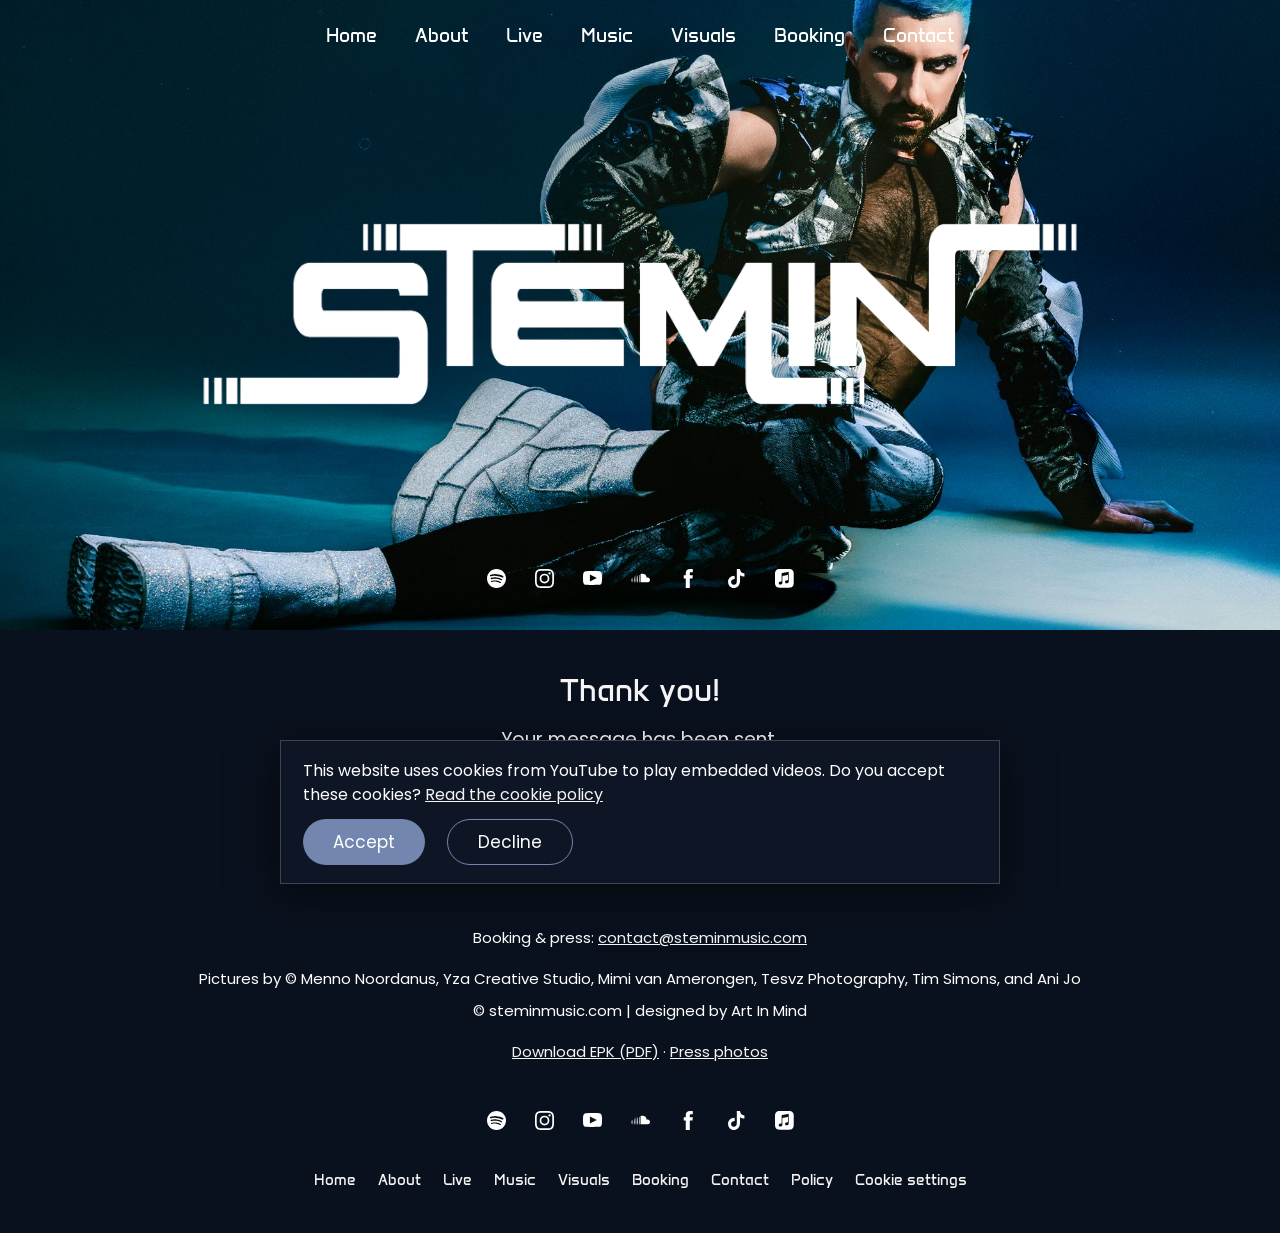
<file: thanks/index.html>
<!DOCTYPE html>
<html lang="en">
<head>
<meta charset="utf-8">
<meta name="viewport" content="width=device-width, initial-scale=1">
<title>Thank you | Stemin</title>
<meta name="description" content="Thanks for getting in touch.">
<meta name="robots" content="noindex">
<link rel="canonical" href="https://steminmusic.com/thanks/">
<meta property="og:type" content="website">
<meta property="og:title" content="Thank you | Stemin">
<meta property="og:description" content="Thanks for getting in touch.">
<meta property="og:url" content="https://steminmusic.com/thanks/">
<meta property="og:image" content="https://steminmusic.com/img/og-image.jpg">
<meta property="og:image:width" content="1200">
<meta property="og:image:height" content="630">
<meta property="og:site_name" content="Stemin">
<meta property="og:locale" content="en_GB">
<meta name="twitter:card" content="summary_large_image">
<meta name="twitter:image" content="https://steminmusic.com/img/og-image.jpg">
<script type="application/ld+json">{"@context": "https://schema.org", "@type": "MusicGroup", "name": "Stemin", "url": "https://steminmusic.com/", "image": "https://steminmusic.com/img/og-image.jpg", "logo": "https://steminmusic.com/img/icon-512.png", "description": "Stemin is a queer pop artist from Amsterdam, known for fusing pop, soul and personal storytelling.", "genre": ["Pop", "Queer pop", "Soul"], "email": "contact@steminmusic.com", "foundingLocation": {"@type": "Place", "name": "Amsterdam, Netherlands"}, "sameAs": ["https://open.spotify.com/artist/1zyGoR9jHhPVAwW4OPeCIf?si=YAcBXMqQQqu5lbDR0uVkJg", "https://instagram.com/steminmusic", "https://www.youtube.com/channel/UCnm-_FGDX8ijLJgsgmDUvSA/featured", "https://soundcloud.com/steminmusic", "https://facebook.com/steminmusic", "https://www.tiktok.com/@steminmusic", "https://itunes.apple.com/artist/stemin/1516719726"]}</script>
<link rel="icon" href="../img/icon-32.png" type="image/png" sizes="32x32">
<link rel="icon" href="../img/icon-512.png" type="image/png" sizes="512x512">
<link rel="apple-touch-icon" href="../img/icon-180.png">
<meta name="theme-color" content="#0b1220">
<link rel="preload" href="../fonts/anta-latin-400-normal.woff2" as="font" type="font/woff2" crossorigin>
<link rel="stylesheet" href="../style.css">
</head>
<body class="page-thanks">
<header class="page-header">
<img class="header-bg" src="../img/260520-stemin-402-socialmedia.jpg" srcset="../img/260520-stemin-402-socialmedia-800.jpg 800w, ../img/260520-stemin-402-socialmedia.jpg 2000w" sizes="(max-width: 760px) 100vw, 1140px" alt="" fetchpriority="high">
<div class="nav-bar">
<button class="menu" aria-label="Menu" aria-expanded="false"><span></span><span></span><span></span></button>
<nav class="nav"><ul><li><a href="../">Home</a></li><li><a href="../about/">About</a></li><li><a href="../live/">Live</a></li><li><a href="../music/">Music</a></li><li><a href="../visuals/">Visuals</a></li><li><a href="../booking/">Booking</a></li><li class="has-sub"><a href="../contact/">Contact</a><ul><li><a href="../policy/">Policy</a></li></ul></li></ul></nav>
</div>
<div class="header-title"><div class="logo-wrap"><img class="logo" src="../img/stemin-white-long.png" alt="Stemin" width="900" height="300"></div></div>
<div class="socials"><a href="https://open.spotify.com/artist/1zyGoR9jHhPVAwW4OPeCIf?si=YAcBXMqQQqu5lbDR0uVkJg" target="_blank" rel="noopener" aria-label="Spotify"><svg class="icon" viewbox="0 0 18 18" xmlns="http://www.w3.org/2000/svg"><path d="M9 0c1.242 0 2.414.234 3.516.703a8.832 8.832 0 012.865 1.934 9.3 9.3 0 011.916 2.847A8.885 8.885 0 0118 9a8.797 8.797 0 01-.703 3.48 8.832 8.832 0 01-1.934 2.866 9.185 9.185 0 01-2.883 1.916A8.28 8.28 0 019 18a8.28 8.28 0 01-3.48-.738 9.185 9.185 0 01-2.883-1.916A8.832 8.832 0 01.703 12.48 8.797 8.797 0 010 9c0-1.242.234-2.414.703-3.516a9.146 9.146 0 011.934-2.847A9.036 9.036 0 015.52.703 8.633 8.633 0 019 0zm-.053 10.898c-1.465-.164-3.052-.046-4.763.352a.477.477 0 00-.334.229.518.518 0 00-.053.439c.023.14.1.252.228.334.104.066.218.09.344.073l.096-.02c1.57-.352 3.017-.457 4.342-.317 1.324.14 2.513.54 3.568 1.196.14.07.281.087.422.052a.592.592 0 00.351-.263.528.528 0 00.053-.405.472.472 0 00-.299-.334c-1.172-.726-2.49-1.171-3.955-1.336zm.211-2.9c-1.863-.223-3.615-.088-5.256.404a.576.576 0 00-.369.334.74.74 0 00-.073.411l.02.1a.49.49 0 00.3.403c.175.082.357.1.544.053 1.406-.445 2.947-.568 4.623-.369 1.676.2 3.123.662 4.342 1.389.14.117.305.152.492.105a.78.78 0 00.457-.316.689.689 0 00.07-.528c-.046-.187-.14-.316-.28-.386-1.383-.844-3.007-1.377-4.87-1.6zm.07-3.094a21.718 21.718 0 00-3.146-.017c-1.008.093-1.91.258-2.707.492a.81.81 0 00-.475.404.83.83 0 00-.052.65c.07.188.199.34.386.458a.74.74 0 00.633.07c.68-.211 1.477-.363 2.39-.457a16.95 16.95 0 012.778.017c.961.083 1.899.24 2.813.475a9.645 9.645 0 012.46.984c.212.118.434.153.669.106.234-.047.398-.152.492-.316a.85.85 0 00.088-.65.798.798 0 00-.405-.51 10.987 10.987 0 00-2.777-1.16 16.84 16.84 0 00-3.146-.546z"></path></svg></a><a href="https://instagram.com/steminmusic" target="_blank" rel="noopener" aria-label="Instagram"><svg class="icon" viewbox="0 0 18 18" xmlns="http://www.w3.org/2000/svg"><path d="M6.955 1.628l2.582-.006c1.916.001 2.227.012 3.1.052.877.04 1.354.187 1.67.31.421.163.72.358 1.036.673.27.27.452.529.6.862l.073.173c.113.29.246.715.298 1.46l.03.627c.012.29.02.553.025.917l.01 2.842c-.002 1.915-.013 2.226-.053 3.099-.037.804-.163 1.272-.279 1.588l-.031.083c-.163.42-.358.72-.673 1.035-.315.315-.615.51-1.035.673-.29.113-.715.246-1.46.298l-1.21.05c-.344.007-.761.011-1.428.013l-3.255-.005a37.01 37.01 0 01-1.592-.046c-.877-.04-1.354-.187-1.67-.31a2.788 2.788 0 01-1.036-.673 2.788 2.788 0 01-.673-1.035c-.113-.29-.246-.715-.298-1.46l-.05-1.21a71.292 71.292 0 01-.013-1.428l.005-3.255c.006-.692.02-1.022.046-1.592.04-.877.187-1.354.31-1.67.163-.421.358-.72.673-1.036.315-.315.615-.51 1.035-.673.29-.113.715-.246 1.46-.298l.627-.03c.355-.015.668-.023 1.176-.028zM6.97.006h4.06c.747.007 1.09.021 1.68.048.959.044 1.613.196 2.185.419.592.23 1.094.537 1.594 1.038.5.5.808 1.002 1.038 1.594.198.509.34 1.082.4 1.876l.035.68c.026.62.036 1.093.038 2.574l-.005 2.658c-.006.844-.02 1.192-.05 1.818-.043.958-.195 1.612-.418 2.184a4.412 4.412 0 01-1.038 1.594c-.5.5-1.002.809-1.594 1.039-.509.197-1.082.34-1.876.4l-.795.039c-.53.021-1.003.03-2.193.032l-2.924-.004a39.115 39.115 0 01-1.818-.05c-.958-.043-1.612-.195-2.184-.417a4.412 4.412 0 01-1.594-1.039c-.5-.5-.809-1.002-1.039-1.594-.197-.509-.34-1.082-.4-1.876l-.042-.876C.009 11.575 0 11.027 0 9.527L.006 6.97c.007-.747.021-1.09.048-1.68.044-.959.196-1.613.418-2.185A4.412 4.412 0 011.511 1.51c.5-.5 1.002-.808 1.594-1.038.509-.198 1.082-.34 1.876-.4L5.857.03C6.177.018 6.49.01 6.97.006zm2.048 4.387a4.625 4.625 0 100 9.25 4.625 4.625 0 000-9.25zm0 1.623a3.002 3.002 0 110 6.004 3.002 3.002 0 010-6.004zm4.768-2.909a1.071 1.071 0 100 2.143 1.071 1.071 0 000-2.143z" fill-rule="evenodd"></path></svg></a><a href="https://www.youtube.com/channel/UCnm-_FGDX8ijLJgsgmDUvSA/featured" target="_blank" rel="noopener" aria-label="Youtube"><svg class="icon" viewbox="0 0 18 14" xmlns="http://www.w3.org/2000/svg"><path d="M7.518.011l1.81-.01c.971.004 3.89.03 5.972.173l.355.05c.394.061.95.209 1.445.76.463.478.66 1.426.714 1.746l.017.108s.155 1.378.168 2.816L18 7.241c0 .654-.032 1.31-.068 1.84l-.1 1.172s-.17 1.274-.732 1.853c-.675.753-1.463.753-1.8.811l-.537.033c-2.11.12-4.778.138-5.547.14l-2.132-.03c-1.465-.029-3.372-.076-4.215-.143-.394-.116-1.294-.058-1.969-.81-.43-.444-.63-1.293-.7-1.668l-.031-.186S.014 8.875 0 7.437V5.654l.007-.39c.012-.45.035-.883.06-1.254l.1-1.172S.339 1.564.9.985C1.575.232 2.362.232 2.7.174l.75-.045C4.827.057 6.4.025 7.518.01zm-.973 3.262v6.545l6.546-3.273-6.546-3.272z"></path></svg></a><a href="https://soundcloud.com/steminmusic" target="_blank" rel="noopener" aria-label="Soundcloud"><svg class="icon" viewbox="0 0 18 9" xmlns="http://www.w3.org/2000/svg"><path d="M4.698 1.755c.09 0 .145.036.163.108l.007.062.17 4.132-.17 1.98c0 .114-.057.17-.17.17-.045 0-.127-.072-.157-.13l-.013-.04-.113-1.98.113-4.132c0-.114.057-.17.17-.17zm3.17-.68c.094 0 .189.08.217.17l.01.057.113 4.755-.114 1.924-.009.056c-.028.092-.123.17-.217.17-.17 0-.283-.113-.226-.226l-.114-1.924.114-4.755c0-.113.113-.227.226-.227zm-1.642.567c.095 0 .19.078.218.17l.009.056.17 4.189-.114 1.924-.008.056c-.03.092-.124.17-.218.17s-.189-.078-.25-.203L6 7.924 5.887 6 6 1.868c0-.113.113-.226.226-.226zM10.755 0a4.075 4.075 0 014.075 3.736c.283-.113.566-.17.906-.17 1.302 0 2.264.962 2.264 2.264a2.293 2.293 0 01-2.16 2.316l-.16.005H9.282c-.097 0-.194-.125-.22-.232l-.006-.051V.566c0-.146.041-.208.16-.258l.066-.025C9.736.113 10.245 0 10.755 0zM3.17 2.83c.09 0 .145.036.163.08l.007.033.17 3.114-.17 1.98-.043.042c-.042.04-.085.072-.127.072-.09 0-.145-.036-.163-.08L3 8.038l-.17-1.981L3 2.943c.057-.056.113-.113.17-.113zM1.698 3.906c.045 0 .09 0 .107.058l.006.055.17 2.038-.17 1.98a.122.122 0 01-.113.114c-.045 0-.09-.036-.107-.08l-.006-.033-.17-1.981.17-2.038c0-.057.057-.113.113-.113zm-1.472.396l.029.007a.05.05 0 01.02.017l.008.032.226 1.699-.226 1.641s0 .057-.057.057l-.028-.007a.05.05 0 01-.02-.017L.17 7.698 0 6.057l.17-1.699s0-.056.056-.056z"></path></svg></a><a href="https://facebook.com/steminmusic" target="_blank" rel="noopener" aria-label="Facebook"><svg class="icon" viewbox="0 0 9 18" xmlns="http://www.w3.org/2000/svg"><path d="M1.907 18V8.999H0V5.897h1.907V4.035C1.907 1.505 2.984 0 6.044 0h2.547v3.103H7c-1.191 0-1.27.433-1.27 1.242l-.005 1.552h2.885L8.27 9H5.724V18H1.907z" fill-rule="evenodd"></path></svg></a><a href="https://www.tiktok.com/@steminmusic" target="_blank" rel="noopener" aria-label="Tiktok"><svg class="icon" viewbox="0 0 16 18" xmlns="http://www.w3.org/2000/svg"><path d="M11.281 0c.298 2.554 1.73 4.077 4.219 4.24v2.872c-1.442.14-2.706-.33-4.175-1.215v5.373c0 6.826-7.473 8.96-10.477 4.066-1.93-3.148-.748-8.672 5.444-8.894v3.03a8.99 8.99 0 00-1.437.35c-1.377.465-2.158 1.335-1.94 2.868.417 2.938 5.828 3.808 5.378-1.933V.005h2.988V0z" fill-rule="evenodd"></path></svg></a><a href="https://itunes.apple.com/artist/stemin/1516719726" target="_blank" rel="noopener" aria-label="Apple Music"><svg class="icon" viewbox="0 0 73 73" xmlns="http://www.w3.org/2000/svg"><path class="st0" d="M72,19.94c0-0.72-0.01-1.45-0.03-2.17c-0.04-1.58-0.14-3.17-0.42-4.73c-0.28-1.58-0.75-3.06-1.48-4.5 c-0.72-1.41-1.66-2.71-2.78-3.83c-1.12-1.12-2.42-2.06-3.83-2.78c-1.44-0.73-2.91-1.2-4.49-1.48c-1.56-0.28-3.15-0.37-4.73-0.42 C53.51,0.02,52.78,0.01,52.06,0c-0.86,0-1.72,0-2.58,0H22.52c-0.86,0-1.72,0-2.58,0c-0.72,0-1.45,0.01-2.17,0.03 c-1.58,0.04-3.17,0.14-4.73,0.42C11.46,0.74,9.98,1.2,8.55,1.94C7.13,2.66,5.84,3.6,4.72,4.72S2.65,7.13,1.93,8.55 c-0.73,1.44-1.2,2.91-1.48,4.5c-0.28,1.56-0.37,3.15-0.42,4.73C0.02,18.5,0.01,19.22,0,19.94c0,0.86,0,1.72,0,2.58v26.95 c0,0.86,0,1.72,0,2.58c0,0.72,0.01,1.45,0.03,2.17c0.04,1.58,0.14,3.17,0.42,4.73c0.28,1.58,0.75,3.06,1.48,4.5 c0.72,1.41,1.66,2.71,2.78,3.83s2.42,2.06,3.83,2.78c1.44,0.73,2.91,1.2,4.49,1.48c1.56,0.28,3.15,0.37,4.73,0.42 c0.72,0.02,1.45,0.03,2.17,0.03c0.86,0.01,1.72,0,2.58,0h26.95c0.86,0,1.72,0,2.58,0c0.72,0,1.45-0.01,2.17-0.03 c1.58-0.04,3.17-0.14,4.73-0.42c1.58-0.28,3.06-0.75,4.49-1.48c1.41-0.72,2.71-1.66,3.83-2.78c1.12-1.12,2.06-2.41,2.78-3.83 c0.73-1.44,1.2-2.91,1.48-4.5c0.28-1.56,0.37-3.15,0.42-4.73c0.02-0.72,0.03-1.45,0.03-2.17c0.01-0.86,0-1.72,0-2.58V22.52 C72,21.66,72,20.8,72,19.94z M52.71,46.85c0,0.91-0.01,1.74-0.2,2.65c-0.19,0.89-0.53,1.72-1.05,2.47 c-0.52,0.75-1.19,1.36-1.97,1.82c-0.79,0.47-1.62,0.73-2.5,0.91c-1.66,0.33-2.79,0.41-3.86,0.2c-1.03-0.21-1.9-0.68-2.6-1.32 c-1.03-0.95-1.68-2.23-1.82-3.56c-0.16-1.57,0.36-3.24,1.53-4.48c0.59-0.62,1.34-1.11,2.34-1.5c1.04-0.4,2.19-0.65,3.96-1 c0.47-0.09,0.93-0.19,1.4-0.28c0.61-0.12,1.14-0.28,1.56-0.8c0.43-0.52,0.43-1.16,0.43-1.78V24.32c0-1.21-0.54-1.54-1.7-1.32 c-0.83,0.16-18.62,3.75-18.62,3.75c-1,0.24-1.36,0.57-1.36,1.82v23.23c0,0.91-0.05,1.74-0.24,2.65c-0.19,0.89-0.53,1.72-1.05,2.47 c-0.52,0.75-1.19,1.36-1.97,1.82c-0.79,0.47-1.62,0.74-2.5,0.92c-1.66,0.33-2.79,0.41-3.86,0.2c-1.03-0.21-1.9-0.69-2.6-1.33 c-1.03-0.95-1.63-2.23-1.78-3.56c-0.16-1.57,0.31-3.24,1.49-4.48c0.59-0.62,1.34-1.11,2.34-1.5c1.04-0.4,2.19-0.65,3.96-1 c0.47-0.09,0.93-0.19,1.4-0.28c0.61-0.12,1.14-0.28,1.56-0.8c0.42-0.52,0.47-1.13,0.47-1.75c0-4.92,0-26.78,0-26.78 c0-0.36,0.03-0.6,0.05-0.72c0.09-0.56,0.31-1.05,0.72-1.39c0.34-0.28,0.78-0.48,1.33-0.6l0.01,0L49,11.33 c0.19-0.04,1.73-0.31,1.91-0.33c1.16-0.1,1.81,0.66,1.81,1.89L52.71,46.85L52.71,46.85z"></path></svg></a></div>
</header>
<main id="main">
<section class="sec"><div class="wrap"><h2 class="center">Thank you!</h2><p class="center">Your message has been sent.</p><p class="center"><a class="button" href="../">Back to home</a></p></div></section>
</main>
<footer class="page-footer">
<div class="wrap">
<p class="center">Booking &amp; press: <a href="mailto:contact@steminmusic.com">contact@steminmusic.com</a></p>
<p class="center">Pictures by © Menno Noordanus, Yza Creative Studio, Mimi van Amerongen, Tesvz Photography, Tim Simons, and Ani Jo</p>
<p class="center">© steminmusic.com | designed by Art In Mind</p>
<p class="center"><a href="https://drive.google.com/drive/folders/1B-3PsPf7jAhnRnCJGpX_uzkBK9g3aQ9h?usp=sharing" target="_blank" rel="noopener">Download EPK (PDF)</a> · <a href="../press/">Press photos</a></p>
<div class="socials"><a href="https://open.spotify.com/artist/1zyGoR9jHhPVAwW4OPeCIf?si=YAcBXMqQQqu5lbDR0uVkJg" target="_blank" rel="noopener" aria-label="Spotify"><svg class="icon" viewbox="0 0 18 18" xmlns="http://www.w3.org/2000/svg"><path d="M9 0c1.242 0 2.414.234 3.516.703a8.832 8.832 0 012.865 1.934 9.3 9.3 0 011.916 2.847A8.885 8.885 0 0118 9a8.797 8.797 0 01-.703 3.48 8.832 8.832 0 01-1.934 2.866 9.185 9.185 0 01-2.883 1.916A8.28 8.28 0 019 18a8.28 8.28 0 01-3.48-.738 9.185 9.185 0 01-2.883-1.916A8.832 8.832 0 01.703 12.48 8.797 8.797 0 010 9c0-1.242.234-2.414.703-3.516a9.146 9.146 0 011.934-2.847A9.036 9.036 0 015.52.703 8.633 8.633 0 019 0zm-.053 10.898c-1.465-.164-3.052-.046-4.763.352a.477.477 0 00-.334.229.518.518 0 00-.053.439c.023.14.1.252.228.334.104.066.218.09.344.073l.096-.02c1.57-.352 3.017-.457 4.342-.317 1.324.14 2.513.54 3.568 1.196.14.07.281.087.422.052a.592.592 0 00.351-.263.528.528 0 00.053-.405.472.472 0 00-.299-.334c-1.172-.726-2.49-1.171-3.955-1.336zm.211-2.9c-1.863-.223-3.615-.088-5.256.404a.576.576 0 00-.369.334.74.74 0 00-.073.411l.02.1a.49.49 0 00.3.403c.175.082.357.1.544.053 1.406-.445 2.947-.568 4.623-.369 1.676.2 3.123.662 4.342 1.389.14.117.305.152.492.105a.78.78 0 00.457-.316.689.689 0 00.07-.528c-.046-.187-.14-.316-.28-.386-1.383-.844-3.007-1.377-4.87-1.6zm.07-3.094a21.718 21.718 0 00-3.146-.017c-1.008.093-1.91.258-2.707.492a.81.81 0 00-.475.404.83.83 0 00-.052.65c.07.188.199.34.386.458a.74.74 0 00.633.07c.68-.211 1.477-.363 2.39-.457a16.95 16.95 0 012.778.017c.961.083 1.899.24 2.813.475a9.645 9.645 0 012.46.984c.212.118.434.153.669.106.234-.047.398-.152.492-.316a.85.85 0 00.088-.65.798.798 0 00-.405-.51 10.987 10.987 0 00-2.777-1.16 16.84 16.84 0 00-3.146-.546z"></path></svg></a><a href="https://instagram.com/steminmusic" target="_blank" rel="noopener" aria-label="Instagram"><svg class="icon" viewbox="0 0 18 18" xmlns="http://www.w3.org/2000/svg"><path d="M6.955 1.628l2.582-.006c1.916.001 2.227.012 3.1.052.877.04 1.354.187 1.67.31.421.163.72.358 1.036.673.27.27.452.529.6.862l.073.173c.113.29.246.715.298 1.46l.03.627c.012.29.02.553.025.917l.01 2.842c-.002 1.915-.013 2.226-.053 3.099-.037.804-.163 1.272-.279 1.588l-.031.083c-.163.42-.358.72-.673 1.035-.315.315-.615.51-1.035.673-.29.113-.715.246-1.46.298l-1.21.05c-.344.007-.761.011-1.428.013l-3.255-.005a37.01 37.01 0 01-1.592-.046c-.877-.04-1.354-.187-1.67-.31a2.788 2.788 0 01-1.036-.673 2.788 2.788 0 01-.673-1.035c-.113-.29-.246-.715-.298-1.46l-.05-1.21a71.292 71.292 0 01-.013-1.428l.005-3.255c.006-.692.02-1.022.046-1.592.04-.877.187-1.354.31-1.67.163-.421.358-.72.673-1.036.315-.315.615-.51 1.035-.673.29-.113.715-.246 1.46-.298l.627-.03c.355-.015.668-.023 1.176-.028zM6.97.006h4.06c.747.007 1.09.021 1.68.048.959.044 1.613.196 2.185.419.592.23 1.094.537 1.594 1.038.5.5.808 1.002 1.038 1.594.198.509.34 1.082.4 1.876l.035.68c.026.62.036 1.093.038 2.574l-.005 2.658c-.006.844-.02 1.192-.05 1.818-.043.958-.195 1.612-.418 2.184a4.412 4.412 0 01-1.038 1.594c-.5.5-1.002.809-1.594 1.039-.509.197-1.082.34-1.876.4l-.795.039c-.53.021-1.003.03-2.193.032l-2.924-.004a39.115 39.115 0 01-1.818-.05c-.958-.043-1.612-.195-2.184-.417a4.412 4.412 0 01-1.594-1.039c-.5-.5-.809-1.002-1.039-1.594-.197-.509-.34-1.082-.4-1.876l-.042-.876C.009 11.575 0 11.027 0 9.527L.006 6.97c.007-.747.021-1.09.048-1.68.044-.959.196-1.613.418-2.185A4.412 4.412 0 011.511 1.51c.5-.5 1.002-.808 1.594-1.038.509-.198 1.082-.34 1.876-.4L5.857.03C6.177.018 6.49.01 6.97.006zm2.048 4.387a4.625 4.625 0 100 9.25 4.625 4.625 0 000-9.25zm0 1.623a3.002 3.002 0 110 6.004 3.002 3.002 0 010-6.004zm4.768-2.909a1.071 1.071 0 100 2.143 1.071 1.071 0 000-2.143z" fill-rule="evenodd"></path></svg></a><a href="https://www.youtube.com/channel/UCnm-_FGDX8ijLJgsgmDUvSA/featured" target="_blank" rel="noopener" aria-label="Youtube"><svg class="icon" viewbox="0 0 18 14" xmlns="http://www.w3.org/2000/svg"><path d="M7.518.011l1.81-.01c.971.004 3.89.03 5.972.173l.355.05c.394.061.95.209 1.445.76.463.478.66 1.426.714 1.746l.017.108s.155 1.378.168 2.816L18 7.241c0 .654-.032 1.31-.068 1.84l-.1 1.172s-.17 1.274-.732 1.853c-.675.753-1.463.753-1.8.811l-.537.033c-2.11.12-4.778.138-5.547.14l-2.132-.03c-1.465-.029-3.372-.076-4.215-.143-.394-.116-1.294-.058-1.969-.81-.43-.444-.63-1.293-.7-1.668l-.031-.186S.014 8.875 0 7.437V5.654l.007-.39c.012-.45.035-.883.06-1.254l.1-1.172S.339 1.564.9.985C1.575.232 2.362.232 2.7.174l.75-.045C4.827.057 6.4.025 7.518.01zm-.973 3.262v6.545l6.546-3.273-6.546-3.272z"></path></svg></a><a href="https://soundcloud.com/steminmusic" target="_blank" rel="noopener" aria-label="Soundcloud"><svg class="icon" viewbox="0 0 18 9" xmlns="http://www.w3.org/2000/svg"><path d="M4.698 1.755c.09 0 .145.036.163.108l.007.062.17 4.132-.17 1.98c0 .114-.057.17-.17.17-.045 0-.127-.072-.157-.13l-.013-.04-.113-1.98.113-4.132c0-.114.057-.17.17-.17zm3.17-.68c.094 0 .189.08.217.17l.01.057.113 4.755-.114 1.924-.009.056c-.028.092-.123.17-.217.17-.17 0-.283-.113-.226-.226l-.114-1.924.114-4.755c0-.113.113-.227.226-.227zm-1.642.567c.095 0 .19.078.218.17l.009.056.17 4.189-.114 1.924-.008.056c-.03.092-.124.17-.218.17s-.189-.078-.25-.203L6 7.924 5.887 6 6 1.868c0-.113.113-.226.226-.226zM10.755 0a4.075 4.075 0 014.075 3.736c.283-.113.566-.17.906-.17 1.302 0 2.264.962 2.264 2.264a2.293 2.293 0 01-2.16 2.316l-.16.005H9.282c-.097 0-.194-.125-.22-.232l-.006-.051V.566c0-.146.041-.208.16-.258l.066-.025C9.736.113 10.245 0 10.755 0zM3.17 2.83c.09 0 .145.036.163.08l.007.033.17 3.114-.17 1.98-.043.042c-.042.04-.085.072-.127.072-.09 0-.145-.036-.163-.08L3 8.038l-.17-1.981L3 2.943c.057-.056.113-.113.17-.113zM1.698 3.906c.045 0 .09 0 .107.058l.006.055.17 2.038-.17 1.98a.122.122 0 01-.113.114c-.045 0-.09-.036-.107-.08l-.006-.033-.17-1.981.17-2.038c0-.057.057-.113.113-.113zm-1.472.396l.029.007a.05.05 0 01.02.017l.008.032.226 1.699-.226 1.641s0 .057-.057.057l-.028-.007a.05.05 0 01-.02-.017L.17 7.698 0 6.057l.17-1.699s0-.056.056-.056z"></path></svg></a><a href="https://facebook.com/steminmusic" target="_blank" rel="noopener" aria-label="Facebook"><svg class="icon" viewbox="0 0 9 18" xmlns="http://www.w3.org/2000/svg"><path d="M1.907 18V8.999H0V5.897h1.907V4.035C1.907 1.505 2.984 0 6.044 0h2.547v3.103H7c-1.191 0-1.27.433-1.27 1.242l-.005 1.552h2.885L8.27 9H5.724V18H1.907z" fill-rule="evenodd"></path></svg></a><a href="https://www.tiktok.com/@steminmusic" target="_blank" rel="noopener" aria-label="Tiktok"><svg class="icon" viewbox="0 0 16 18" xmlns="http://www.w3.org/2000/svg"><path d="M11.281 0c.298 2.554 1.73 4.077 4.219 4.24v2.872c-1.442.14-2.706-.33-4.175-1.215v5.373c0 6.826-7.473 8.96-10.477 4.066-1.93-3.148-.748-8.672 5.444-8.894v3.03a8.99 8.99 0 00-1.437.35c-1.377.465-2.158 1.335-1.94 2.868.417 2.938 5.828 3.808 5.378-1.933V.005h2.988V0z" fill-rule="evenodd"></path></svg></a><a href="https://itunes.apple.com/artist/stemin/1516719726" target="_blank" rel="noopener" aria-label="Apple Music"><svg class="icon" viewbox="0 0 73 73" xmlns="http://www.w3.org/2000/svg"><path class="st0" d="M72,19.94c0-0.72-0.01-1.45-0.03-2.17c-0.04-1.58-0.14-3.17-0.42-4.73c-0.28-1.58-0.75-3.06-1.48-4.5 c-0.72-1.41-1.66-2.71-2.78-3.83c-1.12-1.12-2.42-2.06-3.83-2.78c-1.44-0.73-2.91-1.2-4.49-1.48c-1.56-0.28-3.15-0.37-4.73-0.42 C53.51,0.02,52.78,0.01,52.06,0c-0.86,0-1.72,0-2.58,0H22.52c-0.86,0-1.72,0-2.58,0c-0.72,0-1.45,0.01-2.17,0.03 c-1.58,0.04-3.17,0.14-4.73,0.42C11.46,0.74,9.98,1.2,8.55,1.94C7.13,2.66,5.84,3.6,4.72,4.72S2.65,7.13,1.93,8.55 c-0.73,1.44-1.2,2.91-1.48,4.5c-0.28,1.56-0.37,3.15-0.42,4.73C0.02,18.5,0.01,19.22,0,19.94c0,0.86,0,1.72,0,2.58v26.95 c0,0.86,0,1.72,0,2.58c0,0.72,0.01,1.45,0.03,2.17c0.04,1.58,0.14,3.17,0.42,4.73c0.28,1.58,0.75,3.06,1.48,4.5 c0.72,1.41,1.66,2.71,2.78,3.83s2.42,2.06,3.83,2.78c1.44,0.73,2.91,1.2,4.49,1.48c1.56,0.28,3.15,0.37,4.73,0.42 c0.72,0.02,1.45,0.03,2.17,0.03c0.86,0.01,1.72,0,2.58,0h26.95c0.86,0,1.72,0,2.58,0c0.72,0,1.45-0.01,2.17-0.03 c1.58-0.04,3.17-0.14,4.73-0.42c1.58-0.28,3.06-0.75,4.49-1.48c1.41-0.72,2.71-1.66,3.83-2.78c1.12-1.12,2.06-2.41,2.78-3.83 c0.73-1.44,1.2-2.91,1.48-4.5c0.28-1.56,0.37-3.15,0.42-4.73c0.02-0.72,0.03-1.45,0.03-2.17c0.01-0.86,0-1.72,0-2.58V22.52 C72,21.66,72,20.8,72,19.94z M52.71,46.85c0,0.91-0.01,1.74-0.2,2.65c-0.19,0.89-0.53,1.72-1.05,2.47 c-0.52,0.75-1.19,1.36-1.97,1.82c-0.79,0.47-1.62,0.73-2.5,0.91c-1.66,0.33-2.79,0.41-3.86,0.2c-1.03-0.21-1.9-0.68-2.6-1.32 c-1.03-0.95-1.68-2.23-1.82-3.56c-0.16-1.57,0.36-3.24,1.53-4.48c0.59-0.62,1.34-1.11,2.34-1.5c1.04-0.4,2.19-0.65,3.96-1 c0.47-0.09,0.93-0.19,1.4-0.28c0.61-0.12,1.14-0.28,1.56-0.8c0.43-0.52,0.43-1.16,0.43-1.78V24.32c0-1.21-0.54-1.54-1.7-1.32 c-0.83,0.16-18.62,3.75-18.62,3.75c-1,0.24-1.36,0.57-1.36,1.82v23.23c0,0.91-0.05,1.74-0.24,2.65c-0.19,0.89-0.53,1.72-1.05,2.47 c-0.52,0.75-1.19,1.36-1.97,1.82c-0.79,0.47-1.62,0.74-2.5,0.92c-1.66,0.33-2.79,0.41-3.86,0.2c-1.03-0.21-1.9-0.69-2.6-1.33 c-1.03-0.95-1.63-2.23-1.78-3.56c-0.16-1.57,0.31-3.24,1.49-4.48c0.59-0.62,1.34-1.11,2.34-1.5c1.04-0.4,2.19-0.65,3.96-1 c0.47-0.09,0.93-0.19,1.4-0.28c0.61-0.12,1.14-0.28,1.56-0.8c0.42-0.52,0.47-1.13,0.47-1.75c0-4.92,0-26.78,0-26.78 c0-0.36,0.03-0.6,0.05-0.72c0.09-0.56,0.31-1.05,0.72-1.39c0.34-0.28,0.78-0.48,1.33-0.6l0.01,0L49,11.33 c0.19-0.04,1.73-0.31,1.91-0.33c1.16-0.1,1.81,0.66,1.81,1.89L52.71,46.85L52.71,46.85z"></path></svg></a></div>
<nav class="footer-nav"><a href="../">Home</a><a href="../about/">About</a><a href="../live/">Live</a><a href="../music/">Music</a><a href="../visuals/">Visuals</a><a href="../booking/">Booking</a><a href="../contact/">Contact</a><a href="../policy/">Policy</a><a href="#" data-consent-open>Cookie settings</a></nav>
</div>
</footer>
<div class="cookie-banner" role="dialog" aria-label="Cookie consent" hidden>
<p>This website uses cookies from YouTube to play embedded videos. Do you accept these cookies? <a href="../policy/">Read the cookie policy</a></p>
<div class="cookie-actions"><button class="button" data-consent-accept>Accept</button><button class="button outline" data-consent-decline>Decline</button></div>
</div>
<div class="lightbox" hidden><button aria-label="Close">×</button><img alt=""></div>
<script src="../main.js" defer></script>
</body>
</html>
</file>
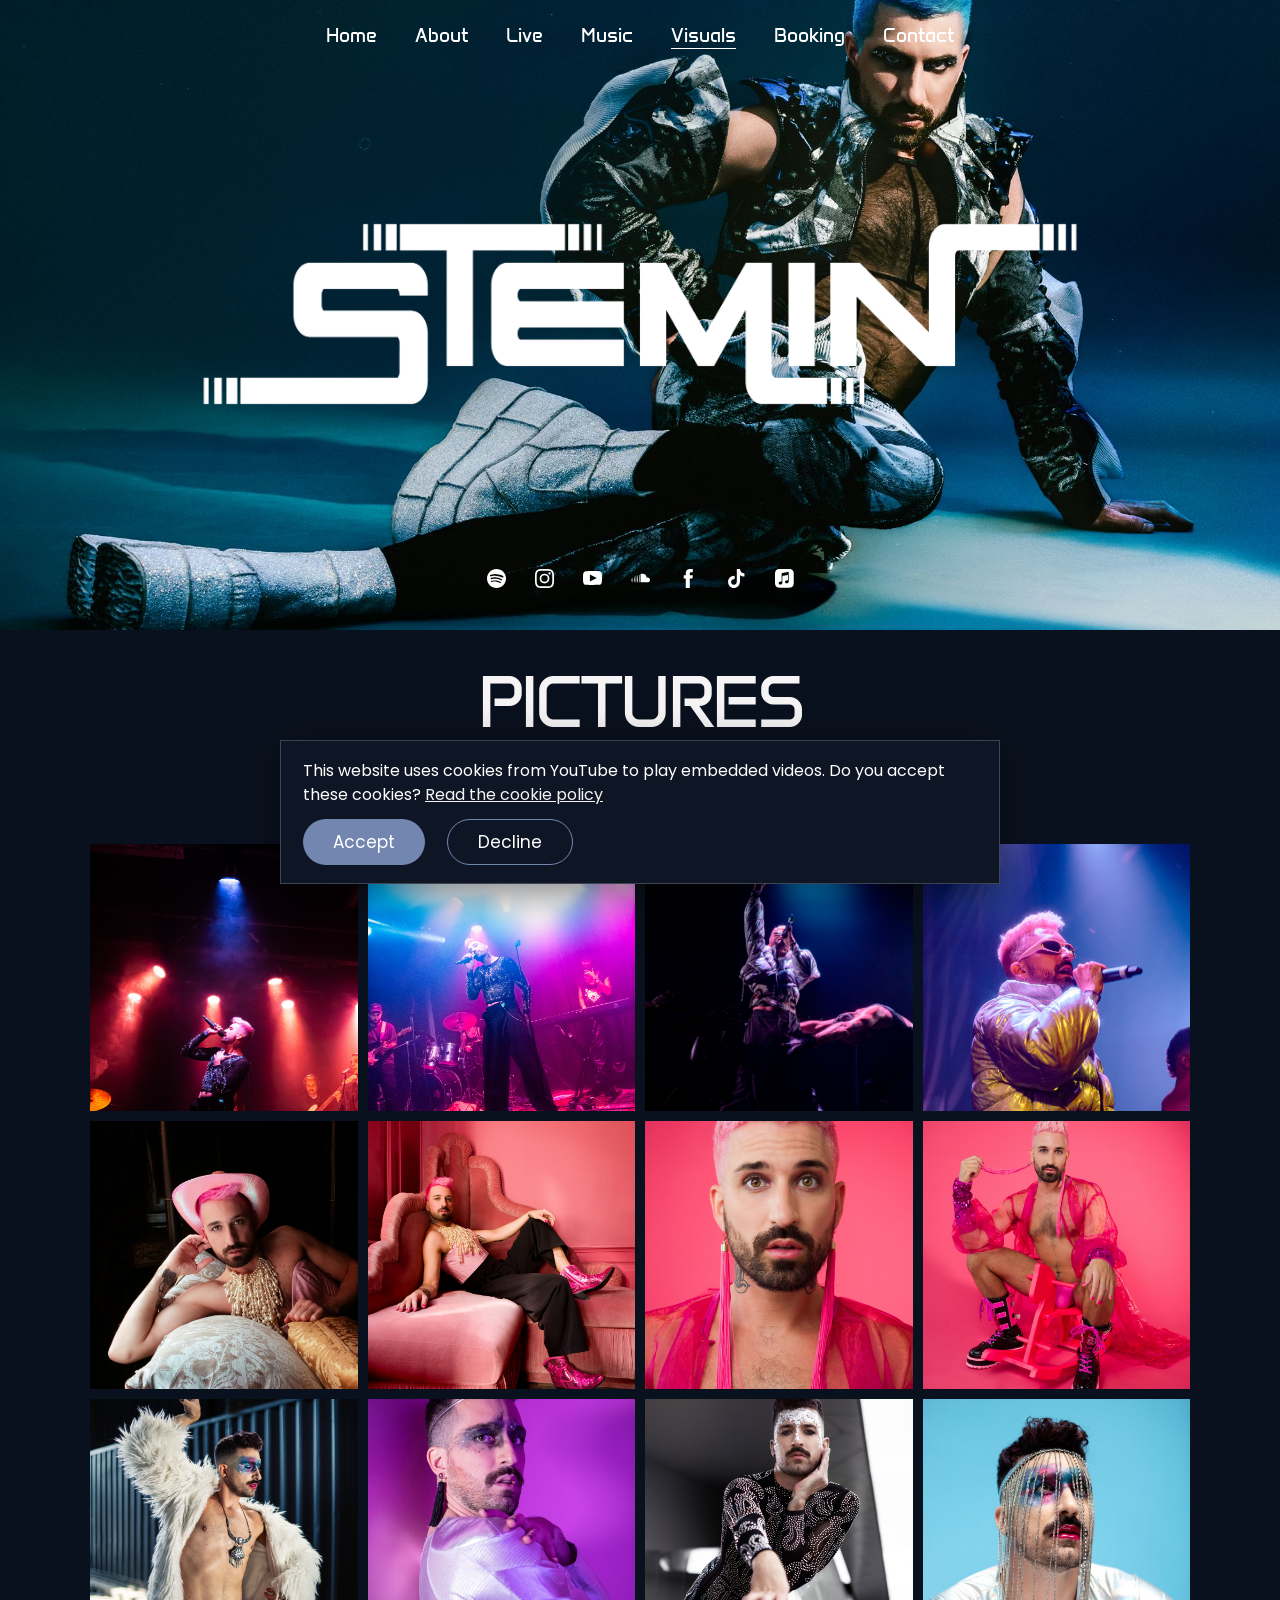
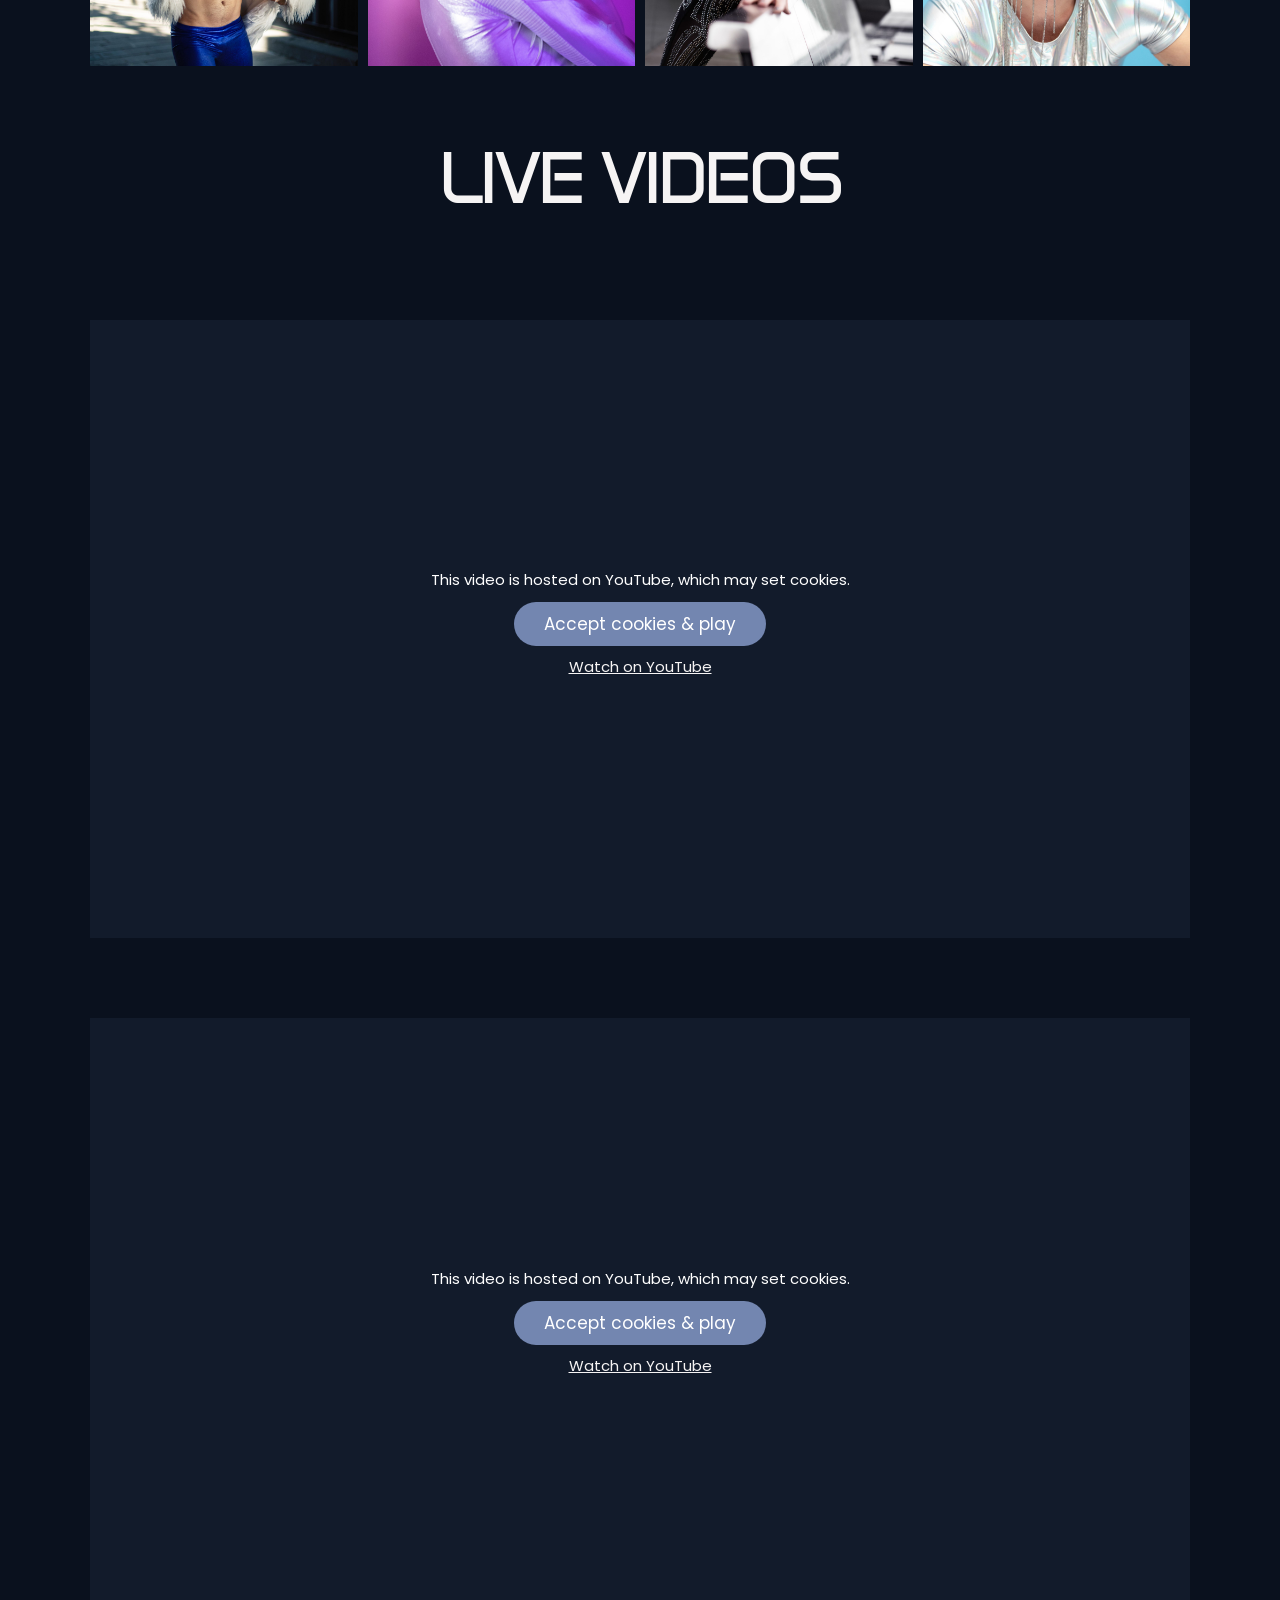
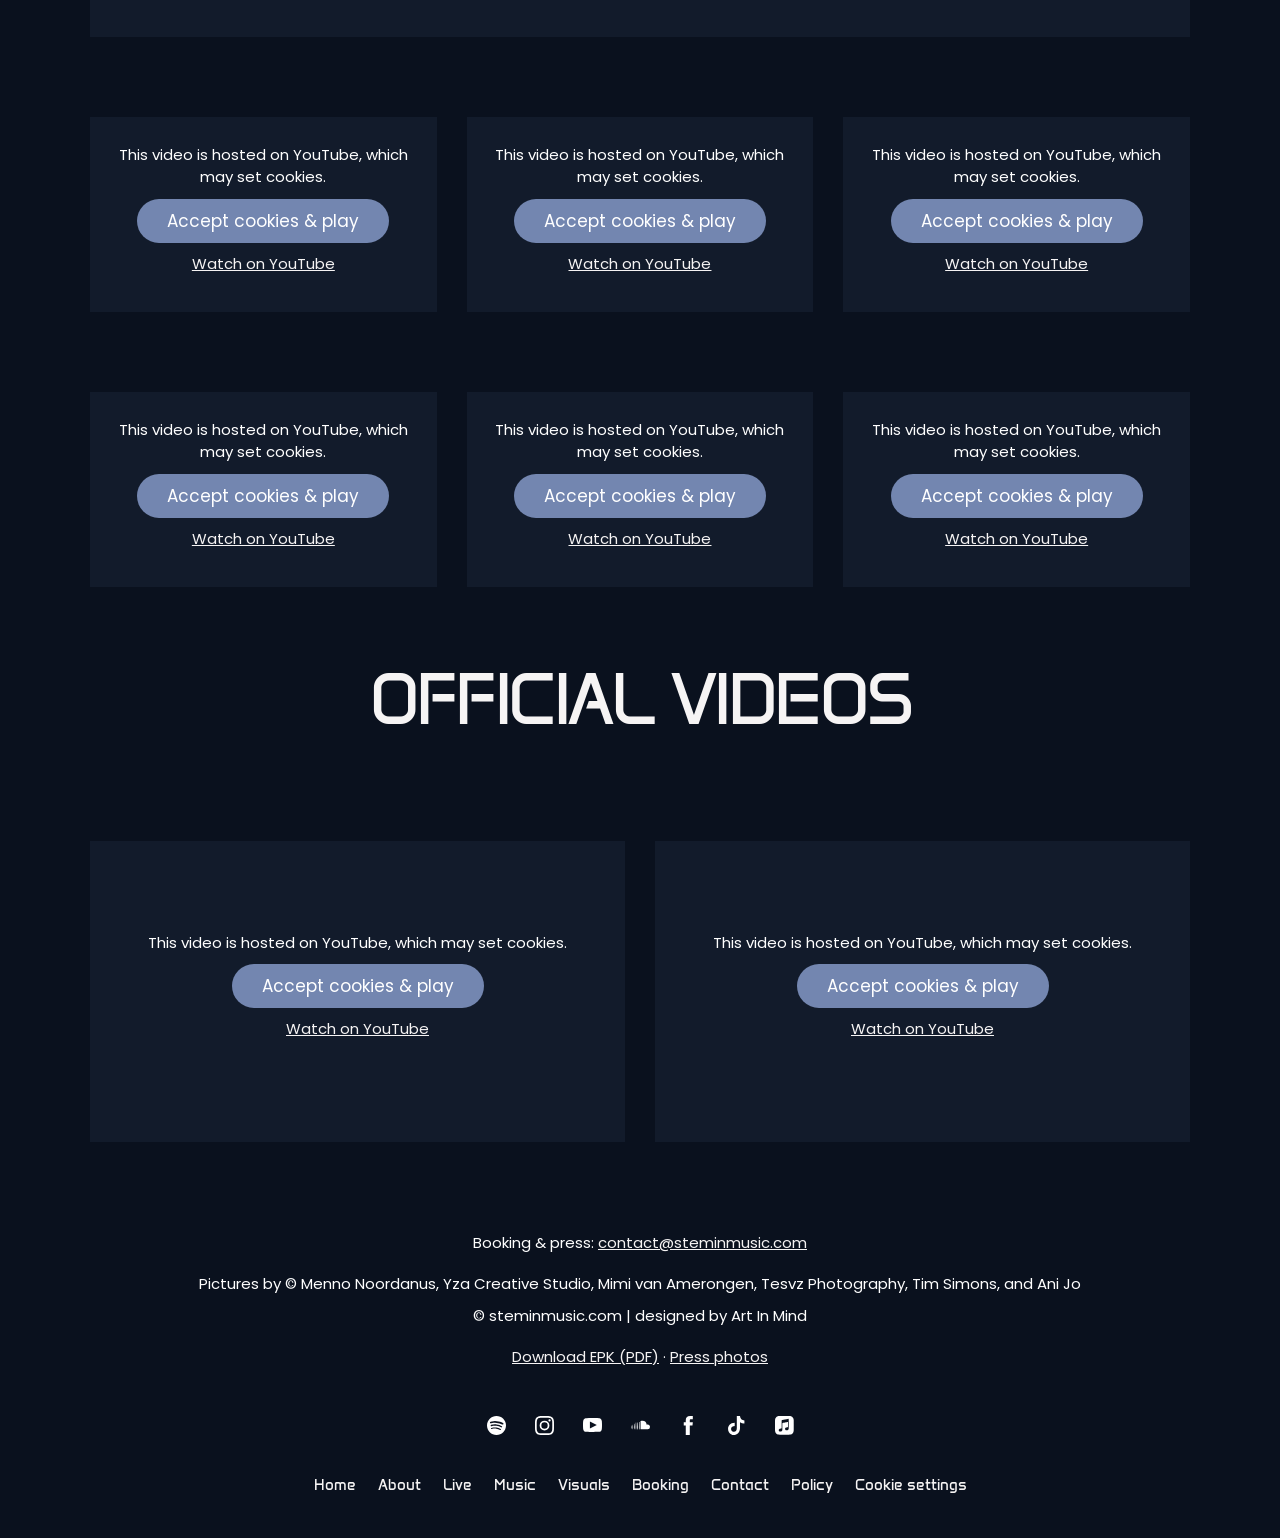
<file: visuals/index.html>
<!DOCTYPE html>
<html lang="en">
<head>
<meta charset="utf-8">
<meta name="viewport" content="width=device-width, initial-scale=1">
<title>Photos &amp; videos | Stemin</title>
<meta name="description" content="Live videos, official music videos and press photos of queer pop artist Stemin, including WorldPride Amsterdam 2026 and Pride Amsterdam.">

<link rel="canonical" href="https://steminmusic.com/visuals/">
<meta property="og:type" content="website">
<meta property="og:title" content="Photos &amp; videos | Stemin">
<meta property="og:description" content="Live videos, official music videos and press photos of queer pop artist Stemin, including WorldPride Amsterdam 2026 and Pride Amsterdam.">
<meta property="og:url" content="https://steminmusic.com/visuals/">
<meta property="og:image" content="https://steminmusic.com/img/og-image.jpg">
<meta property="og:image:width" content="1200">
<meta property="og:image:height" content="630">
<meta property="og:site_name" content="Stemin">
<meta property="og:locale" content="en_GB">
<meta name="twitter:card" content="summary_large_image">
<meta name="twitter:image" content="https://steminmusic.com/img/og-image.jpg">
<script type="application/ld+json">{"@context": "https://schema.org", "@type": "MusicGroup", "name": "Stemin", "url": "https://steminmusic.com/", "image": "https://steminmusic.com/img/og-image.jpg", "logo": "https://steminmusic.com/img/icon-512.png", "description": "Stemin is a queer pop artist from Amsterdam, known for fusing pop, soul and personal storytelling.", "genre": ["Pop", "Queer pop", "Soul"], "email": "contact@steminmusic.com", "foundingLocation": {"@type": "Place", "name": "Amsterdam, Netherlands"}, "sameAs": ["https://open.spotify.com/artist/1zyGoR9jHhPVAwW4OPeCIf?si=YAcBXMqQQqu5lbDR0uVkJg", "https://instagram.com/steminmusic", "https://www.youtube.com/channel/UCnm-_FGDX8ijLJgsgmDUvSA/featured", "https://soundcloud.com/steminmusic", "https://facebook.com/steminmusic", "https://www.tiktok.com/@steminmusic", "https://itunes.apple.com/artist/stemin/1516719726"]}</script>
<link rel="icon" href="../img/icon-32.png" type="image/png" sizes="32x32">
<link rel="icon" href="../img/icon-512.png" type="image/png" sizes="512x512">
<link rel="apple-touch-icon" href="../img/icon-180.png">
<meta name="theme-color" content="#0b1220">
<link rel="preload" href="../fonts/anta-latin-400-normal.woff2" as="font" type="font/woff2" crossorigin>
<link rel="stylesheet" href="../style.css">
</head>
<body class="page-visuals">
<header class="page-header">
<img class="header-bg" src="../img/260520-stemin-402-socialmedia.jpg" srcset="../img/260520-stemin-402-socialmedia-800.jpg 800w, ../img/260520-stemin-402-socialmedia.jpg 2000w" sizes="(max-width: 760px) 100vw, 1140px" alt="" fetchpriority="high">
<div class="nav-bar">
<button class="menu" aria-label="Menu" aria-expanded="false"><span></span><span></span><span></span></button>
<nav class="nav"><ul><li><a href="../">Home</a></li><li><a href="../about/">About</a></li><li><a href="../live/">Live</a></li><li><a href="../music/">Music</a></li><li><a href="../visuals/" aria-current=page>Visuals</a></li><li><a href="../booking/">Booking</a></li><li class="has-sub"><a href="../contact/">Contact</a><ul><li><a href="../policy/">Policy</a></li></ul></li></ul></nav>
</div>
<div class="header-title"><div class="logo-wrap"><img class="logo" src="../img/stemin-white-long.png" alt="Stemin" width="900" height="300"></div></div>
<div class="socials"><a href="https://open.spotify.com/artist/1zyGoR9jHhPVAwW4OPeCIf?si=YAcBXMqQQqu5lbDR0uVkJg" target="_blank" rel="noopener" aria-label="Spotify"><svg class="icon" viewbox="0 0 18 18" xmlns="http://www.w3.org/2000/svg"><path d="M9 0c1.242 0 2.414.234 3.516.703a8.832 8.832 0 012.865 1.934 9.3 9.3 0 011.916 2.847A8.885 8.885 0 0118 9a8.797 8.797 0 01-.703 3.48 8.832 8.832 0 01-1.934 2.866 9.185 9.185 0 01-2.883 1.916A8.28 8.28 0 019 18a8.28 8.28 0 01-3.48-.738 9.185 9.185 0 01-2.883-1.916A8.832 8.832 0 01.703 12.48 8.797 8.797 0 010 9c0-1.242.234-2.414.703-3.516a9.146 9.146 0 011.934-2.847A9.036 9.036 0 015.52.703 8.633 8.633 0 019 0zm-.053 10.898c-1.465-.164-3.052-.046-4.763.352a.477.477 0 00-.334.229.518.518 0 00-.053.439c.023.14.1.252.228.334.104.066.218.09.344.073l.096-.02c1.57-.352 3.017-.457 4.342-.317 1.324.14 2.513.54 3.568 1.196.14.07.281.087.422.052a.592.592 0 00.351-.263.528.528 0 00.053-.405.472.472 0 00-.299-.334c-1.172-.726-2.49-1.171-3.955-1.336zm.211-2.9c-1.863-.223-3.615-.088-5.256.404a.576.576 0 00-.369.334.74.74 0 00-.073.411l.02.1a.49.49 0 00.3.403c.175.082.357.1.544.053 1.406-.445 2.947-.568 4.623-.369 1.676.2 3.123.662 4.342 1.389.14.117.305.152.492.105a.78.78 0 00.457-.316.689.689 0 00.07-.528c-.046-.187-.14-.316-.28-.386-1.383-.844-3.007-1.377-4.87-1.6zm.07-3.094a21.718 21.718 0 00-3.146-.017c-1.008.093-1.91.258-2.707.492a.81.81 0 00-.475.404.83.83 0 00-.052.65c.07.188.199.34.386.458a.74.74 0 00.633.07c.68-.211 1.477-.363 2.39-.457a16.95 16.95 0 012.778.017c.961.083 1.899.24 2.813.475a9.645 9.645 0 012.46.984c.212.118.434.153.669.106.234-.047.398-.152.492-.316a.85.85 0 00.088-.65.798.798 0 00-.405-.51 10.987 10.987 0 00-2.777-1.16 16.84 16.84 0 00-3.146-.546z"></path></svg></a><a href="https://instagram.com/steminmusic" target="_blank" rel="noopener" aria-label="Instagram"><svg class="icon" viewbox="0 0 18 18" xmlns="http://www.w3.org/2000/svg"><path d="M6.955 1.628l2.582-.006c1.916.001 2.227.012 3.1.052.877.04 1.354.187 1.67.31.421.163.72.358 1.036.673.27.27.452.529.6.862l.073.173c.113.29.246.715.298 1.46l.03.627c.012.29.02.553.025.917l.01 2.842c-.002 1.915-.013 2.226-.053 3.099-.037.804-.163 1.272-.279 1.588l-.031.083c-.163.42-.358.72-.673 1.035-.315.315-.615.51-1.035.673-.29.113-.715.246-1.46.298l-1.21.05c-.344.007-.761.011-1.428.013l-3.255-.005a37.01 37.01 0 01-1.592-.046c-.877-.04-1.354-.187-1.67-.31a2.788 2.788 0 01-1.036-.673 2.788 2.788 0 01-.673-1.035c-.113-.29-.246-.715-.298-1.46l-.05-1.21a71.292 71.292 0 01-.013-1.428l.005-3.255c.006-.692.02-1.022.046-1.592.04-.877.187-1.354.31-1.67.163-.421.358-.72.673-1.036.315-.315.615-.51 1.035-.673.29-.113.715-.246 1.46-.298l.627-.03c.355-.015.668-.023 1.176-.028zM6.97.006h4.06c.747.007 1.09.021 1.68.048.959.044 1.613.196 2.185.419.592.23 1.094.537 1.594 1.038.5.5.808 1.002 1.038 1.594.198.509.34 1.082.4 1.876l.035.68c.026.62.036 1.093.038 2.574l-.005 2.658c-.006.844-.02 1.192-.05 1.818-.043.958-.195 1.612-.418 2.184a4.412 4.412 0 01-1.038 1.594c-.5.5-1.002.809-1.594 1.039-.509.197-1.082.34-1.876.4l-.795.039c-.53.021-1.003.03-2.193.032l-2.924-.004a39.115 39.115 0 01-1.818-.05c-.958-.043-1.612-.195-2.184-.417a4.412 4.412 0 01-1.594-1.039c-.5-.5-.809-1.002-1.039-1.594-.197-.509-.34-1.082-.4-1.876l-.042-.876C.009 11.575 0 11.027 0 9.527L.006 6.97c.007-.747.021-1.09.048-1.68.044-.959.196-1.613.418-2.185A4.412 4.412 0 011.511 1.51c.5-.5 1.002-.808 1.594-1.038.509-.198 1.082-.34 1.876-.4L5.857.03C6.177.018 6.49.01 6.97.006zm2.048 4.387a4.625 4.625 0 100 9.25 4.625 4.625 0 000-9.25zm0 1.623a3.002 3.002 0 110 6.004 3.002 3.002 0 010-6.004zm4.768-2.909a1.071 1.071 0 100 2.143 1.071 1.071 0 000-2.143z" fill-rule="evenodd"></path></svg></a><a href="https://www.youtube.com/channel/UCnm-_FGDX8ijLJgsgmDUvSA/featured" target="_blank" rel="noopener" aria-label="Youtube"><svg class="icon" viewbox="0 0 18 14" xmlns="http://www.w3.org/2000/svg"><path d="M7.518.011l1.81-.01c.971.004 3.89.03 5.972.173l.355.05c.394.061.95.209 1.445.76.463.478.66 1.426.714 1.746l.017.108s.155 1.378.168 2.816L18 7.241c0 .654-.032 1.31-.068 1.84l-.1 1.172s-.17 1.274-.732 1.853c-.675.753-1.463.753-1.8.811l-.537.033c-2.11.12-4.778.138-5.547.14l-2.132-.03c-1.465-.029-3.372-.076-4.215-.143-.394-.116-1.294-.058-1.969-.81-.43-.444-.63-1.293-.7-1.668l-.031-.186S.014 8.875 0 7.437V5.654l.007-.39c.012-.45.035-.883.06-1.254l.1-1.172S.339 1.564.9.985C1.575.232 2.362.232 2.7.174l.75-.045C4.827.057 6.4.025 7.518.01zm-.973 3.262v6.545l6.546-3.273-6.546-3.272z"></path></svg></a><a href="https://soundcloud.com/steminmusic" target="_blank" rel="noopener" aria-label="Soundcloud"><svg class="icon" viewbox="0 0 18 9" xmlns="http://www.w3.org/2000/svg"><path d="M4.698 1.755c.09 0 .145.036.163.108l.007.062.17 4.132-.17 1.98c0 .114-.057.17-.17.17-.045 0-.127-.072-.157-.13l-.013-.04-.113-1.98.113-4.132c0-.114.057-.17.17-.17zm3.17-.68c.094 0 .189.08.217.17l.01.057.113 4.755-.114 1.924-.009.056c-.028.092-.123.17-.217.17-.17 0-.283-.113-.226-.226l-.114-1.924.114-4.755c0-.113.113-.227.226-.227zm-1.642.567c.095 0 .19.078.218.17l.009.056.17 4.189-.114 1.924-.008.056c-.03.092-.124.17-.218.17s-.189-.078-.25-.203L6 7.924 5.887 6 6 1.868c0-.113.113-.226.226-.226zM10.755 0a4.075 4.075 0 014.075 3.736c.283-.113.566-.17.906-.17 1.302 0 2.264.962 2.264 2.264a2.293 2.293 0 01-2.16 2.316l-.16.005H9.282c-.097 0-.194-.125-.22-.232l-.006-.051V.566c0-.146.041-.208.16-.258l.066-.025C9.736.113 10.245 0 10.755 0zM3.17 2.83c.09 0 .145.036.163.08l.007.033.17 3.114-.17 1.98-.043.042c-.042.04-.085.072-.127.072-.09 0-.145-.036-.163-.08L3 8.038l-.17-1.981L3 2.943c.057-.056.113-.113.17-.113zM1.698 3.906c.045 0 .09 0 .107.058l.006.055.17 2.038-.17 1.98a.122.122 0 01-.113.114c-.045 0-.09-.036-.107-.08l-.006-.033-.17-1.981.17-2.038c0-.057.057-.113.113-.113zm-1.472.396l.029.007a.05.05 0 01.02.017l.008.032.226 1.699-.226 1.641s0 .057-.057.057l-.028-.007a.05.05 0 01-.02-.017L.17 7.698 0 6.057l.17-1.699s0-.056.056-.056z"></path></svg></a><a href="https://facebook.com/steminmusic" target="_blank" rel="noopener" aria-label="Facebook"><svg class="icon" viewbox="0 0 9 18" xmlns="http://www.w3.org/2000/svg"><path d="M1.907 18V8.999H0V5.897h1.907V4.035C1.907 1.505 2.984 0 6.044 0h2.547v3.103H7c-1.191 0-1.27.433-1.27 1.242l-.005 1.552h2.885L8.27 9H5.724V18H1.907z" fill-rule="evenodd"></path></svg></a><a href="https://www.tiktok.com/@steminmusic" target="_blank" rel="noopener" aria-label="Tiktok"><svg class="icon" viewbox="0 0 16 18" xmlns="http://www.w3.org/2000/svg"><path d="M11.281 0c.298 2.554 1.73 4.077 4.219 4.24v2.872c-1.442.14-2.706-.33-4.175-1.215v5.373c0 6.826-7.473 8.96-10.477 4.066-1.93-3.148-.748-8.672 5.444-8.894v3.03a8.99 8.99 0 00-1.437.35c-1.377.465-2.158 1.335-1.94 2.868.417 2.938 5.828 3.808 5.378-1.933V.005h2.988V0z" fill-rule="evenodd"></path></svg></a><a href="https://itunes.apple.com/artist/stemin/1516719726" target="_blank" rel="noopener" aria-label="Apple Music"><svg class="icon" viewbox="0 0 73 73" xmlns="http://www.w3.org/2000/svg"><path class="st0" d="M72,19.94c0-0.72-0.01-1.45-0.03-2.17c-0.04-1.58-0.14-3.17-0.42-4.73c-0.28-1.58-0.75-3.06-1.48-4.5 c-0.72-1.41-1.66-2.71-2.78-3.83c-1.12-1.12-2.42-2.06-3.83-2.78c-1.44-0.73-2.91-1.2-4.49-1.48c-1.56-0.28-3.15-0.37-4.73-0.42 C53.51,0.02,52.78,0.01,52.06,0c-0.86,0-1.72,0-2.58,0H22.52c-0.86,0-1.72,0-2.58,0c-0.72,0-1.45,0.01-2.17,0.03 c-1.58,0.04-3.17,0.14-4.73,0.42C11.46,0.74,9.98,1.2,8.55,1.94C7.13,2.66,5.84,3.6,4.72,4.72S2.65,7.13,1.93,8.55 c-0.73,1.44-1.2,2.91-1.48,4.5c-0.28,1.56-0.37,3.15-0.42,4.73C0.02,18.5,0.01,19.22,0,19.94c0,0.86,0,1.72,0,2.58v26.95 c0,0.86,0,1.72,0,2.58c0,0.72,0.01,1.45,0.03,2.17c0.04,1.58,0.14,3.17,0.42,4.73c0.28,1.58,0.75,3.06,1.48,4.5 c0.72,1.41,1.66,2.71,2.78,3.83s2.42,2.06,3.83,2.78c1.44,0.73,2.91,1.2,4.49,1.48c1.56,0.28,3.15,0.37,4.73,0.42 c0.72,0.02,1.45,0.03,2.17,0.03c0.86,0.01,1.72,0,2.58,0h26.95c0.86,0,1.72,0,2.58,0c0.72,0,1.45-0.01,2.17-0.03 c1.58-0.04,3.17-0.14,4.73-0.42c1.58-0.28,3.06-0.75,4.49-1.48c1.41-0.72,2.71-1.66,3.83-2.78c1.12-1.12,2.06-2.41,2.78-3.83 c0.73-1.44,1.2-2.91,1.48-4.5c0.28-1.56,0.37-3.15,0.42-4.73c0.02-0.72,0.03-1.45,0.03-2.17c0.01-0.86,0-1.72,0-2.58V22.52 C72,21.66,72,20.8,72,19.94z M52.71,46.85c0,0.91-0.01,1.74-0.2,2.65c-0.19,0.89-0.53,1.72-1.05,2.47 c-0.52,0.75-1.19,1.36-1.97,1.82c-0.79,0.47-1.62,0.73-2.5,0.91c-1.66,0.33-2.79,0.41-3.86,0.2c-1.03-0.21-1.9-0.68-2.6-1.32 c-1.03-0.95-1.68-2.23-1.82-3.56c-0.16-1.57,0.36-3.24,1.53-4.48c0.59-0.62,1.34-1.11,2.34-1.5c1.04-0.4,2.19-0.65,3.96-1 c0.47-0.09,0.93-0.19,1.4-0.28c0.61-0.12,1.14-0.28,1.56-0.8c0.43-0.52,0.43-1.16,0.43-1.78V24.32c0-1.21-0.54-1.54-1.7-1.32 c-0.83,0.16-18.62,3.75-18.62,3.75c-1,0.24-1.36,0.57-1.36,1.82v23.23c0,0.91-0.05,1.74-0.24,2.65c-0.19,0.89-0.53,1.72-1.05,2.47 c-0.52,0.75-1.19,1.36-1.97,1.82c-0.79,0.47-1.62,0.74-2.5,0.92c-1.66,0.33-2.79,0.41-3.86,0.2c-1.03-0.21-1.9-0.69-2.6-1.33 c-1.03-0.95-1.63-2.23-1.78-3.56c-0.16-1.57,0.31-3.24,1.49-4.48c0.59-0.62,1.34-1.11,2.34-1.5c1.04-0.4,2.19-0.65,3.96-1 c0.47-0.09,0.93-0.19,1.4-0.28c0.61-0.12,1.14-0.28,1.56-0.8c0.42-0.52,0.47-1.13,0.47-1.75c0-4.92,0-26.78,0-26.78 c0-0.36,0.03-0.6,0.05-0.72c0.09-0.56,0.31-1.05,0.72-1.39c0.34-0.28,0.78-0.48,1.33-0.6l0.01,0L49,11.33 c0.19-0.04,1.73-0.31,1.91-0.33c1.16-0.1,1.81,0.66,1.81,1.89L52.71,46.85L52.71,46.85z"></path></svg></a></div>
</header>
<main id="main">
<section class="sec"><div class="wrap"><h1 class="feature-title center">PICTURES</h1></div></section>
<section class="sec"><div class="wrap"><div class="gallery"><a href="../img/stemincinetol-281125-yzacreativestudio-24.jpg" class="lb"><img src="../img/stemincinetol-281125-yzacreativestudio-24.jpg" srcset="../img/stemincinetol-281125-yzacreativestudio-24-800.jpg 800w, ../img/stemincinetol-281125-yzacreativestudio-24.jpg 2000w" sizes="(max-width: 760px) 100vw, 1140px" alt="Stemin photo" loading="lazy"></a><a href="../img/stemincinetol-281125-yzacreativestudio-19.jpg" class="lb"><img src="../img/stemincinetol-281125-yzacreativestudio-19.jpg" srcset="../img/stemincinetol-281125-yzacreativestudio-19-800.jpg 800w, ../img/stemincinetol-281125-yzacreativestudio-19.jpg 2000w" sizes="(max-width: 760px) 100vw, 1140px" alt="Stemin photo" loading="lazy"></a><a href="../img/stemin-yzacreativestudio-31.jpg" class="lb"><img src="../img/stemin-yzacreativestudio-31.jpg" srcset="../img/stemin-yzacreativestudio-31-800.jpg 800w, ../img/stemin-yzacreativestudio-31.jpg 2000w" sizes="(max-width: 760px) 100vw, 1140px" alt="Stemin photo" loading="lazy"></a><a href="../img/stemin-yzacreativestudio-20.jpg" class="lb"><img src="../img/stemin-yzacreativestudio-20.jpg" srcset="../img/stemin-yzacreativestudio-20-800.jpg 800w, ../img/stemin-yzacreativestudio-20.jpg 2000w" sizes="(max-width: 760px) 100vw, 1140px" alt="Stemin photo" loading="lazy"></a><a href="../img/p3100055-1.jpg" class="lb"><img src="../img/p3100055-1.jpg" srcset="../img/p3100055-1-800.jpg 800w, ../img/p3100055-1.jpg 2000w" sizes="(max-width: 760px) 100vw, 1140px" alt="Stemin photo" loading="lazy"></a><a href="../img/p3100307-1.jpg" class="lb"><img src="../img/p3100307-1.jpg" srcset="../img/p3100307-1-800.jpg 800w, ../img/p3100307-1.jpg 2000w" sizes="(max-width: 760px) 100vw, 1140px" alt="Stemin photo" loading="lazy"></a><a href="../img/stemin-edit-5.jpg" class="lb"><img src="../img/stemin-edit-5.jpg" srcset="../img/stemin-edit-5-800.jpg 800w, ../img/stemin-edit-5.jpg 2000w" sizes="(max-width: 760px) 100vw, 1140px" alt="Stemin photo" loading="lazy"></a><a href="../img/stemin-edit-3-1.jpg" class="lb"><img src="../img/stemin-edit-3-1.jpg" srcset="../img/stemin-edit-3-1-800.jpg 800w, ../img/stemin-edit-3-1.jpg 2000w" sizes="(max-width: 760px) 100vw, 1140px" alt="Stemin photo" loading="lazy"></a><a href="../img/anisa-xhomaqi-19.jpg" class="lb"><img src="../img/anisa-xhomaqi-19.jpg" srcset="../img/anisa-xhomaqi-19-800.jpg 800w, ../img/anisa-xhomaqi-19.jpg 2000w" sizes="(max-width: 760px) 100vw, 1140px" alt="Stemin photo" loading="lazy"></a><a href="../img/anisa-xhomaqi-18.jpg" class="lb"><img src="../img/anisa-xhomaqi-18.jpg" srcset="../img/anisa-xhomaqi-18-800.jpg 800w, ../img/anisa-xhomaqi-18.jpg 2000w" sizes="(max-width: 760px) 100vw, 1140px" alt="Stemin photo" loading="lazy"></a><a href="../img/anisa-xhomaqi-6.jpg" class="lb"><img src="../img/anisa-xhomaqi-6.jpg" srcset="../img/anisa-xhomaqi-6-800.jpg 800w, ../img/anisa-xhomaqi-6.jpg 2000w" sizes="(max-width: 760px) 100vw, 1140px" alt="Stemin photo" loading="lazy"></a><a href="../img/anisa-xhomaqi-11.jpg" class="lb"><img src="../img/anisa-xhomaqi-11.jpg" srcset="../img/anisa-xhomaqi-11-800.jpg 800w, ../img/anisa-xhomaqi-11.jpg 2000w" sizes="(max-width: 760px) 100vw, 1140px" alt="Stemin photo" loading="lazy"></a></div></div></section>
<section class="sec"><div class="wrap"><h2 class="feature-title center">LIVE VIDEOS</h2></div></section>
<section class="sec"><div class="wrap"><div class="video" data-yt="-PeA7Ra94b8"><div class="consent-ph"><p>This video is hosted on YouTube, which may set cookies.</p><p><button class="button" data-consent-accept>Accept cookies &amp; play</button></p><p><a href="https://www.youtube.com/watch?v=-PeA7Ra94b8" target="_blank" rel="noopener">Watch on YouTube</a></p></div></div></div></section>
<section class="sec"><div class="wrap"><div class="video" data-yt="WUNUc-E2PyU"><div class="consent-ph"><p>This video is hosted on YouTube, which may set cookies.</p><p><button class="button" data-consent-accept>Accept cookies &amp; play</button></p><p><a href="https://www.youtube.com/watch?v=WUNUc-E2PyU" target="_blank" rel="noopener">Watch on YouTube</a></p></div></div></div></section>
<section class="sec"><div class="wrap"><div class="cols thirds"><div><div class="video" data-yt="9_gX3zsbmW0"><div class="consent-ph"><p>This video is hosted on YouTube, which may set cookies.</p><p><button class="button" data-consent-accept>Accept cookies &amp; play</button></p><p><a href="https://www.youtube.com/watch?v=9_gX3zsbmW0" target="_blank" rel="noopener">Watch on YouTube</a></p></div></div></div><div><div class="video" data-yt="swZSUcYqgp0"><div class="consent-ph"><p>This video is hosted on YouTube, which may set cookies.</p><p><button class="button" data-consent-accept>Accept cookies &amp; play</button></p><p><a href="https://www.youtube.com/watch?v=swZSUcYqgp0" target="_blank" rel="noopener">Watch on YouTube</a></p></div></div></div><div><div class="video" data-yt="w5WjvSrUXpA"><div class="consent-ph"><p>This video is hosted on YouTube, which may set cookies.</p><p><button class="button" data-consent-accept>Accept cookies &amp; play</button></p><p><a href="https://www.youtube.com/watch?v=w5WjvSrUXpA" target="_blank" rel="noopener">Watch on YouTube</a></p></div></div></div></div></div></section>
<section class="sec"><div class="wrap"><div class="cols thirds"><div><div class="video" data-yt="FF9Pcoi12F8"><div class="consent-ph"><p>This video is hosted on YouTube, which may set cookies.</p><p><button class="button" data-consent-accept>Accept cookies &amp; play</button></p><p><a href="https://www.youtube.com/watch?v=FF9Pcoi12F8" target="_blank" rel="noopener">Watch on YouTube</a></p></div></div></div><div><div class="video" data-yt="RCeazn49MHQ"><div class="consent-ph"><p>This video is hosted on YouTube, which may set cookies.</p><p><button class="button" data-consent-accept>Accept cookies &amp; play</button></p><p><a href="https://www.youtube.com/watch?v=RCeazn49MHQ" target="_blank" rel="noopener">Watch on YouTube</a></p></div></div></div><div><div class="video" data-yt="A4WbUIVBXP4"><div class="consent-ph"><p>This video is hosted on YouTube, which may set cookies.</p><p><button class="button" data-consent-accept>Accept cookies &amp; play</button></p><p><a href="https://www.youtube.com/watch?v=A4WbUIVBXP4" target="_blank" rel="noopener">Watch on YouTube</a></p></div></div></div></div></div></section>
<section class="sec"><div class="wrap"><h2 class="feature-title center">OFFICIAL VIDEOS</h2></div></section>
<section class="sec"><div class="wrap"><div class="cols half"><div><div class="video" data-yt="KwL7e-jjtxY"><div class="consent-ph"><p>This video is hosted on YouTube, which may set cookies.</p><p><button class="button" data-consent-accept>Accept cookies &amp; play</button></p><p><a href="https://www.youtube.com/watch?v=KwL7e-jjtxY" target="_blank" rel="noopener">Watch on YouTube</a></p></div></div></div><div><div class="video" data-yt="skjT1T7I2pM"><div class="consent-ph"><p>This video is hosted on YouTube, which may set cookies.</p><p><button class="button" data-consent-accept>Accept cookies &amp; play</button></p><p><a href="https://www.youtube.com/watch?v=skjT1T7I2pM" target="_blank" rel="noopener">Watch on YouTube</a></p></div></div></div></div></div></section>
</main>
<footer class="page-footer">
<div class="wrap">
<p class="center">Booking &amp; press: <a href="mailto:contact@steminmusic.com">contact@steminmusic.com</a></p>
<p class="center">Pictures by © Menno Noordanus, Yza Creative Studio, Mimi van Amerongen, Tesvz Photography, Tim Simons, and Ani Jo</p>
<p class="center">© steminmusic.com | designed by Art In Mind</p>
<p class="center"><a href="https://drive.google.com/drive/folders/1B-3PsPf7jAhnRnCJGpX_uzkBK9g3aQ9h?usp=sharing" target="_blank" rel="noopener">Download EPK (PDF)</a> · <a href="../press/">Press photos</a></p>
<div class="socials"><a href="https://open.spotify.com/artist/1zyGoR9jHhPVAwW4OPeCIf?si=YAcBXMqQQqu5lbDR0uVkJg" target="_blank" rel="noopener" aria-label="Spotify"><svg class="icon" viewbox="0 0 18 18" xmlns="http://www.w3.org/2000/svg"><path d="M9 0c1.242 0 2.414.234 3.516.703a8.832 8.832 0 012.865 1.934 9.3 9.3 0 011.916 2.847A8.885 8.885 0 0118 9a8.797 8.797 0 01-.703 3.48 8.832 8.832 0 01-1.934 2.866 9.185 9.185 0 01-2.883 1.916A8.28 8.28 0 019 18a8.28 8.28 0 01-3.48-.738 9.185 9.185 0 01-2.883-1.916A8.832 8.832 0 01.703 12.48 8.797 8.797 0 010 9c0-1.242.234-2.414.703-3.516a9.146 9.146 0 011.934-2.847A9.036 9.036 0 015.52.703 8.633 8.633 0 019 0zm-.053 10.898c-1.465-.164-3.052-.046-4.763.352a.477.477 0 00-.334.229.518.518 0 00-.053.439c.023.14.1.252.228.334.104.066.218.09.344.073l.096-.02c1.57-.352 3.017-.457 4.342-.317 1.324.14 2.513.54 3.568 1.196.14.07.281.087.422.052a.592.592 0 00.351-.263.528.528 0 00.053-.405.472.472 0 00-.299-.334c-1.172-.726-2.49-1.171-3.955-1.336zm.211-2.9c-1.863-.223-3.615-.088-5.256.404a.576.576 0 00-.369.334.74.74 0 00-.073.411l.02.1a.49.49 0 00.3.403c.175.082.357.1.544.053 1.406-.445 2.947-.568 4.623-.369 1.676.2 3.123.662 4.342 1.389.14.117.305.152.492.105a.78.78 0 00.457-.316.689.689 0 00.07-.528c-.046-.187-.14-.316-.28-.386-1.383-.844-3.007-1.377-4.87-1.6zm.07-3.094a21.718 21.718 0 00-3.146-.017c-1.008.093-1.91.258-2.707.492a.81.81 0 00-.475.404.83.83 0 00-.052.65c.07.188.199.34.386.458a.74.74 0 00.633.07c.68-.211 1.477-.363 2.39-.457a16.95 16.95 0 012.778.017c.961.083 1.899.24 2.813.475a9.645 9.645 0 012.46.984c.212.118.434.153.669.106.234-.047.398-.152.492-.316a.85.85 0 00.088-.65.798.798 0 00-.405-.51 10.987 10.987 0 00-2.777-1.16 16.84 16.84 0 00-3.146-.546z"></path></svg></a><a href="https://instagram.com/steminmusic" target="_blank" rel="noopener" aria-label="Instagram"><svg class="icon" viewbox="0 0 18 18" xmlns="http://www.w3.org/2000/svg"><path d="M6.955 1.628l2.582-.006c1.916.001 2.227.012 3.1.052.877.04 1.354.187 1.67.31.421.163.72.358 1.036.673.27.27.452.529.6.862l.073.173c.113.29.246.715.298 1.46l.03.627c.012.29.02.553.025.917l.01 2.842c-.002 1.915-.013 2.226-.053 3.099-.037.804-.163 1.272-.279 1.588l-.031.083c-.163.42-.358.72-.673 1.035-.315.315-.615.51-1.035.673-.29.113-.715.246-1.46.298l-1.21.05c-.344.007-.761.011-1.428.013l-3.255-.005a37.01 37.01 0 01-1.592-.046c-.877-.04-1.354-.187-1.67-.31a2.788 2.788 0 01-1.036-.673 2.788 2.788 0 01-.673-1.035c-.113-.29-.246-.715-.298-1.46l-.05-1.21a71.292 71.292 0 01-.013-1.428l.005-3.255c.006-.692.02-1.022.046-1.592.04-.877.187-1.354.31-1.67.163-.421.358-.72.673-1.036.315-.315.615-.51 1.035-.673.29-.113.715-.246 1.46-.298l.627-.03c.355-.015.668-.023 1.176-.028zM6.97.006h4.06c.747.007 1.09.021 1.68.048.959.044 1.613.196 2.185.419.592.23 1.094.537 1.594 1.038.5.5.808 1.002 1.038 1.594.198.509.34 1.082.4 1.876l.035.68c.026.62.036 1.093.038 2.574l-.005 2.658c-.006.844-.02 1.192-.05 1.818-.043.958-.195 1.612-.418 2.184a4.412 4.412 0 01-1.038 1.594c-.5.5-1.002.809-1.594 1.039-.509.197-1.082.34-1.876.4l-.795.039c-.53.021-1.003.03-2.193.032l-2.924-.004a39.115 39.115 0 01-1.818-.05c-.958-.043-1.612-.195-2.184-.417a4.412 4.412 0 01-1.594-1.039c-.5-.5-.809-1.002-1.039-1.594-.197-.509-.34-1.082-.4-1.876l-.042-.876C.009 11.575 0 11.027 0 9.527L.006 6.97c.007-.747.021-1.09.048-1.68.044-.959.196-1.613.418-2.185A4.412 4.412 0 011.511 1.51c.5-.5 1.002-.808 1.594-1.038.509-.198 1.082-.34 1.876-.4L5.857.03C6.177.018 6.49.01 6.97.006zm2.048 4.387a4.625 4.625 0 100 9.25 4.625 4.625 0 000-9.25zm0 1.623a3.002 3.002 0 110 6.004 3.002 3.002 0 010-6.004zm4.768-2.909a1.071 1.071 0 100 2.143 1.071 1.071 0 000-2.143z" fill-rule="evenodd"></path></svg></a><a href="https://www.youtube.com/channel/UCnm-_FGDX8ijLJgsgmDUvSA/featured" target="_blank" rel="noopener" aria-label="Youtube"><svg class="icon" viewbox="0 0 18 14" xmlns="http://www.w3.org/2000/svg"><path d="M7.518.011l1.81-.01c.971.004 3.89.03 5.972.173l.355.05c.394.061.95.209 1.445.76.463.478.66 1.426.714 1.746l.017.108s.155 1.378.168 2.816L18 7.241c0 .654-.032 1.31-.068 1.84l-.1 1.172s-.17 1.274-.732 1.853c-.675.753-1.463.753-1.8.811l-.537.033c-2.11.12-4.778.138-5.547.14l-2.132-.03c-1.465-.029-3.372-.076-4.215-.143-.394-.116-1.294-.058-1.969-.81-.43-.444-.63-1.293-.7-1.668l-.031-.186S.014 8.875 0 7.437V5.654l.007-.39c.012-.45.035-.883.06-1.254l.1-1.172S.339 1.564.9.985C1.575.232 2.362.232 2.7.174l.75-.045C4.827.057 6.4.025 7.518.01zm-.973 3.262v6.545l6.546-3.273-6.546-3.272z"></path></svg></a><a href="https://soundcloud.com/steminmusic" target="_blank" rel="noopener" aria-label="Soundcloud"><svg class="icon" viewbox="0 0 18 9" xmlns="http://www.w3.org/2000/svg"><path d="M4.698 1.755c.09 0 .145.036.163.108l.007.062.17 4.132-.17 1.98c0 .114-.057.17-.17.17-.045 0-.127-.072-.157-.13l-.013-.04-.113-1.98.113-4.132c0-.114.057-.17.17-.17zm3.17-.68c.094 0 .189.08.217.17l.01.057.113 4.755-.114 1.924-.009.056c-.028.092-.123.17-.217.17-.17 0-.283-.113-.226-.226l-.114-1.924.114-4.755c0-.113.113-.227.226-.227zm-1.642.567c.095 0 .19.078.218.17l.009.056.17 4.189-.114 1.924-.008.056c-.03.092-.124.17-.218.17s-.189-.078-.25-.203L6 7.924 5.887 6 6 1.868c0-.113.113-.226.226-.226zM10.755 0a4.075 4.075 0 014.075 3.736c.283-.113.566-.17.906-.17 1.302 0 2.264.962 2.264 2.264a2.293 2.293 0 01-2.16 2.316l-.16.005H9.282c-.097 0-.194-.125-.22-.232l-.006-.051V.566c0-.146.041-.208.16-.258l.066-.025C9.736.113 10.245 0 10.755 0zM3.17 2.83c.09 0 .145.036.163.08l.007.033.17 3.114-.17 1.98-.043.042c-.042.04-.085.072-.127.072-.09 0-.145-.036-.163-.08L3 8.038l-.17-1.981L3 2.943c.057-.056.113-.113.17-.113zM1.698 3.906c.045 0 .09 0 .107.058l.006.055.17 2.038-.17 1.98a.122.122 0 01-.113.114c-.045 0-.09-.036-.107-.08l-.006-.033-.17-1.981.17-2.038c0-.057.057-.113.113-.113zm-1.472.396l.029.007a.05.05 0 01.02.017l.008.032.226 1.699-.226 1.641s0 .057-.057.057l-.028-.007a.05.05 0 01-.02-.017L.17 7.698 0 6.057l.17-1.699s0-.056.056-.056z"></path></svg></a><a href="https://facebook.com/steminmusic" target="_blank" rel="noopener" aria-label="Facebook"><svg class="icon" viewbox="0 0 9 18" xmlns="http://www.w3.org/2000/svg"><path d="M1.907 18V8.999H0V5.897h1.907V4.035C1.907 1.505 2.984 0 6.044 0h2.547v3.103H7c-1.191 0-1.27.433-1.27 1.242l-.005 1.552h2.885L8.27 9H5.724V18H1.907z" fill-rule="evenodd"></path></svg></a><a href="https://www.tiktok.com/@steminmusic" target="_blank" rel="noopener" aria-label="Tiktok"><svg class="icon" viewbox="0 0 16 18" xmlns="http://www.w3.org/2000/svg"><path d="M11.281 0c.298 2.554 1.73 4.077 4.219 4.24v2.872c-1.442.14-2.706-.33-4.175-1.215v5.373c0 6.826-7.473 8.96-10.477 4.066-1.93-3.148-.748-8.672 5.444-8.894v3.03a8.99 8.99 0 00-1.437.35c-1.377.465-2.158 1.335-1.94 2.868.417 2.938 5.828 3.808 5.378-1.933V.005h2.988V0z" fill-rule="evenodd"></path></svg></a><a href="https://itunes.apple.com/artist/stemin/1516719726" target="_blank" rel="noopener" aria-label="Apple Music"><svg class="icon" viewbox="0 0 73 73" xmlns="http://www.w3.org/2000/svg"><path class="st0" d="M72,19.94c0-0.72-0.01-1.45-0.03-2.17c-0.04-1.58-0.14-3.17-0.42-4.73c-0.28-1.58-0.75-3.06-1.48-4.5 c-0.72-1.41-1.66-2.71-2.78-3.83c-1.12-1.12-2.42-2.06-3.83-2.78c-1.44-0.73-2.91-1.2-4.49-1.48c-1.56-0.28-3.15-0.37-4.73-0.42 C53.51,0.02,52.78,0.01,52.06,0c-0.86,0-1.72,0-2.58,0H22.52c-0.86,0-1.72,0-2.58,0c-0.72,0-1.45,0.01-2.17,0.03 c-1.58,0.04-3.17,0.14-4.73,0.42C11.46,0.74,9.98,1.2,8.55,1.94C7.13,2.66,5.84,3.6,4.72,4.72S2.65,7.13,1.93,8.55 c-0.73,1.44-1.2,2.91-1.48,4.5c-0.28,1.56-0.37,3.15-0.42,4.73C0.02,18.5,0.01,19.22,0,19.94c0,0.86,0,1.72,0,2.58v26.95 c0,0.86,0,1.72,0,2.58c0,0.72,0.01,1.45,0.03,2.17c0.04,1.58,0.14,3.17,0.42,4.73c0.28,1.58,0.75,3.06,1.48,4.5 c0.72,1.41,1.66,2.71,2.78,3.83s2.42,2.06,3.83,2.78c1.44,0.73,2.91,1.2,4.49,1.48c1.56,0.28,3.15,0.37,4.73,0.42 c0.72,0.02,1.45,0.03,2.17,0.03c0.86,0.01,1.72,0,2.58,0h26.95c0.86,0,1.72,0,2.58,0c0.72,0,1.45-0.01,2.17-0.03 c1.58-0.04,3.17-0.14,4.73-0.42c1.58-0.28,3.06-0.75,4.49-1.48c1.41-0.72,2.71-1.66,3.83-2.78c1.12-1.12,2.06-2.41,2.78-3.83 c0.73-1.44,1.2-2.91,1.48-4.5c0.28-1.56,0.37-3.15,0.42-4.73c0.02-0.72,0.03-1.45,0.03-2.17c0.01-0.86,0-1.72,0-2.58V22.52 C72,21.66,72,20.8,72,19.94z M52.71,46.85c0,0.91-0.01,1.74-0.2,2.65c-0.19,0.89-0.53,1.72-1.05,2.47 c-0.52,0.75-1.19,1.36-1.97,1.82c-0.79,0.47-1.62,0.73-2.5,0.91c-1.66,0.33-2.79,0.41-3.86,0.2c-1.03-0.21-1.9-0.68-2.6-1.32 c-1.03-0.95-1.68-2.23-1.82-3.56c-0.16-1.57,0.36-3.24,1.53-4.48c0.59-0.62,1.34-1.11,2.34-1.5c1.04-0.4,2.19-0.65,3.96-1 c0.47-0.09,0.93-0.19,1.4-0.28c0.61-0.12,1.14-0.28,1.56-0.8c0.43-0.52,0.43-1.16,0.43-1.78V24.32c0-1.21-0.54-1.54-1.7-1.32 c-0.83,0.16-18.62,3.75-18.62,3.75c-1,0.24-1.36,0.57-1.36,1.82v23.23c0,0.91-0.05,1.74-0.24,2.65c-0.19,0.89-0.53,1.72-1.05,2.47 c-0.52,0.75-1.19,1.36-1.97,1.82c-0.79,0.47-1.62,0.74-2.5,0.92c-1.66,0.33-2.79,0.41-3.86,0.2c-1.03-0.21-1.9-0.69-2.6-1.33 c-1.03-0.95-1.63-2.23-1.78-3.56c-0.16-1.57,0.31-3.24,1.49-4.48c0.59-0.62,1.34-1.11,2.34-1.5c1.04-0.4,2.19-0.65,3.96-1 c0.47-0.09,0.93-0.19,1.4-0.28c0.61-0.12,1.14-0.28,1.56-0.8c0.42-0.52,0.47-1.13,0.47-1.75c0-4.92,0-26.78,0-26.78 c0-0.36,0.03-0.6,0.05-0.72c0.09-0.56,0.31-1.05,0.72-1.39c0.34-0.28,0.78-0.48,1.33-0.6l0.01,0L49,11.33 c0.19-0.04,1.73-0.31,1.91-0.33c1.16-0.1,1.81,0.66,1.81,1.89L52.71,46.85L52.71,46.85z"></path></svg></a></div>
<nav class="footer-nav"><a href="../">Home</a><a href="../about/">About</a><a href="../live/">Live</a><a href="../music/">Music</a><a href="../visuals/">Visuals</a><a href="../booking/">Booking</a><a href="../contact/">Contact</a><a href="../policy/">Policy</a><a href="#" data-consent-open>Cookie settings</a></nav>
</div>
</footer>
<div class="cookie-banner" role="dialog" aria-label="Cookie consent" hidden>
<p>This website uses cookies from YouTube to play embedded videos. Do you accept these cookies? <a href="../policy/">Read the cookie policy</a></p>
<div class="cookie-actions"><button class="button" data-consent-accept>Accept</button><button class="button outline" data-consent-decline>Decline</button></div>
</div>
<div class="lightbox" hidden><button aria-label="Close">×</button><img alt=""></div>
<script src="../main.js" defer></script>
</body>
</html>
</file>
<file: style.css>
/* Stemin – styled after the current steminmusic.com theme (Bandzoogle "Theodore"):
   navy page, Anta headings, Poppins text, blue-grey pill buttons. */
@font-face{font-family:'Anta';src:url(fonts/anta-latin-400-normal.woff2) format('woff2');font-weight:400;font-display:swap}
@font-face{font-family:'Poppins';src:url(fonts/poppins-latin-400-normal.woff2) format('woff2');font-weight:400;font-display:swap}
@font-face{font-family:'Poppins';src:url(fonts/poppins-latin-400-italic.woff2) format('woff2');font-weight:400;font-style:italic;font-display:swap}
@font-face{font-family:'Poppins';src:url(fonts/poppins-latin-700-normal.woff2) format('woff2');font-weight:700;font-display:swap}
@font-face{font-family:'Poppins';src:url(fonts/poppins-latin-700-italic.woff2) format('woff2');font-weight:700;font-style:italic;font-display:swap}
:root{
  --page-bg:hsl(220,49%,8%);
  --text:hsl(0,0%,100%);
  --heading:hsl(0,10%,96%);
  --link:hsl(0,10%,96%);
  --button:hsl(221,28%,57%);
  --button-hover:hsl(203,32%,22%);
  --mobile-nav-bg:hsl(203,32%,22%);
  --submenu-bg:hsl(220,46%,10%);
  --heading-font:'Anta',sans-serif;
  --content-font:'Poppins',sans-serif;
  --wrap:1140px;
}
*{box-sizing:border-box}
html{scroll-behavior:smooth}
body{margin:0;background:var(--page-bg);color:var(--text);font:400 19px/1.5 var(--content-font);-webkit-font-smoothing:antialiased}
img{max-width:100%;height:auto;display:block}
a{color:var(--link);text-decoration:underline}
a:hover{opacity:.8}
p{margin:0 0 1em}
ul{margin:0 0 1em;padding-left:1.4em}
h1,h2,h3,h4{font-family:var(--heading-font);font-weight:400;color:var(--heading);margin:0 0 .5em}
h2{font-size:31px;line-height:1.3}
h3{font-size:31px;line-height:1.3}
h4{font-size:20px;line-height:1.4}
.feature-title{font-size:72px;line-height:.9;letter-spacing:-.05em;margin-bottom:.4em}
.center{text-align:center}

/* header: full-screen photo, nav on top, logo + social icons centred */
.page-header{position:relative;min-height:70vh;display:flex;flex-direction:column;isolation:isolate;overflow:hidden;background:var(--page-bg)}
.page-header.landing{min-height:100vh;min-height:100svh}
.header-bg{position:absolute;inset:0;width:100%;height:100%;object-fit:cover;object-position:center;z-index:-1}
.nav-bar{display:flex;justify-content:center;padding:22px 20px;position:relative;z-index:5}
.nav ul{list-style:none;margin:0;padding:0;display:flex;gap:38px}
.nav li{position:relative}
.nav a{font-family:var(--heading-font);font-size:19px;color:#fff;text-decoration:none}
.nav a[aria-current]{text-decoration:underline;text-underline-offset:6px}
.nav .has-sub ul{display:none;position:absolute;top:100%;left:50%;transform:translateX(-50%);background:var(--submenu-bg);padding:10px 18px;margin-top:8px}
.nav .has-sub:hover ul,.nav .has-sub:focus-within ul{display:block}
.header-title{flex:1;display:flex;align-items:center;justify-content:center;padding:20px}
.logo{width:min(77vw,900px)}
.socials{display:flex;justify-content:center;flex-wrap:wrap;gap:18px;padding:0 20px 30px}
.socials a{display:block;width:19px;height:19px;color:#fff}
.socials svg{width:100%;height:100%;fill:currentColor}
.menu{display:none;background:none;border:0;width:44px;height:44px;cursor:pointer;position:relative;z-index:60}
.menu span{position:absolute;left:10px;right:10px;height:2px;background:#fff}
.menu span:nth-child(1){top:14px}.menu span:nth-child(2){top:21px}.menu span:nth-child(3){top:28px}
@media (max-width:760px){
  .nav-bar{justify-content:flex-end;padding:12px}
  .menu{display:block}
  .nav{position:fixed;inset:0;background:var(--mobile-nav-bg);display:none;align-items:center;justify-content:center;z-index:50}
  .nav.open{display:flex}
  .nav ul{flex-direction:column;align-items:center;gap:22px}
  .nav a{font-size:26px}
  .nav .has-sub ul{display:block;position:static;transform:none;background:none;padding:12px 0 0;margin:0}
  .nav .has-sub ul a{font-size:18px}
  .logo{width:80vw}
  .page-header{min-height:55vh}
}

/* sections */
.wrap{max-width:var(--wrap);margin:0 auto;padding:0 30px;position:relative}
.sec{position:relative;padding:40px 0;isolation:isolate;overflow:hidden}
.sec.has-bg{padding:70px 0}
.sec-bg{position:absolute;inset:0;width:100%;height:100%;object-fit:cover;opacity:.16;z-index:-1}
.cols{display:grid;gap:30px;align-items:start}
.cols.half{grid-template-columns:1fr 1fr;align-items:center}
.cols.third{grid-template-columns:1fr 2fr;align-items:center}
.cols.thirds{grid-template-columns:repeat(3,1fr)}
.imgtext{display:grid;grid-template-columns:1fr 1fr;gap:40px;align-items:center}
.imgtext .media img{aspect-ratio:1;object-fit:cover;width:100%}
.single img{aspect-ratio:1;object-fit:cover;width:100%;margin-bottom:18px}
.single h3{margin-bottom:.2em}
.single h4{font-family:var(--content-font);font-size:17px;margin-bottom:1em}
.narrow{max-width:620px}
.caption{font-family:var(--heading-font);margin:12px 0}
@media (max-width:760px){
  .cols.half,.cols.third,.cols.thirds,.imgtext{grid-template-columns:1fr}
  .cols>div:empty{display:none}
  .feature-title{font-size:50px}
  body{font-size:17px}
  .sec{padding:30px 0}
}

/* buttons */
.button{display:inline-block;background:var(--button);color:#fff;border:0;border-radius:999px;padding:12px 30px;
  font:400 17px/1.2 var(--content-font);text-decoration:none;cursor:pointer;transition:background .2s}
.button:hover{background:var(--button-hover);opacity:1}

/* video */
.video{position:relative;aspect-ratio:16/9;background:#000}
.video iframe{position:absolute;inset:0;width:100%;height:100%;border:0}

/* slideshow */
.slideshow{position:relative;aspect-ratio:3/2;background:#000;overflow:hidden}
.slideshow img{position:absolute;inset:0;width:100%;height:100%;object-fit:contain;opacity:0;transition:opacity .5s}
.slideshow img.on{opacity:1}
.slideshow button{position:absolute;top:50%;transform:translateY(-50%);background:rgba(0,0,0,.35);color:#fff;border:0;
  font-size:40px;line-height:1;width:50px;height:70px;cursor:pointer}
.slideshow .prev{left:0}.slideshow .next{right:0}

/* gallery */
.gallery{display:grid;grid-template-columns:repeat(auto-fill,minmax(250px,1fr));gap:10px}
.gallery a{display:block;aspect-ratio:1;overflow:hidden}
.gallery img{width:100%;height:100%;object-fit:cover}
.lightbox{position:fixed;inset:0;z-index:100;background:rgba(0,0,0,.92);display:grid;place-items:center;padding:30px}
.lightbox[hidden]{display:none}
.lightbox img{max-height:90vh}
.lightbox button{position:absolute;top:10px;right:18px;background:none;border:0;color:#fff;font-size:40px;cursor:pointer}

/* forms */
.form{display:grid;gap:14px;text-align:left}
.form label{display:grid;gap:4px}
.form input,.form textarea{width:100%;font:inherit;font-size:17px;color:#222;background:#fff;border:1px solid #ccc;border-radius:3px;padding:10px 12px}
.form .button{justify-self:start}
.signup{grid-template-columns:1fr auto;max-width:480px;margin:0 auto}
.sr{position:absolute;left:-9999px}
@media (max-width:520px){.signup{grid-template-columns:1fr}.signup .button{justify-self:center}}
.bit{margin-top:20px}

/* footer */
.page-footer{padding:40px 0 30px;font-size:15px}
.page-footer p{margin-bottom:.6em}
.page-footer .socials{padding:16px 0}
.footer-nav{display:flex;justify-content:center;flex-wrap:wrap;gap:22px}
.footer-nav a{font-family:var(--heading-font);text-decoration:none}

/* cookie consent */
.cookie-banner{position:fixed;left:16px;right:16px;bottom:16px;z-index:90;max-width:720px;margin:0 auto;
  background:var(--submenu-bg);border:1px solid hsla(0,0%,100%,.2);padding:18px 22px;font-size:16px;box-shadow:0 10px 40px rgba(0,0,0,.5)}
.cookie-banner[hidden]{display:none}
.cookie-banner p{margin:0 0 12px}
.cookie-actions{display:flex;gap:12px;flex-wrap:wrap}
.button.outline{background:transparent;border:1px solid var(--button);color:#fff}
.button.outline:hover{background:var(--button-hover)}
.consent-ph{position:absolute;inset:0;display:flex;flex-direction:column;align-items:center;justify-content:center;text-align:center;
  padding:16px;font-size:15px;background:hsl(220,40%,12%)}
.consent-ph p{margin:0 0 10px}
.bit-ph{position:static;padding:30px 16px}
table.cookies{width:100%;border-collapse:collapse;font-size:15px;margin:0 0 1em}
table.cookies th,table.cookies td{border:1px solid hsla(0,0%,100%,.2);padding:8px 10px;text-align:left;vertical-align:top}
@media (max-width:600px){table.cookies{font-size:13px}}

/* ---- mobile-friendliness pass ---- */
/* comfortable tap targets (44px) without changing the look */
.socials{gap:4px}
.socials a{width:44px;height:44px;display:flex;align-items:center;justify-content:center}
.socials svg{width:19px;height:19px}
.footer-nav{gap:0 6px}
.footer-nav a{display:inline-flex;align-items:center;min-height:44px;padding:0 8px}
.page-footer p a{display:inline-block;padding:10px 0}
.lightbox button{width:48px;height:48px}
.slideshow{touch-action:pan-y}
.header-title a{display:block}
html{-webkit-text-size-adjust:100%;text-size-adjust:100%}
.wrap{padding-left:max(20px,env(safe-area-inset-left));padding-right:max(20px,env(safe-area-inset-right))}
@media (max-width:760px){
  .page-header{min-height:60vh}
  .page-header.landing{min-height:100vh;min-height:100svh}
  .header-bg{object-position:center 30%}
  .socials svg{width:22px;height:22px}
  .slideshow button{width:40px;height:56px;font-size:32px}
  .gallery{grid-template-columns:1fr 1fr;gap:6px}
  .cookie-banner{left:10px;right:10px;bottom:max(10px,env(safe-area-inset-bottom));padding:16px;font-size:15px}
  .cookie-actions .button{flex:1;text-align:center}
  .imgtext,.cols{gap:20px}
  .sec.has-bg{padding:50px 0}
  /* cookie table becomes stacked cards */
  table.cookies,table.cookies tbody,table.cookies tr,table.cookies td{display:block;width:100%}
  table.cookies thead{display:none}
  table.cookies tr{border:1px solid hsla(0,0%,100%,.2);margin-bottom:12px;padding:6px 0}
  table.cookies td{border:0;padding:4px 12px;font-size:15px}
  table.cookies td::before{content:attr(data-label);display:block;font-family:var(--heading-font);font-size:13px;opacity:.75}
}
@media (max-width:360px){
  .feature-title{font-size:42px}
  h2,h3{font-size:26px}
  .button{padding:12px 22px}
}
@media (max-width:760px){
  .nav .has-sub{text-align:center}
  .nav .has-sub ul{text-align:center}
  .nav a{display:inline-block;padding:6px 10px}
  .menu span{transition:transform .2s,opacity .2s}
  .menu[aria-expanded=true] span:nth-child(1){top:21px;transform:rotate(45deg)}
  .menu[aria-expanded=true] span:nth-child(2){opacity:0}
  .menu[aria-expanded=true] span:nth-child(3){top:21px;transform:rotate(-45deg)}
}
.video.selfhosted video{position:absolute;inset:0;width:100%;height:100%;background:#000;object-fit:contain}

/* restored sections */
.mt-l{margin-top:1.6em}
.logos{display:grid;grid-template-columns:repeat(3,1fr);gap:24px 40px;align-items:center;justify-items:center;max-width:960px;margin:20px auto 0}
.logos a{display:block}
.logos img{max-height:120px;width:auto;margin:0 auto}
.logos a:last-child:nth-child(3n+1){grid-column:2}
.photos img{aspect-ratio:1;object-fit:cover;width:100%}
.imgtext.right .media{order:2}
.cols.thirds .center img{aspect-ratio:1;object-fit:cover;width:100%}
@media (max-width:760px){
  .logos{grid-template-columns:repeat(2,1fr);gap:16px 24px}
  .logos a:last-child:nth-child(3n+1){grid-column:auto}
  .logos a:last-child:nth-child(odd){grid-column:1 / -1}
  .logos img{max-height:90px}
  .imgtext.right .media{order:0}
}
.photos img{object-position:center 30%}
.photos.tall img{aspect-ratio:3/4}
.logos{gap:60px 40px;margin-top:50px}
.logos img{max-height:110px;max-width:220px}
.logo-wrap{margin:0;line-height:0}

/* header video */
.header-video{z-index:-1}
.page-header.landing::after{content:"";position:absolute;inset:0;z-index:-1;background:linear-gradient(180deg,rgba(5,9,20,.35),rgba(5,9,20,.15) 40%,rgba(5,9,20,.55))}
@media (prefers-reduced-motion:reduce){.header-video{display:none}}

/* next show strip */
.sec:has(.next-show){padding:24px 0}
.next-show{display:flex;flex-wrap:wrap;align-items:center;justify-content:center;gap:6px 22px;text-decoration:none;color:#fff;
  border:1px solid hsla(0,0%,100%,.25);border-radius:999px;padding:14px 28px;max-width:900px;margin:0 auto;transition:background .2s}
.next-show:hover{background:var(--button-hover);opacity:1}
.next-show[hidden]{display:none}
.ns-label{font-family:var(--heading-font);text-transform:uppercase;letter-spacing:.08em;background:var(--button);border-radius:999px;padding:4px 14px;font-size:15px}
.ns-date{font-weight:700}
.ns-place{opacity:.8}
.ns-note{font-size:14px;border:1px solid hsla(0,0%,100%,.4);border-radius:999px;padding:2px 12px}
@media (max-width:760px){.next-show{border-radius:18px;flex-direction:column;gap:4px;padding:16px}}

/* listen links */
.listen{margin-top:30px;display:flex;flex-wrap:wrap;justify-content:center;align-items:center;gap:10px}
.listen span{opacity:.75;margin-right:4px}
.listen a{text-decoration:none;border:1px solid hsla(0,0%,100%,.3);border-radius:999px;padding:8px 18px;font-size:16px;min-height:44px;display:inline-flex;align-items:center}
.listen a:hover{background:var(--button);border-color:var(--button);opacity:1}

/* booking + press */
.lead-text{font-size:22px;max-width:760px;margin:0 auto 1.2em}
.small-note{font-size:15px;opacity:.8}
.button+.button{margin-left:10px}
@media (max-width:520px){.button+.button{margin:10px 0 0}}
.press-grid{display:grid;grid-template-columns:repeat(auto-fill,minmax(240px,1fr));gap:24px}
.press-photo{margin:0}
.press-photo img{width:100%;aspect-ratio:4/5;object-fit:cover;object-position:center 25%}
.press-photo figcaption{font-size:15px;margin-top:8px;line-height:1.6}
@media (max-width:760px){.press-grid{grid-template-columns:1fr 1fr;gap:14px}.lead-text{font-size:18px}}
.page-booking .cols.half img{max-height:560px;width:100%;object-fit:cover;object-position:center 30%}

/* ---- mobile sizing pass 2 ---- */
.logos a{width:100%;display:flex;justify-content:center;align-items:center}
.logos img{max-width:100%;height:auto}
@media (max-width:760px){
  body{font-size:16px}
  .feature-title{font-size:38px;letter-spacing:-.03em;line-height:1}
  h2,h3{font-size:24px}
  h4{font-size:18px}
  .lead-text{font-size:17px}
  .logos{grid-template-columns:repeat(2,minmax(0,1fr));gap:28px 20px;margin-top:28px}
  .logos img{max-height:56px;max-width:140px}
  .sec{padding:26px 0}
  .sec.has-bg{padding:40px 0}
  .button{padding:11px 22px;font-size:15px}
  .single h4{font-size:15px}
  .listen a{padding:6px 14px;font-size:14px}
  .page-footer{font-size:14px}
  .press-photo figcaption{font-size:13px}
  .next-show{font-size:15px}
  .caption{font-size:16px}
}
@media (max-width:360px){
  .feature-title{font-size:32px}
  h2,h3{font-size:22px}
}
@media (max-width:760px){
  /* rows of singles / photos become swipeable cards */
  .cols.thirds.singles,.cols.thirds.photos{display:flex;overflow-x:auto;scroll-snap-type:x mandatory;gap:14px;
    margin:0 -20px;padding:0 20px 8px;scrollbar-width:none;-webkit-overflow-scrolling:touch}
  .cols.thirds.singles::-webkit-scrollbar,.cols.thirds.photos::-webkit-scrollbar{display:none}
  .cols.thirds.singles>div,.cols.thirds.photos>div{flex:0 0 72%;scroll-snap-align:start}
  .cols.thirds.photos.tall>div{flex-basis:64%}
  /* two release covers side by side */
  .page-music .cols.thirds:not(.singles){grid-template-columns:1fr 1fr}
  .page-music .cols.thirds:not(.singles)>div:empty{display:none}
  /* big single photos: cap the height */
  .imgtext .media img{max-height:340px}
  .cols.half img,.cols.third img{max-height:380px;width:100%;object-fit:cover;object-position:center 25%}
  .page-home .cols.half>div:last-child img[alt="Stemin"]{max-height:300px}
  .slideshow{aspect-ratio:4/3}
}

/* show list (from Bandsintown data) */
ul.shows{list-style:none;padding:0;margin:20px 0 0;border-top:1px solid hsla(0,0%,100%,.2)}
ul.shows li{display:grid;grid-template-columns:1.3fr 1fr 1fr auto;gap:8px 20px;align-items:center;padding:16px 4px;border-bottom:1px solid hsla(0,0%,100%,.2)}
.sh-place{opacity:.8}
.button.small{padding:8px 18px;font-size:14px;text-align:center}
.shows-empty{opacity:.8;margin-top:16px}
.shows-follow{font-size:15px;opacity:.85;margin-top:14px}
@media (max-width:760px){ul.shows li{grid-template-columns:1fr auto;gap:2px 12px}
  ul.shows li .sh-date{grid-column:1/-1}ul.shows li .sh-title{grid-column:1}ul.shows li .sh-place{grid-column:1}
  ul.shows li .button{grid-column:2;grid-row:2/4}}
</file>
